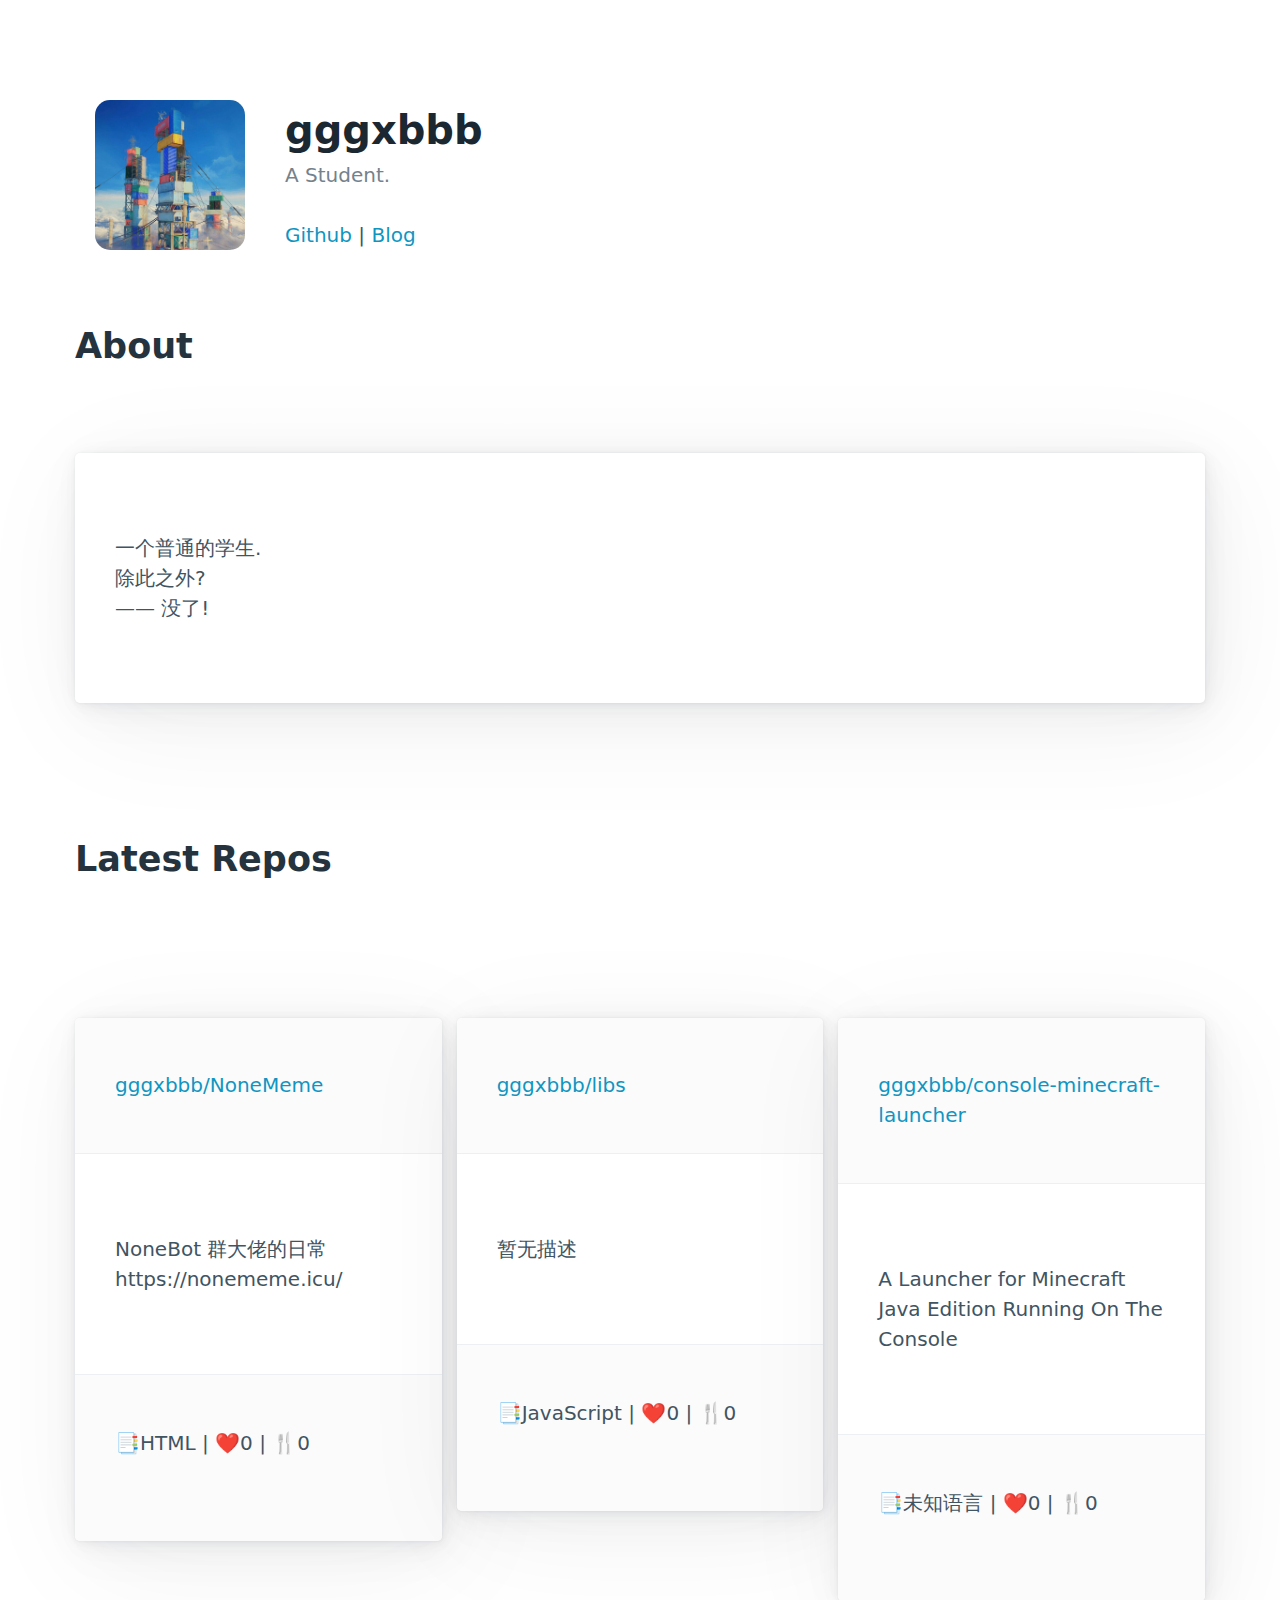
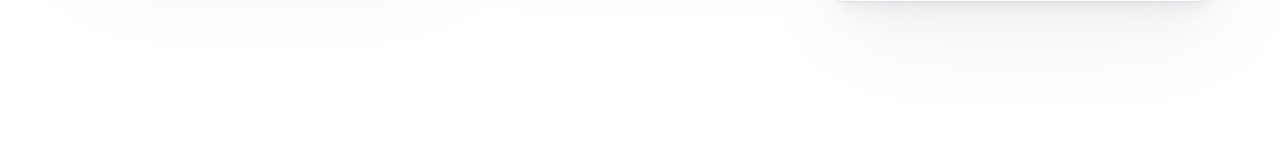
<file: index.html>
<!doctype html>
<html lang="zh">

<head>
  <meta charset="utf-8">
  <meta name="viewport" content="width=device-width, initial-scale=1">
  <link rel="shortcut icon" href="static/gggxbbb.jpg">
  <link rel="stylesheet" href="css/pico/css/pico.min.css">
  <link rel="stylesheet" href="css/main.css">
  <title>gggxbbb</title>
  <script async defer data-website-id="1dbfe4c1-4694-4da5-8f73-a5ab8a2cbc92" src="https://ana.evax.top/umami.js"></script>
</head>

<body>
  <main class="container">

    <div id="head">
      <img src="static/gggxbbb.jpg" alt="gggxbbb" id="avatar" class="head_content">
      <div class="head_content">
        <hgroup>
          <h1>gggxbbb</h1>
          <h2>A Student.</h2>
        </hgroup>
        <div>
          <a href="//github.com/gggxbbb">Github</a> |
          <a href="//evax.top">Blog</a>
        </div>
      </div>
    </div>

    <div id="about">
      <div class="wrap"></div>
      <h2>About</h2>

      <article>
        一个普通的学生. <br />
        除此之外? <br />
        —— 没了! <br />
      </article>
    </div>

    <div id="repo">
      <div class="wrap"></div>
      <h2>Latest Repos</h2>

      <div class="table_grid">
        
        <div class="repo">
          <article>
            <header>
              <a href="https://github.com/gggxbbb/NoneMeme">gggxbbb/NoneMeme</a>
            </header>
            <p>NoneBot 群大佬的日常 https://nonememe.icu/</p>
            <footer>
              <p>
                📑<span>HTML</span> |
                ❤️<span>0</span> |
                🍴<span>0</span>
              </p>
            </footer>
          </article>
        </div>
        
        <div class="repo">
          <article>
            <header>
              <a href="https://github.com/gggxbbb/libs">gggxbbb/libs</a>
            </header>
            <p>暂无描述</p>
            <footer>
              <p>
                📑<span>JavaScript</span> |
                ❤️<span>0</span> |
                🍴<span>0</span>
              </p>
            </footer>
          </article>
        </div>
        
        <div class="repo">
          <article>
            <header>
              <a href="https://github.com/gggxbbb/console-minecraft-launcher">gggxbbb/console-minecraft-launcher</a>
            </header>
            <p>A Launcher for Minecraft Java Edition Running On The Console</p>
            <footer>
              <p>
                📑<span>未知语言</span> |
                ❤️<span>0</span> |
                🍴<span>0</span>
              </p>
            </footer>
          </article>
        </div>
        

      </div>

    </div>

  </main>
</body>

</html>
</file>
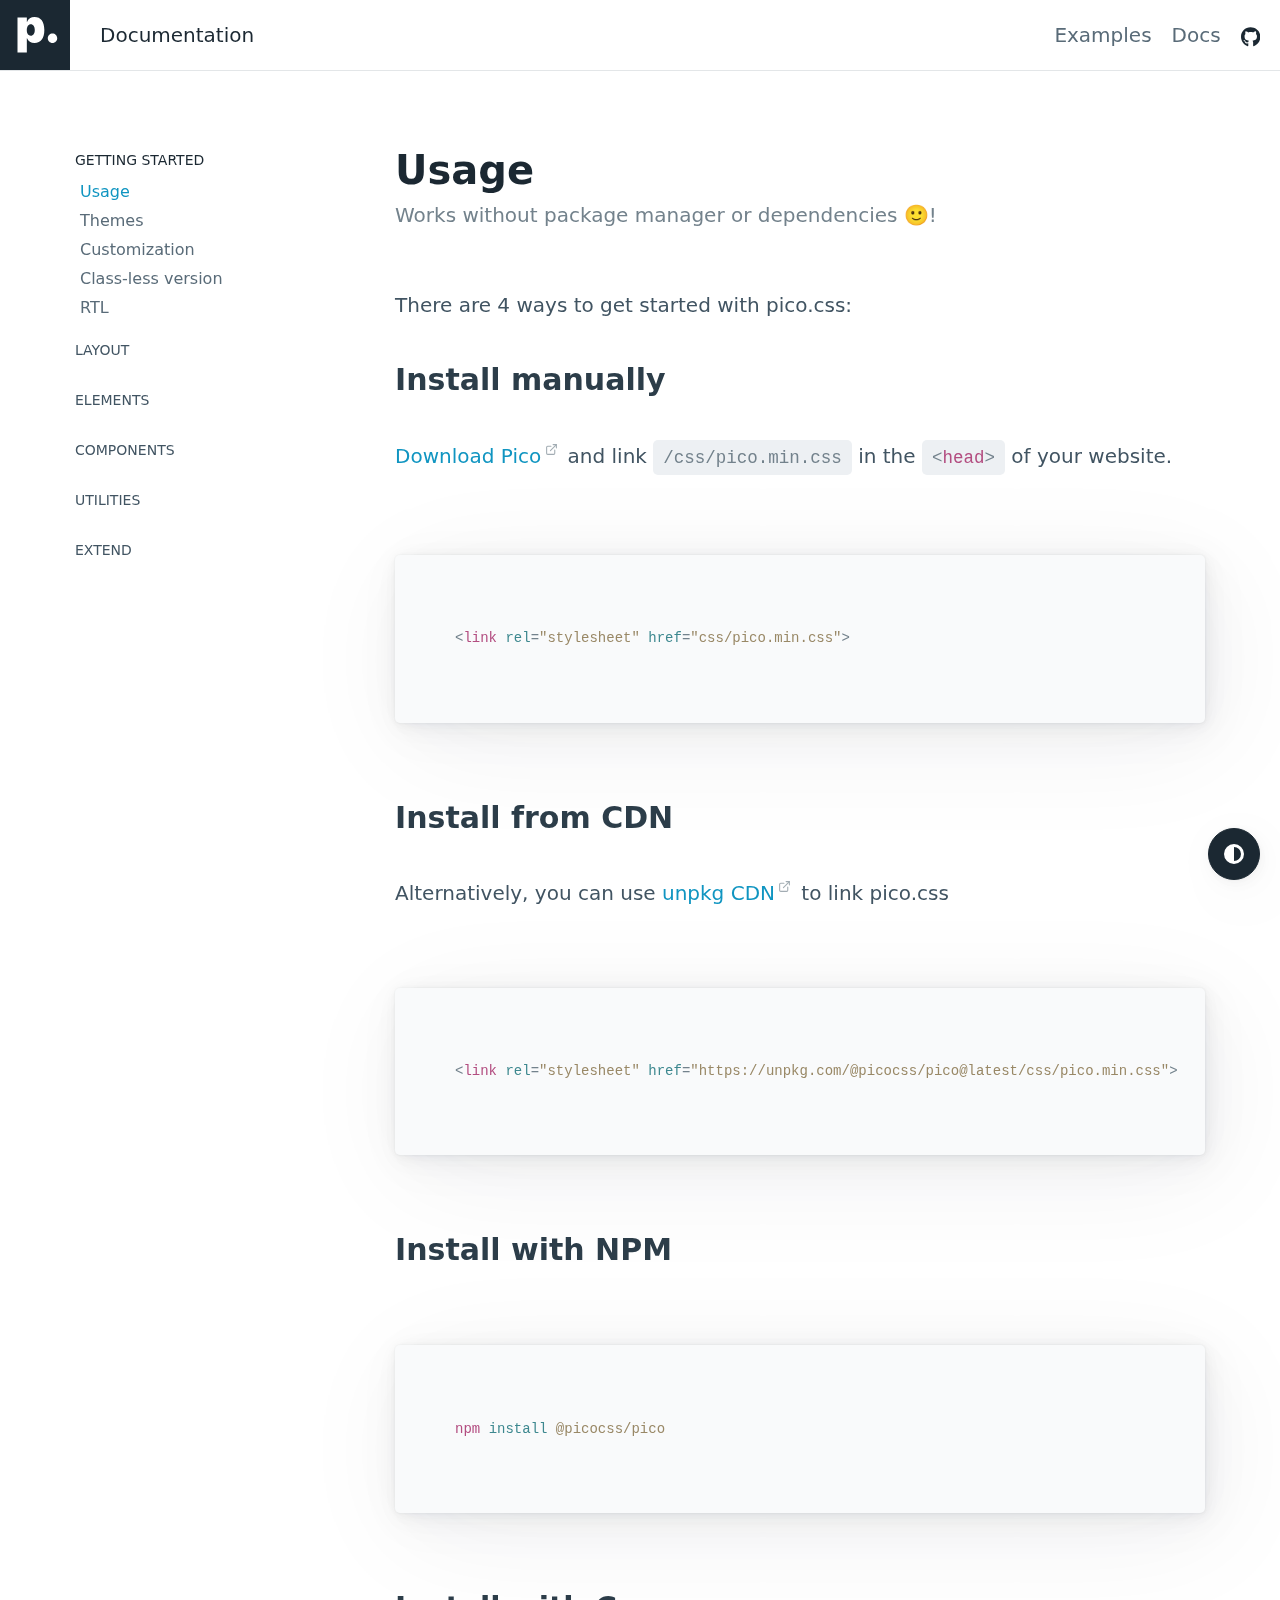
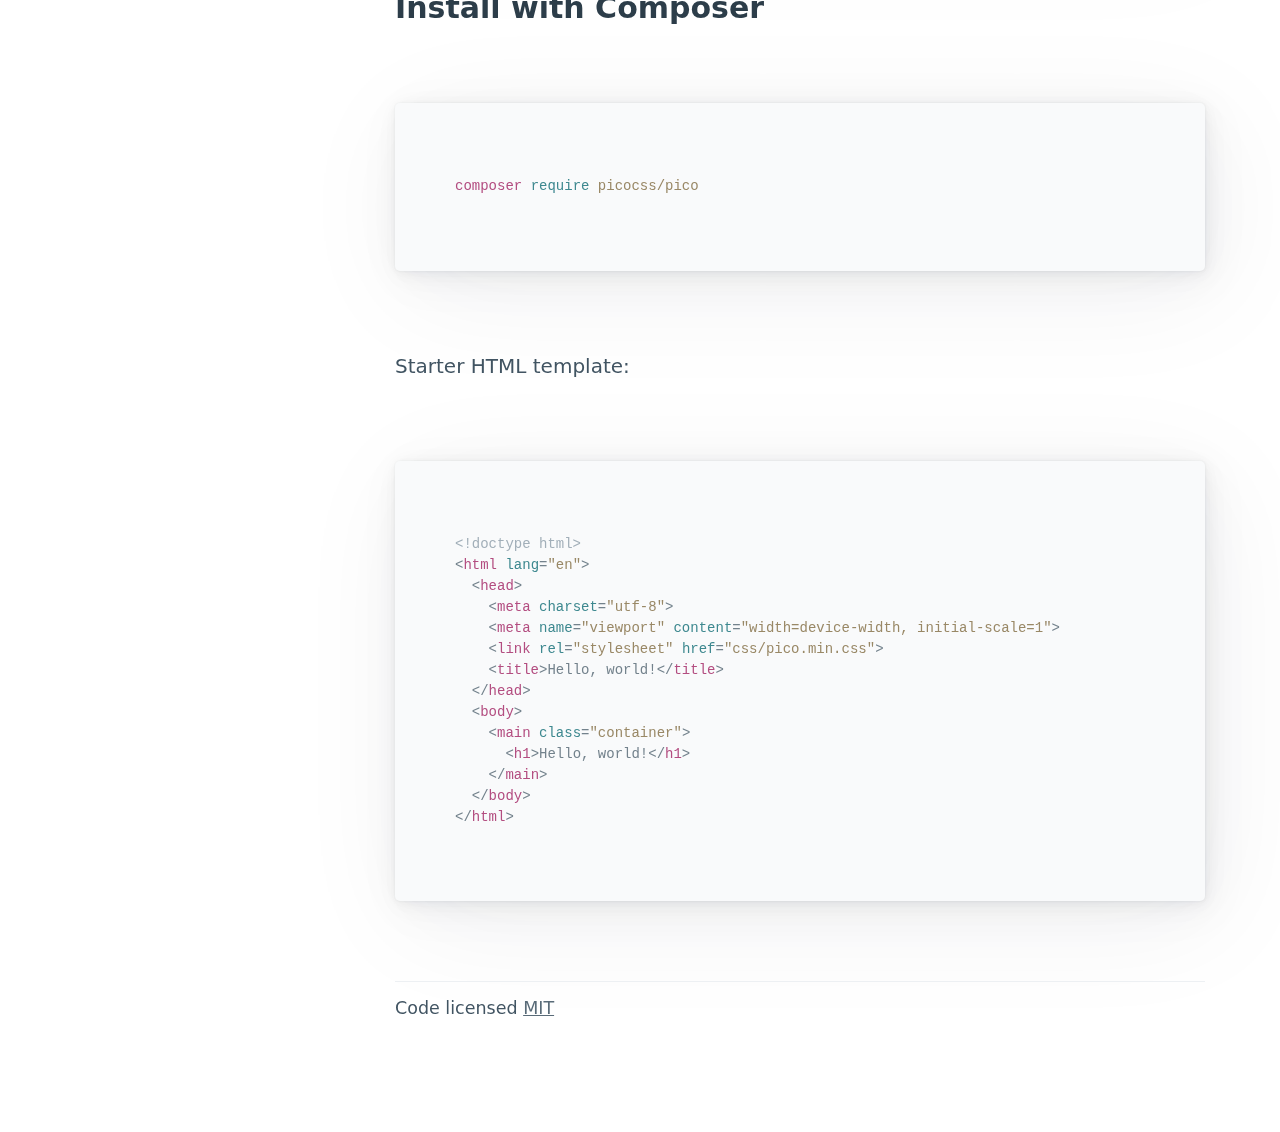
<file: css/pico/docs/index.html>
<!doctype html><html lang="en"><head><meta charset="utf-8"><meta name="viewport" content="width=device-width,initial-scale=1"><title>Documentation • Pico.css</title><meta name="description" content="Pico works without package manager or dependencies! There are 4 ways to get started with pico.css: manually, from a CDN, with NPM, or with Composer."><link rel="shortcut icon" href="https://picocss.com/favicon.ico"><link rel="stylesheet" href="../css/pico.min.css"><link rel="stylesheet" href="css/pico.docs.min.css"><link rel="canonical" href="https://www.picocss.com/docs/"></head><body><nav class="container-fluid"><ul><li><a href="https://picocss.com" aria-label="Back home"><svg aria-hidden="true" focusable="false" role="img" xmlns="http://www.w3.org/2000/svg" viewBox="0 0 1000 1000" height="56px"><path fill="currentColor" d="M633.43 429.23c0 118.38-49.76 184.72-138.87 184.72-53 0-92.04-25.37-108.62-67.32h-2.6v203.12H250V249.7h133.67v64.72h2.28c17.24-43.9 55.3-69.92 107-69.92 90.4 0 140.48 66.02 140.48 184.73zm-136.6 0c0-49.76-22.1-81.96-56.9-81.96s-56.9 32.2-57.24 82.28c.33 50.4 22.1 81.63 57.24 81.63 35.12 0 56.9-31.87 56.9-81.95zM682.5 547.5c0-37.32 30.18-67.5 67.5-67.5s67.5 30.18 67.5 67.5S787.32 615 750 615s-67.5-30.18-67.5-67.5z"/></svg></a></li><li>Documentation</li></ul><ul><li><a href="https://picocss.com#examples" class="secondary">Examples</a></li><li><a href="./" class="secondary">Docs</a></li><li><a href="https://github.com/picocss/pico" class="contrast" aria-label="Pico GitHub repository"><svg aria-hidden="true" focusable="false" role="img" xmlns="http://www.w3.org/2000/svg" viewBox="0 0 496 512" height="16px"><path fill="currentColor" d="M165.9 397.4c0 2-2.3 3.6-5.2 3.6-3.3.3-5.6-1.3-5.6-3.6 0-2 2.3-3.6 5.2-3.6 3-.3 5.6 1.3 5.6 3.6zm-31.1-4.5c-.7 2 1.3 4.3 4.3 4.9 2.6 1 5.6 0 6.2-2s-1.3-4.3-4.3-5.2c-2.6-.7-5.5.3-6.2 2.3zm44.2-1.7c-2.9.7-4.9 2.6-4.6 4.9.3 2 2.9 3.3 5.9 2.6 2.9-.7 4.9-2.6 4.6-4.6-.3-1.9-3-3.2-5.9-2.9zM244.8 8C106.1 8 0 113.3 0 252c0 110.9 69.8 205.8 169.5 239.2 12.8 2.3 17.3-5.6 17.3-12.1 0-6.2-.3-40.4-.3-61.4 0 0-70 15-84.7-29.8 0 0-11.4-29.1-27.8-36.6 0 0-22.9-15.7 1.6-15.4 0 0 24.9 2 38.6 25.8 21.9 38.6 58.6 27.5 72.9 20.9 2.3-16 8.8-27.1 16-33.7-55.9-6.2-112.3-14.3-112.3-110.5 0-27.5 7.6-41.3 23.6-58.9-2.6-6.5-11.1-33.3 2.6-67.9 20.9-6.5 69 27 69 27 20-5.6 41.5-8.5 62.8-8.5s42.8 2.9 62.8 8.5c0 0 48.1-33.6 69-27 13.7 34.7 5.2 61.4 2.6 67.9 16 17.7 25.8 31.5 25.8 58.9 0 96.5-58.9 104.2-114.8 110.5 9.2 7.9 17 22.9 17 46.4 0 33.7-.3 75.4-.3 83.6 0 6.5 4.6 14.4 17.3 12.1C428.2 457.8 496 362.9 496 252 496 113.3 383.5 8 244.8 8zM97.2 352.9c-1.3 1-1 3.3.7 5.2 1.6 1.6 3.9 2.3 5.2 1 1.3-1 1-3.3-.7-5.2-1.6-1.6-3.9-2.3-5.2-1zm-10.8-8.1c-.7 1.3.3 2.9 2.3 3.9 1.6 1 3.6.7 4.3-.7.7-1.3-.3-2.9-2.3-3.9-2-.6-3.6-.3-4.3.7zm32.4 35.6c-1.6 1.3-1 4.3 1.3 6.2 2.3 2.3 5.2 2.6 6.5 1 1.3-1.3.7-4.3-1.3-6.2-2.2-2.3-5.2-2.6-6.5-1zm-11.4-14.7c-1.6 1-1.6 3.6 0 5.9 1.6 2.3 4.3 3.3 5.6 2.3 1.6-1.3 1.6-3.9 0-6.2-1.4-2.3-4-3.3-5.6-2z"></path></svg></a></li></ul></nav><main class="container" id="docs"><aside><nav class="closed-on-mobile"><a href="./" class="secondary" id="toggle-docs-navigation"><svg xmlns="http://www.w3.org/2000/svg" class="expand" fill="currentColor" viewBox="0 0 16 16" height="16px"><title>Expand</title><path fill-rule="evenodd" d="M1 8a.5.5 0 0 1 .5-.5h13a.5.5 0 0 1 0 1h-13A.5.5 0 0 1 1 8zM7.646.146a.5.5 0 0 1 .708 0l2 2a.5.5 0 0 1-.708.708L8.5 1.707V5.5a.5.5 0 0 1-1 0V1.707L6.354 2.854a.5.5 0 1 1-.708-.708l2-2zM8 10a.5.5 0 0 1 .5.5v3.793l1.146-1.147a.5.5 0 0 1 .708.708l-2 2a.5.5 0 0 1-.708 0l-2-2a.5.5 0 0 1 .708-.708L7.5 14.293V10.5A.5.5 0 0 1 8 10z"></path></svg> <svg xmlns="http://www.w3.org/2000/svg" class="collapse" fill="currentColor" viewBox="0 0 16 16" height="16px"><title>Collapse</title><path fill-rule="evenodd" d="M1 8a.5.5 0 0 1 .5-.5h13a.5.5 0 0 1 0 1h-13A.5.5 0 0 1 1 8zm7-8a.5.5 0 0 1 .5.5v3.793l1.146-1.147a.5.5 0 0 1 .708.708l-2 2a.5.5 0 0 1-.708 0l-2-2a.5.5 0 1 1 .708-.708L7.5 4.293V.5A.5.5 0 0 1 8 0zm-.5 11.707l-1.146 1.147a.5.5 0 0 1-.708-.708l2-2a.5.5 0 0 1 .708 0l2 2a.5.5 0 0 1-.708.708L8.5 11.707V15.5a.5.5 0 0 1-1 0v-3.793z"></path></svg> Table of content</a><details><summary>Getting started</summary><ul><li><a href="./" id="start-link" class="secondary">Usage</a></li><li><a href="./themes.html" id="themes-link" class="secondary">Themes</a></li><li><a href="./customization.html" id="customization-link" class="secondary">Customization</a></li><li><a href="./classless.html" id="classless-link" class="secondary">Class-less version</a></li><li><a href="./rtl.html" id="rtl-link" class="secondary">RTL</a></li></ul></details><details><summary>Layout</summary><ul><li><a href="./containers.html" id="containers-link" class="secondary">Containers</a></li><li><a href="./grid.html" id="grid-link" class="secondary">Grid</a></li><li><a href="./scroller.html" id="scroller-link" class="secondary">Horizontal scroller</a></li></ul></details><details><summary>Elements</summary><ul><li><a href="./typography.html" id="typography-link" class="secondary">Typography</a></li><li><a href="./buttons.html" id="buttons-link" class="secondary">Buttons</a></li><li><a href="./forms.html" id="forms-link" class="secondary">Forms</a></li><li><a href="./tables.html" id="tables-link" class="secondary">Tables</a></li></ul></details><details><summary>Components</summary><ul><li><a href="./accordions.html" id="accordions-link" class="secondary">Accordions</a></li><li><a href="./cards.html" id="cards-link" class="secondary">Cards</a></li><li><a href="./dropdowns.html" id="dropdowns-link" class="secondary">Dropdowns</a></li><li><a href="./modal.html" id="modal-link" class="secondary">Modal</a></li><li><a href="./navs.html" id="navs-link" class="secondary">Navs</a></li><li><a href="./progress.html" id="progress-link" class="secondary">Progress</a></li></ul></details><details><summary>Utilities</summary><ul><li><a href="./loading.html" id="loading-link" class="secondary">Loading</a></li><li><a href="./tooltips.html" id="tooltips-link" class="secondary">Tooltips</a></li></ul></details><details><summary>Extend</summary><ul><li><a href="./we-love-classes.html" id="we-love-classes-link" class="secondary">We love .classes</a></li></ul></details></nav><script>const activeLink=document.querySelector("aside a#start-link"),parentAccordion=activeLink.closest("details");activeLink.setAttribute("aria-current","page"),parentAccordion.setAttribute("open","true")</script></aside><div role="document"><section id="start"><hgroup><h1>Usage</h1><h2>Works without package manager or dependencies 🙂!</h2></hgroup><p>There are 4 ways to get started with pico.css:</p><h3>Install manually</h3><p><a href="https://github.com/picocss/pico/archive/refs/heads/master.zip">Download Pico</a> and link <code>/css/pico.min.css</code> in the <code>&lt;<b>head</b>&gt;</code> of your website.</p><pre><code>&lt;<b>link</b> <i>rel</i>=<u>"stylesheet"</u> <i>href</i>=<u>"css/pico.min.css"</u>&gt;</code></pre><h3>Install from CDN</h3><p>Alternatively, you can use <a href="https://unpkg.com/@picocss/pico@latest/">unpkg CDN</a> to link pico.css</p><pre><code>&lt;<b>link</b> <i>rel</i>=<u>"stylesheet"</u> <i>href</i>=<u>"https://unpkg.com/@picocss/pico@latest/css/pico.min.css"</u>&gt;</code></pre><h3>Install with NPM</h3><pre><code><b>npm</b> <i>install</i> <u>@picocss/pico</u></code></pre><h3>Install with Composer</h3><pre><code><b>composer</b> <i>require</i> <u>picocss/pico</u></code></pre><p>Starter HTML template:</p><pre><code><em>&lt;!doctype html&gt;</em>
&lt;<b>html</b> <i>lang</i>=<u>"en"</u>&gt;
  &lt;<b>head</b>&gt;
    &lt;<b>meta</b> <i>charset</i>=<u>"utf-8"</u>&gt;
    &lt;<b>meta</b> <i>name</i>=<u>"viewport"</u> <i>content</i>=<u>"width=device-width, initial-scale=1"</u>&gt;
    &lt;<b>link</b> <i>rel</i>=<u>"stylesheet"</u> <i>href</i>=<u>"css/pico.min.css"</u>&gt;
    &lt;<b>title</b>>Hello, world!&lt;/<b>title</b>&gt;
  &lt;/<b>head</b>&gt;
  &lt;<b>body</b>&gt;
    &lt;<b>main</b> <i>class</i>=<u>"container"</u>&gt;
      &lt;<b>h1</b>&gt;Hello, world!&lt;/<b>h1</b>&gt;
    &lt;/<b>main</b>&gt;
  &lt;/<b>body</b>&gt;
&lt;/<b>html</b>&gt;</code></pre></section><footer><hr><p><small>Code licensed <a href="https://github.com/picocss/pico/blob/master/LICENSE.md" class="secondary">MIT</a></small></p></footer></div></main><script src="js/commons.min.js"></script></body></html>
</file>
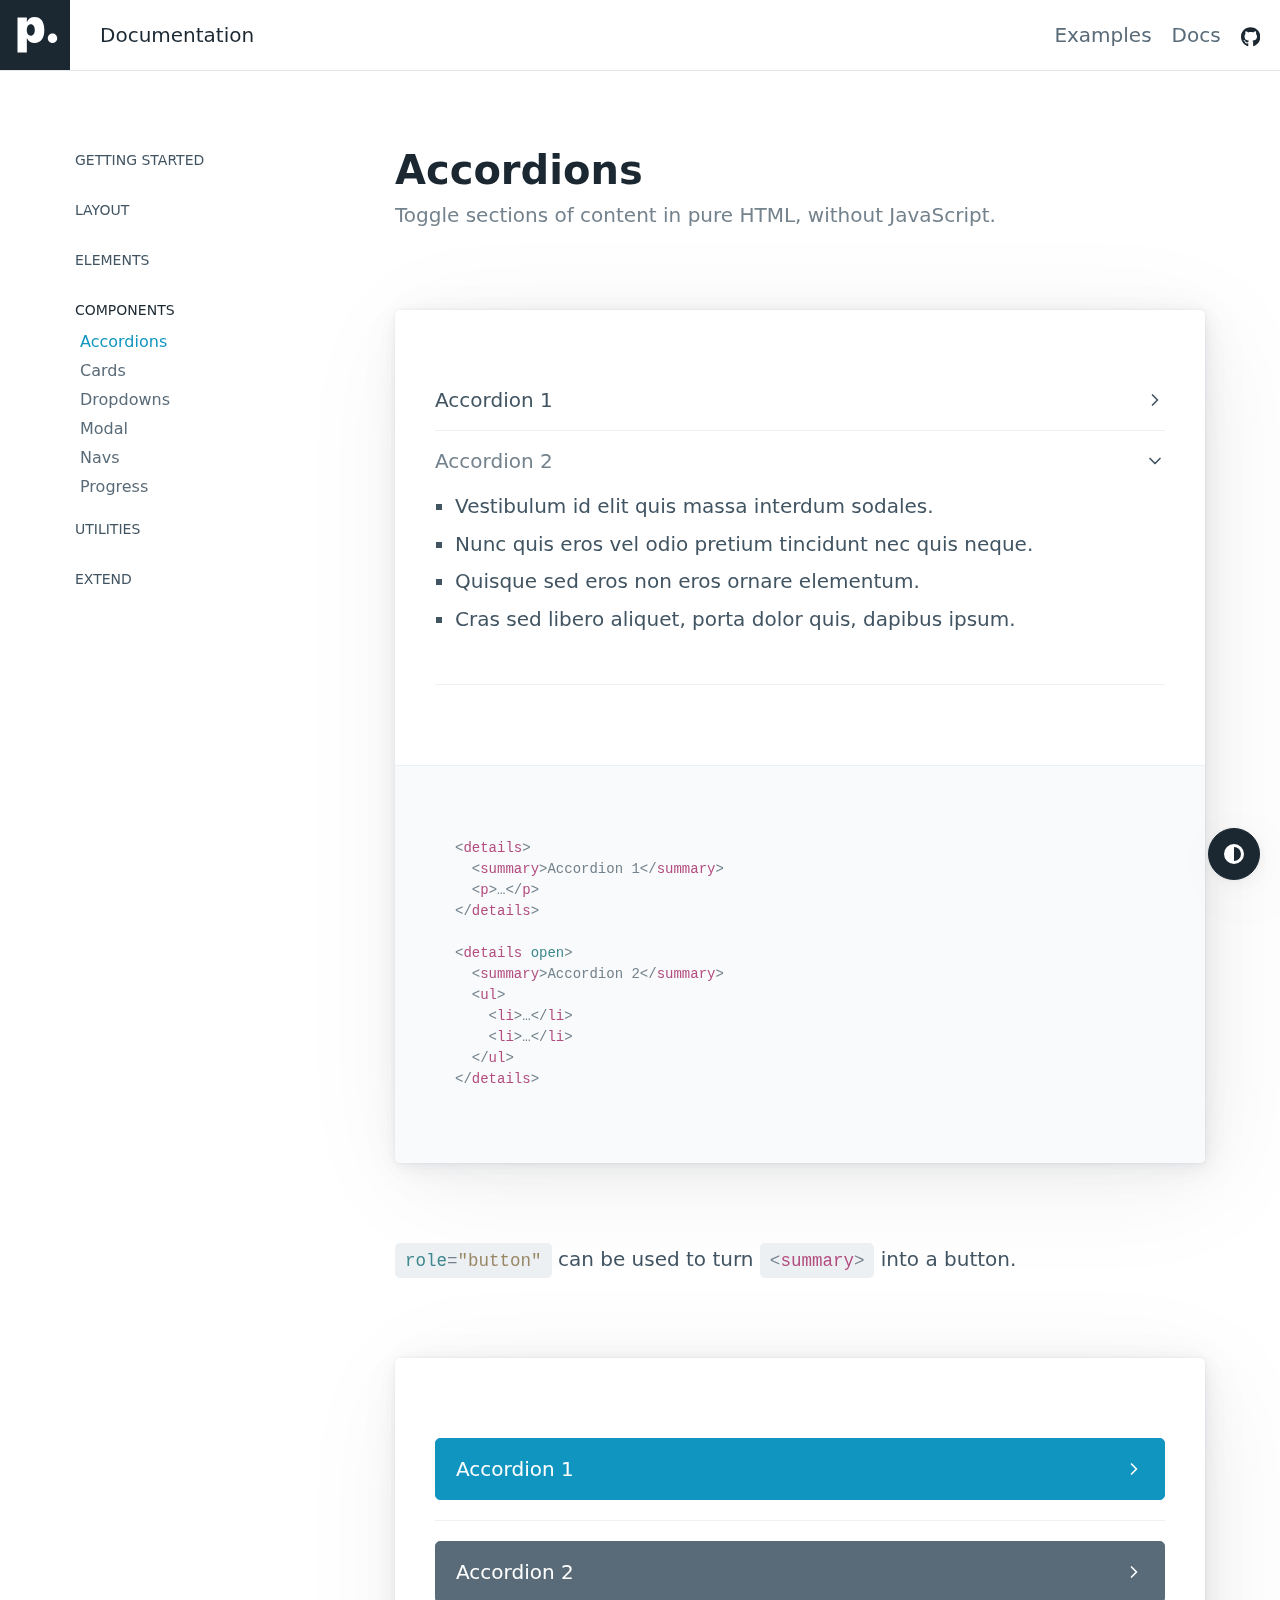
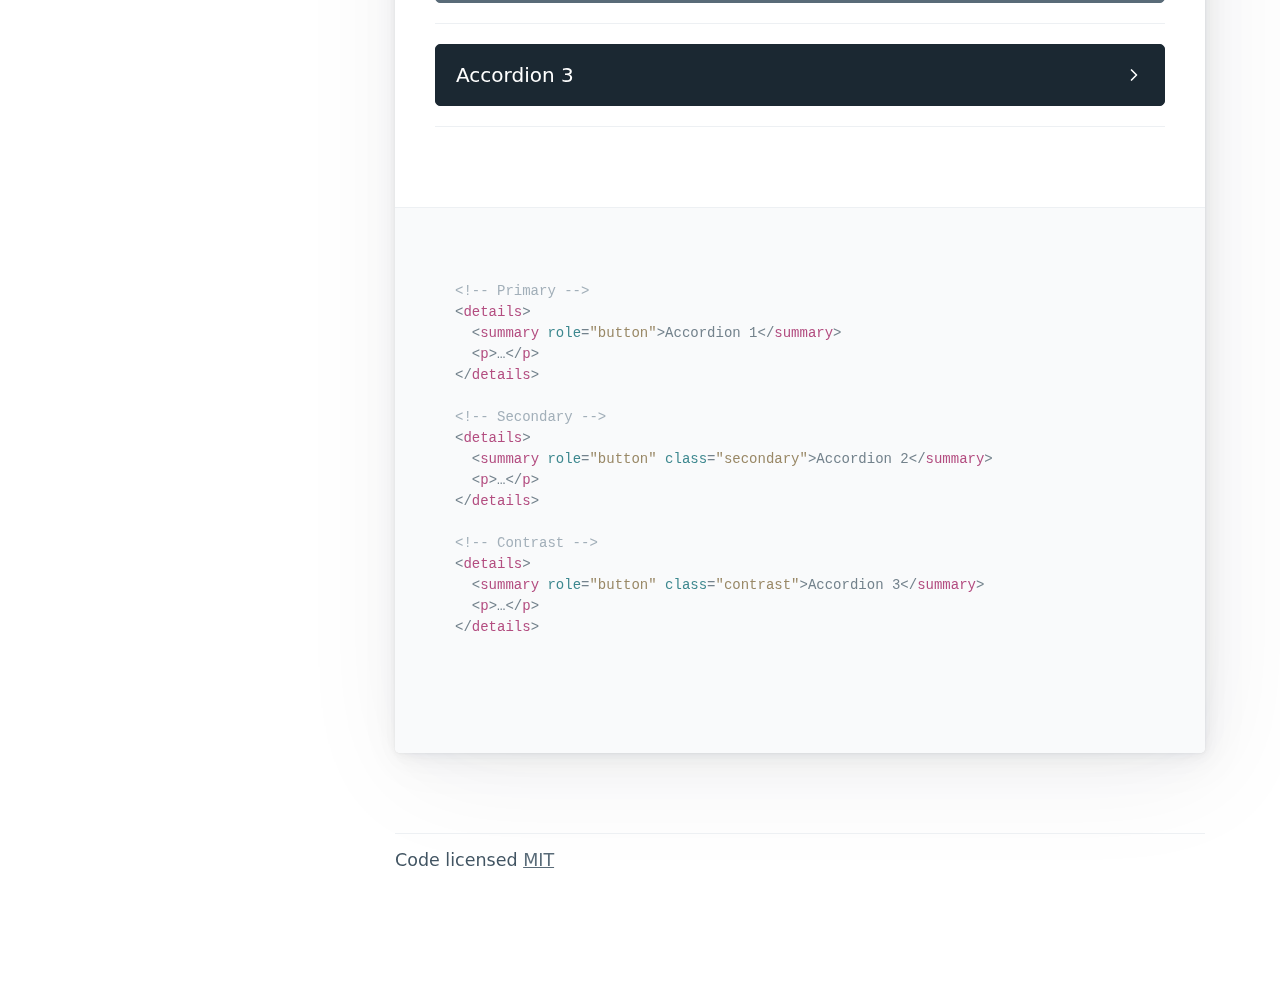
<file: css/pico/docs/accordions.html>
<!doctype html><html lang="en"><head><meta charset="utf-8"><meta name="viewport" content="width=device-width,initial-scale=1"><title>Accordions • Pico.css</title><meta name="description" content="Toggle sections of content in pure HTML, without JavaScript."><link rel="shortcut icon" href="https://picocss.com/favicon.ico"><link rel="stylesheet" href="../css/pico.min.css"><link rel="stylesheet" href="css/pico.docs.min.css"><link rel="canonical" href="https://www.picocss.com/docs/accordions.html"></head><body><nav class="container-fluid"><ul><li><a href="https://picocss.com" aria-label="Back home"><svg aria-hidden="true" focusable="false" role="img" xmlns="http://www.w3.org/2000/svg" viewBox="0 0 1000 1000" height="56px"><path fill="currentColor" d="M633.43 429.23c0 118.38-49.76 184.72-138.87 184.72-53 0-92.04-25.37-108.62-67.32h-2.6v203.12H250V249.7h133.67v64.72h2.28c17.24-43.9 55.3-69.92 107-69.92 90.4 0 140.48 66.02 140.48 184.73zm-136.6 0c0-49.76-22.1-81.96-56.9-81.96s-56.9 32.2-57.24 82.28c.33 50.4 22.1 81.63 57.24 81.63 35.12 0 56.9-31.87 56.9-81.95zM682.5 547.5c0-37.32 30.18-67.5 67.5-67.5s67.5 30.18 67.5 67.5S787.32 615 750 615s-67.5-30.18-67.5-67.5z"/></svg></a></li><li>Documentation</li></ul><ul><li><a href="https://picocss.com#examples" class="secondary">Examples</a></li><li><a href="./" class="secondary">Docs</a></li><li><a href="https://github.com/picocss/pico" class="contrast" aria-label="Pico GitHub repository"><svg aria-hidden="true" focusable="false" role="img" xmlns="http://www.w3.org/2000/svg" viewBox="0 0 496 512" height="16px"><path fill="currentColor" d="M165.9 397.4c0 2-2.3 3.6-5.2 3.6-3.3.3-5.6-1.3-5.6-3.6 0-2 2.3-3.6 5.2-3.6 3-.3 5.6 1.3 5.6 3.6zm-31.1-4.5c-.7 2 1.3 4.3 4.3 4.9 2.6 1 5.6 0 6.2-2s-1.3-4.3-4.3-5.2c-2.6-.7-5.5.3-6.2 2.3zm44.2-1.7c-2.9.7-4.9 2.6-4.6 4.9.3 2 2.9 3.3 5.9 2.6 2.9-.7 4.9-2.6 4.6-4.6-.3-1.9-3-3.2-5.9-2.9zM244.8 8C106.1 8 0 113.3 0 252c0 110.9 69.8 205.8 169.5 239.2 12.8 2.3 17.3-5.6 17.3-12.1 0-6.2-.3-40.4-.3-61.4 0 0-70 15-84.7-29.8 0 0-11.4-29.1-27.8-36.6 0 0-22.9-15.7 1.6-15.4 0 0 24.9 2 38.6 25.8 21.9 38.6 58.6 27.5 72.9 20.9 2.3-16 8.8-27.1 16-33.7-55.9-6.2-112.3-14.3-112.3-110.5 0-27.5 7.6-41.3 23.6-58.9-2.6-6.5-11.1-33.3 2.6-67.9 20.9-6.5 69 27 69 27 20-5.6 41.5-8.5 62.8-8.5s42.8 2.9 62.8 8.5c0 0 48.1-33.6 69-27 13.7 34.7 5.2 61.4 2.6 67.9 16 17.7 25.8 31.5 25.8 58.9 0 96.5-58.9 104.2-114.8 110.5 9.2 7.9 17 22.9 17 46.4 0 33.7-.3 75.4-.3 83.6 0 6.5 4.6 14.4 17.3 12.1C428.2 457.8 496 362.9 496 252 496 113.3 383.5 8 244.8 8zM97.2 352.9c-1.3 1-1 3.3.7 5.2 1.6 1.6 3.9 2.3 5.2 1 1.3-1 1-3.3-.7-5.2-1.6-1.6-3.9-2.3-5.2-1zm-10.8-8.1c-.7 1.3.3 2.9 2.3 3.9 1.6 1 3.6.7 4.3-.7.7-1.3-.3-2.9-2.3-3.9-2-.6-3.6-.3-4.3.7zm32.4 35.6c-1.6 1.3-1 4.3 1.3 6.2 2.3 2.3 5.2 2.6 6.5 1 1.3-1.3.7-4.3-1.3-6.2-2.2-2.3-5.2-2.6-6.5-1zm-11.4-14.7c-1.6 1-1.6 3.6 0 5.9 1.6 2.3 4.3 3.3 5.6 2.3 1.6-1.3 1.6-3.9 0-6.2-1.4-2.3-4-3.3-5.6-2z"></path></svg></a></li></ul></nav><main class="container" id="docs"><aside><nav class="closed-on-mobile"><a href="./" class="secondary" id="toggle-docs-navigation"><svg xmlns="http://www.w3.org/2000/svg" class="expand" fill="currentColor" viewBox="0 0 16 16" height="16px"><title>Expand</title><path fill-rule="evenodd" d="M1 8a.5.5 0 0 1 .5-.5h13a.5.5 0 0 1 0 1h-13A.5.5 0 0 1 1 8zM7.646.146a.5.5 0 0 1 .708 0l2 2a.5.5 0 0 1-.708.708L8.5 1.707V5.5a.5.5 0 0 1-1 0V1.707L6.354 2.854a.5.5 0 1 1-.708-.708l2-2zM8 10a.5.5 0 0 1 .5.5v3.793l1.146-1.147a.5.5 0 0 1 .708.708l-2 2a.5.5 0 0 1-.708 0l-2-2a.5.5 0 0 1 .708-.708L7.5 14.293V10.5A.5.5 0 0 1 8 10z"></path></svg> <svg xmlns="http://www.w3.org/2000/svg" class="collapse" fill="currentColor" viewBox="0 0 16 16" height="16px"><title>Collapse</title><path fill-rule="evenodd" d="M1 8a.5.5 0 0 1 .5-.5h13a.5.5 0 0 1 0 1h-13A.5.5 0 0 1 1 8zm7-8a.5.5 0 0 1 .5.5v3.793l1.146-1.147a.5.5 0 0 1 .708.708l-2 2a.5.5 0 0 1-.708 0l-2-2a.5.5 0 1 1 .708-.708L7.5 4.293V.5A.5.5 0 0 1 8 0zm-.5 11.707l-1.146 1.147a.5.5 0 0 1-.708-.708l2-2a.5.5 0 0 1 .708 0l2 2a.5.5 0 0 1-.708.708L8.5 11.707V15.5a.5.5 0 0 1-1 0v-3.793z"></path></svg> Table of content</a><details><summary>Getting started</summary><ul><li><a href="./" id="start-link" class="secondary">Usage</a></li><li><a href="./themes.html" id="themes-link" class="secondary">Themes</a></li><li><a href="./customization.html" id="customization-link" class="secondary">Customization</a></li><li><a href="./classless.html" id="classless-link" class="secondary">Class-less version</a></li><li><a href="./rtl.html" id="rtl-link" class="secondary">RTL</a></li></ul></details><details><summary>Layout</summary><ul><li><a href="./containers.html" id="containers-link" class="secondary">Containers</a></li><li><a href="./grid.html" id="grid-link" class="secondary">Grid</a></li><li><a href="./scroller.html" id="scroller-link" class="secondary">Horizontal scroller</a></li></ul></details><details><summary>Elements</summary><ul><li><a href="./typography.html" id="typography-link" class="secondary">Typography</a></li><li><a href="./buttons.html" id="buttons-link" class="secondary">Buttons</a></li><li><a href="./forms.html" id="forms-link" class="secondary">Forms</a></li><li><a href="./tables.html" id="tables-link" class="secondary">Tables</a></li></ul></details><details><summary>Components</summary><ul><li><a href="./accordions.html" id="accordions-link" class="secondary">Accordions</a></li><li><a href="./cards.html" id="cards-link" class="secondary">Cards</a></li><li><a href="./dropdowns.html" id="dropdowns-link" class="secondary">Dropdowns</a></li><li><a href="./modal.html" id="modal-link" class="secondary">Modal</a></li><li><a href="./navs.html" id="navs-link" class="secondary">Navs</a></li><li><a href="./progress.html" id="progress-link" class="secondary">Progress</a></li></ul></details><details><summary>Utilities</summary><ul><li><a href="./loading.html" id="loading-link" class="secondary">Loading</a></li><li><a href="./tooltips.html" id="tooltips-link" class="secondary">Tooltips</a></li></ul></details><details><summary>Extend</summary><ul><li><a href="./we-love-classes.html" id="we-love-classes-link" class="secondary">We love .classes</a></li></ul></details></nav><script>const activeLink=document.querySelector("aside a#accordions-link"),parentAccordion=activeLink.closest("details");activeLink.setAttribute("aria-current","page"),parentAccordion.setAttribute("open","true")</script></aside><div role="document"><section id="accordions"><hgroup><h1>Accordions</h1><h2>Toggle sections of content in pure HTML, without JavaScript.</h2></hgroup><article aria-label="Accordions examples"><details><summary>Accordion 1</summary><p>Lorem ipsum dolor sit amet, consectetur adipiscing elit. Pellentesque urna diam, tincidunt nec porta sed, auctor id velit. Etiam venenatis nisl ut orci consequat, vitae tempus quam commodo. Nulla non mauris ipsum. Aliquam eu posuere orci. Nulla convallis lectus rutrum quam hendrerit, in facilisis elit sollicitudin. Mauris pulvinar pulvinar mi, dictum tristique elit auctor quis. Maecenas ac ipsum ultrices, porta turpis sit amet, congue turpis.</p></details><details open><summary>Accordion 2</summary><ul><li>Vestibulum id elit quis massa interdum sodales.</li><li>Nunc quis eros vel odio pretium tincidunt nec quis neque.</li><li>Quisque sed eros non eros ornare elementum.</li><li>Cras sed libero aliquet, porta dolor quis, dapibus ipsum.</li></ul></details><footer class="code"><pre><code>&lt;<b>details</b>&gt;
  &lt;<b>summary</b>&gt;Accordion 1&lt;/<b>summary</b>&gt;
  &lt;<b>p</b>&gt;…&lt;/<b>p</b>&gt;
&lt;/<b>details</b>&gt;

&lt;<b>details</b> <i>open</i>&gt;
  &lt;<b>summary</b>&gt;Accordion 2&lt;/<b>summary</b>&gt;
  &lt;<b>ul</b>&gt;
    &lt;<b>li</b>&gt;…&lt;/<b>li</b>&gt;
    &lt;<b>li</b>&gt;…&lt;/<b>li</b>&gt;
  &lt;/<b>ul</b>&gt;
&lt;/<b>details</b>&gt;</code></pre></footer></article><p><code><i>role</i>=<u>"button"</u></code> can be used to turn <code>&lt;<b>summary</b>&gt;</code> into a button.</p><article aria-label="Accordions buttons examples"><details><summary role="button">Accordion 1</summary><p>Aenean vestibulum nunc at libero congue, eu pretium nulla viverra. Fusce sed ex at est egestas vehicula. Integer sit amet lectus mi. Duis ut viverra mauris, at laoreet enim.</p></details><details><summary role="button" class="secondary">Accordion 2</summary><p>Quisque porta dictum ipsum nec vestibulum. Suspendisse non mi ac tellus scelerisque egestas. Sed vel nisi laoreet, rhoncus urna quis, luctus risus. Donec vitae molestie felis.</p></details><details><summary role="button" class="contrast">Accordion 3</summary><p>Praesent quam ipsum, condimentum non augue at, porttitor interdum tellus. Curabitur ultrices consectetur leo, a placerat mauris malesuada et. In quis varius risus.</p></details><footer class="code"><pre><code><em>&lt;!-- Primary --&gt;</em>
&lt;<b>details</b>&gt;
  &lt;<b>summary</b> <i>role</i>=<u>"button"</u>&gt;Accordion 1&lt;/<b>summary</b>&gt;
  &lt;<b>p</b>&gt;…&lt;/<b>p</b>&gt;
&lt;/<b>details</b>&gt;

<em>&lt;!-- Secondary --&gt;</em>
&lt;<b>details</b>&gt;
  &lt;<b>summary</b> <i>role</i>=<u>"button"</u> <i>class</i>=<u>"secondary"</u>&gt;Accordion 2&lt;/<b>summary</b>&gt;
  &lt;<b>p</b>&gt;…&lt;/<b>p</b>&gt;
&lt;/<b>details</b>&gt;

<em>&lt;!-- Contrast --&gt;</em>
&lt;<b>details</b>&gt;
  &lt;<b>summary</b> <i>role</i>=<u>"button"</u> <i>class</i>=<u>"contrast"</u>&gt;Accordion 3&lt;/<b>summary</b>&gt;
  &lt;<b>p</b>&gt;…&lt;/<b>p</b>&gt;
&lt;/<b>details</b>&gt;

            </code></pre></footer></article></section><footer><hr><p><small>Code licensed <a href="https://github.com/picocss/pico/blob/master/LICENSE.md" class="secondary">MIT</a></small></p></footer></div></main><script src="js/commons.min.js"></script></body></html>
</file>
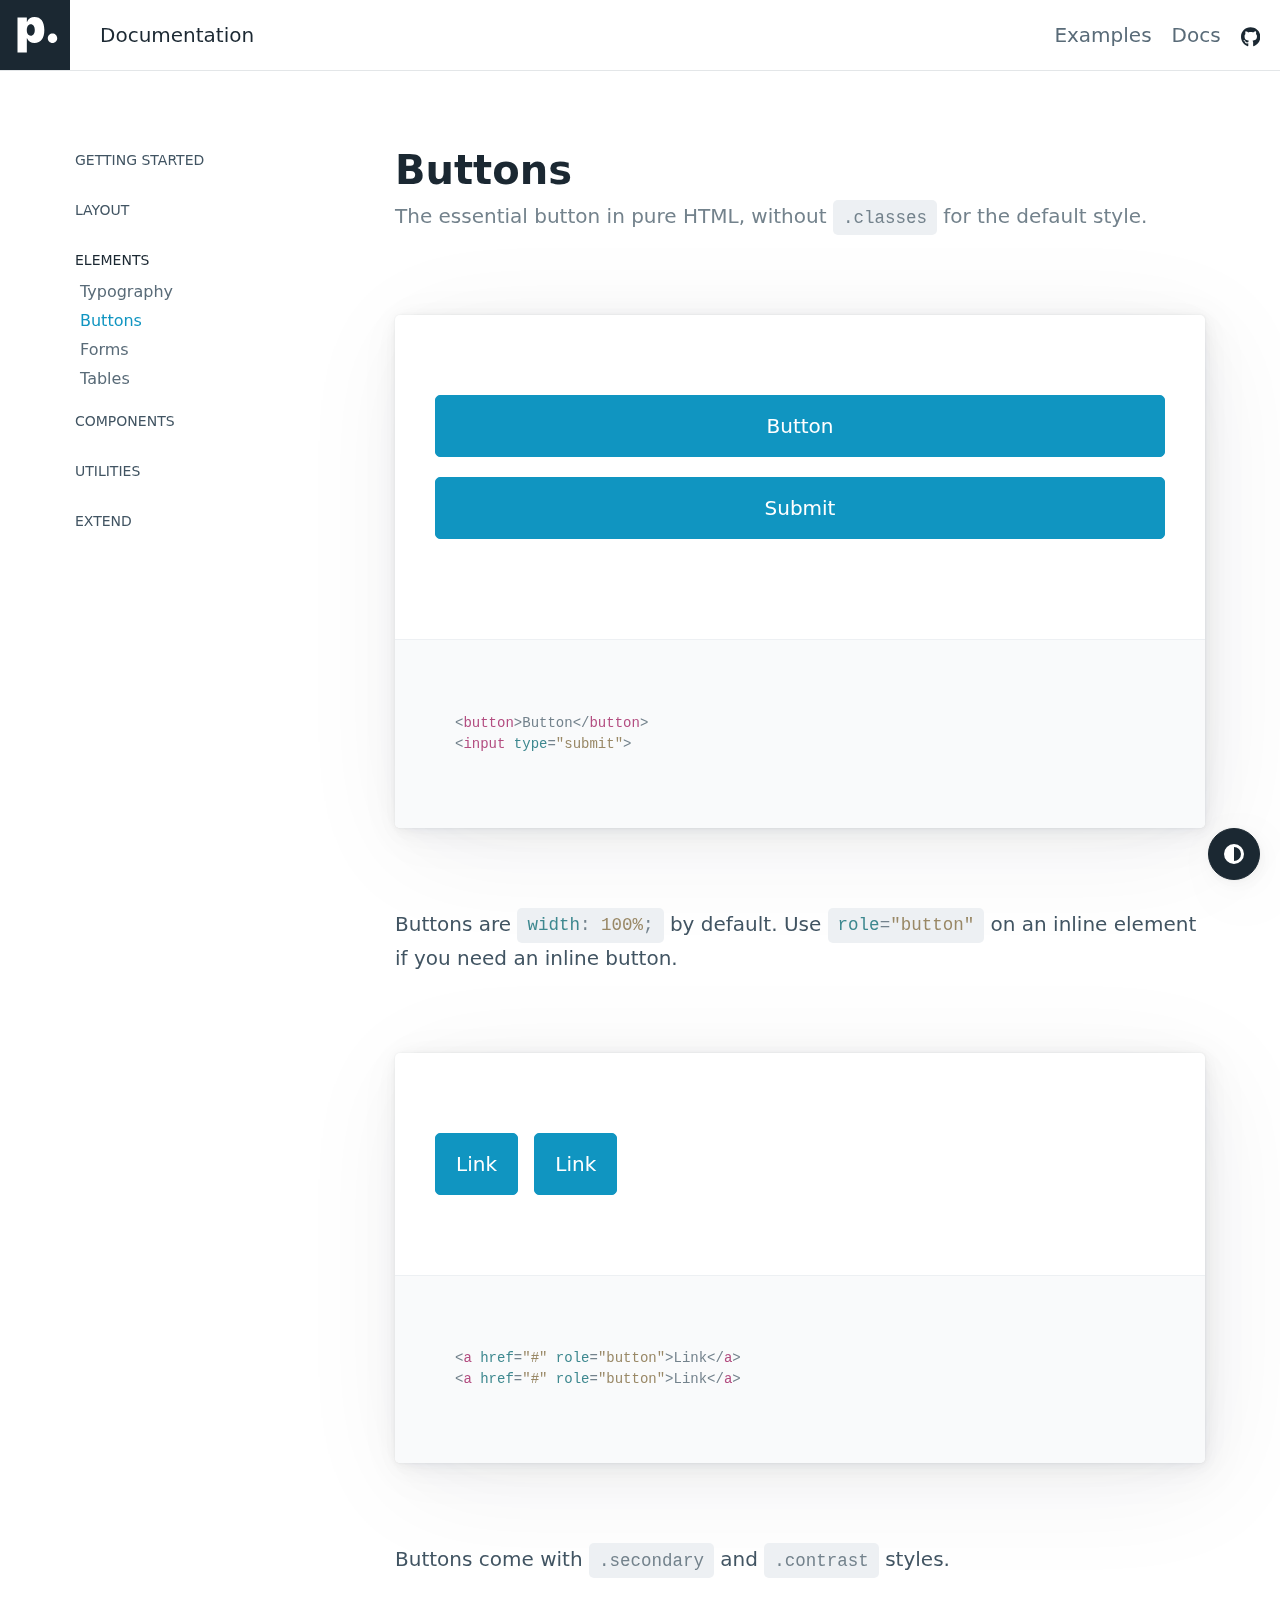
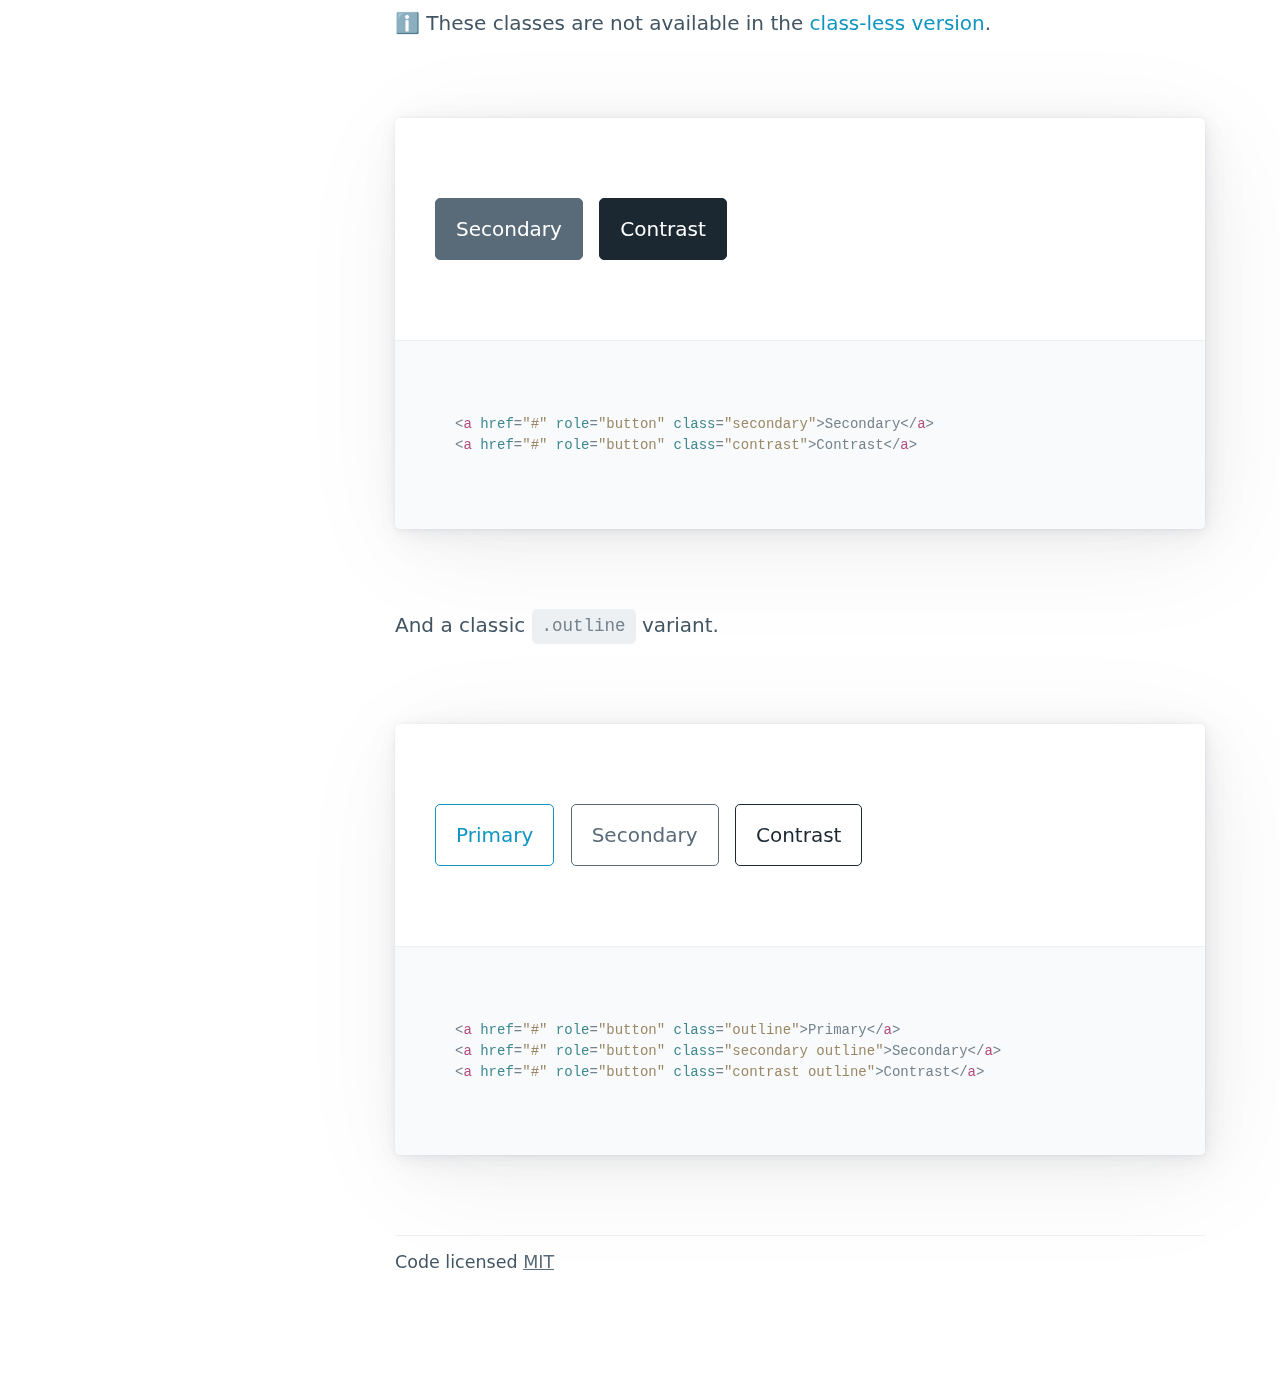
<file: css/pico/docs/buttons.html>
<!doctype html><html lang="en"><head><meta charset="utf-8"><meta name="viewport" content="width=device-width,initial-scale=1"><title>Buttons • Pico.css</title><meta name="description" content="The essential button in pure HTML, without .classes for the default style."><link rel="shortcut icon" href="https://picocss.com/favicon.ico"><link rel="stylesheet" href="../css/pico.min.css"><link rel="stylesheet" href="css/pico.docs.min.css"><link rel="canonical" href="https://www.picocss.com/docs/buttons.html"></head><body><nav class="container-fluid"><ul><li><a href="https://picocss.com" aria-label="Back home"><svg aria-hidden="true" focusable="false" role="img" xmlns="http://www.w3.org/2000/svg" viewBox="0 0 1000 1000" height="56px"><path fill="currentColor" d="M633.43 429.23c0 118.38-49.76 184.72-138.87 184.72-53 0-92.04-25.37-108.62-67.32h-2.6v203.12H250V249.7h133.67v64.72h2.28c17.24-43.9 55.3-69.92 107-69.92 90.4 0 140.48 66.02 140.48 184.73zm-136.6 0c0-49.76-22.1-81.96-56.9-81.96s-56.9 32.2-57.24 82.28c.33 50.4 22.1 81.63 57.24 81.63 35.12 0 56.9-31.87 56.9-81.95zM682.5 547.5c0-37.32 30.18-67.5 67.5-67.5s67.5 30.18 67.5 67.5S787.32 615 750 615s-67.5-30.18-67.5-67.5z"/></svg></a></li><li>Documentation</li></ul><ul><li><a href="https://picocss.com#examples" class="secondary">Examples</a></li><li><a href="./" class="secondary">Docs</a></li><li><a href="https://github.com/picocss/pico" class="contrast" aria-label="Pico GitHub repository"><svg aria-hidden="true" focusable="false" role="img" xmlns="http://www.w3.org/2000/svg" viewBox="0 0 496 512" height="16px"><path fill="currentColor" d="M165.9 397.4c0 2-2.3 3.6-5.2 3.6-3.3.3-5.6-1.3-5.6-3.6 0-2 2.3-3.6 5.2-3.6 3-.3 5.6 1.3 5.6 3.6zm-31.1-4.5c-.7 2 1.3 4.3 4.3 4.9 2.6 1 5.6 0 6.2-2s-1.3-4.3-4.3-5.2c-2.6-.7-5.5.3-6.2 2.3zm44.2-1.7c-2.9.7-4.9 2.6-4.6 4.9.3 2 2.9 3.3 5.9 2.6 2.9-.7 4.9-2.6 4.6-4.6-.3-1.9-3-3.2-5.9-2.9zM244.8 8C106.1 8 0 113.3 0 252c0 110.9 69.8 205.8 169.5 239.2 12.8 2.3 17.3-5.6 17.3-12.1 0-6.2-.3-40.4-.3-61.4 0 0-70 15-84.7-29.8 0 0-11.4-29.1-27.8-36.6 0 0-22.9-15.7 1.6-15.4 0 0 24.9 2 38.6 25.8 21.9 38.6 58.6 27.5 72.9 20.9 2.3-16 8.8-27.1 16-33.7-55.9-6.2-112.3-14.3-112.3-110.5 0-27.5 7.6-41.3 23.6-58.9-2.6-6.5-11.1-33.3 2.6-67.9 20.9-6.5 69 27 69 27 20-5.6 41.5-8.5 62.8-8.5s42.8 2.9 62.8 8.5c0 0 48.1-33.6 69-27 13.7 34.7 5.2 61.4 2.6 67.9 16 17.7 25.8 31.5 25.8 58.9 0 96.5-58.9 104.2-114.8 110.5 9.2 7.9 17 22.9 17 46.4 0 33.7-.3 75.4-.3 83.6 0 6.5 4.6 14.4 17.3 12.1C428.2 457.8 496 362.9 496 252 496 113.3 383.5 8 244.8 8zM97.2 352.9c-1.3 1-1 3.3.7 5.2 1.6 1.6 3.9 2.3 5.2 1 1.3-1 1-3.3-.7-5.2-1.6-1.6-3.9-2.3-5.2-1zm-10.8-8.1c-.7 1.3.3 2.9 2.3 3.9 1.6 1 3.6.7 4.3-.7.7-1.3-.3-2.9-2.3-3.9-2-.6-3.6-.3-4.3.7zm32.4 35.6c-1.6 1.3-1 4.3 1.3 6.2 2.3 2.3 5.2 2.6 6.5 1 1.3-1.3.7-4.3-1.3-6.2-2.2-2.3-5.2-2.6-6.5-1zm-11.4-14.7c-1.6 1-1.6 3.6 0 5.9 1.6 2.3 4.3 3.3 5.6 2.3 1.6-1.3 1.6-3.9 0-6.2-1.4-2.3-4-3.3-5.6-2z"></path></svg></a></li></ul></nav><main class="container" id="docs"><aside><nav class="closed-on-mobile"><a href="./" class="secondary" id="toggle-docs-navigation"><svg xmlns="http://www.w3.org/2000/svg" class="expand" fill="currentColor" viewBox="0 0 16 16" height="16px"><title>Expand</title><path fill-rule="evenodd" d="M1 8a.5.5 0 0 1 .5-.5h13a.5.5 0 0 1 0 1h-13A.5.5 0 0 1 1 8zM7.646.146a.5.5 0 0 1 .708 0l2 2a.5.5 0 0 1-.708.708L8.5 1.707V5.5a.5.5 0 0 1-1 0V1.707L6.354 2.854a.5.5 0 1 1-.708-.708l2-2zM8 10a.5.5 0 0 1 .5.5v3.793l1.146-1.147a.5.5 0 0 1 .708.708l-2 2a.5.5 0 0 1-.708 0l-2-2a.5.5 0 0 1 .708-.708L7.5 14.293V10.5A.5.5 0 0 1 8 10z"></path></svg> <svg xmlns="http://www.w3.org/2000/svg" class="collapse" fill="currentColor" viewBox="0 0 16 16" height="16px"><title>Collapse</title><path fill-rule="evenodd" d="M1 8a.5.5 0 0 1 .5-.5h13a.5.5 0 0 1 0 1h-13A.5.5 0 0 1 1 8zm7-8a.5.5 0 0 1 .5.5v3.793l1.146-1.147a.5.5 0 0 1 .708.708l-2 2a.5.5 0 0 1-.708 0l-2-2a.5.5 0 1 1 .708-.708L7.5 4.293V.5A.5.5 0 0 1 8 0zm-.5 11.707l-1.146 1.147a.5.5 0 0 1-.708-.708l2-2a.5.5 0 0 1 .708 0l2 2a.5.5 0 0 1-.708.708L8.5 11.707V15.5a.5.5 0 0 1-1 0v-3.793z"></path></svg> Table of content</a><details><summary>Getting started</summary><ul><li><a href="./" id="start-link" class="secondary">Usage</a></li><li><a href="./themes.html" id="themes-link" class="secondary">Themes</a></li><li><a href="./customization.html" id="customization-link" class="secondary">Customization</a></li><li><a href="./classless.html" id="classless-link" class="secondary">Class-less version</a></li><li><a href="./rtl.html" id="rtl-link" class="secondary">RTL</a></li></ul></details><details><summary>Layout</summary><ul><li><a href="./containers.html" id="containers-link" class="secondary">Containers</a></li><li><a href="./grid.html" id="grid-link" class="secondary">Grid</a></li><li><a href="./scroller.html" id="scroller-link" class="secondary">Horizontal scroller</a></li></ul></details><details><summary>Elements</summary><ul><li><a href="./typography.html" id="typography-link" class="secondary">Typography</a></li><li><a href="./buttons.html" id="buttons-link" class="secondary">Buttons</a></li><li><a href="./forms.html" id="forms-link" class="secondary">Forms</a></li><li><a href="./tables.html" id="tables-link" class="secondary">Tables</a></li></ul></details><details><summary>Components</summary><ul><li><a href="./accordions.html" id="accordions-link" class="secondary">Accordions</a></li><li><a href="./cards.html" id="cards-link" class="secondary">Cards</a></li><li><a href="./dropdowns.html" id="dropdowns-link" class="secondary">Dropdowns</a></li><li><a href="./modal.html" id="modal-link" class="secondary">Modal</a></li><li><a href="./navs.html" id="navs-link" class="secondary">Navs</a></li><li><a href="./progress.html" id="progress-link" class="secondary">Progress</a></li></ul></details><details><summary>Utilities</summary><ul><li><a href="./loading.html" id="loading-link" class="secondary">Loading</a></li><li><a href="./tooltips.html" id="tooltips-link" class="secondary">Tooltips</a></li></ul></details><details><summary>Extend</summary><ul><li><a href="./we-love-classes.html" id="we-love-classes-link" class="secondary">We love .classes</a></li></ul></details></nav><script>const activeLink=document.querySelector("aside a#buttons-link"),parentAccordion=activeLink.closest("details");activeLink.setAttribute("aria-current","page"),parentAccordion.setAttribute("open","true")</script></aside><div role="document"><section id="buttons"><hgroup><h1>Buttons</h1><h2>The essential button in pure HTML, without <code>.classes</code> for the default style.</h2></hgroup><article aria-label="Button example"><button aria-label="Button">Button</button> <input type="submit"><footer class="code"><pre><code>&lt;<b>button</b>&gt;Button&lt;/<b>button</b>&gt;
&lt;<b>input</b> <i>type</i>=<u>"submit"</u>&gt;</code></pre></footer></article><p>Buttons are <code><i>width</i>: <u>100%</u>;</code> by default. Use <code><i>role</i>=<u>"button"</u></code> on an inline element if you need an inline button.</p><article aria-label="Inline buttons examples"><a href="#" onclick="event.preventDefault()" role="button">Link</a> <a href="#" onclick="event.preventDefault()" role="button">Link</a><footer class="code"><pre><code>&lt;<b>a</b> <i>href</i>=<u>"#"</u> <i>role</i>=<u>"button"</u>&gt;Link&lt;/<b>a</b>&gt;
&lt;<b>a</b> <i>href</i>=<u>"#"</u> <i>role</i>=<u>"button"</u>&gt;Link&lt;/<b>a</b>&gt;</code></pre></footer></article><p>Buttons come with <code>.secondary</code> and <code>.contrast</code> styles.</p><p>ℹ️&nbsp;These classes are not available in the <a href="classless.html">class-less version</a>.</p><article aria-label="Buttons styles examples"><a href="#" onclick="event.preventDefault()" role="button" class="secondary">Secondary</a> <a href="#" onclick="event.preventDefault()" role="button" class="contrast">Contrast</a><footer class="code"><pre><code>&lt;<b>a</b> <i>href</i>=<u>"#"</u> <i>role</i>=<u>"button"</u> <i>class</i>=<u>"secondary"</u>&gt;Secondary&lt;/<b>a</b>&gt;
&lt;<b>a</b> <i>href</i>=<u>"#"</u> <i>role</i>=<u>"button"</u> <i>class</i>=<u>"contrast"</u>&gt;Contrast&lt;/<b>a</b>&gt;</code></pre></footer></article><p>And a classic <code>.outline</code> variant.</p><article aria-label="Outline style examples"><a href="#" onclick="event.preventDefault()" role="button" class="outline">Primary</a> <a href="#" onclick="event.preventDefault()" role="button" class="secondary outline">Secondary</a> <a href="#" onclick="event.preventDefault()" role="button" class="contrast outline">Contrast</a><footer class="code"><pre><code>&lt;<b>a</b> <i>href</i>=<u>"#"</u> <i>role</i>=<u>"button"</u> <i>class</i>=<u>"outline"</u>&gt;Primary&lt;/<b>a</b>&gt;
&lt;<b>a</b> <i>href</i>=<u>"#"</u> <i>role</i>=<u>"button"</u> <i>class</i>=<u>"secondary outline"</u>&gt;Secondary&lt;/<b>a</b>&gt;
&lt;<b>a</b> <i>href</i>=<u>"#"</u> <i>role</i>=<u>"button"</u> <i>class</i>=<u>"contrast outline"</u>&gt;Contrast&lt;/<b>a</b>&gt;</code></pre></footer></article></section><footer><hr><p><small>Code licensed <a href="https://github.com/picocss/pico/blob/master/LICENSE.md" class="secondary">MIT</a></small></p></footer></div></main><script src="js/commons.min.js"></script></body></html>
</file>
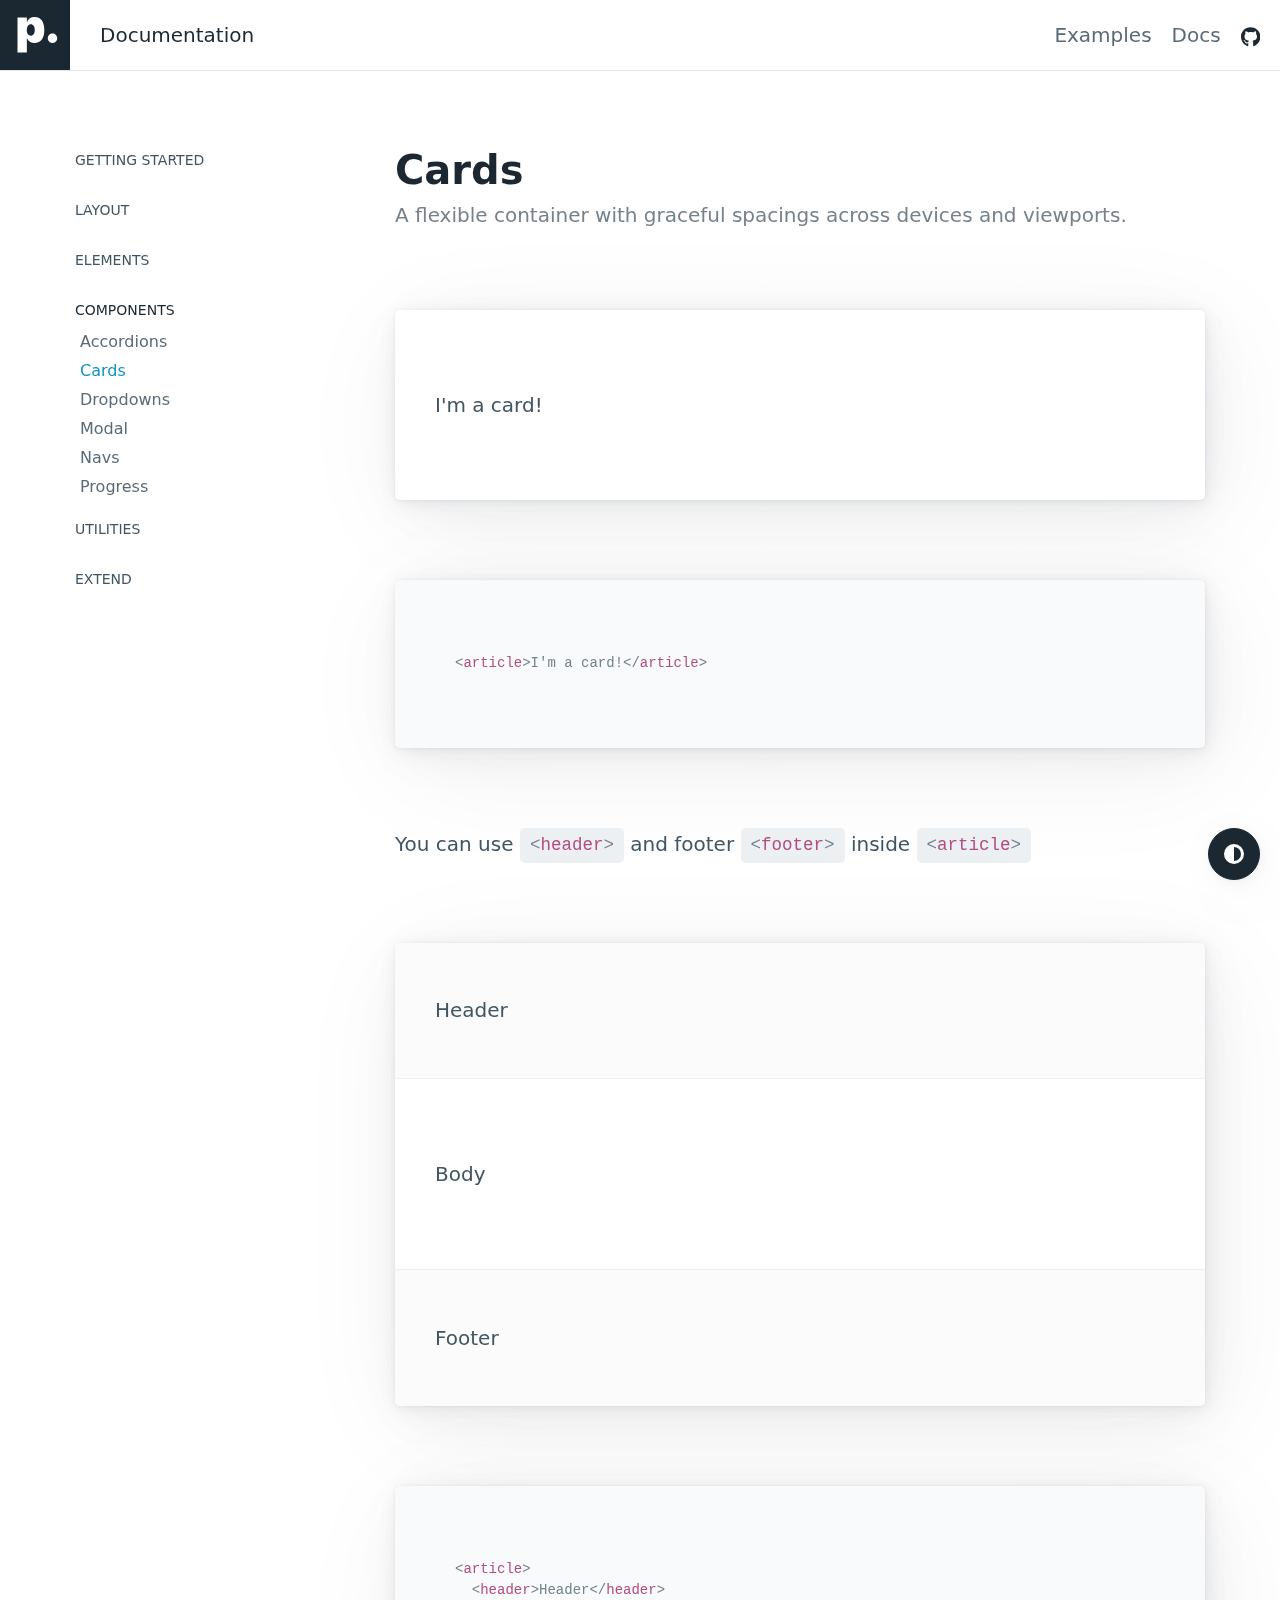
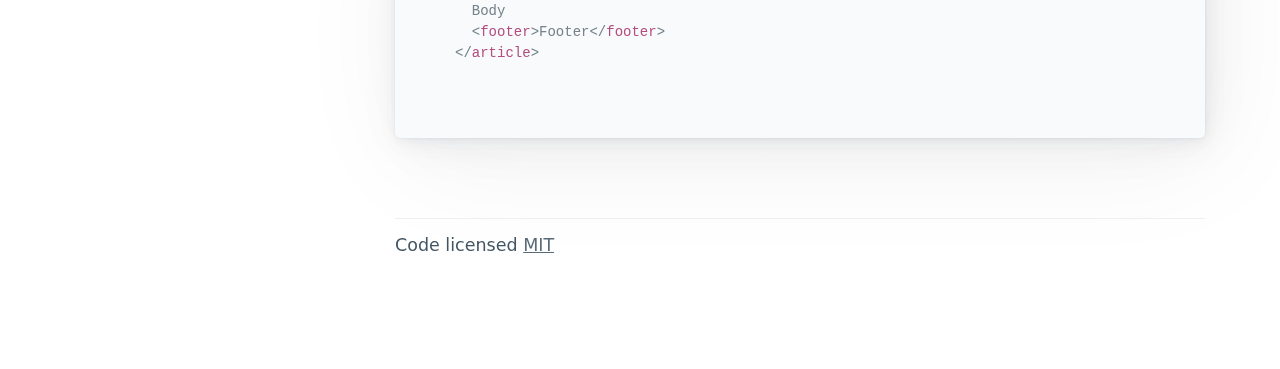
<file: css/pico/docs/cards.html>
<!doctype html><html lang="en"><head><meta charset="utf-8"><meta name="viewport" content="width=device-width,initial-scale=1"><title>Cards • Pico.css</title><meta name="description" content="A flexible container with graceful spacings across devices and viewports."><link rel="shortcut icon" href="https://picocss.com/favicon.ico"><link rel="stylesheet" href="../css/pico.min.css"><link rel="stylesheet" href="css/pico.docs.min.css"><link rel="canonical" href="https://www.picocss.com/docs/cards.html"></head><body><nav class="container-fluid"><ul><li><a href="https://picocss.com" aria-label="Back home"><svg aria-hidden="true" focusable="false" role="img" xmlns="http://www.w3.org/2000/svg" viewBox="0 0 1000 1000" height="56px"><path fill="currentColor" d="M633.43 429.23c0 118.38-49.76 184.72-138.87 184.72-53 0-92.04-25.37-108.62-67.32h-2.6v203.12H250V249.7h133.67v64.72h2.28c17.24-43.9 55.3-69.92 107-69.92 90.4 0 140.48 66.02 140.48 184.73zm-136.6 0c0-49.76-22.1-81.96-56.9-81.96s-56.9 32.2-57.24 82.28c.33 50.4 22.1 81.63 57.24 81.63 35.12 0 56.9-31.87 56.9-81.95zM682.5 547.5c0-37.32 30.18-67.5 67.5-67.5s67.5 30.18 67.5 67.5S787.32 615 750 615s-67.5-30.18-67.5-67.5z"/></svg></a></li><li>Documentation</li></ul><ul><li><a href="https://picocss.com#examples" class="secondary">Examples</a></li><li><a href="./" class="secondary">Docs</a></li><li><a href="https://github.com/picocss/pico" class="contrast" aria-label="Pico GitHub repository"><svg aria-hidden="true" focusable="false" role="img" xmlns="http://www.w3.org/2000/svg" viewBox="0 0 496 512" height="16px"><path fill="currentColor" d="M165.9 397.4c0 2-2.3 3.6-5.2 3.6-3.3.3-5.6-1.3-5.6-3.6 0-2 2.3-3.6 5.2-3.6 3-.3 5.6 1.3 5.6 3.6zm-31.1-4.5c-.7 2 1.3 4.3 4.3 4.9 2.6 1 5.6 0 6.2-2s-1.3-4.3-4.3-5.2c-2.6-.7-5.5.3-6.2 2.3zm44.2-1.7c-2.9.7-4.9 2.6-4.6 4.9.3 2 2.9 3.3 5.9 2.6 2.9-.7 4.9-2.6 4.6-4.6-.3-1.9-3-3.2-5.9-2.9zM244.8 8C106.1 8 0 113.3 0 252c0 110.9 69.8 205.8 169.5 239.2 12.8 2.3 17.3-5.6 17.3-12.1 0-6.2-.3-40.4-.3-61.4 0 0-70 15-84.7-29.8 0 0-11.4-29.1-27.8-36.6 0 0-22.9-15.7 1.6-15.4 0 0 24.9 2 38.6 25.8 21.9 38.6 58.6 27.5 72.9 20.9 2.3-16 8.8-27.1 16-33.7-55.9-6.2-112.3-14.3-112.3-110.5 0-27.5 7.6-41.3 23.6-58.9-2.6-6.5-11.1-33.3 2.6-67.9 20.9-6.5 69 27 69 27 20-5.6 41.5-8.5 62.8-8.5s42.8 2.9 62.8 8.5c0 0 48.1-33.6 69-27 13.7 34.7 5.2 61.4 2.6 67.9 16 17.7 25.8 31.5 25.8 58.9 0 96.5-58.9 104.2-114.8 110.5 9.2 7.9 17 22.9 17 46.4 0 33.7-.3 75.4-.3 83.6 0 6.5 4.6 14.4 17.3 12.1C428.2 457.8 496 362.9 496 252 496 113.3 383.5 8 244.8 8zM97.2 352.9c-1.3 1-1 3.3.7 5.2 1.6 1.6 3.9 2.3 5.2 1 1.3-1 1-3.3-.7-5.2-1.6-1.6-3.9-2.3-5.2-1zm-10.8-8.1c-.7 1.3.3 2.9 2.3 3.9 1.6 1 3.6.7 4.3-.7.7-1.3-.3-2.9-2.3-3.9-2-.6-3.6-.3-4.3.7zm32.4 35.6c-1.6 1.3-1 4.3 1.3 6.2 2.3 2.3 5.2 2.6 6.5 1 1.3-1.3.7-4.3-1.3-6.2-2.2-2.3-5.2-2.6-6.5-1zm-11.4-14.7c-1.6 1-1.6 3.6 0 5.9 1.6 2.3 4.3 3.3 5.6 2.3 1.6-1.3 1.6-3.9 0-6.2-1.4-2.3-4-3.3-5.6-2z"></path></svg></a></li></ul></nav><main class="container" id="docs"><aside><nav class="closed-on-mobile"><a href="./" class="secondary" id="toggle-docs-navigation"><svg xmlns="http://www.w3.org/2000/svg" class="expand" fill="currentColor" viewBox="0 0 16 16" height="16px"><title>Expand</title><path fill-rule="evenodd" d="M1 8a.5.5 0 0 1 .5-.5h13a.5.5 0 0 1 0 1h-13A.5.5 0 0 1 1 8zM7.646.146a.5.5 0 0 1 .708 0l2 2a.5.5 0 0 1-.708.708L8.5 1.707V5.5a.5.5 0 0 1-1 0V1.707L6.354 2.854a.5.5 0 1 1-.708-.708l2-2zM8 10a.5.5 0 0 1 .5.5v3.793l1.146-1.147a.5.5 0 0 1 .708.708l-2 2a.5.5 0 0 1-.708 0l-2-2a.5.5 0 0 1 .708-.708L7.5 14.293V10.5A.5.5 0 0 1 8 10z"></path></svg> <svg xmlns="http://www.w3.org/2000/svg" class="collapse" fill="currentColor" viewBox="0 0 16 16" height="16px"><title>Collapse</title><path fill-rule="evenodd" d="M1 8a.5.5 0 0 1 .5-.5h13a.5.5 0 0 1 0 1h-13A.5.5 0 0 1 1 8zm7-8a.5.5 0 0 1 .5.5v3.793l1.146-1.147a.5.5 0 0 1 .708.708l-2 2a.5.5 0 0 1-.708 0l-2-2a.5.5 0 1 1 .708-.708L7.5 4.293V.5A.5.5 0 0 1 8 0zm-.5 11.707l-1.146 1.147a.5.5 0 0 1-.708-.708l2-2a.5.5 0 0 1 .708 0l2 2a.5.5 0 0 1-.708.708L8.5 11.707V15.5a.5.5 0 0 1-1 0v-3.793z"></path></svg> Table of content</a><details><summary>Getting started</summary><ul><li><a href="./" id="start-link" class="secondary">Usage</a></li><li><a href="./themes.html" id="themes-link" class="secondary">Themes</a></li><li><a href="./customization.html" id="customization-link" class="secondary">Customization</a></li><li><a href="./classless.html" id="classless-link" class="secondary">Class-less version</a></li><li><a href="./rtl.html" id="rtl-link" class="secondary">RTL</a></li></ul></details><details><summary>Layout</summary><ul><li><a href="./containers.html" id="containers-link" class="secondary">Containers</a></li><li><a href="./grid.html" id="grid-link" class="secondary">Grid</a></li><li><a href="./scroller.html" id="scroller-link" class="secondary">Horizontal scroller</a></li></ul></details><details><summary>Elements</summary><ul><li><a href="./typography.html" id="typography-link" class="secondary">Typography</a></li><li><a href="./buttons.html" id="buttons-link" class="secondary">Buttons</a></li><li><a href="./forms.html" id="forms-link" class="secondary">Forms</a></li><li><a href="./tables.html" id="tables-link" class="secondary">Tables</a></li></ul></details><details><summary>Components</summary><ul><li><a href="./accordions.html" id="accordions-link" class="secondary">Accordions</a></li><li><a href="./cards.html" id="cards-link" class="secondary">Cards</a></li><li><a href="./dropdowns.html" id="dropdowns-link" class="secondary">Dropdowns</a></li><li><a href="./modal.html" id="modal-link" class="secondary">Modal</a></li><li><a href="./navs.html" id="navs-link" class="secondary">Navs</a></li><li><a href="./progress.html" id="progress-link" class="secondary">Progress</a></li></ul></details><details><summary>Utilities</summary><ul><li><a href="./loading.html" id="loading-link" class="secondary">Loading</a></li><li><a href="./tooltips.html" id="tooltips-link" class="secondary">Tooltips</a></li></ul></details><details><summary>Extend</summary><ul><li><a href="./we-love-classes.html" id="we-love-classes-link" class="secondary">We love .classes</a></li></ul></details></nav><script>const activeLink=document.querySelector("aside a#cards-link"),parentAccordion=activeLink.closest("details");activeLink.setAttribute("aria-current","page"),parentAccordion.setAttribute("open","true")</script></aside><div role="document"><section id="cards"><hgroup><h1>Cards</h1><h2>A flexible container with graceful spacings across devices and viewports.</h2></hgroup><article aria-label="Card example">I'm a card!</article><pre><code>&lt;<b>article</b>&gt;I'm a card!&lt;/<b>article</b>&gt;</code></pre><p>You can use <code>&lt;<b>header</b>&gt;</code> and footer <code>&lt;<b>footer</b>&gt;</code> inside <code>&lt;<b>article</b>&gt;</code></p><article aria-label="Card sectioning example"><header>Header</header>Body<footer>Footer</footer></article><pre><code>&lt;<b>article</b>&gt;
  &lt;<b>header</b>&gt;Header&lt;/<b>header</b>&gt;
  Body
  &lt;<b>footer</b>&gt;Footer&lt;/<b>footer</b>&gt;
&lt;/<b>article</b>&gt;</code></pre></section><footer><hr><p><small>Code licensed <a href="https://github.com/picocss/pico/blob/master/LICENSE.md" class="secondary">MIT</a></small></p></footer></div></main><script src="js/commons.min.js"></script></body></html>
</file>
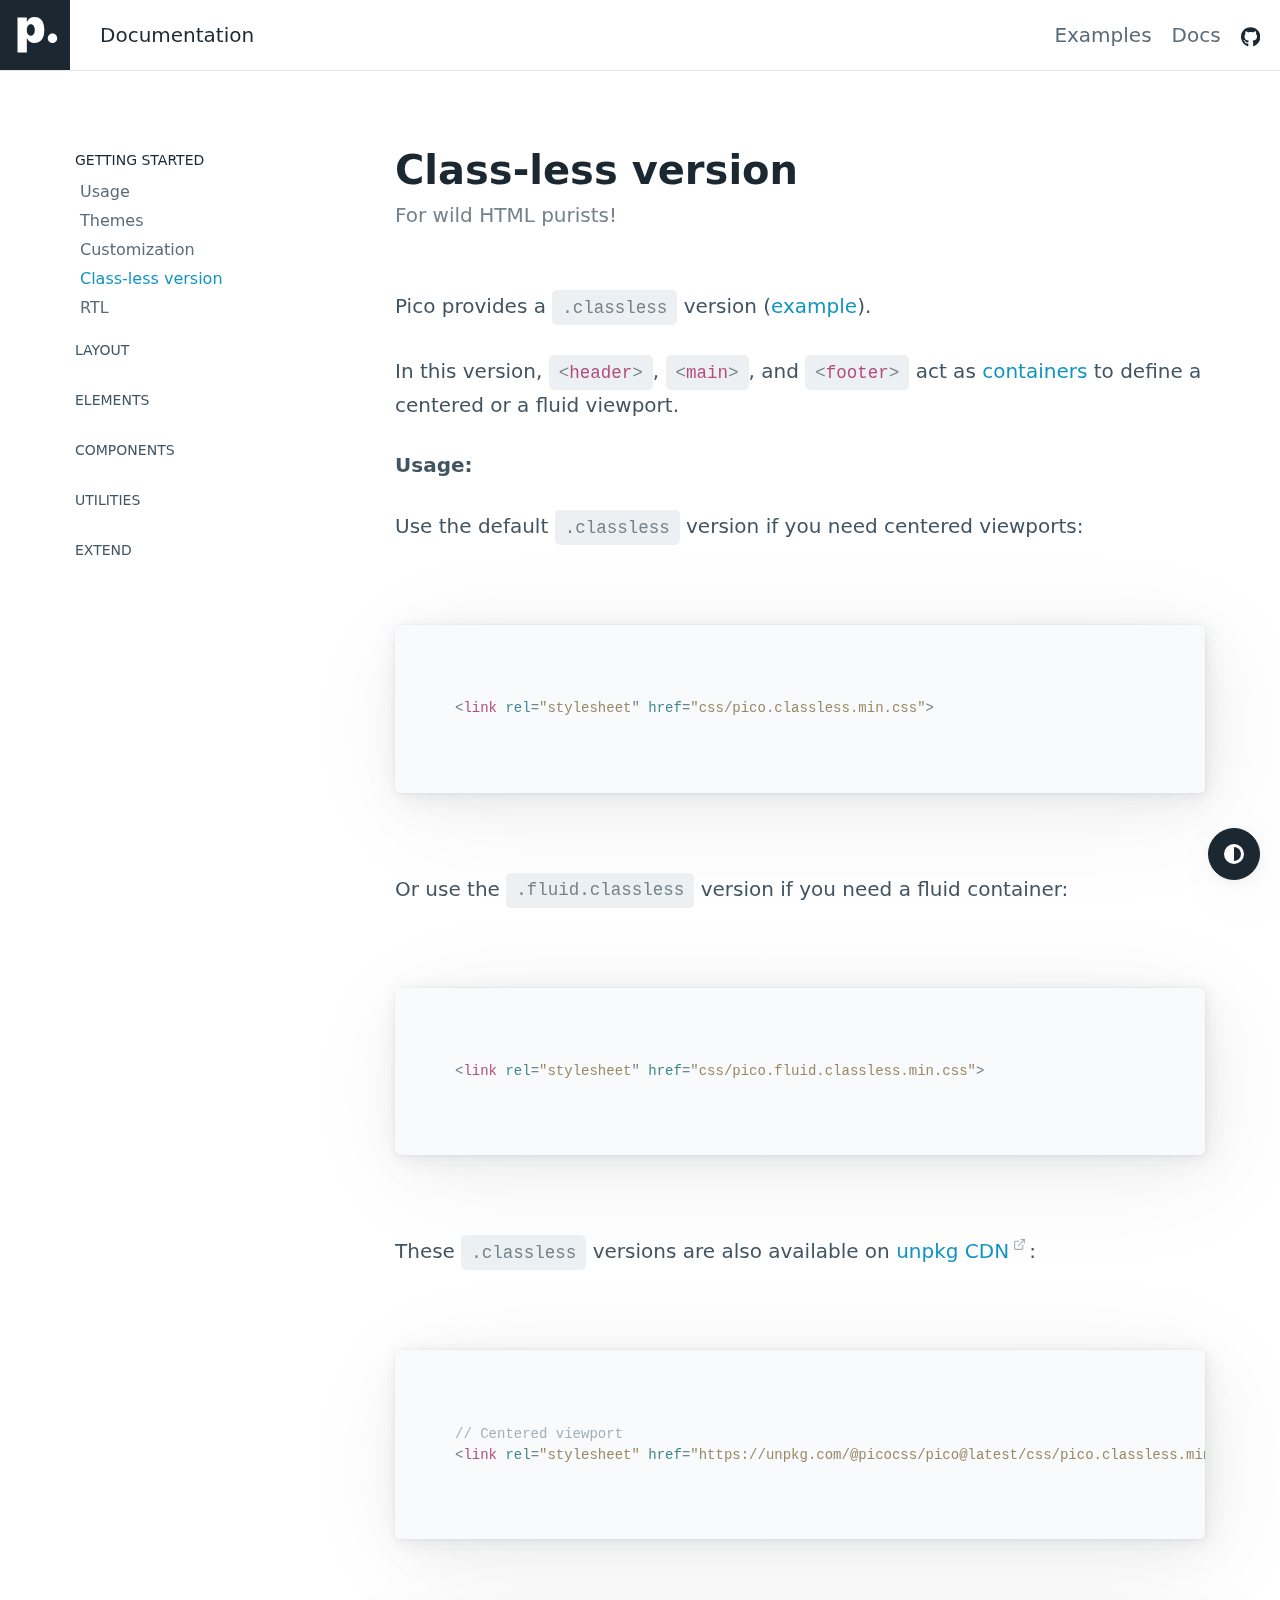
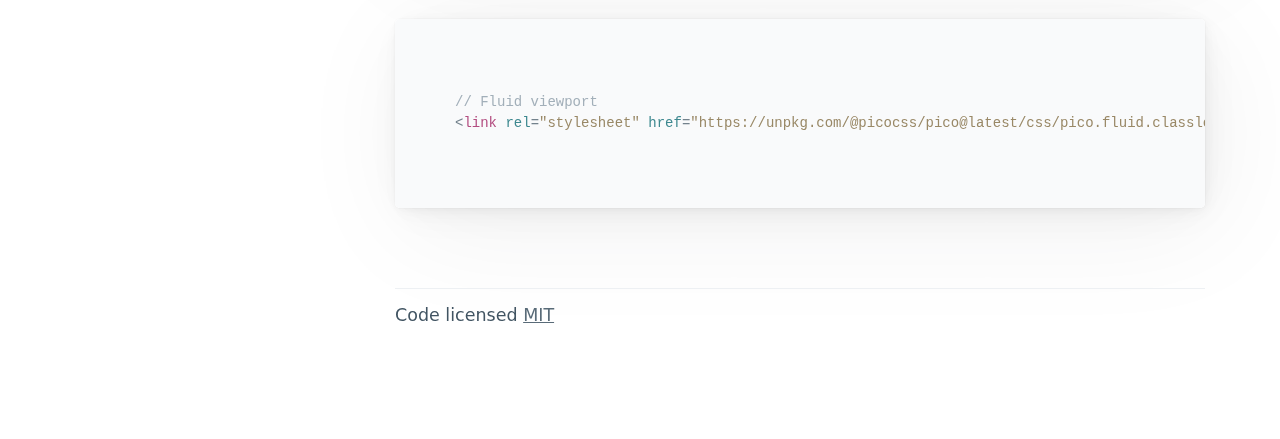
<file: css/pico/docs/classless.html>
<!doctype html><html lang="en"><head><meta charset="utf-8"><meta name="viewport" content="width=device-width,initial-scale=1"><title>Class-less version • Pico.css</title><meta name="description" content="For wild HTML purists, Pico provides a .classless version."><link rel="shortcut icon" href="https://picocss.com/favicon.ico"><link rel="stylesheet" href="../css/pico.min.css"><link rel="stylesheet" href="css/pico.docs.min.css"><link rel="canonical" href="https://www.picocss.com/docs/classless.html"></head><body><nav class="container-fluid"><ul><li><a href="https://picocss.com" aria-label="Back home"><svg aria-hidden="true" focusable="false" role="img" xmlns="http://www.w3.org/2000/svg" viewBox="0 0 1000 1000" height="56px"><path fill="currentColor" d="M633.43 429.23c0 118.38-49.76 184.72-138.87 184.72-53 0-92.04-25.37-108.62-67.32h-2.6v203.12H250V249.7h133.67v64.72h2.28c17.24-43.9 55.3-69.92 107-69.92 90.4 0 140.48 66.02 140.48 184.73zm-136.6 0c0-49.76-22.1-81.96-56.9-81.96s-56.9 32.2-57.24 82.28c.33 50.4 22.1 81.63 57.24 81.63 35.12 0 56.9-31.87 56.9-81.95zM682.5 547.5c0-37.32 30.18-67.5 67.5-67.5s67.5 30.18 67.5 67.5S787.32 615 750 615s-67.5-30.18-67.5-67.5z"/></svg></a></li><li>Documentation</li></ul><ul><li><a href="https://picocss.com#examples" class="secondary">Examples</a></li><li><a href="./" class="secondary">Docs</a></li><li><a href="https://github.com/picocss/pico" class="contrast" aria-label="Pico GitHub repository"><svg aria-hidden="true" focusable="false" role="img" xmlns="http://www.w3.org/2000/svg" viewBox="0 0 496 512" height="16px"><path fill="currentColor" d="M165.9 397.4c0 2-2.3 3.6-5.2 3.6-3.3.3-5.6-1.3-5.6-3.6 0-2 2.3-3.6 5.2-3.6 3-.3 5.6 1.3 5.6 3.6zm-31.1-4.5c-.7 2 1.3 4.3 4.3 4.9 2.6 1 5.6 0 6.2-2s-1.3-4.3-4.3-5.2c-2.6-.7-5.5.3-6.2 2.3zm44.2-1.7c-2.9.7-4.9 2.6-4.6 4.9.3 2 2.9 3.3 5.9 2.6 2.9-.7 4.9-2.6 4.6-4.6-.3-1.9-3-3.2-5.9-2.9zM244.8 8C106.1 8 0 113.3 0 252c0 110.9 69.8 205.8 169.5 239.2 12.8 2.3 17.3-5.6 17.3-12.1 0-6.2-.3-40.4-.3-61.4 0 0-70 15-84.7-29.8 0 0-11.4-29.1-27.8-36.6 0 0-22.9-15.7 1.6-15.4 0 0 24.9 2 38.6 25.8 21.9 38.6 58.6 27.5 72.9 20.9 2.3-16 8.8-27.1 16-33.7-55.9-6.2-112.3-14.3-112.3-110.5 0-27.5 7.6-41.3 23.6-58.9-2.6-6.5-11.1-33.3 2.6-67.9 20.9-6.5 69 27 69 27 20-5.6 41.5-8.5 62.8-8.5s42.8 2.9 62.8 8.5c0 0 48.1-33.6 69-27 13.7 34.7 5.2 61.4 2.6 67.9 16 17.7 25.8 31.5 25.8 58.9 0 96.5-58.9 104.2-114.8 110.5 9.2 7.9 17 22.9 17 46.4 0 33.7-.3 75.4-.3 83.6 0 6.5 4.6 14.4 17.3 12.1C428.2 457.8 496 362.9 496 252 496 113.3 383.5 8 244.8 8zM97.2 352.9c-1.3 1-1 3.3.7 5.2 1.6 1.6 3.9 2.3 5.2 1 1.3-1 1-3.3-.7-5.2-1.6-1.6-3.9-2.3-5.2-1zm-10.8-8.1c-.7 1.3.3 2.9 2.3 3.9 1.6 1 3.6.7 4.3-.7.7-1.3-.3-2.9-2.3-3.9-2-.6-3.6-.3-4.3.7zm32.4 35.6c-1.6 1.3-1 4.3 1.3 6.2 2.3 2.3 5.2 2.6 6.5 1 1.3-1.3.7-4.3-1.3-6.2-2.2-2.3-5.2-2.6-6.5-1zm-11.4-14.7c-1.6 1-1.6 3.6 0 5.9 1.6 2.3 4.3 3.3 5.6 2.3 1.6-1.3 1.6-3.9 0-6.2-1.4-2.3-4-3.3-5.6-2z"></path></svg></a></li></ul></nav><main class="container" id="docs"><aside><nav class="closed-on-mobile"><a href="./" class="secondary" id="toggle-docs-navigation"><svg xmlns="http://www.w3.org/2000/svg" class="expand" fill="currentColor" viewBox="0 0 16 16" height="16px"><title>Expand</title><path fill-rule="evenodd" d="M1 8a.5.5 0 0 1 .5-.5h13a.5.5 0 0 1 0 1h-13A.5.5 0 0 1 1 8zM7.646.146a.5.5 0 0 1 .708 0l2 2a.5.5 0 0 1-.708.708L8.5 1.707V5.5a.5.5 0 0 1-1 0V1.707L6.354 2.854a.5.5 0 1 1-.708-.708l2-2zM8 10a.5.5 0 0 1 .5.5v3.793l1.146-1.147a.5.5 0 0 1 .708.708l-2 2a.5.5 0 0 1-.708 0l-2-2a.5.5 0 0 1 .708-.708L7.5 14.293V10.5A.5.5 0 0 1 8 10z"></path></svg> <svg xmlns="http://www.w3.org/2000/svg" class="collapse" fill="currentColor" viewBox="0 0 16 16" height="16px"><title>Collapse</title><path fill-rule="evenodd" d="M1 8a.5.5 0 0 1 .5-.5h13a.5.5 0 0 1 0 1h-13A.5.5 0 0 1 1 8zm7-8a.5.5 0 0 1 .5.5v3.793l1.146-1.147a.5.5 0 0 1 .708.708l-2 2a.5.5 0 0 1-.708 0l-2-2a.5.5 0 1 1 .708-.708L7.5 4.293V.5A.5.5 0 0 1 8 0zm-.5 11.707l-1.146 1.147a.5.5 0 0 1-.708-.708l2-2a.5.5 0 0 1 .708 0l2 2a.5.5 0 0 1-.708.708L8.5 11.707V15.5a.5.5 0 0 1-1 0v-3.793z"></path></svg> Table of content</a><details><summary>Getting started</summary><ul><li><a href="./" id="start-link" class="secondary">Usage</a></li><li><a href="./themes.html" id="themes-link" class="secondary">Themes</a></li><li><a href="./customization.html" id="customization-link" class="secondary">Customization</a></li><li><a href="./classless.html" id="classless-link" class="secondary">Class-less version</a></li><li><a href="./rtl.html" id="rtl-link" class="secondary">RTL</a></li></ul></details><details><summary>Layout</summary><ul><li><a href="./containers.html" id="containers-link" class="secondary">Containers</a></li><li><a href="./grid.html" id="grid-link" class="secondary">Grid</a></li><li><a href="./scroller.html" id="scroller-link" class="secondary">Horizontal scroller</a></li></ul></details><details><summary>Elements</summary><ul><li><a href="./typography.html" id="typography-link" class="secondary">Typography</a></li><li><a href="./buttons.html" id="buttons-link" class="secondary">Buttons</a></li><li><a href="./forms.html" id="forms-link" class="secondary">Forms</a></li><li><a href="./tables.html" id="tables-link" class="secondary">Tables</a></li></ul></details><details><summary>Components</summary><ul><li><a href="./accordions.html" id="accordions-link" class="secondary">Accordions</a></li><li><a href="./cards.html" id="cards-link" class="secondary">Cards</a></li><li><a href="./dropdowns.html" id="dropdowns-link" class="secondary">Dropdowns</a></li><li><a href="./modal.html" id="modal-link" class="secondary">Modal</a></li><li><a href="./navs.html" id="navs-link" class="secondary">Navs</a></li><li><a href="./progress.html" id="progress-link" class="secondary">Progress</a></li></ul></details><details><summary>Utilities</summary><ul><li><a href="./loading.html" id="loading-link" class="secondary">Loading</a></li><li><a href="./tooltips.html" id="tooltips-link" class="secondary">Tooltips</a></li></ul></details><details><summary>Extend</summary><ul><li><a href="./we-love-classes.html" id="we-love-classes-link" class="secondary">We love .classes</a></li></ul></details></nav><script>const activeLink=document.querySelector("aside a#classless-link"),parentAccordion=activeLink.closest("details");activeLink.setAttribute("aria-current","page"),parentAccordion.setAttribute("open","true")</script></aside><div role="document"><section id="classless"><hgroup><h1>Class-less version</h1><h2>For wild HTML purists!</h2></hgroup><p>Pico provides a <code>.classless</code> version (<a href="https://picocss.com/examples/classless/">example</a>).</p><p>In this version, <code>&lt;<b>header</b>&gt;</code>, <code>&lt;<b>main</b>&gt;</code>, and <code>&lt;<b>footer</b>&gt;</code> act as <a href="./containers.html">containers</a> to define a centered or a fluid viewport.</p><p><strong>Usage:</strong></p><p>Use the default <code>.classless</code> version if you need centered viewports:</p><pre><code>&lt;<b>link</b> <i>rel</i>=<u>"stylesheet</u>" <i>href</i>=<u>"css/pico.classless.min.css"</u>&gt;</code></pre><p>Or use the <code>.fluid.classless</code> version if you need a fluid container:</p><pre><code>&lt;<b>link</b> <i>rel</i>=<u>"stylesheet</u>" <i>href</i>=<u>"css/pico.fluid.classless.min.css"</u>&gt;</code></pre><p>These <code>.classless</code> versions are also available on <a href="https://unpkg.com/@picocss/pico@latest/">unpkg CDN</a>:</p><pre><code><em>// Centered viewport</em>
&lt;<b>link</b> <i>rel</i>=<u>"stylesheet"</u> <i>href</i>=<u>"https://unpkg.com/@picocss/pico@latest/css/pico.classless.min.css"</u>&gt;
</code></pre><pre><code><em>// Fluid viewport</em>
&lt;<b>link</b> <i>rel</i>=<u>"stylesheet"</u> <i>href</i>=<u>"https://unpkg.com/@picocss/pico@latest/css/pico.fluid.classless.min.css"</u>&gt;
</code></pre></section><footer><hr><p><small>Code licensed <a href="https://github.com/picocss/pico/blob/master/LICENSE.md" class="secondary">MIT</a></small></p></footer></div></main><script src="js/commons.min.js"></script></body></html>
</file>
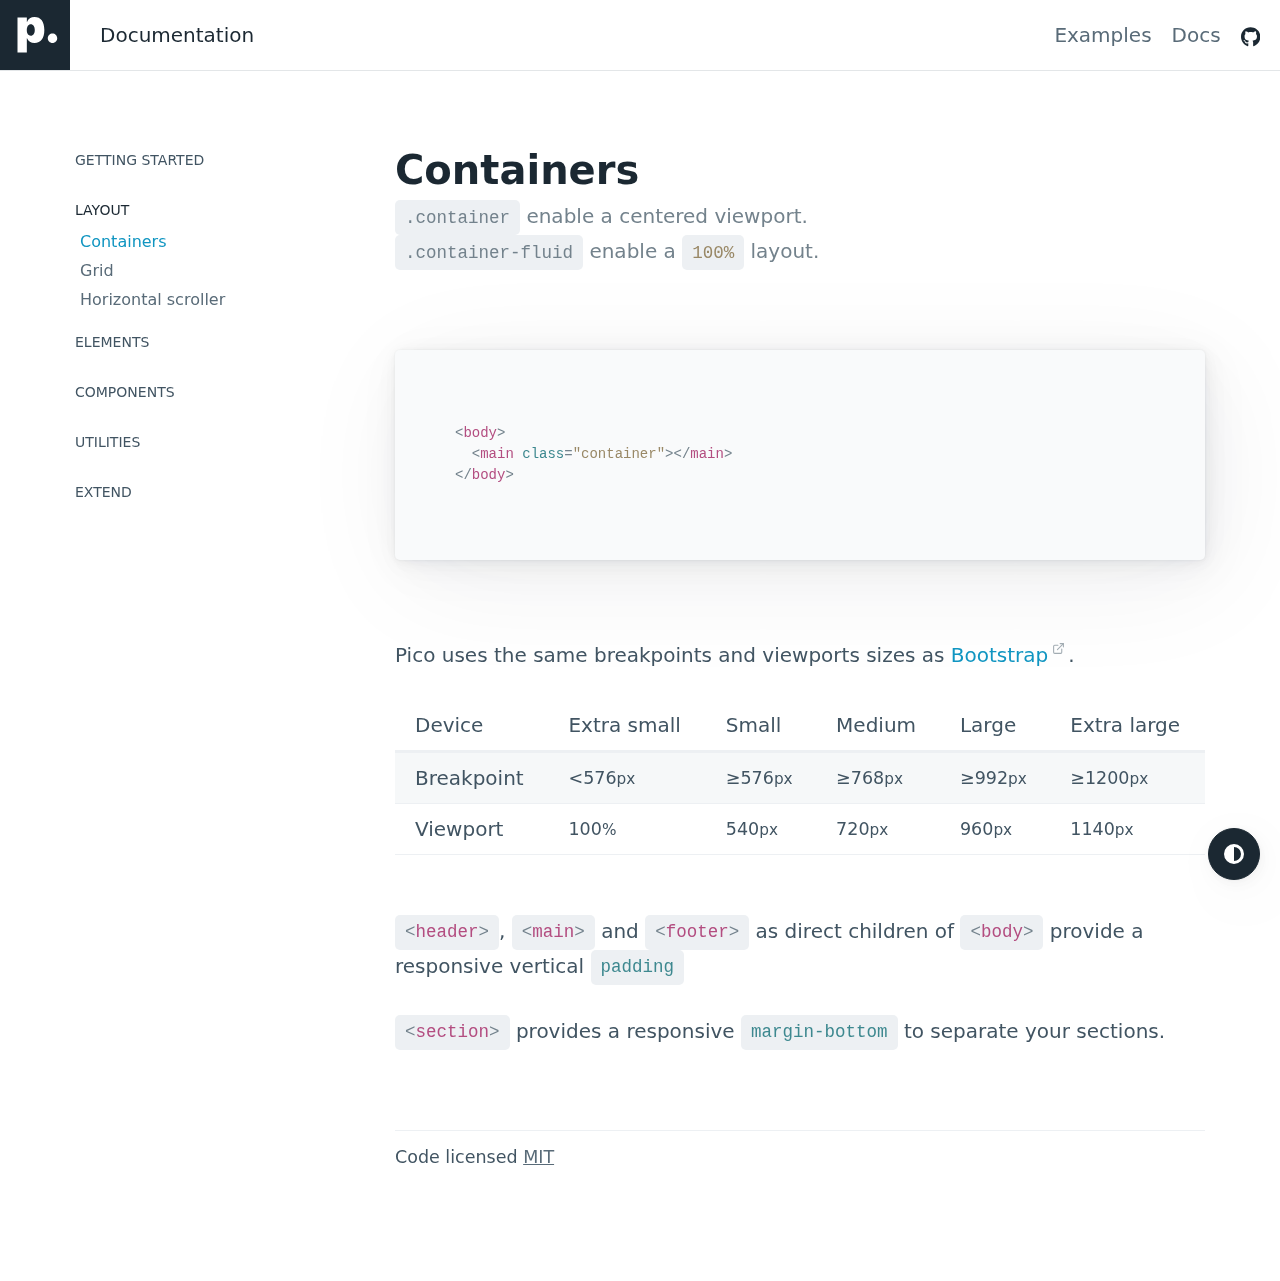
<file: css/pico/docs/containers.html>
<!doctype html><html lang="en"><head><meta charset="utf-8"><meta name="viewport" content="width=device-width,initial-scale=1"><title>Containers • Pico.css</title><meta name="description" content=".container enable a centered viewport, .container-fluid enable a 100% layout."><link rel="shortcut icon" href="https://picocss.com/favicon.ico"><link rel="stylesheet" href="../css/pico.min.css"><link rel="stylesheet" href="css/pico.docs.min.css"><link rel="canonical" href="https://www.picocss.com/docs/containers.html"></head><body><nav class="container-fluid"><ul><li><a href="https://picocss.com" aria-label="Back home"><svg aria-hidden="true" focusable="false" role="img" xmlns="http://www.w3.org/2000/svg" viewBox="0 0 1000 1000" height="56px"><path fill="currentColor" d="M633.43 429.23c0 118.38-49.76 184.72-138.87 184.72-53 0-92.04-25.37-108.62-67.32h-2.6v203.12H250V249.7h133.67v64.72h2.28c17.24-43.9 55.3-69.92 107-69.92 90.4 0 140.48 66.02 140.48 184.73zm-136.6 0c0-49.76-22.1-81.96-56.9-81.96s-56.9 32.2-57.24 82.28c.33 50.4 22.1 81.63 57.24 81.63 35.12 0 56.9-31.87 56.9-81.95zM682.5 547.5c0-37.32 30.18-67.5 67.5-67.5s67.5 30.18 67.5 67.5S787.32 615 750 615s-67.5-30.18-67.5-67.5z"/></svg></a></li><li>Documentation</li></ul><ul><li><a href="https://picocss.com#examples" class="secondary">Examples</a></li><li><a href="./" class="secondary">Docs</a></li><li><a href="https://github.com/picocss/pico" class="contrast" aria-label="Pico GitHub repository"><svg aria-hidden="true" focusable="false" role="img" xmlns="http://www.w3.org/2000/svg" viewBox="0 0 496 512" height="16px"><path fill="currentColor" d="M165.9 397.4c0 2-2.3 3.6-5.2 3.6-3.3.3-5.6-1.3-5.6-3.6 0-2 2.3-3.6 5.2-3.6 3-.3 5.6 1.3 5.6 3.6zm-31.1-4.5c-.7 2 1.3 4.3 4.3 4.9 2.6 1 5.6 0 6.2-2s-1.3-4.3-4.3-5.2c-2.6-.7-5.5.3-6.2 2.3zm44.2-1.7c-2.9.7-4.9 2.6-4.6 4.9.3 2 2.9 3.3 5.9 2.6 2.9-.7 4.9-2.6 4.6-4.6-.3-1.9-3-3.2-5.9-2.9zM244.8 8C106.1 8 0 113.3 0 252c0 110.9 69.8 205.8 169.5 239.2 12.8 2.3 17.3-5.6 17.3-12.1 0-6.2-.3-40.4-.3-61.4 0 0-70 15-84.7-29.8 0 0-11.4-29.1-27.8-36.6 0 0-22.9-15.7 1.6-15.4 0 0 24.9 2 38.6 25.8 21.9 38.6 58.6 27.5 72.9 20.9 2.3-16 8.8-27.1 16-33.7-55.9-6.2-112.3-14.3-112.3-110.5 0-27.5 7.6-41.3 23.6-58.9-2.6-6.5-11.1-33.3 2.6-67.9 20.9-6.5 69 27 69 27 20-5.6 41.5-8.5 62.8-8.5s42.8 2.9 62.8 8.5c0 0 48.1-33.6 69-27 13.7 34.7 5.2 61.4 2.6 67.9 16 17.7 25.8 31.5 25.8 58.9 0 96.5-58.9 104.2-114.8 110.5 9.2 7.9 17 22.9 17 46.4 0 33.7-.3 75.4-.3 83.6 0 6.5 4.6 14.4 17.3 12.1C428.2 457.8 496 362.9 496 252 496 113.3 383.5 8 244.8 8zM97.2 352.9c-1.3 1-1 3.3.7 5.2 1.6 1.6 3.9 2.3 5.2 1 1.3-1 1-3.3-.7-5.2-1.6-1.6-3.9-2.3-5.2-1zm-10.8-8.1c-.7 1.3.3 2.9 2.3 3.9 1.6 1 3.6.7 4.3-.7.7-1.3-.3-2.9-2.3-3.9-2-.6-3.6-.3-4.3.7zm32.4 35.6c-1.6 1.3-1 4.3 1.3 6.2 2.3 2.3 5.2 2.6 6.5 1 1.3-1.3.7-4.3-1.3-6.2-2.2-2.3-5.2-2.6-6.5-1zm-11.4-14.7c-1.6 1-1.6 3.6 0 5.9 1.6 2.3 4.3 3.3 5.6 2.3 1.6-1.3 1.6-3.9 0-6.2-1.4-2.3-4-3.3-5.6-2z"></path></svg></a></li></ul></nav><main class="container" id="docs"><aside><nav class="closed-on-mobile"><a href="./" class="secondary" id="toggle-docs-navigation"><svg xmlns="http://www.w3.org/2000/svg" class="expand" fill="currentColor" viewBox="0 0 16 16" height="16px"><title>Expand</title><path fill-rule="evenodd" d="M1 8a.5.5 0 0 1 .5-.5h13a.5.5 0 0 1 0 1h-13A.5.5 0 0 1 1 8zM7.646.146a.5.5 0 0 1 .708 0l2 2a.5.5 0 0 1-.708.708L8.5 1.707V5.5a.5.5 0 0 1-1 0V1.707L6.354 2.854a.5.5 0 1 1-.708-.708l2-2zM8 10a.5.5 0 0 1 .5.5v3.793l1.146-1.147a.5.5 0 0 1 .708.708l-2 2a.5.5 0 0 1-.708 0l-2-2a.5.5 0 0 1 .708-.708L7.5 14.293V10.5A.5.5 0 0 1 8 10z"></path></svg> <svg xmlns="http://www.w3.org/2000/svg" class="collapse" fill="currentColor" viewBox="0 0 16 16" height="16px"><title>Collapse</title><path fill-rule="evenodd" d="M1 8a.5.5 0 0 1 .5-.5h13a.5.5 0 0 1 0 1h-13A.5.5 0 0 1 1 8zm7-8a.5.5 0 0 1 .5.5v3.793l1.146-1.147a.5.5 0 0 1 .708.708l-2 2a.5.5 0 0 1-.708 0l-2-2a.5.5 0 1 1 .708-.708L7.5 4.293V.5A.5.5 0 0 1 8 0zm-.5 11.707l-1.146 1.147a.5.5 0 0 1-.708-.708l2-2a.5.5 0 0 1 .708 0l2 2a.5.5 0 0 1-.708.708L8.5 11.707V15.5a.5.5 0 0 1-1 0v-3.793z"></path></svg> Table of content</a><details><summary>Getting started</summary><ul><li><a href="./" id="start-link" class="secondary">Usage</a></li><li><a href="./themes.html" id="themes-link" class="secondary">Themes</a></li><li><a href="./customization.html" id="customization-link" class="secondary">Customization</a></li><li><a href="./classless.html" id="classless-link" class="secondary">Class-less version</a></li><li><a href="./rtl.html" id="rtl-link" class="secondary">RTL</a></li></ul></details><details><summary>Layout</summary><ul><li><a href="./containers.html" id="containers-link" class="secondary">Containers</a></li><li><a href="./grid.html" id="grid-link" class="secondary">Grid</a></li><li><a href="./scroller.html" id="scroller-link" class="secondary">Horizontal scroller</a></li></ul></details><details><summary>Elements</summary><ul><li><a href="./typography.html" id="typography-link" class="secondary">Typography</a></li><li><a href="./buttons.html" id="buttons-link" class="secondary">Buttons</a></li><li><a href="./forms.html" id="forms-link" class="secondary">Forms</a></li><li><a href="./tables.html" id="tables-link" class="secondary">Tables</a></li></ul></details><details><summary>Components</summary><ul><li><a href="./accordions.html" id="accordions-link" class="secondary">Accordions</a></li><li><a href="./cards.html" id="cards-link" class="secondary">Cards</a></li><li><a href="./dropdowns.html" id="dropdowns-link" class="secondary">Dropdowns</a></li><li><a href="./modal.html" id="modal-link" class="secondary">Modal</a></li><li><a href="./navs.html" id="navs-link" class="secondary">Navs</a></li><li><a href="./progress.html" id="progress-link" class="secondary">Progress</a></li></ul></details><details><summary>Utilities</summary><ul><li><a href="./loading.html" id="loading-link" class="secondary">Loading</a></li><li><a href="./tooltips.html" id="tooltips-link" class="secondary">Tooltips</a></li></ul></details><details><summary>Extend</summary><ul><li><a href="./we-love-classes.html" id="we-love-classes-link" class="secondary">We love .classes</a></li></ul></details></nav><script>const activeLink=document.querySelector("aside a#containers-link"),parentAccordion=activeLink.closest("details");activeLink.setAttribute("aria-current","page"),parentAccordion.setAttribute("open","true")</script></aside><div role="document"><section id="containers"><hgroup><h1>Containers</h1><h2><code>.container</code> enable a centered viewport.<br><code>.container-fluid</code> enable a <code><u>100%</u></code> layout.</h2></hgroup><pre><code>&lt;<b>body</b>&gt;
  &lt;<b>main</b> <i>class</i>=<u>"container"</u>&gt;&lt;/<b>main</b>&gt;
&lt;/<b>body</b>&gt;</code></pre><p>Pico uses the same breakpoints and viewports sizes as <a href="https://getbootstrap.com/docs/5.1/layout/breakpoints/#available-breakpoints">Bootstrap</a>.</p><figure><table role="grid"><thead><tr><th>Device</th><th>Extra&nbsp;small</th><th>Small</th><th>Medium</th><th>Large</th><th>Extra&nbsp;large</th></tr></thead><tbody><tr><th>Breakpoint</th><td>&lt;576<small>px</small></td><td>≥576<small>px</small></td><td>≥768<small>px</small></td><td>≥992<small>px</small></td><td>≥1200<small>px</small></td></tr><tr><th>Viewport</th><td>100<small>%</small></td><td>540<small>px</small></td><td>720<small>px</small></td><td>960<small>px</small></td><td>1140<small>px</small></td></tr></tbody></table></figure><p><code>&lt;<b>header</b>&gt;</code>, <code>&lt;<b>main</b>&gt;</code> and <code>&lt;<b>footer</b>&gt;</code> as direct children of <code>&lt;<b>body</b>&gt;</code> provide a responsive vertical <code><i>padding</i></code></p><p><code>&lt;<b>section</b>&gt;</code> provides a responsive <code><i>margin-bottom</i></code> to separate your sections.</p></section><footer><hr><p><small>Code licensed <a href="https://github.com/picocss/pico/blob/master/LICENSE.md" class="secondary">MIT</a></small></p></footer></div></main><script src="js/commons.min.js"></script></body></html>
</file>
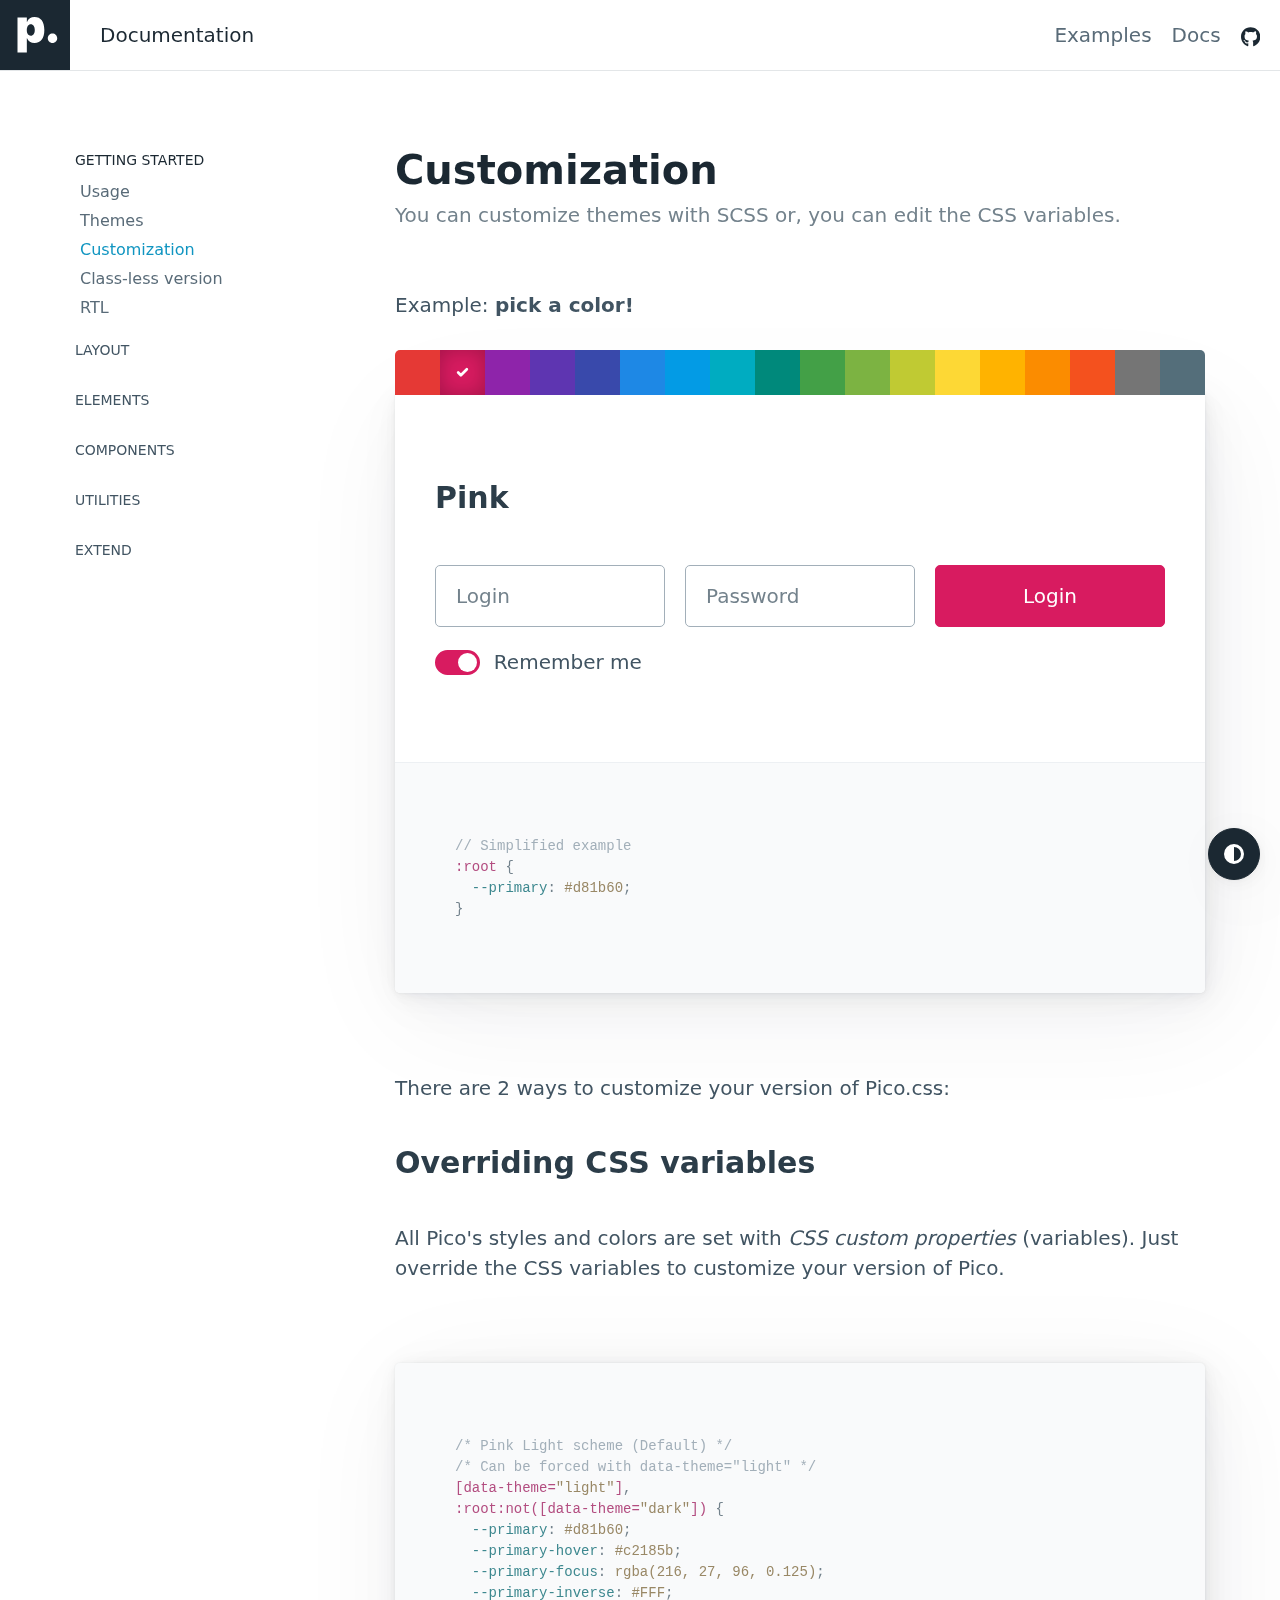
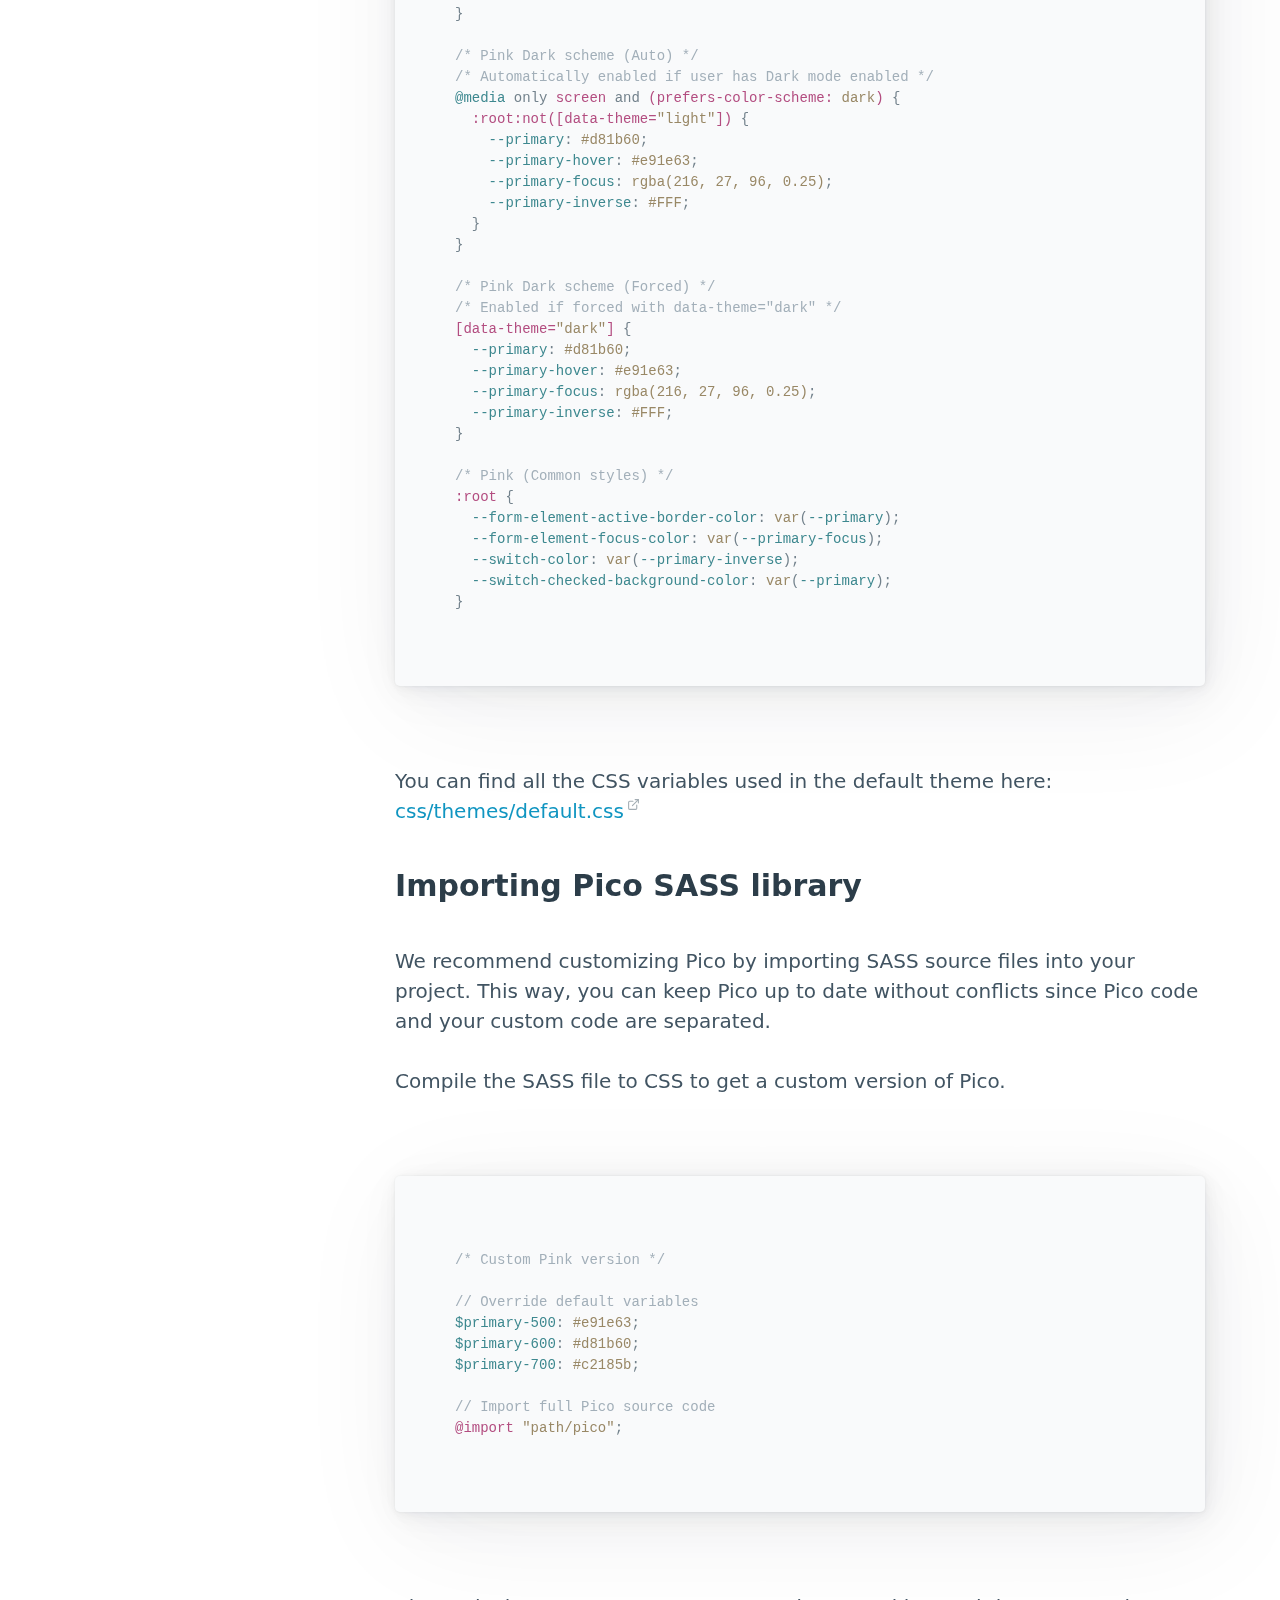
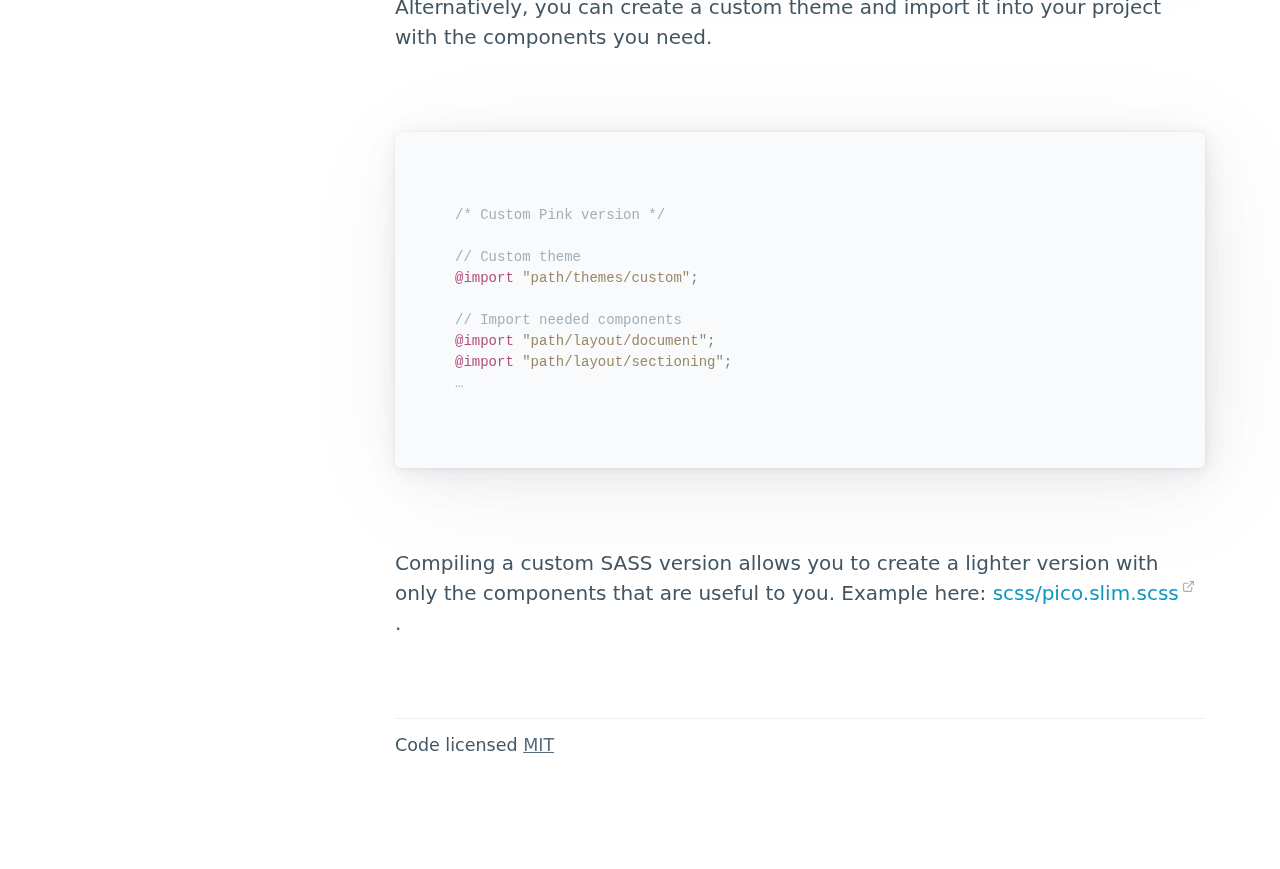
<file: css/pico/docs/customization.html>
<!doctype html><html lang="en"><head><meta charset="utf-8"><meta name="viewport" content="width=device-width,initial-scale=1"><title>Customization • Pico.css</title><meta name="description" content="You can customize themes with SCSS or, you can edit the CSS variables. All Pico's styles and colors are set with CSS custom properties (variables)."><link rel="shortcut icon" href="https://picocss.com/favicon.ico"><link rel="stylesheet" href="../css/pico.min.css"><link rel="stylesheet" href="css/pico.docs.min.css"><link rel="canonical" href="https://www.picocss.com/docs/customization.html"></head><body><nav class="container-fluid"><ul><li><a href="https://picocss.com" aria-label="Back home"><svg aria-hidden="true" focusable="false" role="img" xmlns="http://www.w3.org/2000/svg" viewBox="0 0 1000 1000" height="56px"><path fill="currentColor" d="M633.43 429.23c0 118.38-49.76 184.72-138.87 184.72-53 0-92.04-25.37-108.62-67.32h-2.6v203.12H250V249.7h133.67v64.72h2.28c17.24-43.9 55.3-69.92 107-69.92 90.4 0 140.48 66.02 140.48 184.73zm-136.6 0c0-49.76-22.1-81.96-56.9-81.96s-56.9 32.2-57.24 82.28c.33 50.4 22.1 81.63 57.24 81.63 35.12 0 56.9-31.87 56.9-81.95zM682.5 547.5c0-37.32 30.18-67.5 67.5-67.5s67.5 30.18 67.5 67.5S787.32 615 750 615s-67.5-30.18-67.5-67.5z"/></svg></a></li><li>Documentation</li></ul><ul><li><a href="https://picocss.com#examples" class="secondary">Examples</a></li><li><a href="./" class="secondary">Docs</a></li><li><a href="https://github.com/picocss/pico" class="contrast" aria-label="Pico GitHub repository"><svg aria-hidden="true" focusable="false" role="img" xmlns="http://www.w3.org/2000/svg" viewBox="0 0 496 512" height="16px"><path fill="currentColor" d="M165.9 397.4c0 2-2.3 3.6-5.2 3.6-3.3.3-5.6-1.3-5.6-3.6 0-2 2.3-3.6 5.2-3.6 3-.3 5.6 1.3 5.6 3.6zm-31.1-4.5c-.7 2 1.3 4.3 4.3 4.9 2.6 1 5.6 0 6.2-2s-1.3-4.3-4.3-5.2c-2.6-.7-5.5.3-6.2 2.3zm44.2-1.7c-2.9.7-4.9 2.6-4.6 4.9.3 2 2.9 3.3 5.9 2.6 2.9-.7 4.9-2.6 4.6-4.6-.3-1.9-3-3.2-5.9-2.9zM244.8 8C106.1 8 0 113.3 0 252c0 110.9 69.8 205.8 169.5 239.2 12.8 2.3 17.3-5.6 17.3-12.1 0-6.2-.3-40.4-.3-61.4 0 0-70 15-84.7-29.8 0 0-11.4-29.1-27.8-36.6 0 0-22.9-15.7 1.6-15.4 0 0 24.9 2 38.6 25.8 21.9 38.6 58.6 27.5 72.9 20.9 2.3-16 8.8-27.1 16-33.7-55.9-6.2-112.3-14.3-112.3-110.5 0-27.5 7.6-41.3 23.6-58.9-2.6-6.5-11.1-33.3 2.6-67.9 20.9-6.5 69 27 69 27 20-5.6 41.5-8.5 62.8-8.5s42.8 2.9 62.8 8.5c0 0 48.1-33.6 69-27 13.7 34.7 5.2 61.4 2.6 67.9 16 17.7 25.8 31.5 25.8 58.9 0 96.5-58.9 104.2-114.8 110.5 9.2 7.9 17 22.9 17 46.4 0 33.7-.3 75.4-.3 83.6 0 6.5 4.6 14.4 17.3 12.1C428.2 457.8 496 362.9 496 252 496 113.3 383.5 8 244.8 8zM97.2 352.9c-1.3 1-1 3.3.7 5.2 1.6 1.6 3.9 2.3 5.2 1 1.3-1 1-3.3-.7-5.2-1.6-1.6-3.9-2.3-5.2-1zm-10.8-8.1c-.7 1.3.3 2.9 2.3 3.9 1.6 1 3.6.7 4.3-.7.7-1.3-.3-2.9-2.3-3.9-2-.6-3.6-.3-4.3.7zm32.4 35.6c-1.6 1.3-1 4.3 1.3 6.2 2.3 2.3 5.2 2.6 6.5 1 1.3-1.3.7-4.3-1.3-6.2-2.2-2.3-5.2-2.6-6.5-1zm-11.4-14.7c-1.6 1-1.6 3.6 0 5.9 1.6 2.3 4.3 3.3 5.6 2.3 1.6-1.3 1.6-3.9 0-6.2-1.4-2.3-4-3.3-5.6-2z"></path></svg></a></li></ul></nav><main class="container" id="docs"><aside><nav class="closed-on-mobile"><a href="./" class="secondary" id="toggle-docs-navigation"><svg xmlns="http://www.w3.org/2000/svg" class="expand" fill="currentColor" viewBox="0 0 16 16" height="16px"><title>Expand</title><path fill-rule="evenodd" d="M1 8a.5.5 0 0 1 .5-.5h13a.5.5 0 0 1 0 1h-13A.5.5 0 0 1 1 8zM7.646.146a.5.5 0 0 1 .708 0l2 2a.5.5 0 0 1-.708.708L8.5 1.707V5.5a.5.5 0 0 1-1 0V1.707L6.354 2.854a.5.5 0 1 1-.708-.708l2-2zM8 10a.5.5 0 0 1 .5.5v3.793l1.146-1.147a.5.5 0 0 1 .708.708l-2 2a.5.5 0 0 1-.708 0l-2-2a.5.5 0 0 1 .708-.708L7.5 14.293V10.5A.5.5 0 0 1 8 10z"></path></svg> <svg xmlns="http://www.w3.org/2000/svg" class="collapse" fill="currentColor" viewBox="0 0 16 16" height="16px"><title>Collapse</title><path fill-rule="evenodd" d="M1 8a.5.5 0 0 1 .5-.5h13a.5.5 0 0 1 0 1h-13A.5.5 0 0 1 1 8zm7-8a.5.5 0 0 1 .5.5v3.793l1.146-1.147a.5.5 0 0 1 .708.708l-2 2a.5.5 0 0 1-.708 0l-2-2a.5.5 0 1 1 .708-.708L7.5 4.293V.5A.5.5 0 0 1 8 0zm-.5 11.707l-1.146 1.147a.5.5 0 0 1-.708-.708l2-2a.5.5 0 0 1 .708 0l2 2a.5.5 0 0 1-.708.708L8.5 11.707V15.5a.5.5 0 0 1-1 0v-3.793z"></path></svg> Table of content</a><details><summary>Getting started</summary><ul><li><a href="./" id="start-link" class="secondary">Usage</a></li><li><a href="./themes.html" id="themes-link" class="secondary">Themes</a></li><li><a href="./customization.html" id="customization-link" class="secondary">Customization</a></li><li><a href="./classless.html" id="classless-link" class="secondary">Class-less version</a></li><li><a href="./rtl.html" id="rtl-link" class="secondary">RTL</a></li></ul></details><details><summary>Layout</summary><ul><li><a href="./containers.html" id="containers-link" class="secondary">Containers</a></li><li><a href="./grid.html" id="grid-link" class="secondary">Grid</a></li><li><a href="./scroller.html" id="scroller-link" class="secondary">Horizontal scroller</a></li></ul></details><details><summary>Elements</summary><ul><li><a href="./typography.html" id="typography-link" class="secondary">Typography</a></li><li><a href="./buttons.html" id="buttons-link" class="secondary">Buttons</a></li><li><a href="./forms.html" id="forms-link" class="secondary">Forms</a></li><li><a href="./tables.html" id="tables-link" class="secondary">Tables</a></li></ul></details><details><summary>Components</summary><ul><li><a href="./accordions.html" id="accordions-link" class="secondary">Accordions</a></li><li><a href="./cards.html" id="cards-link" class="secondary">Cards</a></li><li><a href="./dropdowns.html" id="dropdowns-link" class="secondary">Dropdowns</a></li><li><a href="./modal.html" id="modal-link" class="secondary">Modal</a></li><li><a href="./navs.html" id="navs-link" class="secondary">Navs</a></li><li><a href="./progress.html" id="progress-link" class="secondary">Progress</a></li></ul></details><details><summary>Utilities</summary><ul><li><a href="./loading.html" id="loading-link" class="secondary">Loading</a></li><li><a href="./tooltips.html" id="tooltips-link" class="secondary">Tooltips</a></li></ul></details><details><summary>Extend</summary><ul><li><a href="./we-love-classes.html" id="we-love-classes-link" class="secondary">We love .classes</a></li></ul></details></nav><script>const activeLink=document.querySelector("aside a#customization-link"),parentAccordion=activeLink.closest("details");activeLink.setAttribute("aria-current","page"),parentAccordion.setAttribute("open","true")</script></aside><div role="document"><section id="customization"><hgroup><h1>Customization</h1><h2>You can customize themes with SCSS or, you can edit the CSS variables.</h2></hgroup><p>Example: <strong>pick a color!</strong></p><article data-theme="generated" aria-label="Generated theme example"><h3><span class="name">Custom theme</span></h3><form><div class="grid"><input type="text" name="login" placeholder="Login" aria-label="Login" autocomplete="nickname" required> <input type="password" name="password" placeholder="Password" aria-label="Password" autocomplete="current-password" required> <button type="submit" aria-label="Example button" onclick="event.preventDefault()">Login</button></div><fieldset><label for="remember"><input type="checkbox" role="switch" id="remember" name="remember" checked="checked"> Remember me</label></fieldset></form><footer class="code"><pre><code><em>// Simplified example</em>
<b>:root</b> {
  <i>--primary</i>: <u class="c600">…</u>;
}
</code></pre></footer></article><p>There are 2 ways to customize your version of Pico.css:</p><h3>Overriding CSS variables</h3><p>All Pico's styles and colors are set with <em>CSS custom properties</em> (variables). Just override the CSS variables to customize your version of Pico.</p><pre><code><em>/* <span class="name"></span>Light scheme (Default) */
/* Can be forced with data-theme="light" */</em>
<b>[data-theme=<u>"light"</u>]</b>,
<b>:root:not([data-theme=<u>"dark"</u>])</b> {
  <i>--primary</i>: <u class="c600">…</u>;
  <i>--primary-hover</i>: <u class="c700">…</u>;
  <i>--primary-focus</i>: <u class="c600-outline-light">…</u>;
  <i>--primary-inverse</i>: <u class="inverse">…</u>;
}

<em>/* <span class="name"></span>Dark scheme (Auto) */
/* Automatically enabled if user has Dark mode enabled */</em>
<i>@media</i> only <b>screen</b> and <b>(prefers-color-scheme: <u>dark</u>)</b> {
  <b>:root:not([data-theme=<u>"light"</u>])</b> {
    <i>--primary</i>: <u class="c600">…</u>;
    <i>--primary-hover</i>: <u class="c500">…</u>;
    <i>--primary-focus</i>: <u class="c600-outline-dark">…</u>;
    <i>--primary-inverse</i>: <u class="inverse">…</u>;
  }
}

<em>/* <span class="name"></span>Dark scheme (Forced) */
/* Enabled if forced with data-theme="dark" */</em>
<b>[data-theme=<u>"dark"</u>]</b> {
  <i>--primary</i>: <u class="c600">…</u>;
  <i>--primary-hover</i>: <u class="c500">…</u>;
  <i>--primary-focus</i>: <u class="c600-outline-dark">…</u>;
  <i>--primary-inverse</i>: <u class="inverse">…</u>;
}

<em>/* <span class="name"></span>(Common styles) */</em>
<b>:root</b> {
  <i>--form-element-active-border-color</i>: <u>var</u>(<i>--primary</i>);
  <i>--form-element-focus-color</i>: <u>var</u>(<i>--primary-focus</i>);
  <i>--switch-color</i>: <u>var</u>(<i>--primary-inverse</i>);
  <i>--switch-checked-background-color</i>: <u>var</u>(<i>--primary</i>);
}
</code></pre><p>You can find all the CSS variables used in the default theme here: <a href="https://github.com/picocss/pico/blob/master/css/themes/default.css">css/themes/default.css</a></p><h3>Importing Pico SASS library</h3><p>We recommend customizing Pico by importing SASS source files into your project. This way, you can keep Pico up to date without conflicts since Pico code and your custom code are separated.</p><p>Compile the SASS file to CSS to get a custom version of Pico.</p><pre><code><em>/* Custom <span class="name"> </span>version */</em>

<em>// Override default variables</em>
<i>$primary-500</i>: <u class="c500">…</u>;
<i>$primary-600</i>: <u class="c600">…</u>;
<i>$primary-700</i>: <u class="c700">…</u>;

<em>// Import full Pico source code</em>
<b>@import</b> <u>"path/pico"</u>;</code></pre><p>Alternatively, you can create a custom theme and import it into your project with the components you need.</p><pre><code><em>/* Custom <span class="name"> </span>version */</em>

<em>// Custom theme</em>
<b>@import</b> <u>"path/themes/custom"</u>;

<em>// Import needed components</em>
<b>@import</b> <u>"path/layout/document"</u>;
<b>@import</b> <u>"path/layout/sectioning"</u>;
<em>…</em>
</code></pre><p>Compiling a custom SASS version allows you to create a lighter version with only the components that are useful to you. Example here: <a href="https://github.com/picocss/pico/blob/master/scss/pico.slim.scss">scss/pico.slim.scss</a>.</p></section><footer><hr><p><small>Code licensed <a href="https://github.com/picocss/pico/blob/master/LICENSE.md" class="secondary">MIT</a></small></p></footer></div></main><script src="js/commons.min.js"></script><script src="js/customization.min.js"></script></body></html>
</file>
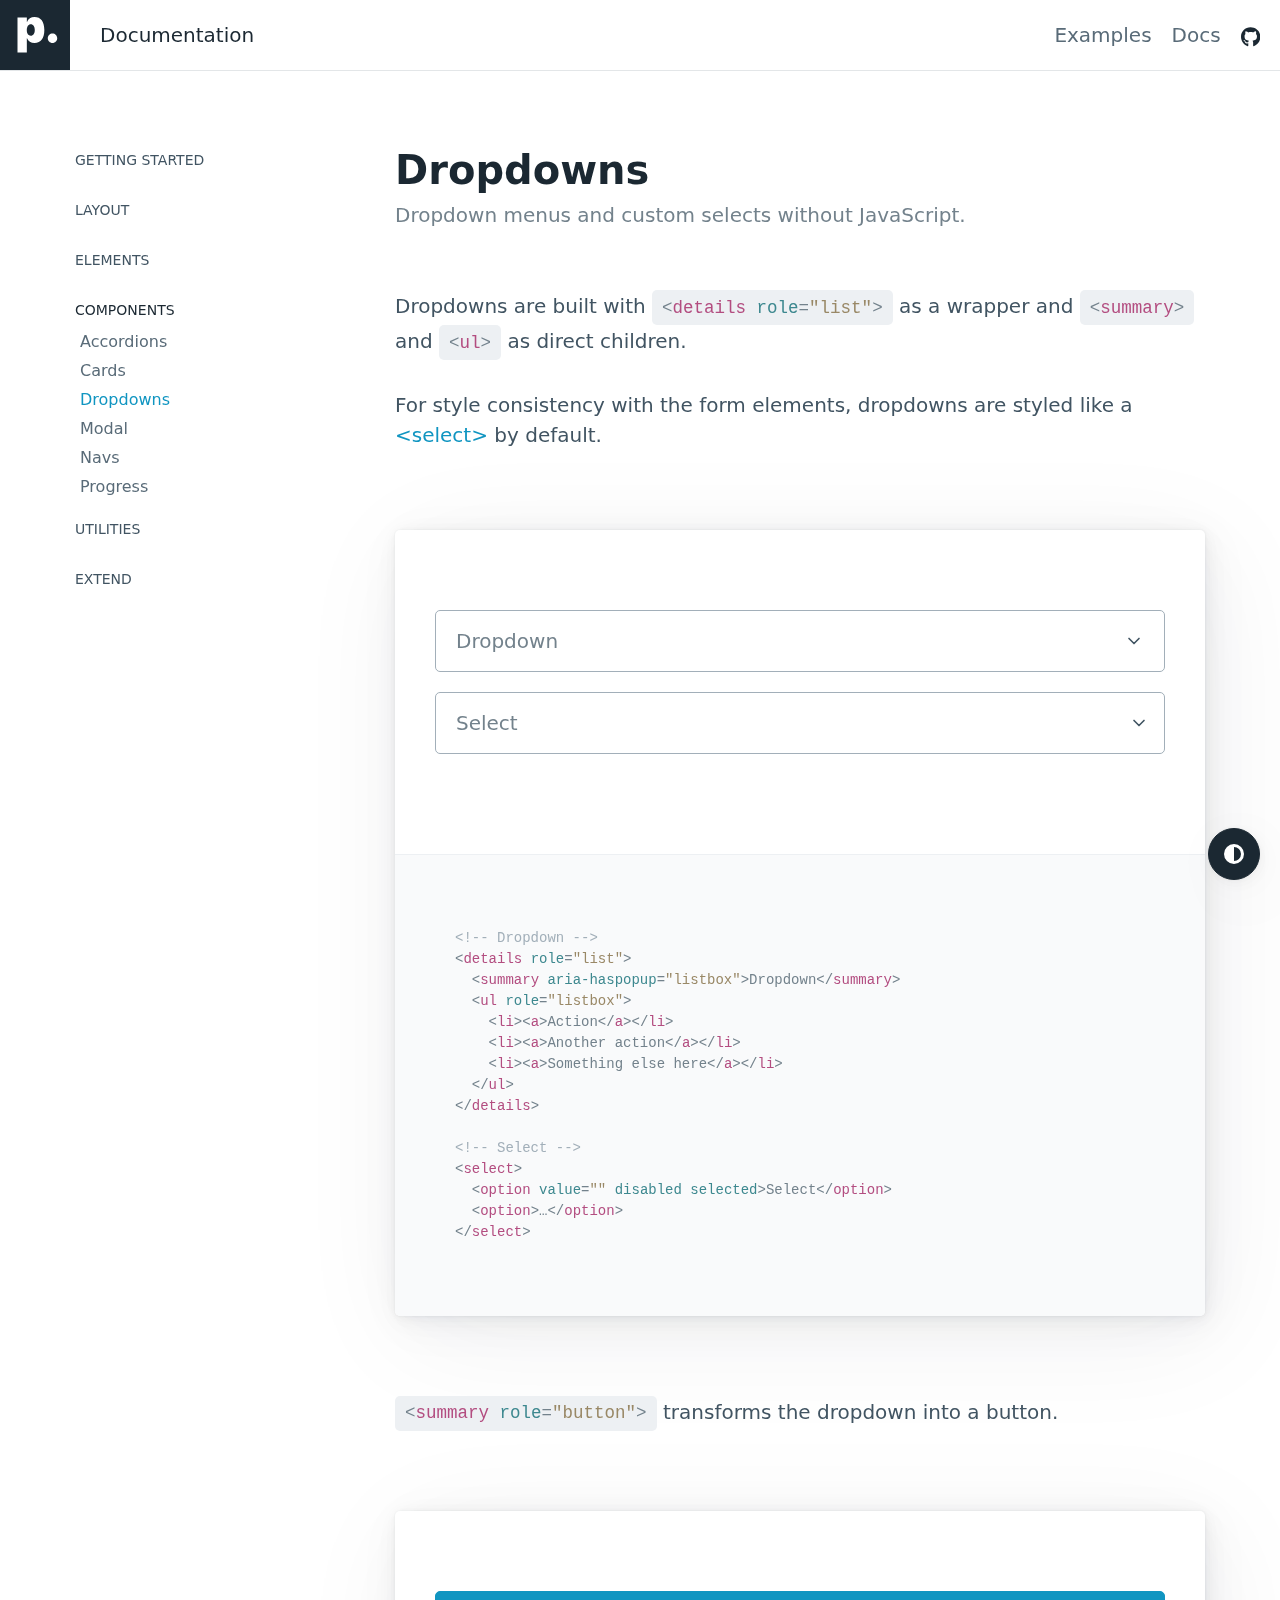
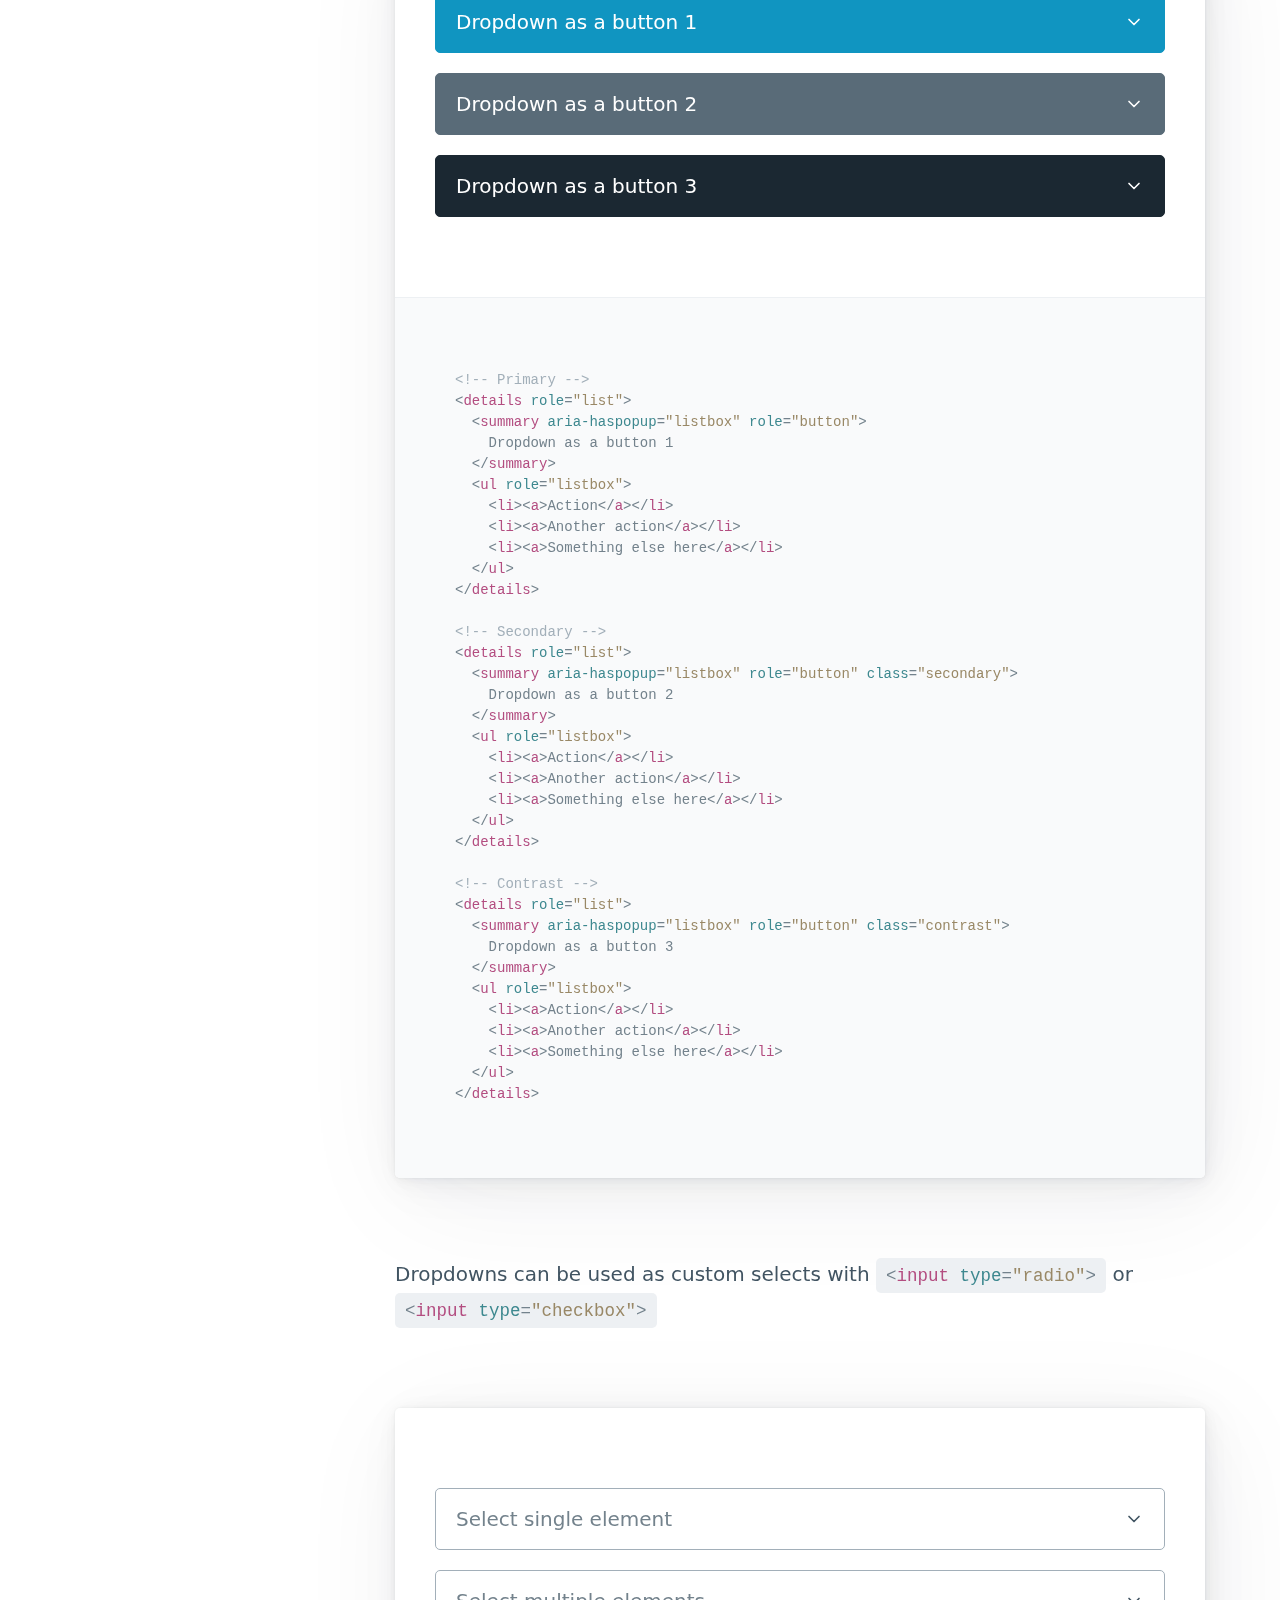
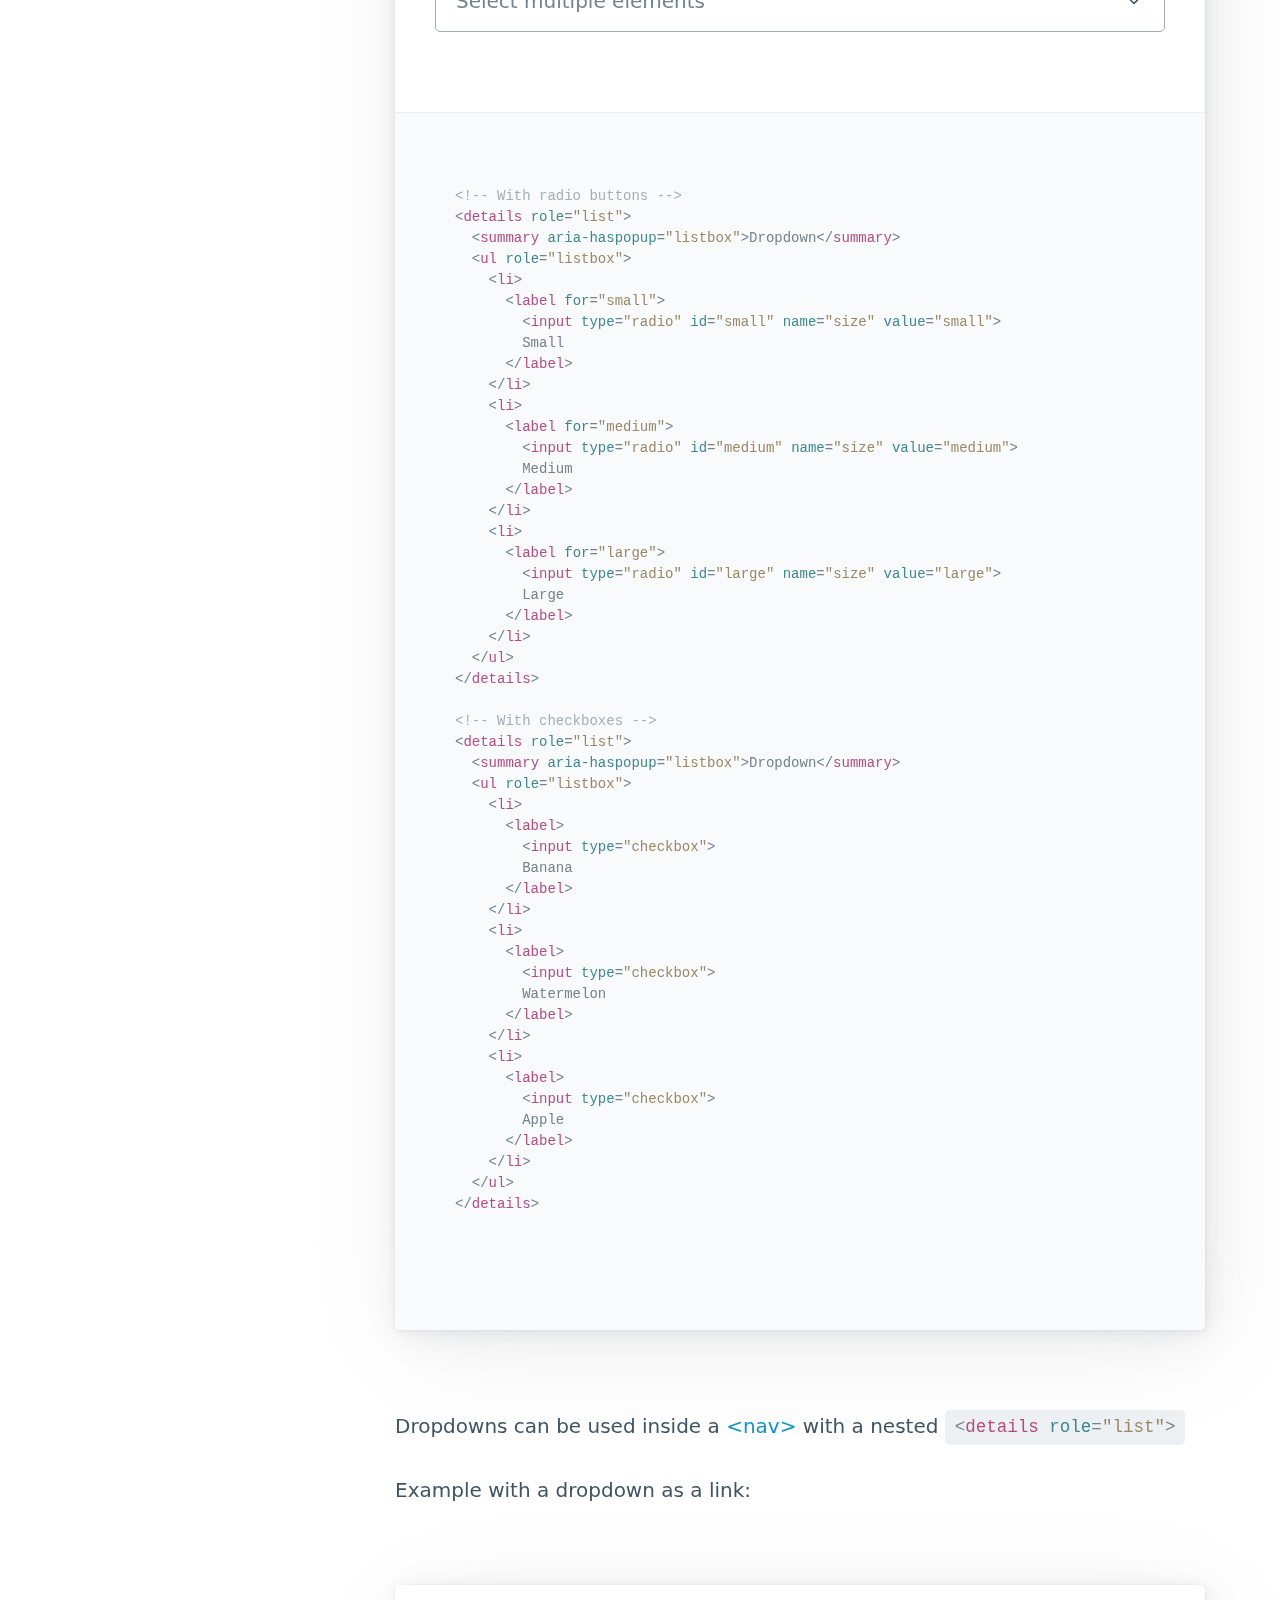
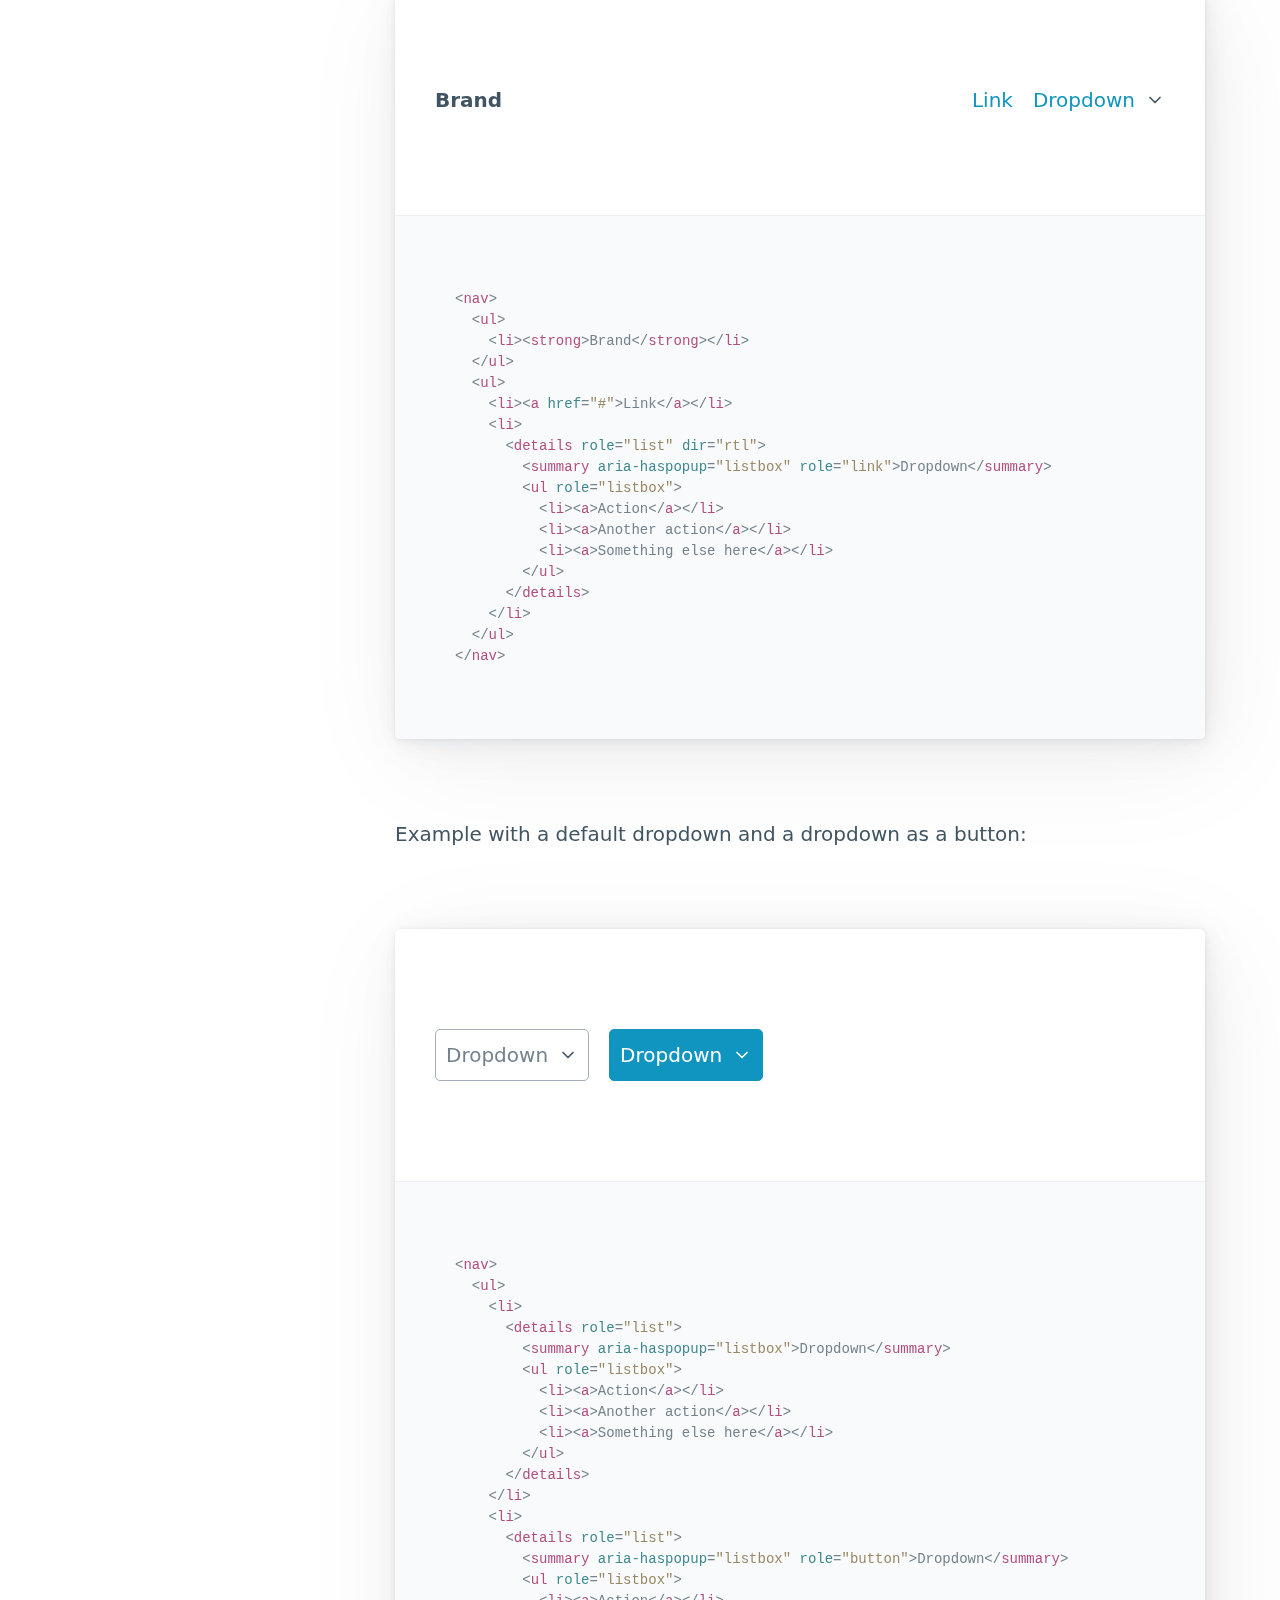
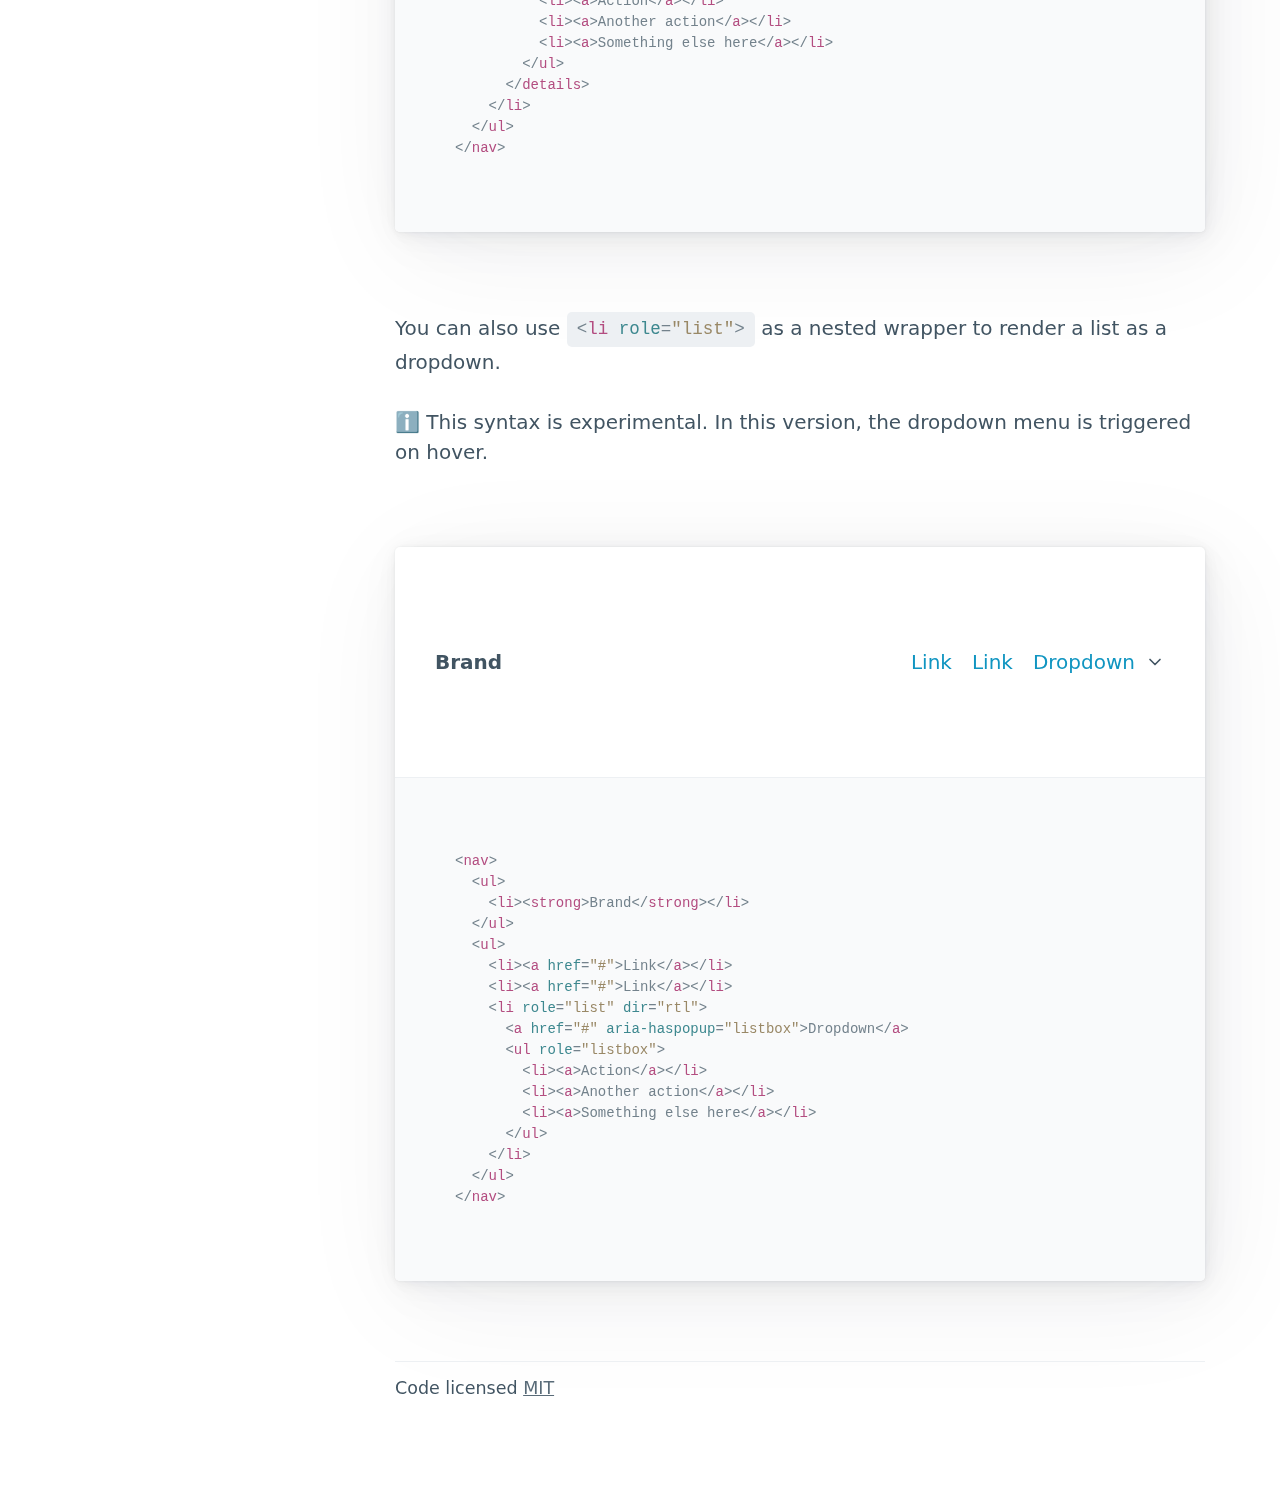
<file: css/pico/docs/dropdowns.html>
<!doctype html><html lang="en"><head><meta charset="utf-8"><meta name="viewport" content="width=device-width,initial-scale=1"><title>Dropdowns • Pico.css</title><meta name="description" content="Dropdown menus and custom selects without JavaScript."><link rel="shortcut icon" href="https://picocss.com/favicon.ico"><link rel="stylesheet" href="../css/pico.min.css"><link rel="stylesheet" href="css/pico.docs.min.css"><link rel="canonical" href="https://www.picocss.com/docs/dropdowns.html"></head><body><nav class="container-fluid"><ul><li><a href="https://picocss.com" aria-label="Back home"><svg aria-hidden="true" focusable="false" role="img" xmlns="http://www.w3.org/2000/svg" viewBox="0 0 1000 1000" height="56px"><path fill="currentColor" d="M633.43 429.23c0 118.38-49.76 184.72-138.87 184.72-53 0-92.04-25.37-108.62-67.32h-2.6v203.12H250V249.7h133.67v64.72h2.28c17.24-43.9 55.3-69.92 107-69.92 90.4 0 140.48 66.02 140.48 184.73zm-136.6 0c0-49.76-22.1-81.96-56.9-81.96s-56.9 32.2-57.24 82.28c.33 50.4 22.1 81.63 57.24 81.63 35.12 0 56.9-31.87 56.9-81.95zM682.5 547.5c0-37.32 30.18-67.5 67.5-67.5s67.5 30.18 67.5 67.5S787.32 615 750 615s-67.5-30.18-67.5-67.5z"/></svg></a></li><li>Documentation</li></ul><ul><li><a href="https://picocss.com#examples" class="secondary">Examples</a></li><li><a href="./" class="secondary">Docs</a></li><li><a href="https://github.com/picocss/pico" class="contrast" aria-label="Pico GitHub repository"><svg aria-hidden="true" focusable="false" role="img" xmlns="http://www.w3.org/2000/svg" viewBox="0 0 496 512" height="16px"><path fill="currentColor" d="M165.9 397.4c0 2-2.3 3.6-5.2 3.6-3.3.3-5.6-1.3-5.6-3.6 0-2 2.3-3.6 5.2-3.6 3-.3 5.6 1.3 5.6 3.6zm-31.1-4.5c-.7 2 1.3 4.3 4.3 4.9 2.6 1 5.6 0 6.2-2s-1.3-4.3-4.3-5.2c-2.6-.7-5.5.3-6.2 2.3zm44.2-1.7c-2.9.7-4.9 2.6-4.6 4.9.3 2 2.9 3.3 5.9 2.6 2.9-.7 4.9-2.6 4.6-4.6-.3-1.9-3-3.2-5.9-2.9zM244.8 8C106.1 8 0 113.3 0 252c0 110.9 69.8 205.8 169.5 239.2 12.8 2.3 17.3-5.6 17.3-12.1 0-6.2-.3-40.4-.3-61.4 0 0-70 15-84.7-29.8 0 0-11.4-29.1-27.8-36.6 0 0-22.9-15.7 1.6-15.4 0 0 24.9 2 38.6 25.8 21.9 38.6 58.6 27.5 72.9 20.9 2.3-16 8.8-27.1 16-33.7-55.9-6.2-112.3-14.3-112.3-110.5 0-27.5 7.6-41.3 23.6-58.9-2.6-6.5-11.1-33.3 2.6-67.9 20.9-6.5 69 27 69 27 20-5.6 41.5-8.5 62.8-8.5s42.8 2.9 62.8 8.5c0 0 48.1-33.6 69-27 13.7 34.7 5.2 61.4 2.6 67.9 16 17.7 25.8 31.5 25.8 58.9 0 96.5-58.9 104.2-114.8 110.5 9.2 7.9 17 22.9 17 46.4 0 33.7-.3 75.4-.3 83.6 0 6.5 4.6 14.4 17.3 12.1C428.2 457.8 496 362.9 496 252 496 113.3 383.5 8 244.8 8zM97.2 352.9c-1.3 1-1 3.3.7 5.2 1.6 1.6 3.9 2.3 5.2 1 1.3-1 1-3.3-.7-5.2-1.6-1.6-3.9-2.3-5.2-1zm-10.8-8.1c-.7 1.3.3 2.9 2.3 3.9 1.6 1 3.6.7 4.3-.7.7-1.3-.3-2.9-2.3-3.9-2-.6-3.6-.3-4.3.7zm32.4 35.6c-1.6 1.3-1 4.3 1.3 6.2 2.3 2.3 5.2 2.6 6.5 1 1.3-1.3.7-4.3-1.3-6.2-2.2-2.3-5.2-2.6-6.5-1zm-11.4-14.7c-1.6 1-1.6 3.6 0 5.9 1.6 2.3 4.3 3.3 5.6 2.3 1.6-1.3 1.6-3.9 0-6.2-1.4-2.3-4-3.3-5.6-2z"></path></svg></a></li></ul></nav><main class="container" id="docs"><aside><nav class="closed-on-mobile"><a href="./" class="secondary" id="toggle-docs-navigation"><svg xmlns="http://www.w3.org/2000/svg" class="expand" fill="currentColor" viewBox="0 0 16 16" height="16px"><title>Expand</title><path fill-rule="evenodd" d="M1 8a.5.5 0 0 1 .5-.5h13a.5.5 0 0 1 0 1h-13A.5.5 0 0 1 1 8zM7.646.146a.5.5 0 0 1 .708 0l2 2a.5.5 0 0 1-.708.708L8.5 1.707V5.5a.5.5 0 0 1-1 0V1.707L6.354 2.854a.5.5 0 1 1-.708-.708l2-2zM8 10a.5.5 0 0 1 .5.5v3.793l1.146-1.147a.5.5 0 0 1 .708.708l-2 2a.5.5 0 0 1-.708 0l-2-2a.5.5 0 0 1 .708-.708L7.5 14.293V10.5A.5.5 0 0 1 8 10z"></path></svg> <svg xmlns="http://www.w3.org/2000/svg" class="collapse" fill="currentColor" viewBox="0 0 16 16" height="16px"><title>Collapse</title><path fill-rule="evenodd" d="M1 8a.5.5 0 0 1 .5-.5h13a.5.5 0 0 1 0 1h-13A.5.5 0 0 1 1 8zm7-8a.5.5 0 0 1 .5.5v3.793l1.146-1.147a.5.5 0 0 1 .708.708l-2 2a.5.5 0 0 1-.708 0l-2-2a.5.5 0 1 1 .708-.708L7.5 4.293V.5A.5.5 0 0 1 8 0zm-.5 11.707l-1.146 1.147a.5.5 0 0 1-.708-.708l2-2a.5.5 0 0 1 .708 0l2 2a.5.5 0 0 1-.708.708L8.5 11.707V15.5a.5.5 0 0 1-1 0v-3.793z"></path></svg> Table of content</a><details><summary>Getting started</summary><ul><li><a href="./" id="start-link" class="secondary">Usage</a></li><li><a href="./themes.html" id="themes-link" class="secondary">Themes</a></li><li><a href="./customization.html" id="customization-link" class="secondary">Customization</a></li><li><a href="./classless.html" id="classless-link" class="secondary">Class-less version</a></li><li><a href="./rtl.html" id="rtl-link" class="secondary">RTL</a></li></ul></details><details><summary>Layout</summary><ul><li><a href="./containers.html" id="containers-link" class="secondary">Containers</a></li><li><a href="./grid.html" id="grid-link" class="secondary">Grid</a></li><li><a href="./scroller.html" id="scroller-link" class="secondary">Horizontal scroller</a></li></ul></details><details><summary>Elements</summary><ul><li><a href="./typography.html" id="typography-link" class="secondary">Typography</a></li><li><a href="./buttons.html" id="buttons-link" class="secondary">Buttons</a></li><li><a href="./forms.html" id="forms-link" class="secondary">Forms</a></li><li><a href="./tables.html" id="tables-link" class="secondary">Tables</a></li></ul></details><details><summary>Components</summary><ul><li><a href="./accordions.html" id="accordions-link" class="secondary">Accordions</a></li><li><a href="./cards.html" id="cards-link" class="secondary">Cards</a></li><li><a href="./dropdowns.html" id="dropdowns-link" class="secondary">Dropdowns</a></li><li><a href="./modal.html" id="modal-link" class="secondary">Modal</a></li><li><a href="./navs.html" id="navs-link" class="secondary">Navs</a></li><li><a href="./progress.html" id="progress-link" class="secondary">Progress</a></li></ul></details><details><summary>Utilities</summary><ul><li><a href="./loading.html" id="loading-link" class="secondary">Loading</a></li><li><a href="./tooltips.html" id="tooltips-link" class="secondary">Tooltips</a></li></ul></details><details><summary>Extend</summary><ul><li><a href="./we-love-classes.html" id="we-love-classes-link" class="secondary">We love .classes</a></li></ul></details></nav><script>const activeLink=document.querySelector("aside a#dropdowns-link"),parentAccordion=activeLink.closest("details");activeLink.setAttribute("aria-current","page"),parentAccordion.setAttribute("open","true")</script></aside><div role="document"><section id="dropdown"><hgroup><h1>Dropdowns</h1><h2>Dropdown menus and custom selects without JavaScript.</h2></hgroup><p>Dropdowns are built with <code>&lt;<b>details</b> <i>role</i>=<u>"list"</u>&gt;</code> as a wrapper and <code>&lt;<b>summary</b>&gt;</code> and <code>&lt;<b>ul</b>&gt;</code> as direct children.</p><p>For style consistency with the form elements, dropdowns are styled like a <a href="forms.html">&lt;select&gt;</a> by default.</p><article aria-label="Dropdowns as Selects"><details role="list"><summary aria-haspopup="listbox">Dropdown</summary><ul role="listbox"><li><a href="#" onclick="event.preventDefault()">Action</a></li><li><a href="#" onclick="event.preventDefault()">Another action</a></li><li><a href="#" onclick="event.preventDefault()">Something else here</a></li></ul></details><select required><option value="" disabled="disabled" selected="selected">Select</option><option>Option</option><option>Another option</option><option>Something else here</option></select><footer class="code"><pre><code><em>&lt;!-- Dropdown --&gt;</em>
&lt;<b>details</b> <i>role</i>=<u>"list"</u>&gt;
  &lt;<b>summary</b> <i>aria-haspopup</i>=<u>"listbox"</u>&gt;Dropdown&lt;/<b>summary</b>&gt;
  &lt;<b>ul</b> <i>role</i>=<u>"listbox"</u>&gt;
    &lt;<b>li</b>&gt;&lt;<b>a</b>&gt;Action&lt;/<b>a</b>&gt;&lt;/<b>li</b>&gt;
    &lt;<b>li</b>&gt;&lt;<b>a</b>&gt;Another action&lt;/<b>a</b>&gt;&lt;/<b>li</b>&gt;
    &lt;<b>li</b>&gt;&lt;<b>a</b>&gt;Something else here&lt;/<b>a</b>&gt;&lt;/<b>li</b>&gt;
  &lt;/<b>ul</b>&gt;
&lt;/<b>details</b>&gt;

<em>&lt;!-- Select --&gt;</em>
&lt;<b>select</b>&gt;
  &lt;<b>option</b> <i>value</i>=<u>""</u> <i>disabled selected</i>&gt;Select&lt;/<b>option</b>&gt;
  &lt;<b>option</b>&gt;…&lt;/<b>option</b>&gt;
&lt;/<b>select</b>&gt;
</code></pre></footer></article><p><code>&lt;<b>summary</b> <i>role</i>=<u>"button"</u>&gt;</code> transforms the dropdown into a button.</p><article aria-label="Dropdowns as Buttons"><details role="list"><summary aria-haspopup="listbox" role="button">Dropdown as a button 1</summary><ul role="listbox"><li><a href="#" onclick="event.preventDefault()">Action</a></li><li><a href="#" onclick="event.preventDefault()">Another action</a></li><li><a href="#" onclick="event.preventDefault()">Something else here</a></li></ul></details><details role="list"><summary aria-haspopup="listbox" role="button" class="secondary">Dropdown as a button 2</summary><ul role="listbox"><li><a href="#" onclick="event.preventDefault()">Action</a></li><li><a href="#" onclick="event.preventDefault()">Another action</a></li><li><a href="#" onclick="event.preventDefault()">Something else here</a></li></ul></details><details role="list"><summary aria-haspopup="listbox" role="button" class="contrast">Dropdown as a button 3</summary><ul role="listbox"><li><a href="#" onclick="event.preventDefault()">Action</a></li><li><a href="#" onclick="event.preventDefault()">Another action</a></li><li><a href="#" onclick="event.preventDefault()">Something else here</a></li></ul></details><footer class="code"><pre><code><em>&lt;!-- Primary --&gt;</em>
&lt;<b>details</b> <i>role</i>=<u>"list"</u>&gt;
  &lt;<b>summary</b> <i>aria-haspopup</i>=<u>"listbox"</u> <i>role</i>=<u>"button"</u>&gt;
    Dropdown as a button 1
  &lt;/<b>summary</b>&gt;
  &lt;<b>ul</b> <i>role</i>=<u>"listbox"</u>&gt;
    &lt;<b>li</b>&gt;&lt;<b>a</b>&gt;Action&lt;/<b>a</b>&gt;&lt;/<b>li</b>&gt;
    &lt;<b>li</b>&gt;&lt;<b>a</b>&gt;Another action&lt;/<b>a</b>&gt;&lt;/<b>li</b>&gt;
    &lt;<b>li</b>&gt;&lt;<b>a</b>&gt;Something else here&lt;/<b>a</b>&gt;&lt;/<b>li</b>&gt;
  &lt;/<b>ul</b>&gt;
&lt;/<b>details</b>&gt;

<em>&lt;!-- Secondary --&gt;</em>
&lt;<b>details</b> <i>role</i>=<u>"list"</u>&gt;
  &lt;<b>summary</b> <i>aria-haspopup</i>=<u>"listbox"</u> <i>role</i>=<u>"button"</u> <i>class</i>=<u>"secondary"</u>&gt;
    Dropdown as a button 2
  &lt;/<b>summary</b>&gt;
  &lt;<b>ul</b> <i>role</i>=<u>"listbox"</u>&gt;
    &lt;<b>li</b>&gt;&lt;<b>a</b>&gt;Action&lt;/<b>a</b>&gt;&lt;/<b>li</b>&gt;
    &lt;<b>li</b>&gt;&lt;<b>a</b>&gt;Another action&lt;/<b>a</b>&gt;&lt;/<b>li</b>&gt;
    &lt;<b>li</b>&gt;&lt;<b>a</b>&gt;Something else here&lt;/<b>a</b>&gt;&lt;/<b>li</b>&gt;
  &lt;/<b>ul</b>&gt;
&lt;/<b>details</b>&gt;

<em>&lt;!-- Contrast --&gt;</em>
&lt;<b>details</b> <i>role</i>=<u>"list"</u>&gt;
  &lt;<b>summary</b> <i>aria-haspopup</i>=<u>"listbox"</u> <i>role</i>=<u>"button"</u> <i>class</i>=<u>"contrast"</u>&gt;
    Dropdown as a button 3
  &lt;/<b>summary</b>&gt;
  &lt;<b>ul</b> <i>role</i>=<u>"listbox"</u>&gt;
    &lt;<b>li</b>&gt;&lt;<b>a</b>&gt;Action&lt;/<b>a</b>&gt;&lt;/<b>li</b>&gt;
    &lt;<b>li</b>&gt;&lt;<b>a</b>&gt;Another action&lt;/<b>a</b>&gt;&lt;/<b>li</b>&gt;
    &lt;<b>li</b>&gt;&lt;<b>a</b>&gt;Something else here&lt;/<b>a</b>&gt;&lt;/<b>li</b>&gt;
  &lt;/<b>ul</b>&gt;
&lt;/<b>details</b>&gt;
</code></pre></footer></article><p>Dropdowns can be used as custom selects with <code>&lt;<b>input</b> <i>type</i>=<u>"radio"</u>&gt;</code> or <code>&lt;<b>input</b> <i>type</i>=<u>"checkbox"</u>&gt;</code></p><article aria-label="Dropdowns with radio buttons or checkboxes"><details role="list"><summary aria-haspopup="listbox">Select single element</summary><ul role="listbox"><li><label for="small"><input type="radio" id="small" name="size" value="small"/> Small</label></li><li><label for="medium"><input type="radio" id="medium" name="size" value="medium"/> Medium</label></li><li><label for="large"><input type="radio" id="large" name="size" value="large"/> Large</label></li></ul></details><details role="list"><summary aria-haspopup="listbox">Select multiple elements</summary><ul role="listbox"><li><label><input type="checkbox"/> Banana</label></li><li><label><input type="checkbox"/> Watermelon</label></li><li><label><input type="checkbox"/> Apple</label></li></ul></details><footer class="code"><pre><code><em>&lt;!-- With radio buttons --&gt;</em>
&lt;<b>details</b> <i>role</i>=<u>"list"</u>&gt;
  &lt;<b>summary</b> <i>aria-haspopup</i>=<u>"listbox"</u>&gt;Dropdown&lt;/<b>summary</b>&gt;
  &lt;<b>ul</b> <i>role</i>=<u>"listbox"</u>&gt;
    &lt;<b>li</b>&gt;
      &lt;<b>label</b> <i>for</i>=<u>"small"</u>&gt;
        &lt;<b>input</b> <i>type</i>=<u>"radio"</u> <i>id</i>=<u>"small"</u> <i>name</i>=<u>"size"</u> <i>value</i>=<u>"small"</u>&gt;
        Small
      &lt;/<b>label</b>&gt;
    &lt;/<b>li</b>&gt;
    &lt;<b>li</b>&gt;
      &lt;<b>label</b> <i>for</i>=<u>"medium"</u>&gt;
        &lt;<b>input</b> <i>type</i>=<u>"radio"</u> <i>id</i>=<u>"medium"</u> <i>name</i>=<u>"size"</u> <i>value</i>=<u>"medium"</u>&gt;
        Medium
      &lt;/<b>label</b>&gt;
    &lt;/<b>li</b>&gt;
    &lt;<b>li</b>&gt;
      &lt;<b>label</b> <i>for</i>=<u>"large"</u>&gt;
        &lt;<b>input</b> <i>type</i>=<u>"radio"</u> <i>id</i>=<u>"large"</u> <i>name</i>=<u>"size"</u> <i>value</i>=<u>"large"</u>&gt;
        Large
      &lt;/<b>label</b>&gt;
    &lt;/<b>li</b>&gt;
  &lt;/<b>ul</b>&gt;
&lt;/<b>details</b>&gt;

<em>&lt;!-- With checkboxes --&gt;</em>
&lt;<b>details</b> <i>role</i>=<u>"list"</u>&gt;
  &lt;<b>summary</b> <i>aria-haspopup</i>=<u>"listbox"</u>&gt;Dropdown&lt;/<b>summary</b>&gt;
  &lt;<b>ul</b> <i>role</i>=<u>"listbox"</u>&gt;
    &lt;<b>li</b>&gt;
      &lt;<b>label</b>&gt;
        &lt;<b>input</b> <i>type</i>=<u>"checkbox"</u>&gt;
        Banana
      &lt;/<b>label</b>&gt;
    &lt;/<b>li</b>&gt;
    &lt;<b>li</b>&gt;
      &lt;<b>label</b>&gt;
        &lt;<b>input</b> <i>type</i>=<u>"checkbox"</u>&gt;
        Watermelon
      &lt;/<b>label</b>&gt;
    &lt;/<b>li</b>&gt;
    &lt;<b>li</b>&gt;
      &lt;<b>label</b>&gt;
        &lt;<b>input</b> <i>type</i>=<u>"checkbox"</u>&gt;
        Apple
      &lt;/<b>label</b>&gt;
    &lt;/<b>li</b>&gt;
  &lt;/<b>ul</b>&gt;
&lt;/<b>details</b>&gt;
              
            </code></pre></footer></article><p>Dropdowns can be used inside a <a href="navs.html">&lt;nav&gt;</a> with a nested <code>&lt;<b>details</b> <i>role</i>=<u>"list"</u>&gt;</code></p><p>Example with a dropdown as a link:</p><article aria-label="Dropdowns inside a nav"><nav><ul><li><strong>Brand</strong></li></ul><ul><li><a href="#" onclick="event.preventDefault()">Link</a></li><li><details role="list" dir="rtl"><summary aria-haspopup="listbox" role="link">Dropdown</summary><ul role="listbox"><li><a href="#" onclick="event.preventDefault()">Action</a></li><li><a href="#" onclick="event.preventDefault()">Another action</a></li><li><a href="#" onclick="event.preventDefault()">Something else here</a></li></ul></details></li></ul></nav><footer class="code"><pre><code>&lt;<b>nav</b>&gt;
  &lt;<b>ul</b>&gt;
    &lt;<b>li</b>&gt;&lt;<b>strong</b>&gt;Brand&lt;/<b>strong</b>&gt;&lt;/<b>li</b>&gt;
  &lt;/<b>ul</b>&gt;
  &lt;<b>ul</b>&gt;
    &lt;<b>li</b>&gt;&lt;<b>a</b> <i>href</i>=<u>"#"</u>&gt;Link&lt;/<b>a</b>&gt;&lt;/<b>li</b>&gt;
    &lt;<b>li</b>&gt;
      &lt;<b>details</b> <i>role</i>=<u>"list"</u> <i>dir</i>=<u>"rtl"</u>&gt;
        &lt;<b>summary</b> <i>aria-haspopup</i>=<u>"listbox"</u> <i>role</i>=<u>"link"</u>&gt;Dropdown&lt;/<b>summary</b>&gt;
        &lt;<b>ul</b> <i>role</i>=<u>"listbox"</u>&gt;
          &lt;<b>li</b>&gt;&lt;<b>a</b>&gt;Action&lt;/<b>a</b>&gt;&lt;/<b>li</b>&gt;
          &lt;<b>li</b>&gt;&lt;<b>a</b>&gt;Another action&lt;/<b>a</b>&gt;&lt;/<b>li</b>&gt;
          &lt;<b>li</b>&gt;&lt;<b>a</b>&gt;Something else here&lt;/<b>a</b>&gt;&lt;/<b>li</b>&gt;
        &lt;/<b>ul</b>&gt;
      &lt;/<b>details</b>&gt;
    &lt;/<b>li</b>&gt;
  &lt;/<b>ul</b>&gt;
&lt;/<b>nav</b>&gt;</code></pre></footer></article><p>Example with a default dropdown and a dropdown as a button:</p><article aria-label="Dropdowns inside a nav"><nav><ul><li><details role="list"><summary aria-haspopup="listbox">Dropdown</summary><ul role="listbox"><li><a href="#" onclick="event.preventDefault()">Action</a></li><li><a href="#" onclick="event.preventDefault()">Another action</a></li><li><a href="#" onclick="event.preventDefault()">Something else here</a></li></ul></details></li><li><details role="list"><summary aria-haspopup="listbox" role="button">Dropdown</summary><ul role="listbox"><li><a href="#" onclick="event.preventDefault()">Action</a></li><li><a href="#" onclick="event.preventDefault()">Another action</a></li><li><a href="#" onclick="event.preventDefault()">Something else here</a></li></ul></details></li></ul></nav><footer class="code"><pre><code>&lt;<b>nav</b>&gt;
  &lt;<b>ul</b>&gt;
    &lt;<b>li</b>&gt;
      &lt;<b>details</b> <i>role</i>=<u>"list"</u>&gt;
        &lt;<b>summary</b> <i>aria-haspopup</i>=<u>"listbox"</u>&gt;Dropdown&lt;/<b>summary</b>&gt;
        &lt;<b>ul</b> <i>role</i>=<u>"listbox"</u>&gt;
          &lt;<b>li</b>&gt;&lt;<b>a</b>&gt;Action&lt;/<b>a</b>&gt;&lt;/<b>li</b>&gt;
          &lt;<b>li</b>&gt;&lt;<b>a</b>&gt;Another action&lt;/<b>a</b>&gt;&lt;/<b>li</b>&gt;
          &lt;<b>li</b>&gt;&lt;<b>a</b>&gt;Something else here&lt;/<b>a</b>&gt;&lt;/<b>li</b>&gt;
        &lt;/<b>ul</b>&gt;
      &lt;/<b>details</b>&gt;
    &lt;/<b>li</b>&gt;
    &lt;<b>li</b>&gt;
      &lt;<b>details</b> <i>role</i>=<u>"list"</u>&gt;
        &lt;<b>summary</b> <i>aria-haspopup</i>=<u>"listbox"</u> <i>role</i>=<u>"button"</u>&gt;Dropdown&lt;/<b>summary</b>&gt;
        &lt;<b>ul</b> <i>role</i>=<u>"listbox"</u>&gt;
          &lt;<b>li</b>&gt;&lt;<b>a</b>&gt;Action&lt;/<b>a</b>&gt;&lt;/<b>li</b>&gt;
          &lt;<b>li</b>&gt;&lt;<b>a</b>&gt;Another action&lt;/<b>a</b>&gt;&lt;/<b>li</b>&gt;
          &lt;<b>li</b>&gt;&lt;<b>a</b>&gt;Something else here&lt;/<b>a</b>&gt;&lt;/<b>li</b>&gt;
        &lt;/<b>ul</b>&gt;
      &lt;/<b>details</b>&gt;
    &lt;/<b>li</b>&gt;
  &lt;/<b>ul</b>&gt;
&lt;/<b>nav</b>&gt;</code></pre></footer></article><p>You can also use <code>&lt;<b>li</b> <i>role</i>=<u>"list"</u>&gt;</code> as a nested wrapper to render a list as a dropdown.</p><p>ℹ️&nbsp;This syntax is experimental. In this version, the dropdown menu is triggered on hover.</p><article aria-label="Dropdowns inside a nav"><nav><ul><li><strong>Brand</strong></li></ul><ul><li><a href="#" onclick="event.preventDefault()">Link</a></li><li><a href="#" onclick="event.preventDefault()">Link</a></li><li role="list" dir="rtl"><a href="#" onclick="event.preventDefault()" aria-haspopup="listbox">Dropdown</a><ul role="listbox"><li><a href="#" onclick="event.preventDefault()">Action</a></li><li><a href="#" onclick="event.preventDefault()">Another action</a></li><li><a href="#" onclick="event.preventDefault()">Something else here</a></li></ul></li></ul></nav><footer class="code"><pre><code>&lt;<b>nav</b>&gt;
  &lt;<b>ul</b>&gt;
    &lt;<b>li</b>&gt;&lt;<b>strong</b>&gt;Brand&lt;/<b>strong</b>&gt;&lt;/<b>li</b>&gt;
  &lt;/<b>ul</b>&gt;
  &lt;<b>ul</b>&gt;
    &lt;<b>li</b>&gt;&lt;<b>a</b> <i>href</i>=<u>"#"</u>&gt;Link&lt;/<b>a</b>&gt;&lt;/<b>li</b>&gt;
    &lt;<b>li</b>&gt;&lt;<b>a</b> <i>href</i>=<u>"#"</u>&gt;Link&lt;/<b>a</b>&gt;&lt;/<b>li</b>&gt;
    &lt;<b>li</b> <i>role</i>=<u>"list"</u> <i>dir</i>=<u>"rtl"</u>&gt;
      &lt;<b>a</b> <i>href</i>=<u>"#"</u> <i>aria-haspopup</i>=<u>"listbox"</u>&gt;Dropdown&lt;/<b>a</b>&gt;
      &lt;<b>ul</b> <i>role</i>=<u>"listbox"</u>&gt;
        &lt;<b>li</b>&gt;&lt;<b>a</b>&gt;Action&lt;/<b>a</b>&gt;&lt;/<b>li</b>&gt;
        &lt;<b>li</b>&gt;&lt;<b>a</b>&gt;Another action&lt;/<b>a</b>&gt;&lt;/<b>li</b>&gt;
        &lt;<b>li</b>&gt;&lt;<b>a</b>&gt;Something else here&lt;/<b>a</b>&gt;&lt;/<b>li</b>&gt;
      &lt;/<b>ul</b>&gt;
    &lt;/<b>li</b>&gt;
  &lt;/<b>ul</b>&gt;
&lt;/<b>nav</b>&gt;</code></pre></footer></article></section><footer><hr><p><small>Code licensed <a href="https://github.com/picocss/pico/blob/master/LICENSE.md" class="secondary">MIT</a></small></p></footer></div></main><script src="js/commons.min.js"></script></body></html>
</file>
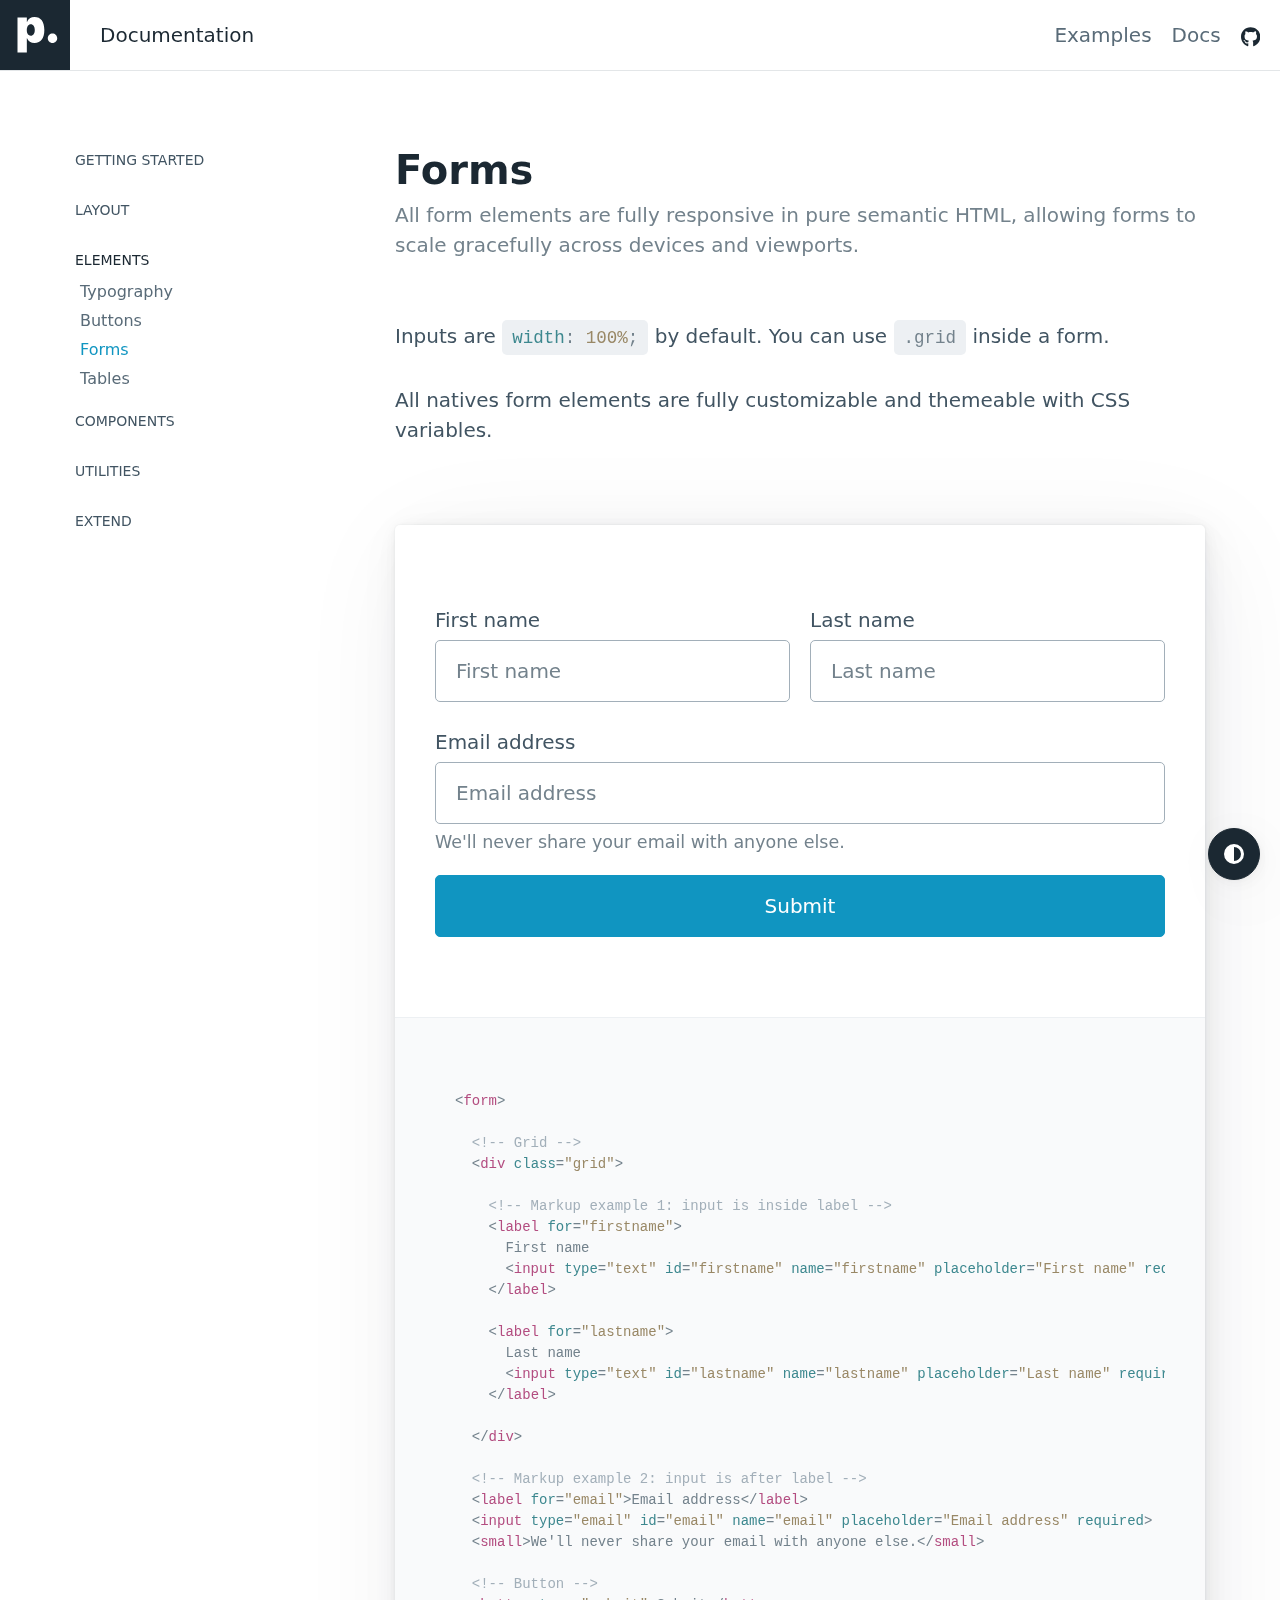
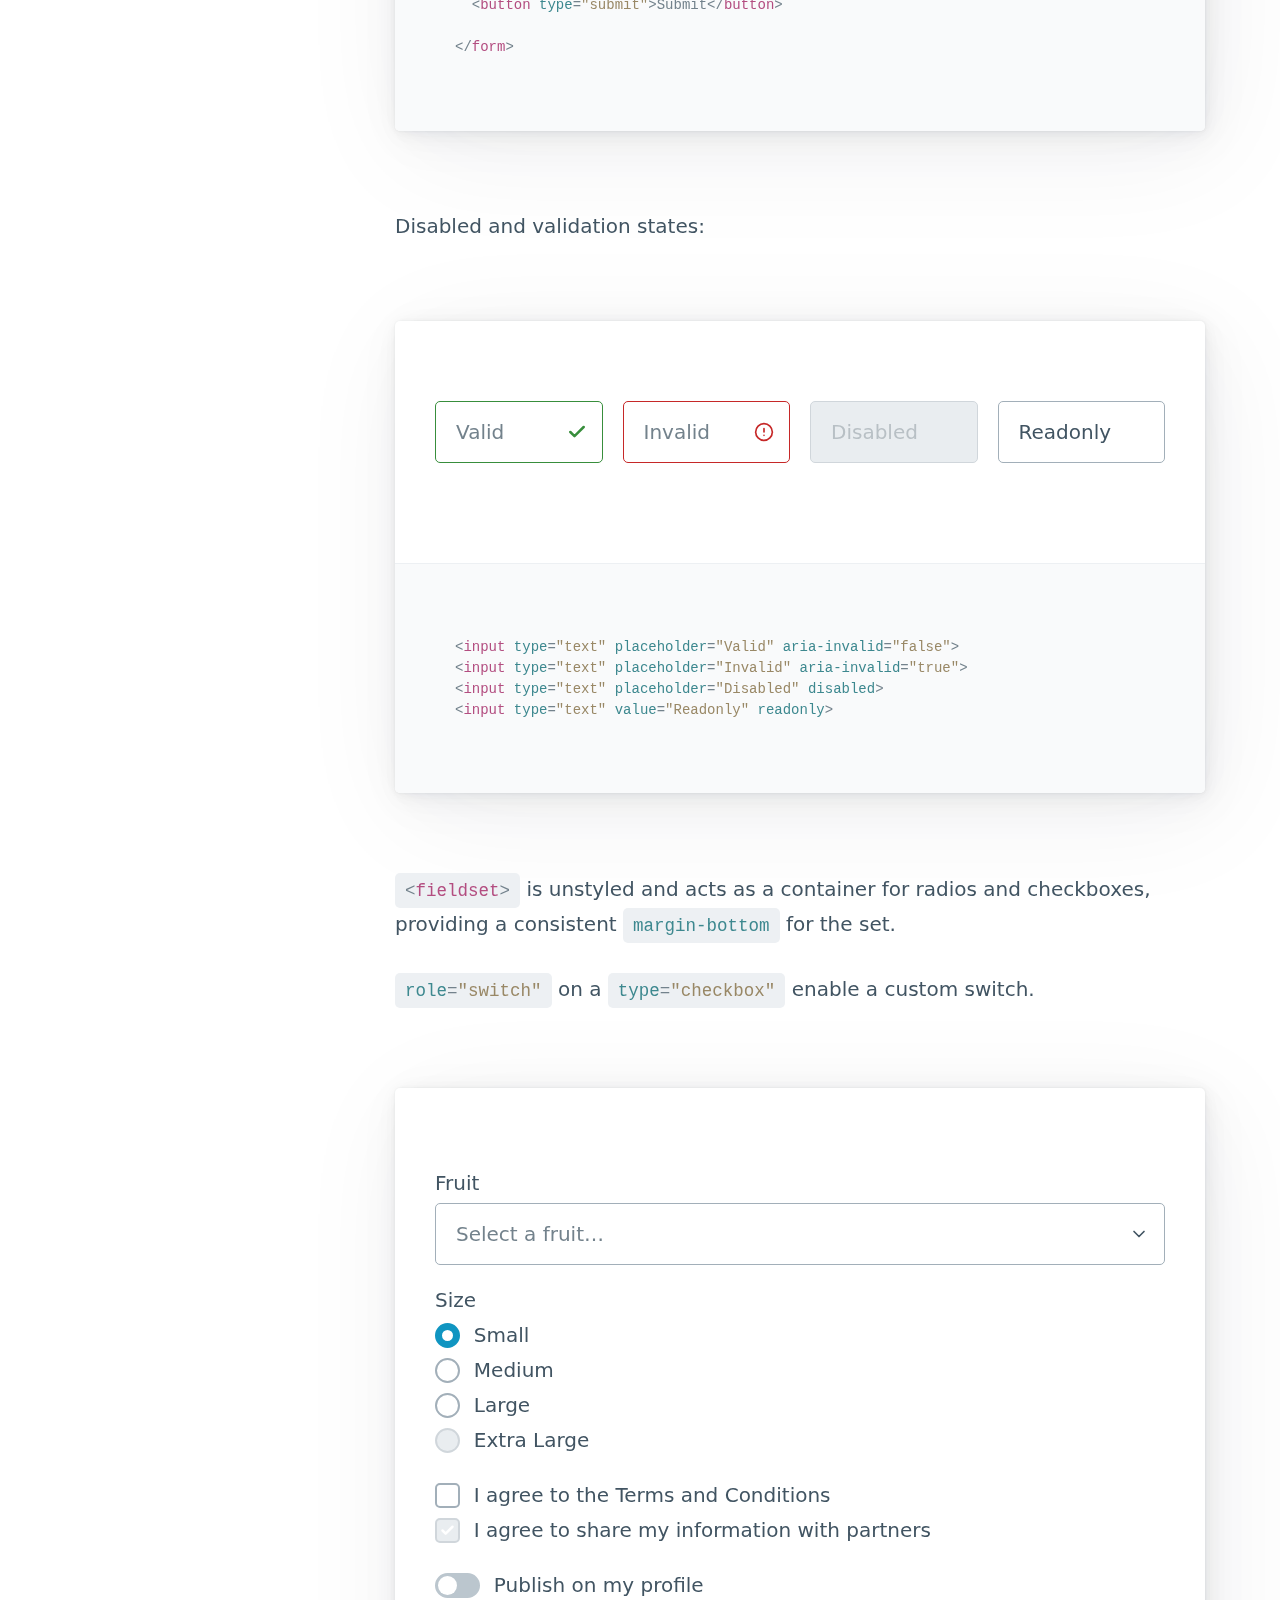
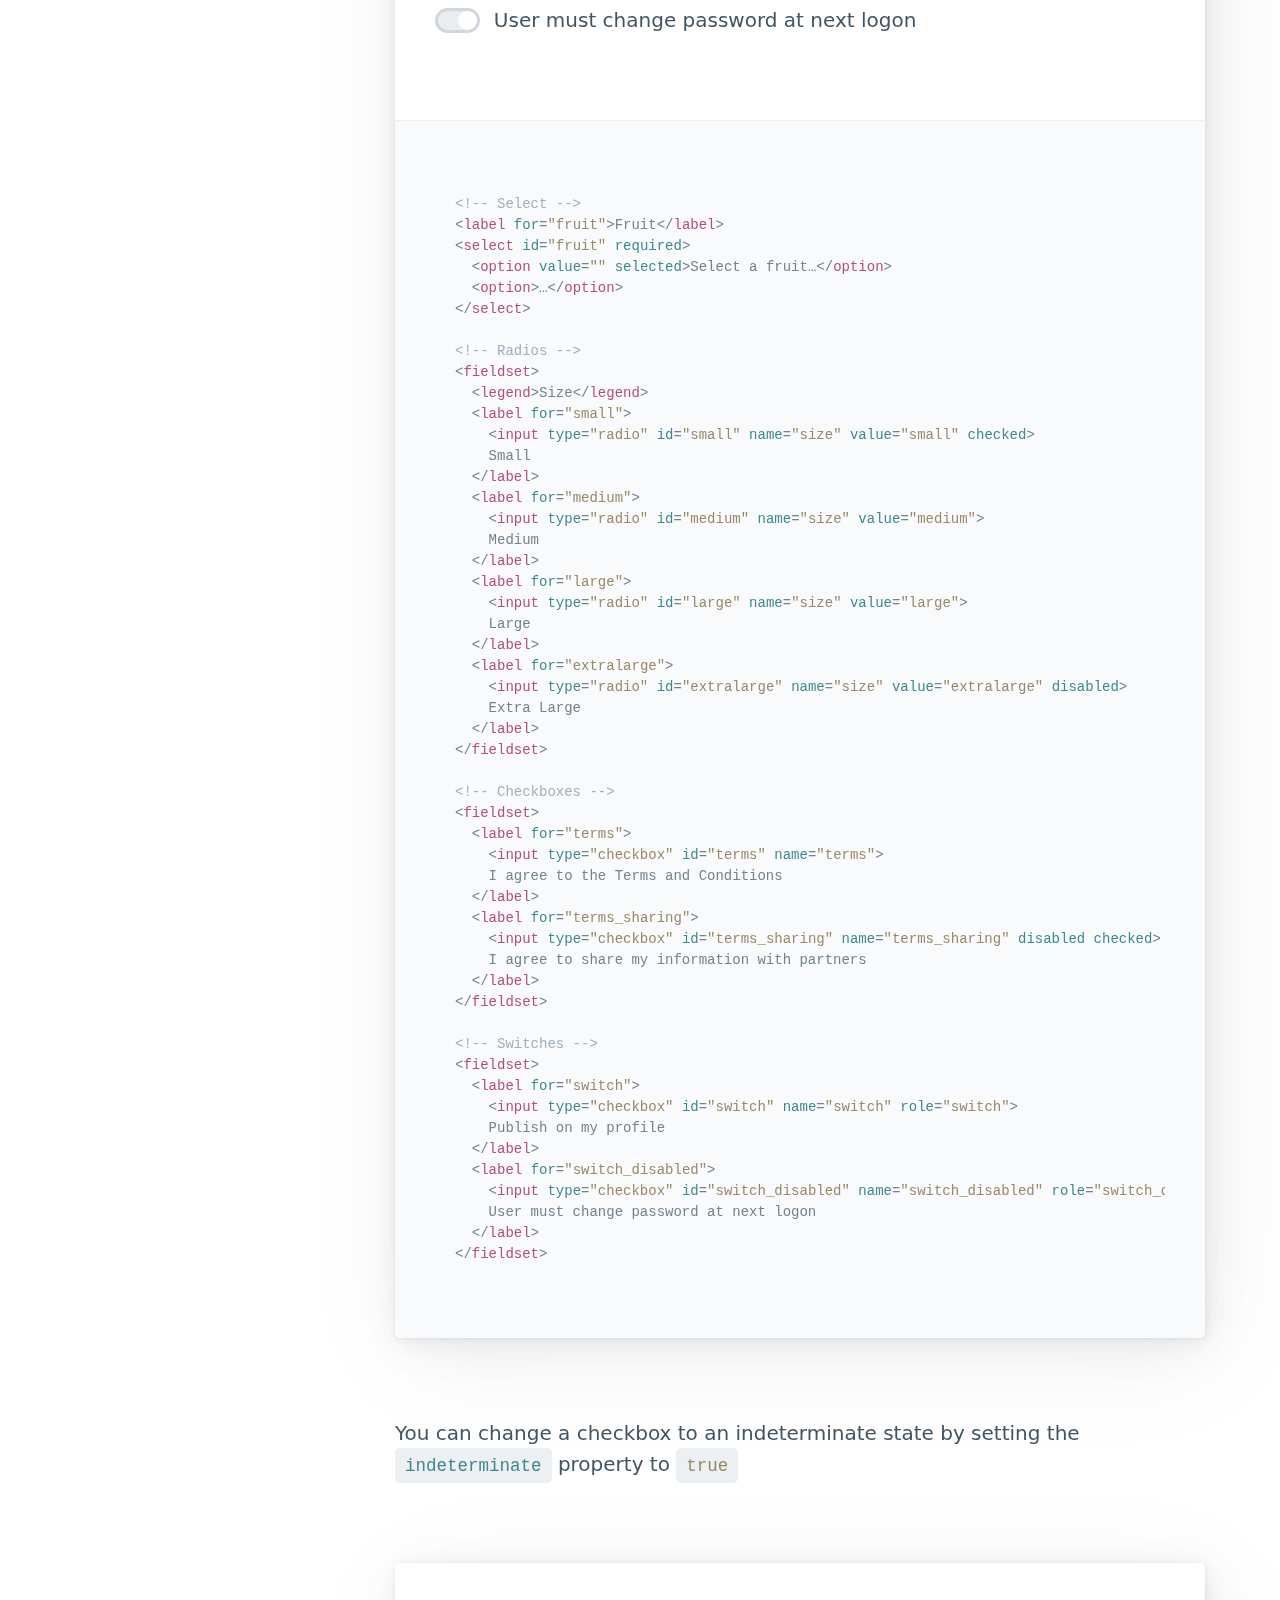
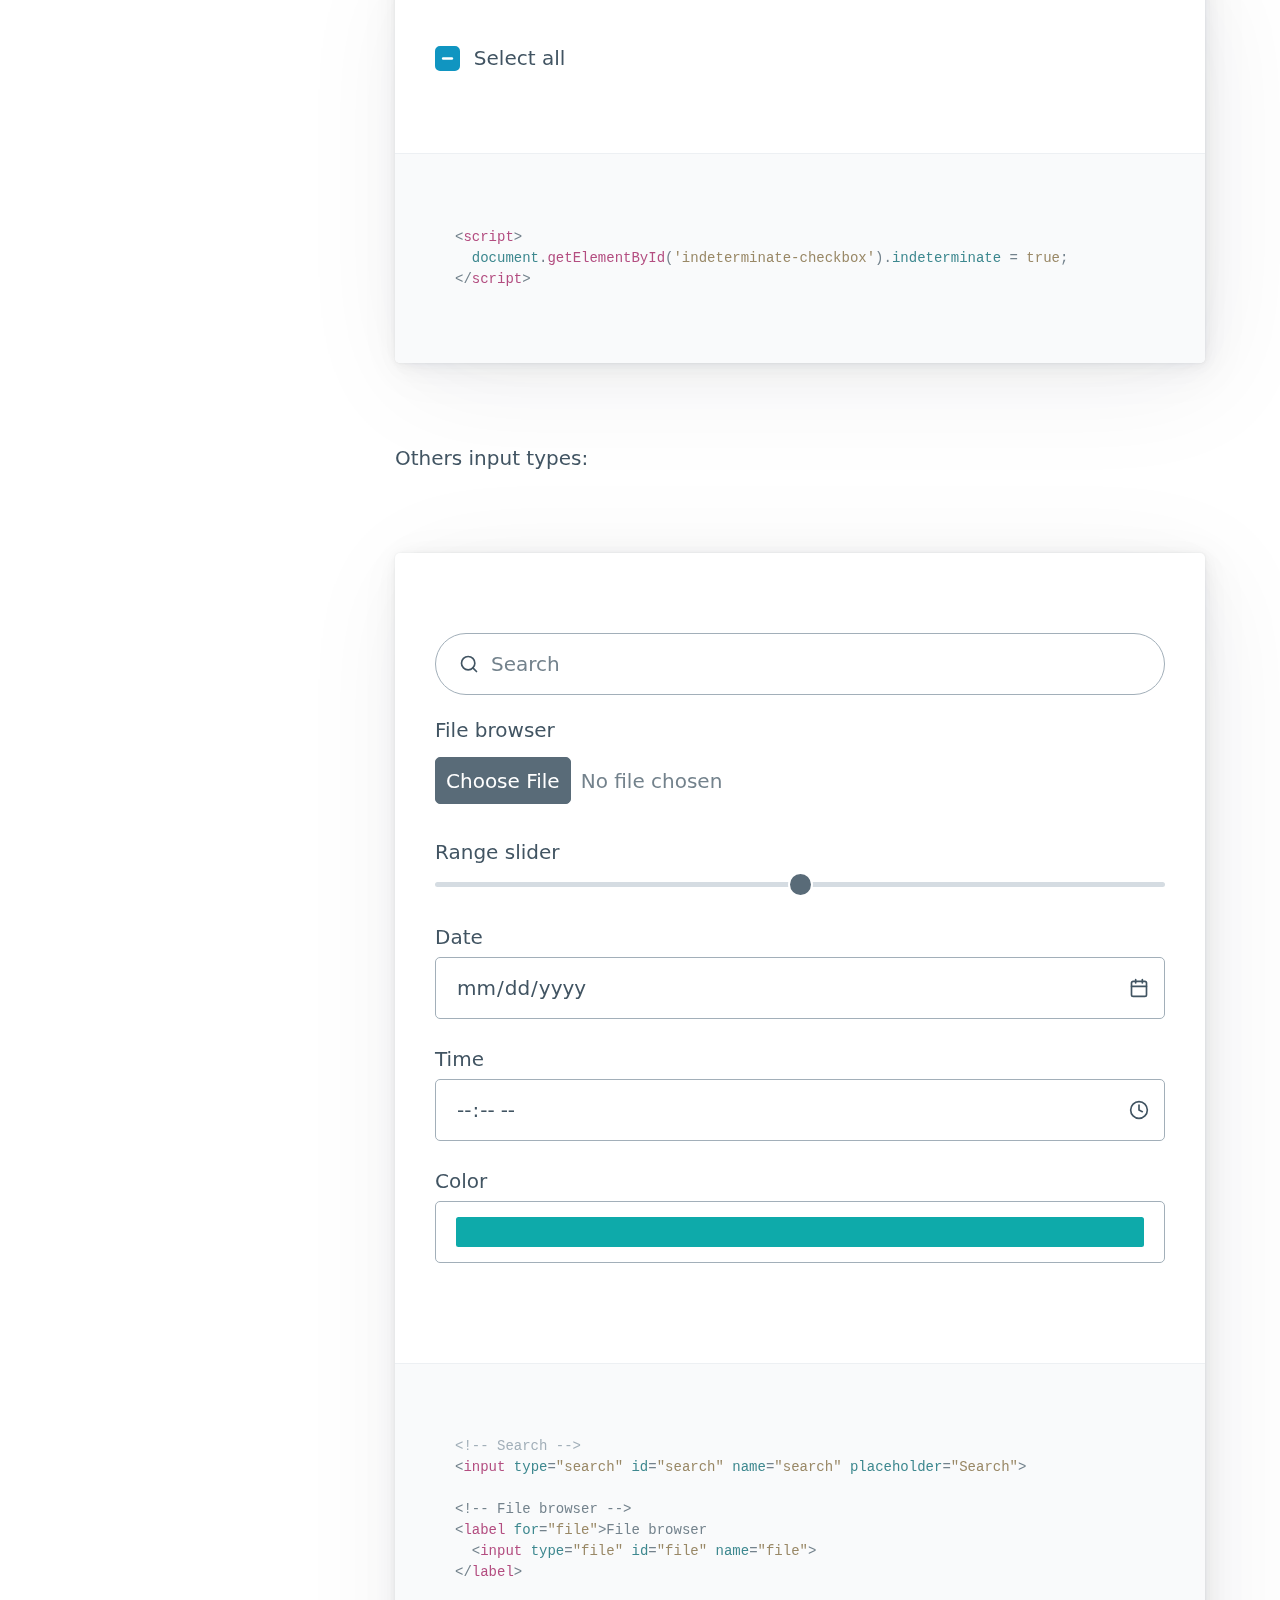
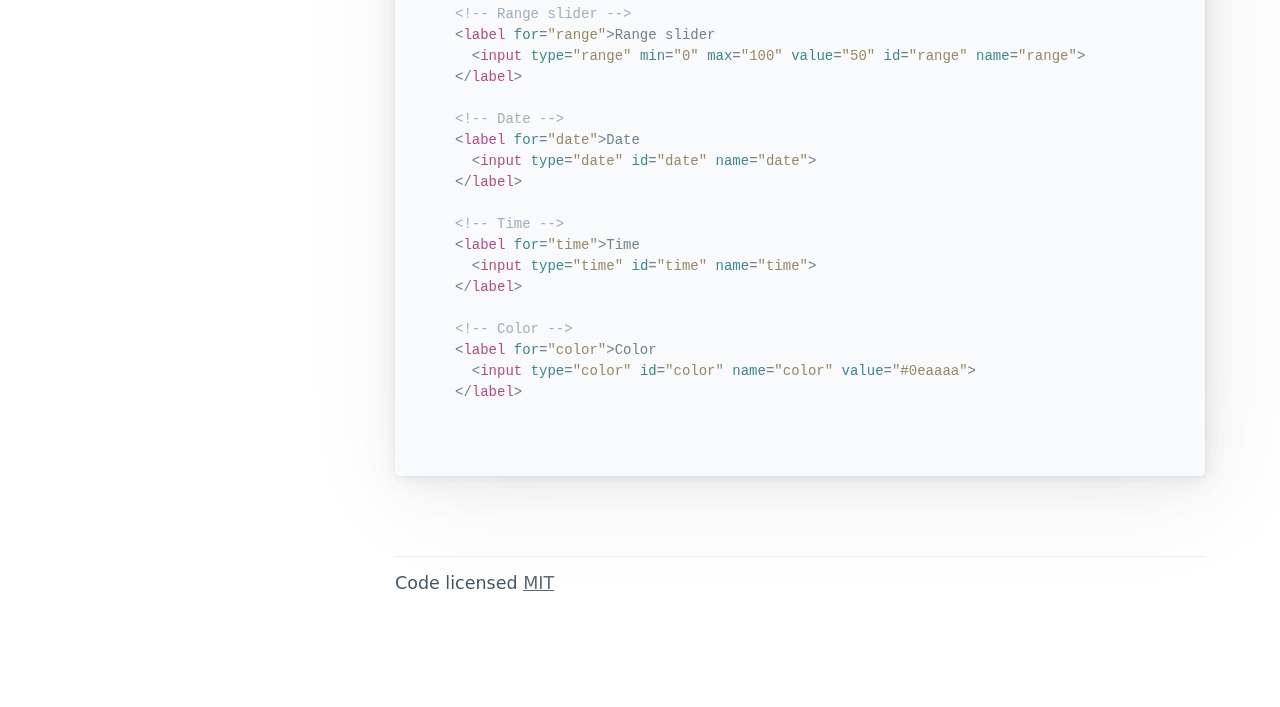
<file: css/pico/docs/forms.html>
<!doctype html><html lang="en"><head><meta charset="utf-8"><meta name="viewport" content="width=device-width,initial-scale=1"><title>Forms • Pico.css</title><meta name="description" content="All form elements are fully responsive in pure semantic HTML, allowing forms to scale gracefully across devices and viewports."><link rel="shortcut icon" href="https://picocss.com/favicon.ico"><link rel="stylesheet" href="../css/pico.min.css"><link rel="stylesheet" href="css/pico.docs.min.css"><link rel="canonical" href="https://www.picocss.com/docs/forms.html"></head><body><nav class="container-fluid"><ul><li><a href="https://picocss.com" aria-label="Back home"><svg aria-hidden="true" focusable="false" role="img" xmlns="http://www.w3.org/2000/svg" viewBox="0 0 1000 1000" height="56px"><path fill="currentColor" d="M633.43 429.23c0 118.38-49.76 184.72-138.87 184.72-53 0-92.04-25.37-108.62-67.32h-2.6v203.12H250V249.7h133.67v64.72h2.28c17.24-43.9 55.3-69.92 107-69.92 90.4 0 140.48 66.02 140.48 184.73zm-136.6 0c0-49.76-22.1-81.96-56.9-81.96s-56.9 32.2-57.24 82.28c.33 50.4 22.1 81.63 57.24 81.63 35.12 0 56.9-31.87 56.9-81.95zM682.5 547.5c0-37.32 30.18-67.5 67.5-67.5s67.5 30.18 67.5 67.5S787.32 615 750 615s-67.5-30.18-67.5-67.5z"/></svg></a></li><li>Documentation</li></ul><ul><li><a href="https://picocss.com#examples" class="secondary">Examples</a></li><li><a href="./" class="secondary">Docs</a></li><li><a href="https://github.com/picocss/pico" class="contrast" aria-label="Pico GitHub repository"><svg aria-hidden="true" focusable="false" role="img" xmlns="http://www.w3.org/2000/svg" viewBox="0 0 496 512" height="16px"><path fill="currentColor" d="M165.9 397.4c0 2-2.3 3.6-5.2 3.6-3.3.3-5.6-1.3-5.6-3.6 0-2 2.3-3.6 5.2-3.6 3-.3 5.6 1.3 5.6 3.6zm-31.1-4.5c-.7 2 1.3 4.3 4.3 4.9 2.6 1 5.6 0 6.2-2s-1.3-4.3-4.3-5.2c-2.6-.7-5.5.3-6.2 2.3zm44.2-1.7c-2.9.7-4.9 2.6-4.6 4.9.3 2 2.9 3.3 5.9 2.6 2.9-.7 4.9-2.6 4.6-4.6-.3-1.9-3-3.2-5.9-2.9zM244.8 8C106.1 8 0 113.3 0 252c0 110.9 69.8 205.8 169.5 239.2 12.8 2.3 17.3-5.6 17.3-12.1 0-6.2-.3-40.4-.3-61.4 0 0-70 15-84.7-29.8 0 0-11.4-29.1-27.8-36.6 0 0-22.9-15.7 1.6-15.4 0 0 24.9 2 38.6 25.8 21.9 38.6 58.6 27.5 72.9 20.9 2.3-16 8.8-27.1 16-33.7-55.9-6.2-112.3-14.3-112.3-110.5 0-27.5 7.6-41.3 23.6-58.9-2.6-6.5-11.1-33.3 2.6-67.9 20.9-6.5 69 27 69 27 20-5.6 41.5-8.5 62.8-8.5s42.8 2.9 62.8 8.5c0 0 48.1-33.6 69-27 13.7 34.7 5.2 61.4 2.6 67.9 16 17.7 25.8 31.5 25.8 58.9 0 96.5-58.9 104.2-114.8 110.5 9.2 7.9 17 22.9 17 46.4 0 33.7-.3 75.4-.3 83.6 0 6.5 4.6 14.4 17.3 12.1C428.2 457.8 496 362.9 496 252 496 113.3 383.5 8 244.8 8zM97.2 352.9c-1.3 1-1 3.3.7 5.2 1.6 1.6 3.9 2.3 5.2 1 1.3-1 1-3.3-.7-5.2-1.6-1.6-3.9-2.3-5.2-1zm-10.8-8.1c-.7 1.3.3 2.9 2.3 3.9 1.6 1 3.6.7 4.3-.7.7-1.3-.3-2.9-2.3-3.9-2-.6-3.6-.3-4.3.7zm32.4 35.6c-1.6 1.3-1 4.3 1.3 6.2 2.3 2.3 5.2 2.6 6.5 1 1.3-1.3.7-4.3-1.3-6.2-2.2-2.3-5.2-2.6-6.5-1zm-11.4-14.7c-1.6 1-1.6 3.6 0 5.9 1.6 2.3 4.3 3.3 5.6 2.3 1.6-1.3 1.6-3.9 0-6.2-1.4-2.3-4-3.3-5.6-2z"></path></svg></a></li></ul></nav><main class="container" id="docs"><aside><nav class="closed-on-mobile"><a href="./" class="secondary" id="toggle-docs-navigation"><svg xmlns="http://www.w3.org/2000/svg" class="expand" fill="currentColor" viewBox="0 0 16 16" height="16px"><title>Expand</title><path fill-rule="evenodd" d="M1 8a.5.5 0 0 1 .5-.5h13a.5.5 0 0 1 0 1h-13A.5.5 0 0 1 1 8zM7.646.146a.5.5 0 0 1 .708 0l2 2a.5.5 0 0 1-.708.708L8.5 1.707V5.5a.5.5 0 0 1-1 0V1.707L6.354 2.854a.5.5 0 1 1-.708-.708l2-2zM8 10a.5.5 0 0 1 .5.5v3.793l1.146-1.147a.5.5 0 0 1 .708.708l-2 2a.5.5 0 0 1-.708 0l-2-2a.5.5 0 0 1 .708-.708L7.5 14.293V10.5A.5.5 0 0 1 8 10z"></path></svg> <svg xmlns="http://www.w3.org/2000/svg" class="collapse" fill="currentColor" viewBox="0 0 16 16" height="16px"><title>Collapse</title><path fill-rule="evenodd" d="M1 8a.5.5 0 0 1 .5-.5h13a.5.5 0 0 1 0 1h-13A.5.5 0 0 1 1 8zm7-8a.5.5 0 0 1 .5.5v3.793l1.146-1.147a.5.5 0 0 1 .708.708l-2 2a.5.5 0 0 1-.708 0l-2-2a.5.5 0 1 1 .708-.708L7.5 4.293V.5A.5.5 0 0 1 8 0zm-.5 11.707l-1.146 1.147a.5.5 0 0 1-.708-.708l2-2a.5.5 0 0 1 .708 0l2 2a.5.5 0 0 1-.708.708L8.5 11.707V15.5a.5.5 0 0 1-1 0v-3.793z"></path></svg> Table of content</a><details><summary>Getting started</summary><ul><li><a href="./" id="start-link" class="secondary">Usage</a></li><li><a href="./themes.html" id="themes-link" class="secondary">Themes</a></li><li><a href="./customization.html" id="customization-link" class="secondary">Customization</a></li><li><a href="./classless.html" id="classless-link" class="secondary">Class-less version</a></li><li><a href="./rtl.html" id="rtl-link" class="secondary">RTL</a></li></ul></details><details><summary>Layout</summary><ul><li><a href="./containers.html" id="containers-link" class="secondary">Containers</a></li><li><a href="./grid.html" id="grid-link" class="secondary">Grid</a></li><li><a href="./scroller.html" id="scroller-link" class="secondary">Horizontal scroller</a></li></ul></details><details><summary>Elements</summary><ul><li><a href="./typography.html" id="typography-link" class="secondary">Typography</a></li><li><a href="./buttons.html" id="buttons-link" class="secondary">Buttons</a></li><li><a href="./forms.html" id="forms-link" class="secondary">Forms</a></li><li><a href="./tables.html" id="tables-link" class="secondary">Tables</a></li></ul></details><details><summary>Components</summary><ul><li><a href="./accordions.html" id="accordions-link" class="secondary">Accordions</a></li><li><a href="./cards.html" id="cards-link" class="secondary">Cards</a></li><li><a href="./dropdowns.html" id="dropdowns-link" class="secondary">Dropdowns</a></li><li><a href="./modal.html" id="modal-link" class="secondary">Modal</a></li><li><a href="./navs.html" id="navs-link" class="secondary">Navs</a></li><li><a href="./progress.html" id="progress-link" class="secondary">Progress</a></li></ul></details><details><summary>Utilities</summary><ul><li><a href="./loading.html" id="loading-link" class="secondary">Loading</a></li><li><a href="./tooltips.html" id="tooltips-link" class="secondary">Tooltips</a></li></ul></details><details><summary>Extend</summary><ul><li><a href="./we-love-classes.html" id="we-love-classes-link" class="secondary">We love .classes</a></li></ul></details></nav><script>const activeLink=document.querySelector("aside a#forms-link"),parentAccordion=activeLink.closest("details");activeLink.setAttribute("aria-current","page"),parentAccordion.setAttribute("open","true")</script></aside><div role="document"><section id="forms"><hgroup><h1>Forms</h1><h2>All form elements are fully responsive in pure semantic HTML, allowing forms to scale gracefully across devices and viewports.</h2></hgroup><p>Inputs are <code><i>width</i>: <u>100%</u>;</code> by default. You can use <code>.grid</code> inside a form.</p><p>All natives form elements are fully customizable and themeable with CSS variables.</p><article aria-label="Form example"><form><div class="grid"><label for="firstname">First name <input type="text" id="firstname" name="firstname" placeholder="First name" required></label> <label for="lastname">Last name <input type="text" id="lastname" name="lastname" placeholder="Last name" required></label></div><label for="email">Email address</label> <input type="email" id="email" name="email" placeholder="Email address" required> <small>We'll never share your email with anyone else.</small> <button type="submit" aria-label="Example button" onclick="event.preventDefault()">Submit</button></form><footer class="code"><pre><code>&lt;<b>form</b>&gt;

  <em>&lt;!-- Grid --&gt;</em>
  &lt;<b>div</b> <i>class</i>=<u>"grid"</u>&gt;

    <em>&lt;!-- Markup example 1: input is inside label --&gt;</em>
    &lt;<b>label</b> <i>for</i>=<u>"firstname"</u>&gt;
      First name
      &lt;<b>input</b> <i>type</i>=<u>"text"</u> <i>id</i>=<u>"firstname"</u> <i>name</i>=<u>"firstname"</u> <i>placeholder</i>=<u>"First name"</u> <i>required</i>&gt;
    &lt;/<b>label</b>&gt;

    &lt;<b>label</b> <i>for</i>=<u>"lastname"</u>&gt;
      Last name
      &lt;<b>input</b> <i>type</i>=<u>"text"</u> <i>id</i>=<u>"lastname"</u> <i>name</i>=<u>"lastname"</u> <i>placeholder</i>=<u>"Last name"</u> <i>required</i>&gt;
    &lt;/<b>label</b>&gt;

  &lt;/<b>div</b>&gt;

  <em>&lt;!-- Markup example 2: input is after label --&gt;</em>
  &lt;<b>label</b> <i>for</i>=<u>"email"</u>&gt;Email address&lt;/<b>label</b>&gt;
  &lt;<b>input</b> <i>type</i>=<u>"email"</u> <i>id</i>=<u>"email"</u> <i>name</i>=<u>"email"</u> <i>placeholder</i>=<u>"Email address"</u> <i>required</i>&gt;
  &lt;<b>small</b>&gt;We'll never share your email with anyone else.&lt;/<b>small</b>&gt;

  <em>&lt;!-- Button --&gt;</em>
  &lt;<b>button</b> <i>type</i>=<u>"submit"</u>&gt;Submit&lt;/<b>button</b>&gt;

&lt;/<b>form</b>&gt;</code></pre></footer></article><p>Disabled and validation states:</p><article aria-label="Validation states examples"><form class="grid"><input type="text" placeholder="Valid" aria-label="Valid" aria-invalid="false"> <input type="text" placeholder="Invalid" aria-label="Invalid" aria-invalid="true"> <input type="text" placeholder="Disabled" aria-label="Disabled" disabled="disabled"> <input type="text" value="Readonly" aria-label="Readonly" readonly="readonly"></form><footer class="code"><pre><code>&lt;<b>input</b> <i>type</i>=<u>"text"</u> <i>placeholder</i>=<u>"Valid"</u> <i>aria-invalid</i>=<u>"false"</u>&gt;
&lt;<b>input</b> <i>type</i>=<u>"text"</u> <i>placeholder</i>=<u>"Invalid"</u> <i>aria-invalid</i>=<u>"true"</u>&gt;
&lt;<b>input</b> <i>type</i>=<u>"text"</u> <i>placeholder</i>=<u>"Disabled"</u> <i>disabled</i>&gt;
&lt;<b>input</b> <i>type</i>=<u>"text"</u> <i>value</i>=<u>"Readonly"</u> <i>readonly</i>&gt;</code></pre></footer></article><p><code>&lt;<b>fieldset</b>&gt;</code> is unstyled and acts as a container for radios and checkboxes, providing a consistent <code><i>margin-bottom</i></code> for the set.</p><p><code><i>role</i>=<u>"switch"</u></code> on a <code><i>type</i>=<u>"checkbox"</u></code> enable a custom switch.</p><article aria-label="Select, radios, checkboxes, switch examples"><label for="fruit">Fruit</label> <select id="fruit" required><option value="" selected="selected">Select a fruit…</option><option>Banana</option><option>Watermelon</option><option>Apple</option><option>Orange</option><option>Mango</option></select><fieldset><legend>Size</legend><label for="small"><input type="radio" id="small" name="size" value="small" checked="checked"> Small</label> <label for="medium"><input type="radio" id="medium" name="size" value="medium"> Medium</label> <label for="large"><input type="radio" id="large" name="size" value="large"> Large</label> <label for="extralarge"><input type="radio" id="extralarge" name="size" value="extralarge" disabled="disabled"> Extra Large</label></fieldset><fieldset><label for="terms"><input type="checkbox" id="terms" name="terms"> I agree to the Terms and Conditions</label> <label for="terms_sharing"><input type="checkbox" id="terms_sharing" name="terms_sharing" disabled="disabled" checked="checked"> I agree to share my information with partners</label></fieldset><fieldset><label for="switch"><input type="checkbox" id="switch" name="switch" role="switch"> Publish on my profile</label> <label for="switch_disabled"><input type="checkbox" id="switch_disabled" name="switch_disabled" role="switch" disabled="disabled" checked="checked"> User must change password at next logon</label></fieldset><footer class="code"><pre><code><em>&lt;!-- Select --&gt;</em>
&lt;<b>label</b> <i>for</i>=<u>"fruit"</u>&gt;Fruit&lt;/<b>label</b>&gt;
&lt;<b>select</b> <i>id</i>=<u>"fruit"</u> <i>required</i>&gt;
  &lt;<b>option</b> <i>value</i>=<u>""</u> <i>selected</i>&gt;Select a fruit…&lt;/<b>option</b>&gt;
  &lt;<b>option</b>&gt;…&lt;/<b>option</b>&gt;
&lt;/<b>select</b>&gt;

<em>&lt;!-- Radios --&gt;</em>
&lt;<b>fieldset</b>&gt;
  &lt;<b>legend</b>&gt;Size&lt;/<b>legend</b>&gt;
  &lt;<b>label</b> <i>for</i>=<u>"small"</u>&gt;
    &lt;<b>input</b> <i>type</i>=<u>"radio"</u> <i>id</i>=<u>"small"</u> <i>name</i>=<u>"size"</u> <i>value</i>=<u>"small"</u> <i>checked</i>&gt;
    Small
  &lt;/<b>label</b>&gt;
  &lt;<b>label</b> <i>for</i>=<u>"medium"</u>&gt;
    &lt;<b>input</b> <i>type</i>=<u>"radio"</u> <i>id</i>=<u>"medium"</u> <i>name</i>=<u>"size"</u> <i>value</i>=<u>"medium"</u>&gt;
    Medium
  &lt;/<b>label</b>&gt;
  &lt;<b>label</b> <i>for</i>=<u>"large"</u>&gt;
    &lt;<b>input</b> <i>type</i>=<u>"radio"</u> <i>id</i>=<u>"large"</u> <i>name</i>=<u>"size"</u> <i>value</i>=<u>"large"</u>&gt;
    Large
  &lt;/<b>label</b>&gt;
  &lt;<b>label</b> <i>for</i>=<u>"extralarge"</u>&gt;
    &lt;<b>input</b> <i>type</i>=<u>"radio"</u> <i>id</i>=<u>"extralarge"</u> <i>name</i>=<u>"size"</u> <i>value</i>=<u>"extralarge"</u> <i>disabled</i>&gt;
    Extra Large
  &lt;/<b>label</b>&gt;
&lt;/<b>fieldset</b>&gt;

<em>&lt;!-- Checkboxes --&gt;</em>
&lt;<b>fieldset</b>&gt;
  &lt;<b>label</b> <i>for</i>=<u>"terms"</u>&gt;
    &lt;<b>input</b> <i>type</i>=<u>"checkbox"</u> <i>id</i>=<u>"terms"</u> <i>name</i>=<u>"terms"</u>&gt;
    I agree to the Terms and Conditions
  &lt;/<b>label</b>&gt;
  &lt;<b>label</b> <i>for</i>=<u>"terms_sharing"</u>&gt;
    &lt;<b>input</b> <i>type</i>=<u>"checkbox"</u> <i>id</i>=<u>"terms_sharing"</u> <i>name</i>=<u>"terms_sharing"</u> <i>disabled checked</i>&gt;
    I agree to share my information with partners
  &lt;/<b>label</b>&gt;
&lt;/<b>fieldset</b>&gt;

<em>&lt;!-- Switches --&gt;</em>
&lt;<b>fieldset</b>&gt;
  &lt;<b>label</b> <i>for</i>=<u>"switch"</u>&gt;
    &lt;<b>input</b> <i>type</i>=<u>"checkbox"</u> <i>id</i>=<u>"switch"</u> <i>name</i>=<u>"switch"</u> <i>role</i>=<u>"switch"</u>&gt;
    Publish on my profile
  &lt;/<b>label</b>&gt;
  &lt;<b>label</b> <i>for</i>=<u>"switch_disabled"</u>&gt;
    &lt;<b>input</b> <i>type</i>=<u>"checkbox"</u> <i>id</i>=<u>"switch_disabled"</u> <i>name</i>=<u>"switch_disabled"</u> <i>role</i>=<u>"switch_disabled"</u> <i>disabled checked</i>&gt;
    User must change password at next logon
  &lt;/<b>label</b>&gt;
&lt;/<b>fieldset</b>&gt;</code></pre></footer></article><p>You can change a checkbox to an indeterminate state by setting the <code><i>indeterminate</i></code> property to <code><u>true</u></code></p><article aria-label="Indeterminate checkbox example"><label for="indeterminate-checkbox"><input type="checkbox" id="indeterminate-checkbox" name="indeterminate-checkbox"> Select all</label><script>document.getElementById("indeterminate-checkbox").indeterminate=!0</script><footer class="code"><pre><code>&lt;<b>script</b>&gt;
  <i>document</i>.<b>getElementById</b>(<u>'indeterminate-checkbox'</u>).<i>indeterminate</i> = <u>true</u>;
&lt;/<b>script</b>&gt;</code></pre></footer></article><p>Others input types:</p><article aria-label="Search, file browser, range slider, date, time, color examples"><input type="search" id="search" name="search" placeholder="Search"> <label for="file">File browser <input type="file" id="file" name="file"></label> <label for="range">Range slider <input type="range" min="0" max="100" value="50" id="range" name="range"></label> <label for="date">Date <input type="date" id="date" name="date"></label> <label for="time">Time <input type="time" id="time" name="time"></label> <label for="color">Color <input type="color" id="color" name="color" value="#0eaaaa"></label><footer class="code"><pre><code><em>&lt;!-- Search --&gt;</em>
&lt;<b>input</b> <i>type</i>=<u>"search"</u> <i>id</i>=<u>"search"</u> <i>name</i>=<u>"search"</u> <i>placeholder</i>=<u>"Search"</u>&gt;
  
&lt;!-- File browser --&gt;
&lt;<b>label</b> <i>for</i>=<u>"file"</u>&gt;File browser
  &lt;<b>input</b> <i>type</i>=<u>"file"</u> <i>id</i>=<u>"file"</u> <i>name</i>=<u>"file"</u>&gt;
&lt;/<b>label</b>&gt;

<em>&lt;!-- Range slider --&gt;</em>
&lt;<b>label</b> <i>for</i>=<u>"range"</u>&gt;Range slider
  &lt;<b>input</b> <i>type</i>=<u>"range"</u> <i>min</i>=<u>"0"</u> <i>max</i>=<u>"100"</u> <i>value</i>=<u>"50"</u> <i>id</i>=<u>"range"</u> <i>name</i>=<u>"range"</u>&gt;
&lt;/<b>label</b>&gt;

<em>&lt;!-- Date --&gt;</em>
&lt;<b>label</b> <i>for</i>=<u>"date"</u>&gt;Date
  &lt;<b>input</b> <i>type</i>=<u>"date"</u> <i>id</i>=<u>"date"</u> <i>name</i>=<u>"date"</u>&gt;
&lt;/<b>label</b>&gt;

<em>&lt;!-- Time --&gt;</em>
&lt;<b>label</b> <i>for</i>=<u>"time"</u>&gt;Time
  &lt;<b>input</b> <i>type</i>=<u>"time"</u> <i>id</i>=<u>"time"</u> <i>name</i>=<u>"time"</u>&gt;
&lt;/<b>label</b>&gt;

<em>&lt;!-- Color --&gt;</em>
&lt;<b>label</b> <i>for</i>=<u>"color"</u>&gt;Color
  &lt;<b>input</b> <i>type</i>=<u>"color"</u> <i>id</i>=<u>"color"</u> <i>name</i>=<u>"color"</u> <i>value</i>=<u>"#0eaaaa"</u>>
&lt;/<b>label</b>&gt;</code></pre></footer></article></section><footer><hr><p><small>Code licensed <a href="https://github.com/picocss/pico/blob/master/LICENSE.md" class="secondary">MIT</a></small></p></footer></div></main><script src="js/commons.min.js"></script></body></html>
</file>
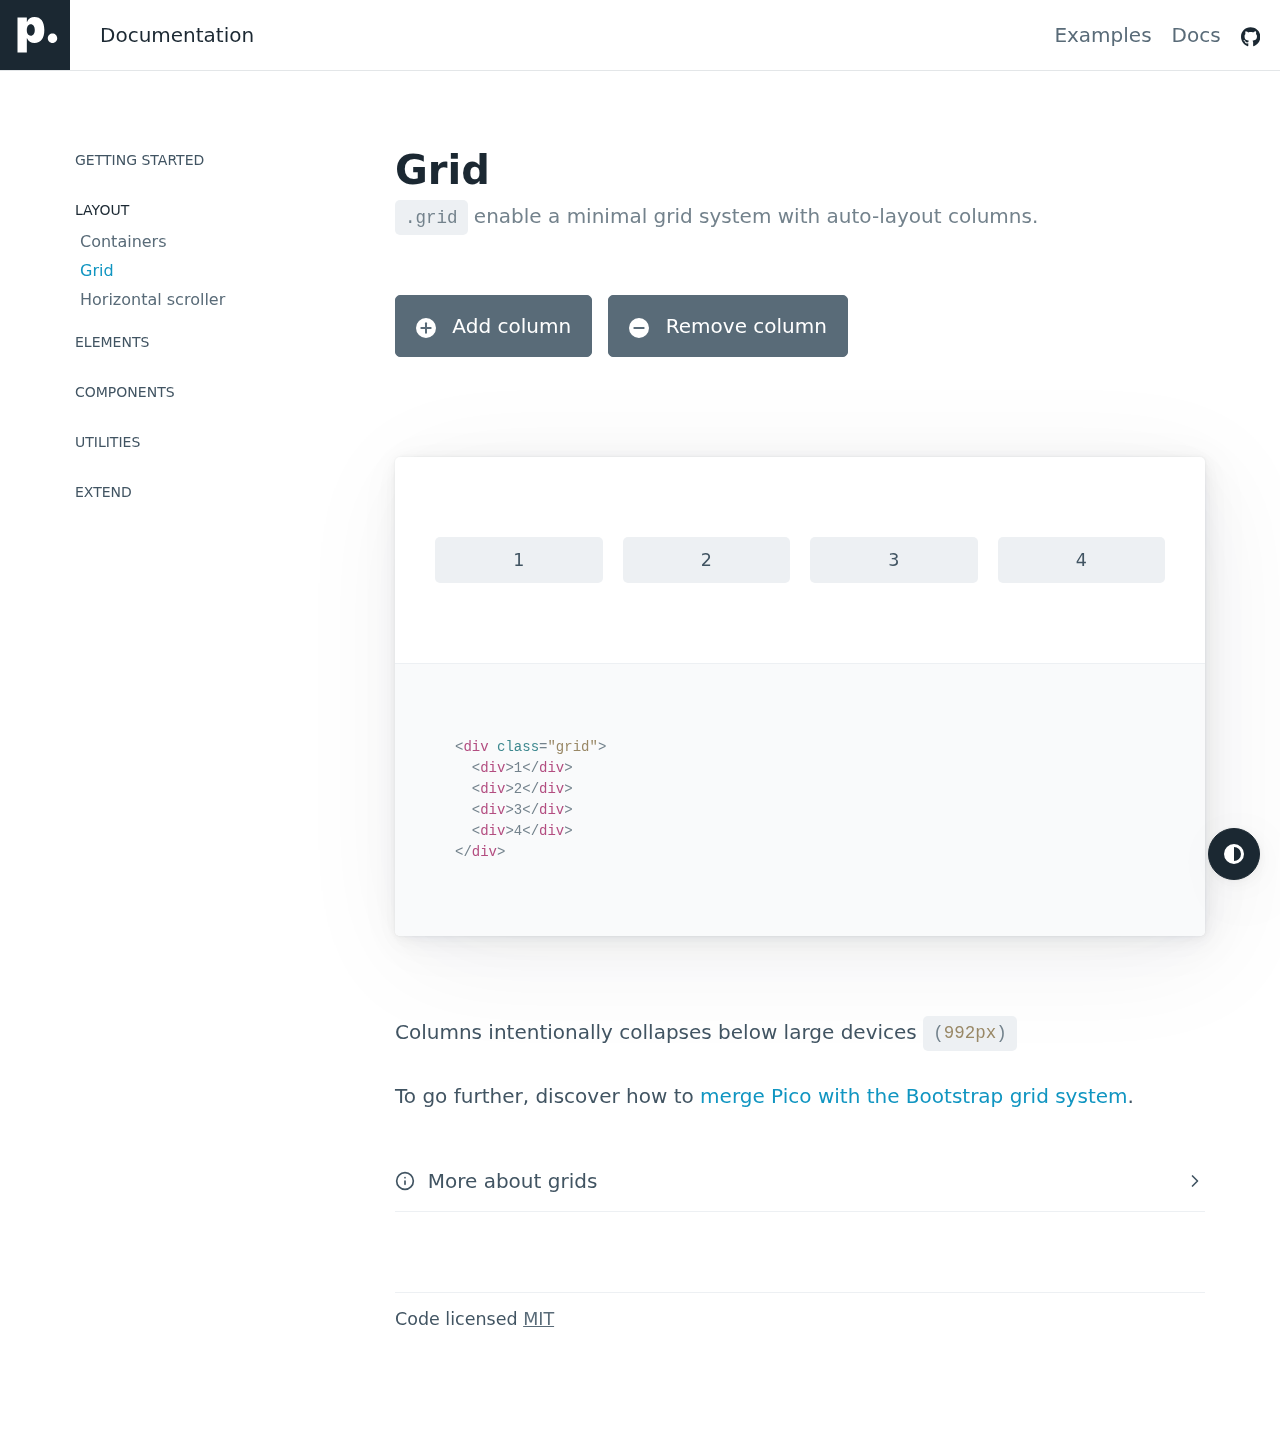
<file: css/pico/docs/grid.html>
<!doctype html><html lang="en"><head><meta charset="utf-8"><meta name="viewport" content="width=device-width,initial-scale=1"><title>Grid • Pico.css</title><meta name="description" content=".grid enable a minimal grid system with auto-layout columns."><link rel="shortcut icon" href="https://picocss.com/favicon.ico"><link rel="stylesheet" href="../css/pico.min.css"><link rel="stylesheet" href="css/pico.docs.min.css"><link rel="canonical" href="https://www.picocss.com/docs/grid.html"></head><body><nav class="container-fluid"><ul><li><a href="https://picocss.com" aria-label="Back home"><svg aria-hidden="true" focusable="false" role="img" xmlns="http://www.w3.org/2000/svg" viewBox="0 0 1000 1000" height="56px"><path fill="currentColor" d="M633.43 429.23c0 118.38-49.76 184.72-138.87 184.72-53 0-92.04-25.37-108.62-67.32h-2.6v203.12H250V249.7h133.67v64.72h2.28c17.24-43.9 55.3-69.92 107-69.92 90.4 0 140.48 66.02 140.48 184.73zm-136.6 0c0-49.76-22.1-81.96-56.9-81.96s-56.9 32.2-57.24 82.28c.33 50.4 22.1 81.63 57.24 81.63 35.12 0 56.9-31.87 56.9-81.95zM682.5 547.5c0-37.32 30.18-67.5 67.5-67.5s67.5 30.18 67.5 67.5S787.32 615 750 615s-67.5-30.18-67.5-67.5z"/></svg></a></li><li>Documentation</li></ul><ul><li><a href="https://picocss.com#examples" class="secondary">Examples</a></li><li><a href="./" class="secondary">Docs</a></li><li><a href="https://github.com/picocss/pico" class="contrast" aria-label="Pico GitHub repository"><svg aria-hidden="true" focusable="false" role="img" xmlns="http://www.w3.org/2000/svg" viewBox="0 0 496 512" height="16px"><path fill="currentColor" d="M165.9 397.4c0 2-2.3 3.6-5.2 3.6-3.3.3-5.6-1.3-5.6-3.6 0-2 2.3-3.6 5.2-3.6 3-.3 5.6 1.3 5.6 3.6zm-31.1-4.5c-.7 2 1.3 4.3 4.3 4.9 2.6 1 5.6 0 6.2-2s-1.3-4.3-4.3-5.2c-2.6-.7-5.5.3-6.2 2.3zm44.2-1.7c-2.9.7-4.9 2.6-4.6 4.9.3 2 2.9 3.3 5.9 2.6 2.9-.7 4.9-2.6 4.6-4.6-.3-1.9-3-3.2-5.9-2.9zM244.8 8C106.1 8 0 113.3 0 252c0 110.9 69.8 205.8 169.5 239.2 12.8 2.3 17.3-5.6 17.3-12.1 0-6.2-.3-40.4-.3-61.4 0 0-70 15-84.7-29.8 0 0-11.4-29.1-27.8-36.6 0 0-22.9-15.7 1.6-15.4 0 0 24.9 2 38.6 25.8 21.9 38.6 58.6 27.5 72.9 20.9 2.3-16 8.8-27.1 16-33.7-55.9-6.2-112.3-14.3-112.3-110.5 0-27.5 7.6-41.3 23.6-58.9-2.6-6.5-11.1-33.3 2.6-67.9 20.9-6.5 69 27 69 27 20-5.6 41.5-8.5 62.8-8.5s42.8 2.9 62.8 8.5c0 0 48.1-33.6 69-27 13.7 34.7 5.2 61.4 2.6 67.9 16 17.7 25.8 31.5 25.8 58.9 0 96.5-58.9 104.2-114.8 110.5 9.2 7.9 17 22.9 17 46.4 0 33.7-.3 75.4-.3 83.6 0 6.5 4.6 14.4 17.3 12.1C428.2 457.8 496 362.9 496 252 496 113.3 383.5 8 244.8 8zM97.2 352.9c-1.3 1-1 3.3.7 5.2 1.6 1.6 3.9 2.3 5.2 1 1.3-1 1-3.3-.7-5.2-1.6-1.6-3.9-2.3-5.2-1zm-10.8-8.1c-.7 1.3.3 2.9 2.3 3.9 1.6 1 3.6.7 4.3-.7.7-1.3-.3-2.9-2.3-3.9-2-.6-3.6-.3-4.3.7zm32.4 35.6c-1.6 1.3-1 4.3 1.3 6.2 2.3 2.3 5.2 2.6 6.5 1 1.3-1.3.7-4.3-1.3-6.2-2.2-2.3-5.2-2.6-6.5-1zm-11.4-14.7c-1.6 1-1.6 3.6 0 5.9 1.6 2.3 4.3 3.3 5.6 2.3 1.6-1.3 1.6-3.9 0-6.2-1.4-2.3-4-3.3-5.6-2z"></path></svg></a></li></ul></nav><main class="container" id="docs"><aside><nav class="closed-on-mobile"><a href="./" class="secondary" id="toggle-docs-navigation"><svg xmlns="http://www.w3.org/2000/svg" class="expand" fill="currentColor" viewBox="0 0 16 16" height="16px"><title>Expand</title><path fill-rule="evenodd" d="M1 8a.5.5 0 0 1 .5-.5h13a.5.5 0 0 1 0 1h-13A.5.5 0 0 1 1 8zM7.646.146a.5.5 0 0 1 .708 0l2 2a.5.5 0 0 1-.708.708L8.5 1.707V5.5a.5.5 0 0 1-1 0V1.707L6.354 2.854a.5.5 0 1 1-.708-.708l2-2zM8 10a.5.5 0 0 1 .5.5v3.793l1.146-1.147a.5.5 0 0 1 .708.708l-2 2a.5.5 0 0 1-.708 0l-2-2a.5.5 0 0 1 .708-.708L7.5 14.293V10.5A.5.5 0 0 1 8 10z"></path></svg> <svg xmlns="http://www.w3.org/2000/svg" class="collapse" fill="currentColor" viewBox="0 0 16 16" height="16px"><title>Collapse</title><path fill-rule="evenodd" d="M1 8a.5.5 0 0 1 .5-.5h13a.5.5 0 0 1 0 1h-13A.5.5 0 0 1 1 8zm7-8a.5.5 0 0 1 .5.5v3.793l1.146-1.147a.5.5 0 0 1 .708.708l-2 2a.5.5 0 0 1-.708 0l-2-2a.5.5 0 1 1 .708-.708L7.5 4.293V.5A.5.5 0 0 1 8 0zm-.5 11.707l-1.146 1.147a.5.5 0 0 1-.708-.708l2-2a.5.5 0 0 1 .708 0l2 2a.5.5 0 0 1-.708.708L8.5 11.707V15.5a.5.5 0 0 1-1 0v-3.793z"></path></svg> Table of content</a><details><summary>Getting started</summary><ul><li><a href="./" id="start-link" class="secondary">Usage</a></li><li><a href="./themes.html" id="themes-link" class="secondary">Themes</a></li><li><a href="./customization.html" id="customization-link" class="secondary">Customization</a></li><li><a href="./classless.html" id="classless-link" class="secondary">Class-less version</a></li><li><a href="./rtl.html" id="rtl-link" class="secondary">RTL</a></li></ul></details><details><summary>Layout</summary><ul><li><a href="./containers.html" id="containers-link" class="secondary">Containers</a></li><li><a href="./grid.html" id="grid-link" class="secondary">Grid</a></li><li><a href="./scroller.html" id="scroller-link" class="secondary">Horizontal scroller</a></li></ul></details><details><summary>Elements</summary><ul><li><a href="./typography.html" id="typography-link" class="secondary">Typography</a></li><li><a href="./buttons.html" id="buttons-link" class="secondary">Buttons</a></li><li><a href="./forms.html" id="forms-link" class="secondary">Forms</a></li><li><a href="./tables.html" id="tables-link" class="secondary">Tables</a></li></ul></details><details><summary>Components</summary><ul><li><a href="./accordions.html" id="accordions-link" class="secondary">Accordions</a></li><li><a href="./cards.html" id="cards-link" class="secondary">Cards</a></li><li><a href="./dropdowns.html" id="dropdowns-link" class="secondary">Dropdowns</a></li><li><a href="./modal.html" id="modal-link" class="secondary">Modal</a></li><li><a href="./navs.html" id="navs-link" class="secondary">Navs</a></li><li><a href="./progress.html" id="progress-link" class="secondary">Progress</a></li></ul></details><details><summary>Utilities</summary><ul><li><a href="./loading.html" id="loading-link" class="secondary">Loading</a></li><li><a href="./tooltips.html" id="tooltips-link" class="secondary">Tooltips</a></li></ul></details><details><summary>Extend</summary><ul><li><a href="./we-love-classes.html" id="we-love-classes-link" class="secondary">We love .classes</a></li></ul></details></nav><script>const activeLink=document.querySelector("aside a#grid-link"),parentAccordion=activeLink.closest("details");activeLink.setAttribute("aria-current","page"),parentAccordion.setAttribute("open","true")</script></aside><div role="document"><section id="grid"><hgroup><h1>Grid</h1><h2><code>.grid</code> enable a minimal grid system with auto-layout columns.</h2></hgroup><article aria-label="Grid example"><div class="grid"><div>1</div><div>2</div><div>3</div><div>4</div></div><footer class="code"><pre><code>&lt;<b>div</b> <i>class</i>=<u>"grid"</u>&gt;
  &lt;<b>div</b>&gt;1&lt;/<b>div</b>&gt;
  &lt;<b>div</b>&gt;2&lt;/<b>div</b>&gt;
  &lt;<b>div</b>&gt;3&lt;/<b>div</b>&gt;
  &lt;<b>div</b>&gt;4&lt;/<b>div</b>&gt;
&lt;/<b>div</b>&gt;</code></pre></footer></article><p>Columns intentionally collapses below large devices <code>(<u>992px</u>)</code></p><p>To go further, discover how to <a href="https://picocss.com/examples/bootstrap-grid/">merge Pico with the Bootstrap grid system</a>.</p><details><summary><svg aria-hidden="true" focusable="false" role="img" xmlns="http://www.w3.org/2000/svg" height="16px" viewBox="0 0 24 24" fill="none" stroke="currentColor" stroke-width="2" stroke-linecap="round" stroke-linejoin="round"><circle cx="12" cy="12" r="10"></circle><line x1="12" y1="16" x2="12" y2="12"></line><line x1="12" y1="8" x2="12.01" y2="8"></line></svg> &nbsp;More about grids</summary><p>As Pico focuses on native HTML elements, we kept this grid system very minimalist.</p><p>A complete grid system in flexbox, with all the ordering, offsetting and, breakpoints utilities, can be heavier than the total size of the Pico library. Not really in the Pico spirit.</p><p>If you need a quick way to prototyping or build a complex layout, you can look at <strong>Flexbox grid layouts</strong>. For example, <a href="https://getbootstrap.com/docs/4.2/getting-started/contents/">Bootstrap Grid System only</a> or <a href="http://flexboxgrid.com/">Flexbox Grid</a>.</p><p>If you need a light and custom grid, you can look at <strong>CSS Grid Generators</strong>. For example, <a href="https://cssgrid-generator.netlify.com/">CSS Grid Generator</a>, <a href="http://grid.layoutit.com/">Layoutit!</a> or <a href="https://griddy.io/">Griddy</a>.</p><p>Alternatively, you can <a href="https://learncssgrid.com/">learn about CSS Grid</a>.</p></details></section><footer><hr><p><small>Code licensed <a href="https://github.com/picocss/pico/blob/master/LICENSE.md" class="secondary">MIT</a></small></p></footer></div></main><script src="js/commons.min.js"></script><script src="js/grid.min.js"></script></body></html>
</file>
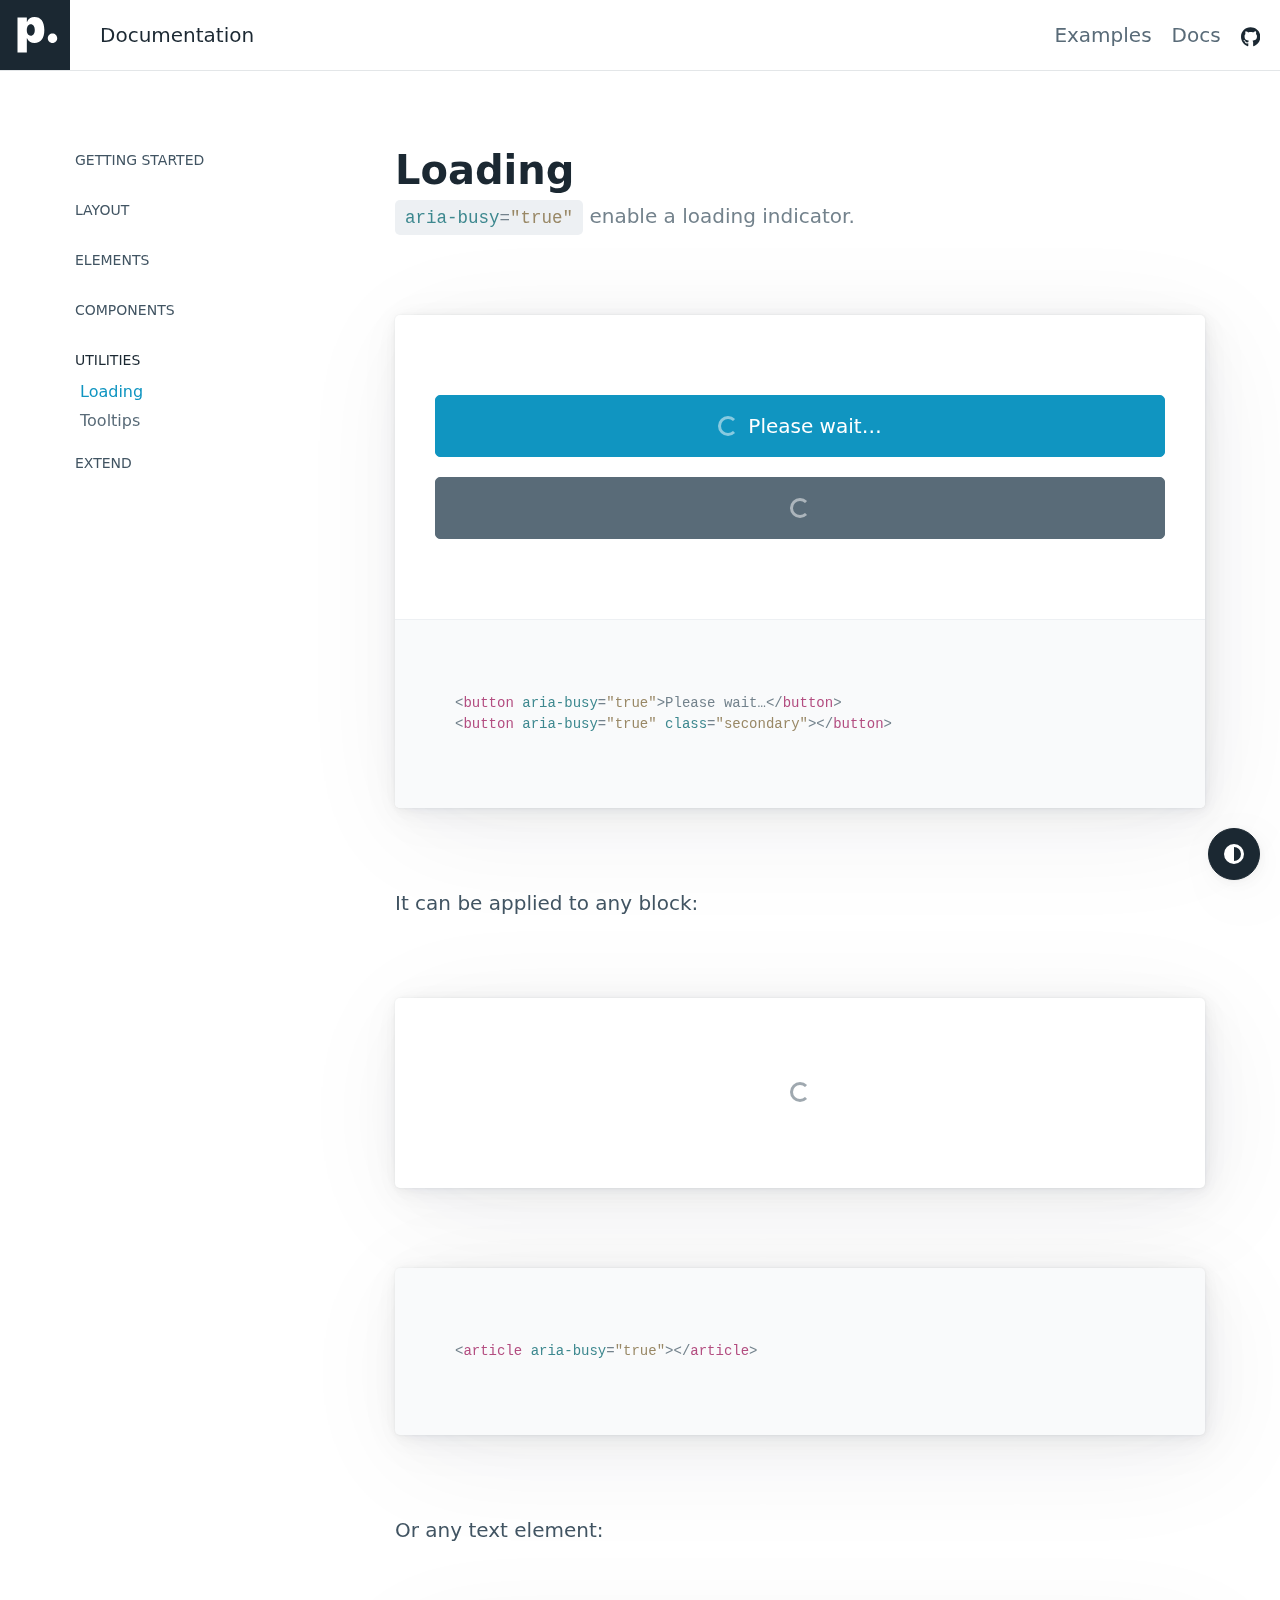
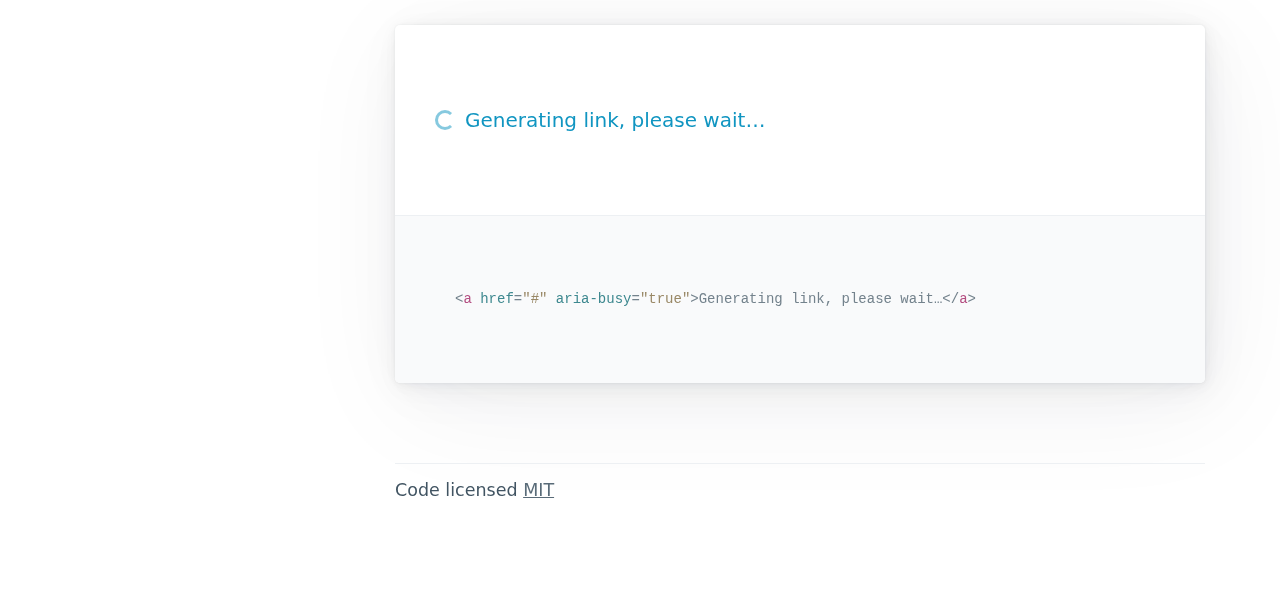
<file: css/pico/docs/loading.html>
<!doctype html><html lang="en"><head><meta charset="utf-8"><meta name="viewport" content="width=device-width,initial-scale=1"><title>Loading • Pico.css</title><meta name="description" content="aria-bus"><link rel="shortcut icon" href="https://picocss.com/favicon.ico"><link rel="stylesheet" href="../css/pico.min.css"><link rel="stylesheet" href="css/pico.docs.min.css"><link rel="canonical" href="https://www.picocss.com/docs/loading.html"></head><body><nav class="container-fluid"><ul><li><a href="https://picocss.com" aria-label="Back home"><svg aria-hidden="true" focusable="false" role="img" xmlns="http://www.w3.org/2000/svg" viewBox="0 0 1000 1000" height="56px"><path fill="currentColor" d="M633.43 429.23c0 118.38-49.76 184.72-138.87 184.72-53 0-92.04-25.37-108.62-67.32h-2.6v203.12H250V249.7h133.67v64.72h2.28c17.24-43.9 55.3-69.92 107-69.92 90.4 0 140.48 66.02 140.48 184.73zm-136.6 0c0-49.76-22.1-81.96-56.9-81.96s-56.9 32.2-57.24 82.28c.33 50.4 22.1 81.63 57.24 81.63 35.12 0 56.9-31.87 56.9-81.95zM682.5 547.5c0-37.32 30.18-67.5 67.5-67.5s67.5 30.18 67.5 67.5S787.32 615 750 615s-67.5-30.18-67.5-67.5z"/></svg></a></li><li>Documentation</li></ul><ul><li><a href="https://picocss.com#examples" class="secondary">Examples</a></li><li><a href="./" class="secondary">Docs</a></li><li><a href="https://github.com/picocss/pico" class="contrast" aria-label="Pico GitHub repository"><svg aria-hidden="true" focusable="false" role="img" xmlns="http://www.w3.org/2000/svg" viewBox="0 0 496 512" height="16px"><path fill="currentColor" d="M165.9 397.4c0 2-2.3 3.6-5.2 3.6-3.3.3-5.6-1.3-5.6-3.6 0-2 2.3-3.6 5.2-3.6 3-.3 5.6 1.3 5.6 3.6zm-31.1-4.5c-.7 2 1.3 4.3 4.3 4.9 2.6 1 5.6 0 6.2-2s-1.3-4.3-4.3-5.2c-2.6-.7-5.5.3-6.2 2.3zm44.2-1.7c-2.9.7-4.9 2.6-4.6 4.9.3 2 2.9 3.3 5.9 2.6 2.9-.7 4.9-2.6 4.6-4.6-.3-1.9-3-3.2-5.9-2.9zM244.8 8C106.1 8 0 113.3 0 252c0 110.9 69.8 205.8 169.5 239.2 12.8 2.3 17.3-5.6 17.3-12.1 0-6.2-.3-40.4-.3-61.4 0 0-70 15-84.7-29.8 0 0-11.4-29.1-27.8-36.6 0 0-22.9-15.7 1.6-15.4 0 0 24.9 2 38.6 25.8 21.9 38.6 58.6 27.5 72.9 20.9 2.3-16 8.8-27.1 16-33.7-55.9-6.2-112.3-14.3-112.3-110.5 0-27.5 7.6-41.3 23.6-58.9-2.6-6.5-11.1-33.3 2.6-67.9 20.9-6.5 69 27 69 27 20-5.6 41.5-8.5 62.8-8.5s42.8 2.9 62.8 8.5c0 0 48.1-33.6 69-27 13.7 34.7 5.2 61.4 2.6 67.9 16 17.7 25.8 31.5 25.8 58.9 0 96.5-58.9 104.2-114.8 110.5 9.2 7.9 17 22.9 17 46.4 0 33.7-.3 75.4-.3 83.6 0 6.5 4.6 14.4 17.3 12.1C428.2 457.8 496 362.9 496 252 496 113.3 383.5 8 244.8 8zM97.2 352.9c-1.3 1-1 3.3.7 5.2 1.6 1.6 3.9 2.3 5.2 1 1.3-1 1-3.3-.7-5.2-1.6-1.6-3.9-2.3-5.2-1zm-10.8-8.1c-.7 1.3.3 2.9 2.3 3.9 1.6 1 3.6.7 4.3-.7.7-1.3-.3-2.9-2.3-3.9-2-.6-3.6-.3-4.3.7zm32.4 35.6c-1.6 1.3-1 4.3 1.3 6.2 2.3 2.3 5.2 2.6 6.5 1 1.3-1.3.7-4.3-1.3-6.2-2.2-2.3-5.2-2.6-6.5-1zm-11.4-14.7c-1.6 1-1.6 3.6 0 5.9 1.6 2.3 4.3 3.3 5.6 2.3 1.6-1.3 1.6-3.9 0-6.2-1.4-2.3-4-3.3-5.6-2z"></path></svg></a></li></ul></nav><main class="container" id="docs"><aside><nav class="closed-on-mobile"><a href="./" class="secondary" id="toggle-docs-navigation"><svg xmlns="http://www.w3.org/2000/svg" class="expand" fill="currentColor" viewBox="0 0 16 16" height="16px"><title>Expand</title><path fill-rule="evenodd" d="M1 8a.5.5 0 0 1 .5-.5h13a.5.5 0 0 1 0 1h-13A.5.5 0 0 1 1 8zM7.646.146a.5.5 0 0 1 .708 0l2 2a.5.5 0 0 1-.708.708L8.5 1.707V5.5a.5.5 0 0 1-1 0V1.707L6.354 2.854a.5.5 0 1 1-.708-.708l2-2zM8 10a.5.5 0 0 1 .5.5v3.793l1.146-1.147a.5.5 0 0 1 .708.708l-2 2a.5.5 0 0 1-.708 0l-2-2a.5.5 0 0 1 .708-.708L7.5 14.293V10.5A.5.5 0 0 1 8 10z"></path></svg> <svg xmlns="http://www.w3.org/2000/svg" class="collapse" fill="currentColor" viewBox="0 0 16 16" height="16px"><title>Collapse</title><path fill-rule="evenodd" d="M1 8a.5.5 0 0 1 .5-.5h13a.5.5 0 0 1 0 1h-13A.5.5 0 0 1 1 8zm7-8a.5.5 0 0 1 .5.5v3.793l1.146-1.147a.5.5 0 0 1 .708.708l-2 2a.5.5 0 0 1-.708 0l-2-2a.5.5 0 1 1 .708-.708L7.5 4.293V.5A.5.5 0 0 1 8 0zm-.5 11.707l-1.146 1.147a.5.5 0 0 1-.708-.708l2-2a.5.5 0 0 1 .708 0l2 2a.5.5 0 0 1-.708.708L8.5 11.707V15.5a.5.5 0 0 1-1 0v-3.793z"></path></svg> Table of content</a><details><summary>Getting started</summary><ul><li><a href="./" id="start-link" class="secondary">Usage</a></li><li><a href="./themes.html" id="themes-link" class="secondary">Themes</a></li><li><a href="./customization.html" id="customization-link" class="secondary">Customization</a></li><li><a href="./classless.html" id="classless-link" class="secondary">Class-less version</a></li><li><a href="./rtl.html" id="rtl-link" class="secondary">RTL</a></li></ul></details><details><summary>Layout</summary><ul><li><a href="./containers.html" id="containers-link" class="secondary">Containers</a></li><li><a href="./grid.html" id="grid-link" class="secondary">Grid</a></li><li><a href="./scroller.html" id="scroller-link" class="secondary">Horizontal scroller</a></li></ul></details><details><summary>Elements</summary><ul><li><a href="./typography.html" id="typography-link" class="secondary">Typography</a></li><li><a href="./buttons.html" id="buttons-link" class="secondary">Buttons</a></li><li><a href="./forms.html" id="forms-link" class="secondary">Forms</a></li><li><a href="./tables.html" id="tables-link" class="secondary">Tables</a></li></ul></details><details><summary>Components</summary><ul><li><a href="./accordions.html" id="accordions-link" class="secondary">Accordions</a></li><li><a href="./cards.html" id="cards-link" class="secondary">Cards</a></li><li><a href="./dropdowns.html" id="dropdowns-link" class="secondary">Dropdowns</a></li><li><a href="./modal.html" id="modal-link" class="secondary">Modal</a></li><li><a href="./navs.html" id="navs-link" class="secondary">Navs</a></li><li><a href="./progress.html" id="progress-link" class="secondary">Progress</a></li></ul></details><details><summary>Utilities</summary><ul><li><a href="./loading.html" id="loading-link" class="secondary">Loading</a></li><li><a href="./tooltips.html" id="tooltips-link" class="secondary">Tooltips</a></li></ul></details><details><summary>Extend</summary><ul><li><a href="./we-love-classes.html" id="we-love-classes-link" class="secondary">We love .classes</a></li></ul></details></nav><script>const activeLink=document.querySelector("aside a#loading-link"),parentAccordion=activeLink.closest("details");activeLink.setAttribute("aria-current","page"),parentAccordion.setAttribute("open","true")</script></aside><div role="document"><section id="loading"><hgroup><h1>Loading</h1><h2><code><i>aria-busy</i>=<u>"true"</u></code> enable a loading indicator.</h2></hgroup><article aria-label="Loading buttons example"><button aria-busy="true">Please wait…</button> <button aria-busy="true" class="secondary"></button><footer class="code"><pre><code>&lt;<b>button</b> <i>aria-busy</i>=<u>"true"</u>&gt;Please wait…&lt;/<b>button</b>&gt;
&lt;<b>button</b> <i>aria-busy</i>=<u>"true"</u> <i>class</i>=<u>"secondary"</u>&gt;&lt;/<b>button</b>&gt;</code></pre></footer></article><p>It can be applied to any block:</p><article aria-busy="true"></article><pre><code>&lt;<b>article</b> <i>aria-busy</i>=<u>"true"</u>&gt;&lt;/<b>article</b>&gt;</code></pre><p>Or any text element:</p><article aria-label="Loading paragraph example"><a href="#" aria-busy="true" onclick="event.preventDefault()">Generating link, please wait…</a><footer class="code"><pre><code>&lt;<b>a</b> <i>href</i>=<u>"#"</u> <i>aria-busy</i>=<u>"true"</u>&gt;Generating link, please wait…&lt;/<b>a</b>&gt;</code></pre></footer></article></section><footer><hr><p><small>Code licensed <a href="https://github.com/picocss/pico/blob/master/LICENSE.md" class="secondary">MIT</a></small></p></footer></div></main><script src="js/commons.min.js"></script></body></html>
</file>
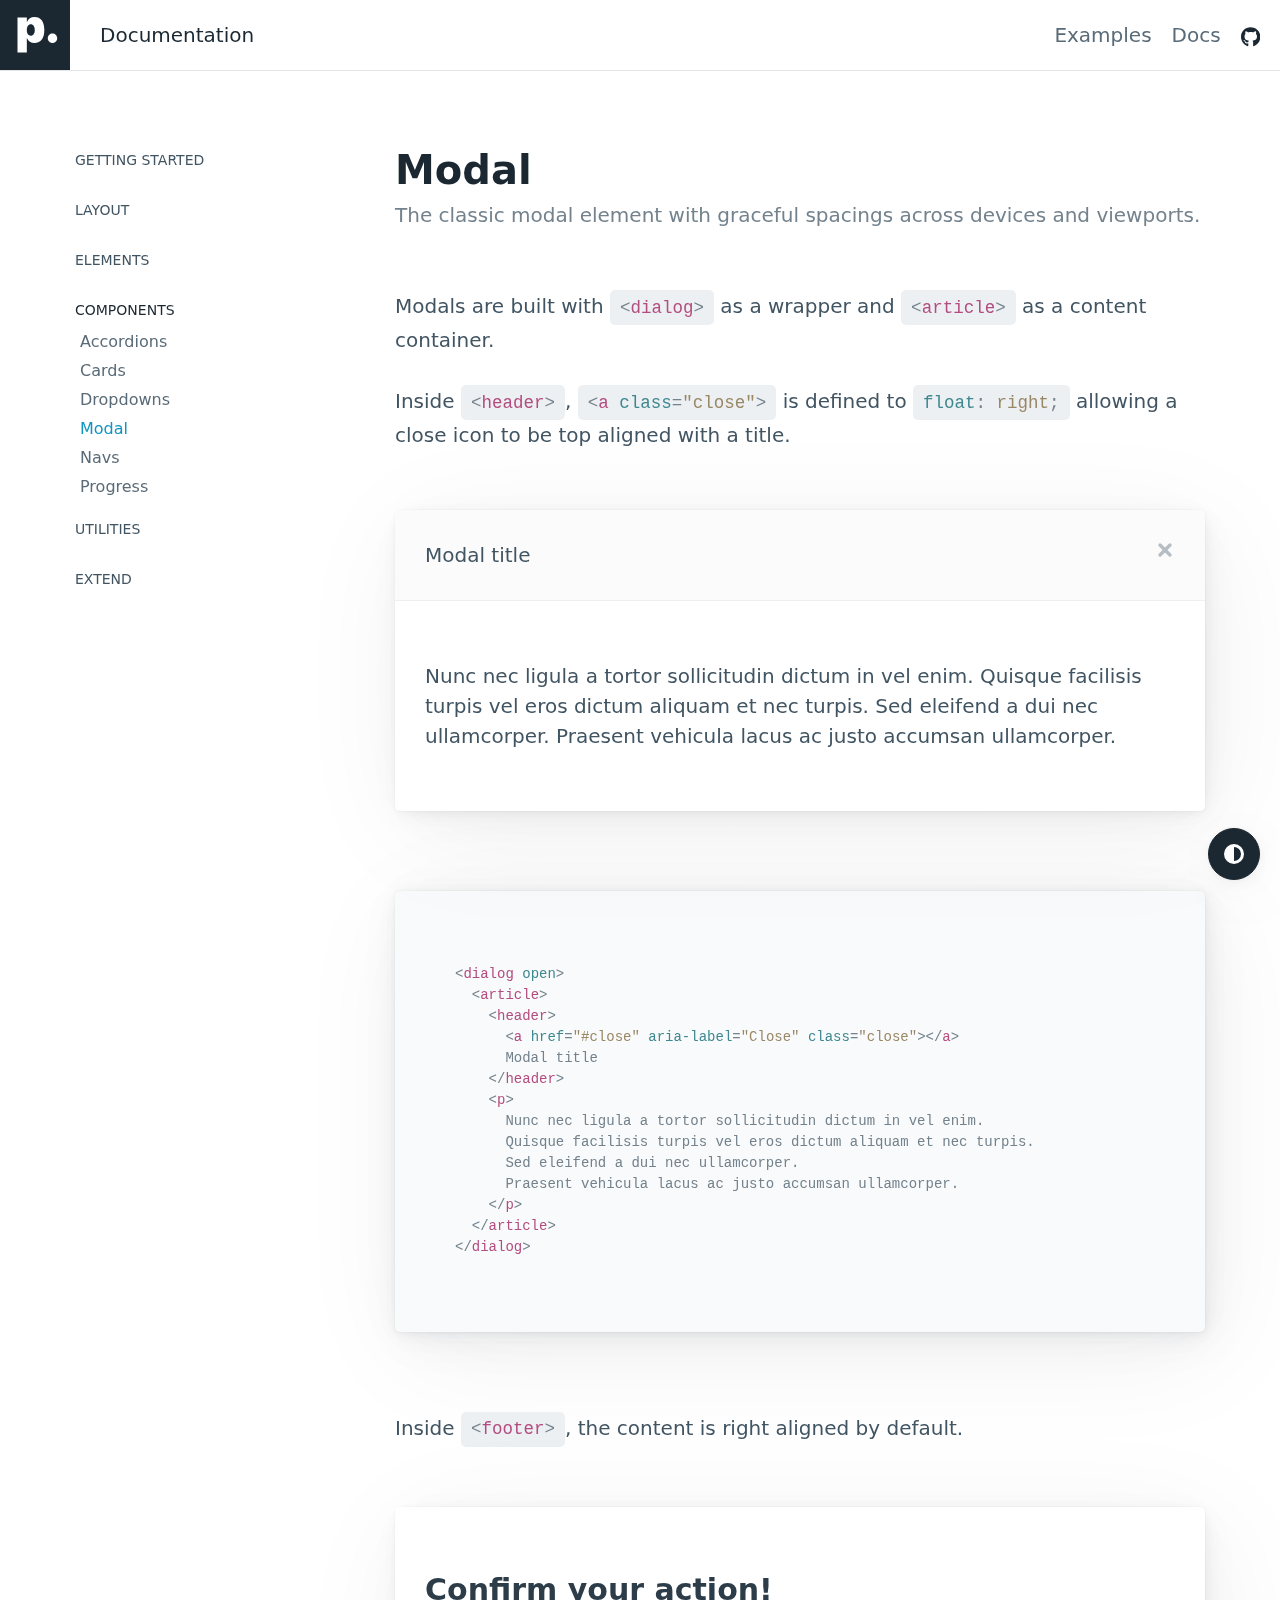
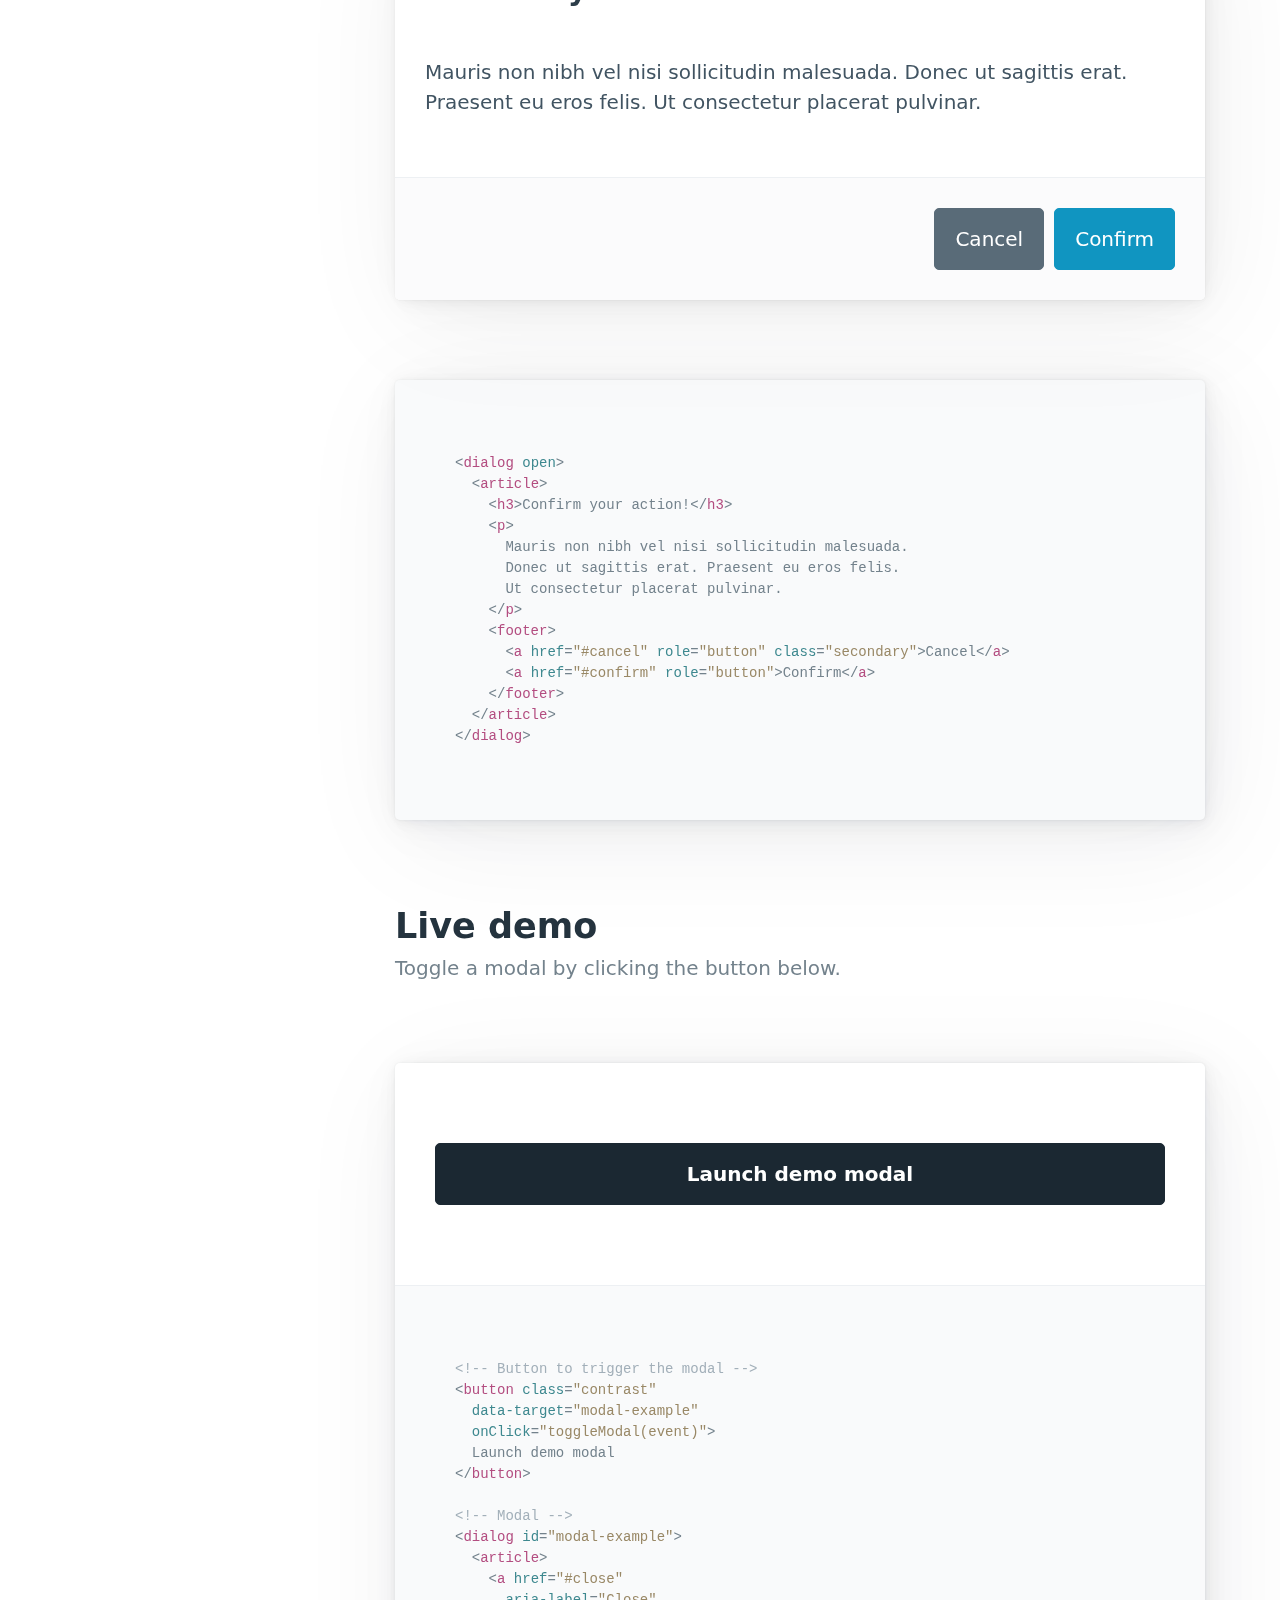
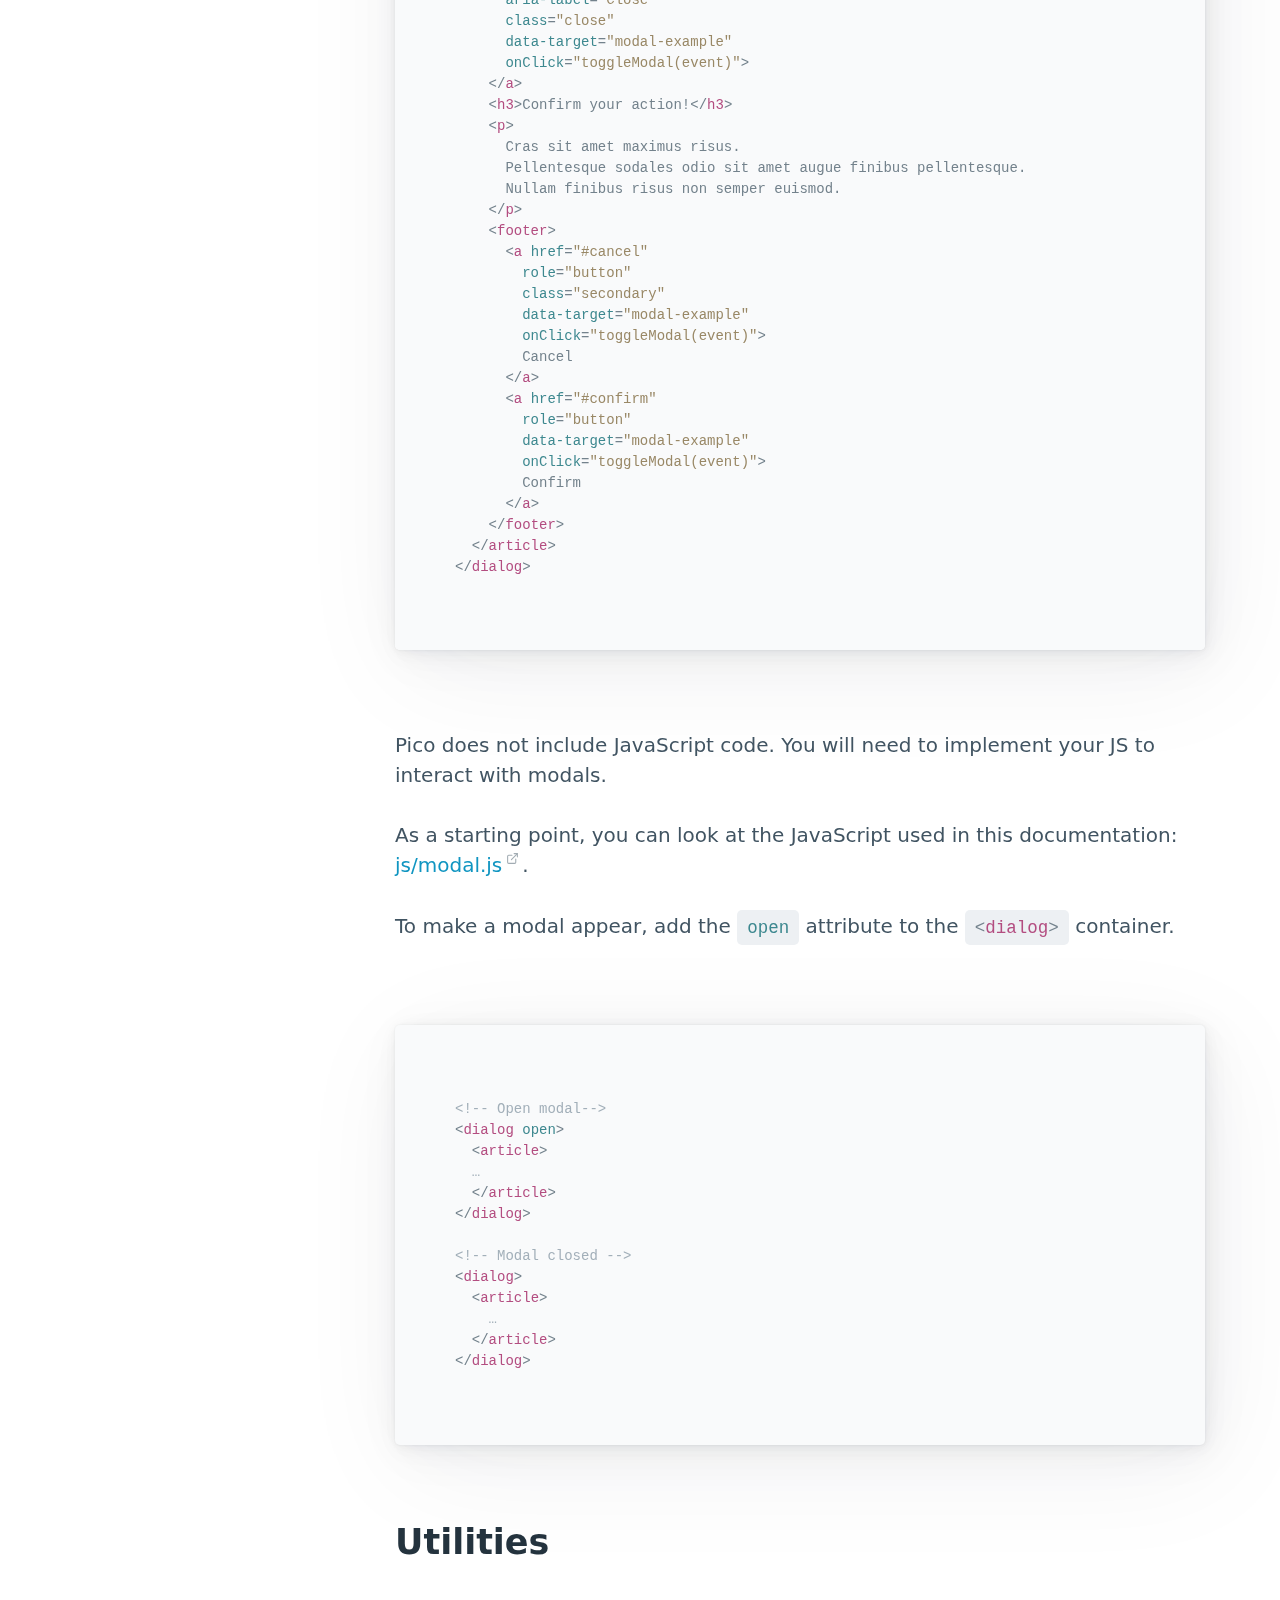
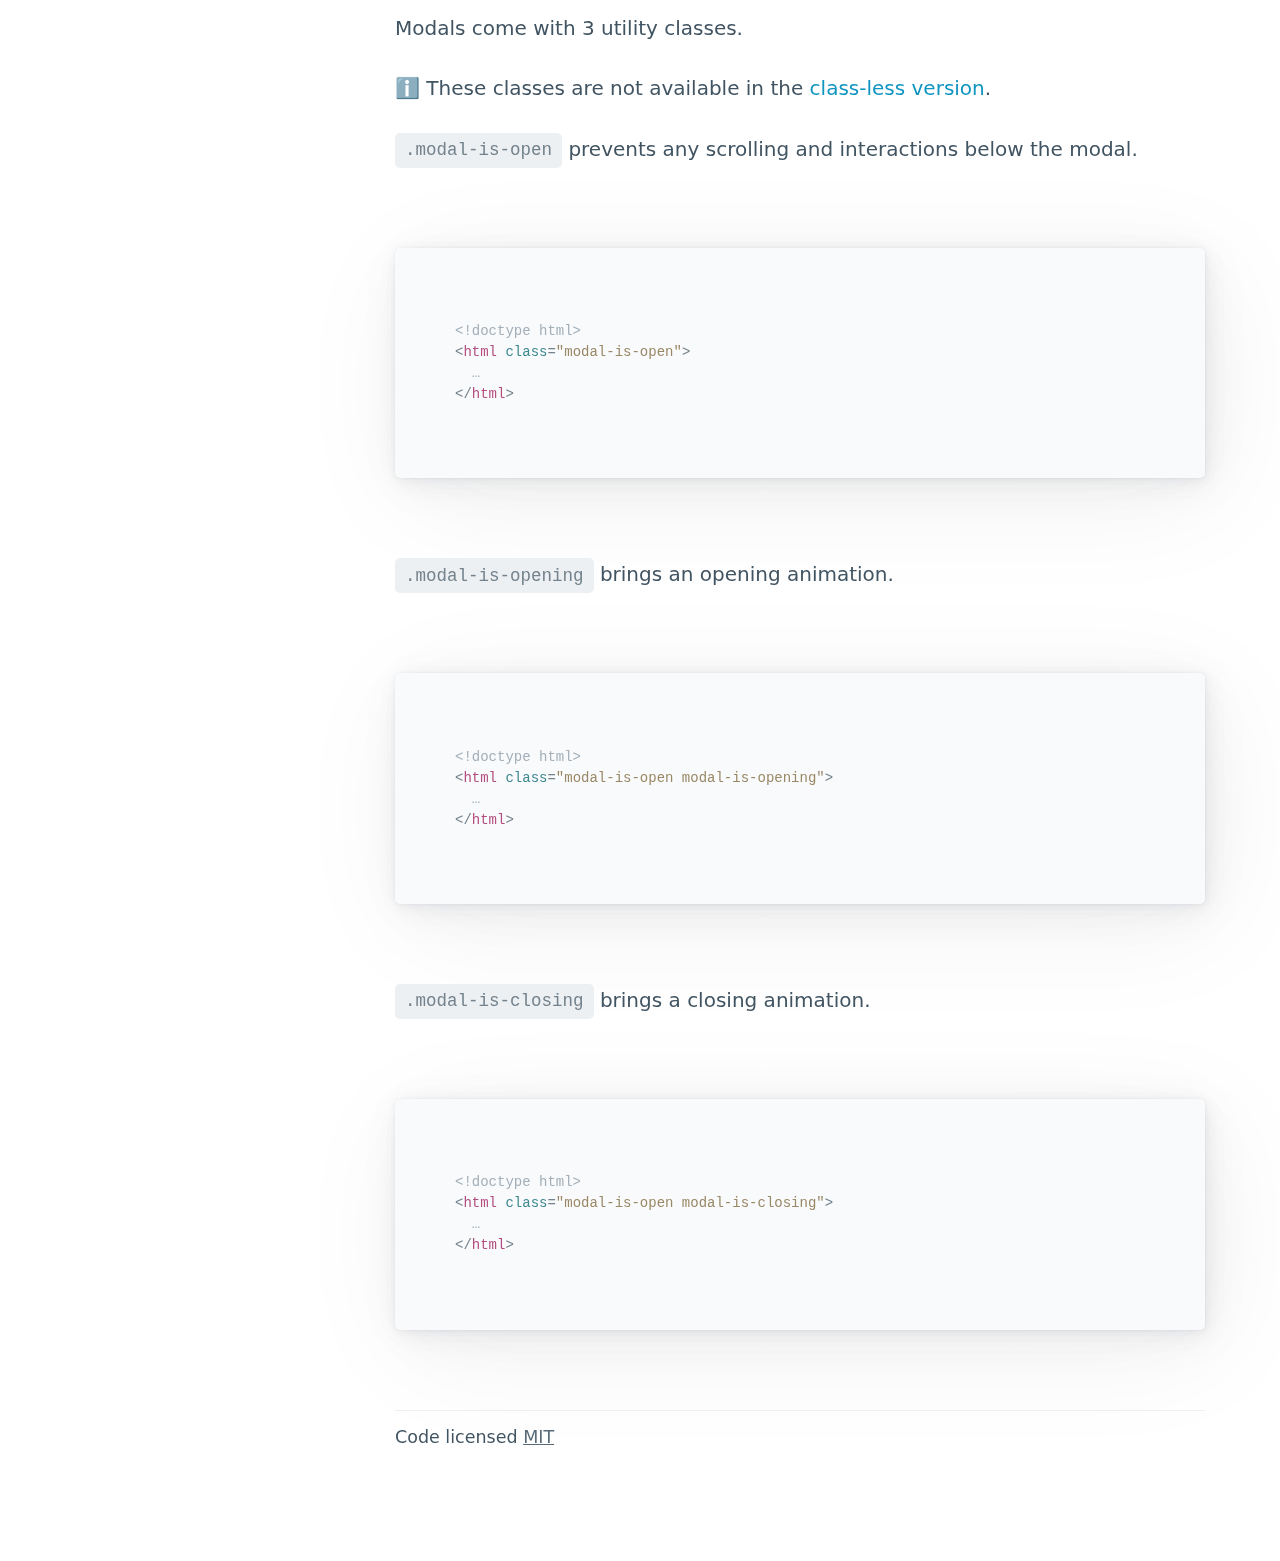
<file: css/pico/docs/modal.html>
<!doctype html><html lang="en"><head><meta charset="utf-8"><meta name="viewport" content="width=device-width,initial-scale=1"><title>Modal • Pico.css</title><meta name="description" content="A flexible container with graceful spacings across devices and viewports."><link rel="shortcut icon" href="https://picocss.com/favicon.ico"><link rel="stylesheet" href="../css/pico.min.css"><link rel="stylesheet" href="css/pico.docs.min.css"><link rel="canonical" href="https://www.picocss.com/docs/modal.html"></head><body><nav class="container-fluid"><ul><li><a href="https://picocss.com" aria-label="Back home"><svg aria-hidden="true" focusable="false" role="img" xmlns="http://www.w3.org/2000/svg" viewBox="0 0 1000 1000" height="56px"><path fill="currentColor" d="M633.43 429.23c0 118.38-49.76 184.72-138.87 184.72-53 0-92.04-25.37-108.62-67.32h-2.6v203.12H250V249.7h133.67v64.72h2.28c17.24-43.9 55.3-69.92 107-69.92 90.4 0 140.48 66.02 140.48 184.73zm-136.6 0c0-49.76-22.1-81.96-56.9-81.96s-56.9 32.2-57.24 82.28c.33 50.4 22.1 81.63 57.24 81.63 35.12 0 56.9-31.87 56.9-81.95zM682.5 547.5c0-37.32 30.18-67.5 67.5-67.5s67.5 30.18 67.5 67.5S787.32 615 750 615s-67.5-30.18-67.5-67.5z"/></svg></a></li><li>Documentation</li></ul><ul><li><a href="https://picocss.com#examples" class="secondary">Examples</a></li><li><a href="./" class="secondary">Docs</a></li><li><a href="https://github.com/picocss/pico" class="contrast" aria-label="Pico GitHub repository"><svg aria-hidden="true" focusable="false" role="img" xmlns="http://www.w3.org/2000/svg" viewBox="0 0 496 512" height="16px"><path fill="currentColor" d="M165.9 397.4c0 2-2.3 3.6-5.2 3.6-3.3.3-5.6-1.3-5.6-3.6 0-2 2.3-3.6 5.2-3.6 3-.3 5.6 1.3 5.6 3.6zm-31.1-4.5c-.7 2 1.3 4.3 4.3 4.9 2.6 1 5.6 0 6.2-2s-1.3-4.3-4.3-5.2c-2.6-.7-5.5.3-6.2 2.3zm44.2-1.7c-2.9.7-4.9 2.6-4.6 4.9.3 2 2.9 3.3 5.9 2.6 2.9-.7 4.9-2.6 4.6-4.6-.3-1.9-3-3.2-5.9-2.9zM244.8 8C106.1 8 0 113.3 0 252c0 110.9 69.8 205.8 169.5 239.2 12.8 2.3 17.3-5.6 17.3-12.1 0-6.2-.3-40.4-.3-61.4 0 0-70 15-84.7-29.8 0 0-11.4-29.1-27.8-36.6 0 0-22.9-15.7 1.6-15.4 0 0 24.9 2 38.6 25.8 21.9 38.6 58.6 27.5 72.9 20.9 2.3-16 8.8-27.1 16-33.7-55.9-6.2-112.3-14.3-112.3-110.5 0-27.5 7.6-41.3 23.6-58.9-2.6-6.5-11.1-33.3 2.6-67.9 20.9-6.5 69 27 69 27 20-5.6 41.5-8.5 62.8-8.5s42.8 2.9 62.8 8.5c0 0 48.1-33.6 69-27 13.7 34.7 5.2 61.4 2.6 67.9 16 17.7 25.8 31.5 25.8 58.9 0 96.5-58.9 104.2-114.8 110.5 9.2 7.9 17 22.9 17 46.4 0 33.7-.3 75.4-.3 83.6 0 6.5 4.6 14.4 17.3 12.1C428.2 457.8 496 362.9 496 252 496 113.3 383.5 8 244.8 8zM97.2 352.9c-1.3 1-1 3.3.7 5.2 1.6 1.6 3.9 2.3 5.2 1 1.3-1 1-3.3-.7-5.2-1.6-1.6-3.9-2.3-5.2-1zm-10.8-8.1c-.7 1.3.3 2.9 2.3 3.9 1.6 1 3.6.7 4.3-.7.7-1.3-.3-2.9-2.3-3.9-2-.6-3.6-.3-4.3.7zm32.4 35.6c-1.6 1.3-1 4.3 1.3 6.2 2.3 2.3 5.2 2.6 6.5 1 1.3-1.3.7-4.3-1.3-6.2-2.2-2.3-5.2-2.6-6.5-1zm-11.4-14.7c-1.6 1-1.6 3.6 0 5.9 1.6 2.3 4.3 3.3 5.6 2.3 1.6-1.3 1.6-3.9 0-6.2-1.4-2.3-4-3.3-5.6-2z"></path></svg></a></li></ul></nav><main class="container" id="docs"><aside><nav class="closed-on-mobile"><a href="./" class="secondary" id="toggle-docs-navigation"><svg xmlns="http://www.w3.org/2000/svg" class="expand" fill="currentColor" viewBox="0 0 16 16" height="16px"><title>Expand</title><path fill-rule="evenodd" d="M1 8a.5.5 0 0 1 .5-.5h13a.5.5 0 0 1 0 1h-13A.5.5 0 0 1 1 8zM7.646.146a.5.5 0 0 1 .708 0l2 2a.5.5 0 0 1-.708.708L8.5 1.707V5.5a.5.5 0 0 1-1 0V1.707L6.354 2.854a.5.5 0 1 1-.708-.708l2-2zM8 10a.5.5 0 0 1 .5.5v3.793l1.146-1.147a.5.5 0 0 1 .708.708l-2 2a.5.5 0 0 1-.708 0l-2-2a.5.5 0 0 1 .708-.708L7.5 14.293V10.5A.5.5 0 0 1 8 10z"></path></svg> <svg xmlns="http://www.w3.org/2000/svg" class="collapse" fill="currentColor" viewBox="0 0 16 16" height="16px"><title>Collapse</title><path fill-rule="evenodd" d="M1 8a.5.5 0 0 1 .5-.5h13a.5.5 0 0 1 0 1h-13A.5.5 0 0 1 1 8zm7-8a.5.5 0 0 1 .5.5v3.793l1.146-1.147a.5.5 0 0 1 .708.708l-2 2a.5.5 0 0 1-.708 0l-2-2a.5.5 0 1 1 .708-.708L7.5 4.293V.5A.5.5 0 0 1 8 0zm-.5 11.707l-1.146 1.147a.5.5 0 0 1-.708-.708l2-2a.5.5 0 0 1 .708 0l2 2a.5.5 0 0 1-.708.708L8.5 11.707V15.5a.5.5 0 0 1-1 0v-3.793z"></path></svg> Table of content</a><details><summary>Getting started</summary><ul><li><a href="./" id="start-link" class="secondary">Usage</a></li><li><a href="./themes.html" id="themes-link" class="secondary">Themes</a></li><li><a href="./customization.html" id="customization-link" class="secondary">Customization</a></li><li><a href="./classless.html" id="classless-link" class="secondary">Class-less version</a></li><li><a href="./rtl.html" id="rtl-link" class="secondary">RTL</a></li></ul></details><details><summary>Layout</summary><ul><li><a href="./containers.html" id="containers-link" class="secondary">Containers</a></li><li><a href="./grid.html" id="grid-link" class="secondary">Grid</a></li><li><a href="./scroller.html" id="scroller-link" class="secondary">Horizontal scroller</a></li></ul></details><details><summary>Elements</summary><ul><li><a href="./typography.html" id="typography-link" class="secondary">Typography</a></li><li><a href="./buttons.html" id="buttons-link" class="secondary">Buttons</a></li><li><a href="./forms.html" id="forms-link" class="secondary">Forms</a></li><li><a href="./tables.html" id="tables-link" class="secondary">Tables</a></li></ul></details><details><summary>Components</summary><ul><li><a href="./accordions.html" id="accordions-link" class="secondary">Accordions</a></li><li><a href="./cards.html" id="cards-link" class="secondary">Cards</a></li><li><a href="./dropdowns.html" id="dropdowns-link" class="secondary">Dropdowns</a></li><li><a href="./modal.html" id="modal-link" class="secondary">Modal</a></li><li><a href="./navs.html" id="navs-link" class="secondary">Navs</a></li><li><a href="./progress.html" id="progress-link" class="secondary">Progress</a></li></ul></details><details><summary>Utilities</summary><ul><li><a href="./loading.html" id="loading-link" class="secondary">Loading</a></li><li><a href="./tooltips.html" id="tooltips-link" class="secondary">Tooltips</a></li></ul></details><details><summary>Extend</summary><ul><li><a href="./we-love-classes.html" id="we-love-classes-link" class="secondary">We love .classes</a></li></ul></details></nav><script>const activeLink=document.querySelector("aside a#modal-link"),parentAccordion=activeLink.closest("details");activeLink.setAttribute("aria-current","page"),parentAccordion.setAttribute("open","true")</script></aside><div role="document"><section id="modal"><hgroup><h1>Modal</h1><h2>The classic modal element with graceful spacings across devices and viewports.</h2></hgroup><p>Modals are built with <code>&lt;<b>dialog</b>&gt;</code> as a wrapper and <code>&lt;<b>article</b>&gt;</code> as a content container.</p><p>Inside <code>&lt;<b>header</b>&gt;</code>, <code>&lt;<b>a</b> <i>class</i>=<u>"close"</u>&gt;</code> is defined to <code><i>float</i>: <u>right</u>;</code> allowing a close icon to be top aligned with a title.</p><dialog class="example" open><article><header><a href="#close" aria-label="Close" class="close" onclick="event.preventDefault()"></a><p>Modal title</p></header><p>Nunc nec ligula a tortor sollicitudin dictum in vel enim. Quisque facilisis turpis vel eros dictum aliquam et nec turpis. Sed eleifend a dui nec ullamcorper. Praesent vehicula lacus ac justo accumsan ullamcorper.</p></article></dialog><pre><code>&lt;<b>dialog</b> <i>open</i>&gt;
  &lt;<b>article</b>&gt;
    &lt;<b>header</b>&gt;
      &lt;<b>a</b> <i>href</i>=<u>"#close"</u> <i>aria-label</i>=<u>"Close"</u> <i>class</i>=<u>"close"</u>&gt;&lt;/<b>a</b>&gt;
      Modal title
    &lt;/<b>header</b>&gt;
    &lt;<b>p</b>&gt;
      Nunc nec ligula a tortor sollicitudin dictum in vel enim. 
      Quisque facilisis turpis vel eros dictum aliquam et nec turpis. 
      Sed eleifend a dui nec ullamcorper. 
      Praesent vehicula lacus ac justo accumsan ullamcorper.
    &lt;/<b>p</b>&gt;
  &lt;/<b>article</b>&gt;
&lt;/<b>dialog</b>&gt;</code></pre><p>Inside <code>&lt;<b>footer</b>&gt;</code>, the content is right aligned by default.</p><dialog class="example" open><article><h3>Confirm your action!</h3><p>Mauris non nibh vel nisi sollicitudin malesuada. Donec ut sagittis erat. Praesent eu eros felis. Ut consectetur placerat pulvinar.</p><footer><a href="#cancel" role="button" class="secondary" onclick="event.preventDefault()">Cancel</a><a href="#confirm" role="button" onclick="event.preventDefault()">Confirm</a></footer></article></dialog><pre><code>&lt;<b>dialog</b> <i>open</i>&gt;
  &lt;<b>article</b>&gt;
    &lt;<b>h3</b>&gt;Confirm your action!&lt;/<b>h3</b>&gt;
    &lt;<b>p</b>&gt;
      Mauris non nibh vel nisi sollicitudin malesuada. 
      Donec ut sagittis erat. Praesent eu eros felis. 
      Ut consectetur placerat pulvinar.
    &lt;/<b>p</b>&gt;
    &lt;<b>footer</b>&gt;
      &lt;<b>a</b> <i>href</i>=<u>"#cancel"</u> <i>role</i>=<u>"button"</u> <i>class</i>=<u>"secondary"</u>&gt;Cancel&lt;/<b>a</b>&gt;
      &lt;<b>a</b> <i>href</i>=<u>"#confirm"</u> <i>role</i>=<u>"button"</u>&gt;Confirm&lt;/<b>a</b>&gt;
    &lt;/<b>footer</b>&gt;
  &lt;/<b>article</b>&gt;
&lt;/<b>dialog</b>&gt;</code></pre><hgroup><h2>Live demo</h2><h3>Toggle a modal by clicking the button below.</h3></hgroup><article><button class="contrast" data-target="modal-example" onclick="toggleModal(event)">Launch demo modal</button><footer class="code"><pre><code><em>&lt;!-- Button to trigger the modal --&gt;</em>
&lt;<b>button</b> <i>class</i>=<u>"contrast"</u>
  <i>data-target</i>=<u>"modal-example"</u>
  <i>onClick</i>=<u>"toggleModal(event)"</u>&gt;
  Launch demo modal
&lt;/<b>button</b>&gt;

<em>&lt;!-- Modal --&gt;</em>
&lt;<b>dialog</b> <i>id</i>=<u>"modal-example"</u>&gt;
  &lt;<b>article</b>&gt;
    &lt;<b>a</b> <i>href</i>=<u>"#close"</u>
      <i>aria-label</i>=<u>"Close"</u>
      <i>class</i>=<u>"close"</u>
      <i>data-target</i>=<u>"modal-example"</u>
      <i>onClick</i>=<u>"toggleModal(event)"</u>&gt;
    &lt;/<b>a</b>&gt;
    &lt;<b>h3</b>&gt;Confirm your action!&lt;/<b>h3</b>&gt;
    &lt;<b>p</b>&gt;
      Cras sit amet maximus risus. 
      Pellentesque sodales odio sit amet augue finibus pellentesque. 
      Nullam finibus risus non semper euismod.
    &lt;/<b>p</b>&gt;
    &lt;<b>footer</b>&gt;
      &lt;<b>a</b> <i>href</i>=<u>"#cancel"</u>
        <i>role</i>=<u>"button"</u>
        <i>class</i>=<u>"secondary"</u>
        <i>data-target</i>=<u>"modal-example"</u>
        <i>onClick</i>=<u>"toggleModal(event)"</u>&gt;
        Cancel
      &lt;/<b>a</b>&gt;
      &lt;<b>a</b> <i>href</i>=<u>"#confirm"</u>
        <i>role</i>=<u>"button"</u>
        <i>data-target</i>=<u>"modal-example"</u>
        <i>onClick</i>=<u>"toggleModal(event)"</u>&gt;
        Confirm
      &lt;/<b>a</b>&gt;
    &lt;/<b>footer</b>&gt;
  &lt;/<b>article</b>&gt;
&lt;/<b>dialog</b>&gt;</code></pre></footer></article><p>Pico does not include JavaScript code. You will need to implement your JS to interact with modals.</p><p>As a starting point, you can look at the JavaScript used in this documentation: <a href="https://github.com/picocss/pico/blob/master/docs/js/modal.js">js/modal.js</a>.</p><p>To make a modal appear, add the <code><i>open</i></code> attribute to the <code>&lt;<b>dialog</b>&gt;</code> container.</p><pre><code><em>&lt;!-- Open modal--&gt;</em>
&lt;<b>dialog</b> <i>open</i>&gt;
  &lt;<b>article</b>&gt;
  <em>…</em>
  &lt;/<b>article</b>&gt;
&lt;/<b>dialog</b>&gt;

<em>&lt;!-- Modal closed --&gt;</em>
&lt;<b>dialog</b>&gt;
  &lt;<b>article</b>&gt;
    <em>…</em>
  &lt;/<b>article</b>&gt;
&lt;/<b>dialog</b>&gt;
</code></pre><h2>Utilities</h2><p>Modals come with 3 utility classes.</p><p>ℹ️&nbsp;These classes are not available in the <a href="classless.html">class-less version</a>.</p><p><code>.modal-is-open</code> prevents any scrolling and interactions below the modal.</p><pre><code><em>&lt;!doctype html&gt;</em>
&lt;<b>html</b> <i>class</i>=<u>"modal-is-open"</u>&gt;
  <em>…</em>
&lt;/<b>html</b>&gt;</code></pre><p><code>.modal-is-opening</code> brings an opening animation.</p><pre><code><em>&lt;!doctype html&gt;</em>
&lt;<b>html</b> <i>class</i>=<u>"modal-is-open modal-is-opening"</u>&gt;
  <em>…</em>
&lt;/<b>html</b>&gt;</code></pre><p><code>.modal-is-closing</code> brings a closing animation.</p><pre><code><em>&lt;!doctype html&gt;</em>
&lt;<b>html</b> <i>class</i>=<u>"modal-is-open modal-is-closing"</u>&gt;
  <em>…</em>
&lt;/<b>html</b>&gt;</code></pre></section><footer><hr><p><small>Code licensed <a href="https://github.com/picocss/pico/blob/master/LICENSE.md" class="secondary">MIT</a></small></p></footer></div></main><dialog id="modal-example"><article><a href="#close" aria-label="Close" class="close" data-target="modal-example" onclick="toggleModal(event)"></a><h3>Confirm your action!</h3><p>Cras sit amet maximus risus. Pellentesque sodales odio sit amet augue finibus pellentesque. Nullam finibus risus non semper euismod.</p><footer><a href="#cancel" role="button" class="secondary" data-target="modal-example" onclick="toggleModal(event)">Cancel</a><a href="#confirm" role="button" data-target="modal-example" onclick="toggleModal(event)">Confirm</a></footer></article></dialog><script src="js/commons.min.js"></script><script src="js/modal.min.js"></script></body></html>
</file>
<file: css/main.css>
img#avatar {
    width: 150px;
    height: 150px;
    border-radius: 10%;
    margin-bottom: 20px;
}

div#head {
    display: flex;
    justify-content: start;
    align-items: flex-end;
}

div.wrap {
    width: 100%;
    height: 50px;
}

.head_content {
    margin: 20px;
}

div.table_grid {
    display: grid;
    grid-template-columns: 1fr 1fr 1fr;
    grid-gap: 15px;
}

@media screen and (max-width: 1200px) {
    div.table_grid {
        grid-template-columns: 1fr 1fr;
    }
}

@media screen and (max-width: 800px) {
    div.table_grid {
        grid-template-columns: 1fr;
    }
}
</file>
<file: css/pico/css/pico.min.css>
@charset "UTF-8";/*!
 * Pico.css v1.5.3 (https://picocss.com)
 * Copyright 2019-2022 - Licensed under MIT
 */:root{--font-family:system-ui,-apple-system,"Segoe UI","Roboto","Ubuntu","Cantarell","Noto Sans",sans-serif,"Apple Color Emoji","Segoe UI Emoji","Segoe UI Symbol","Noto Color Emoji";--line-height:1.5;--font-weight:400;--font-size:16px;--border-radius:0.25rem;--border-width:1px;--outline-width:3px;--spacing:1rem;--typography-spacing-vertical:1.5rem;--block-spacing-vertical:calc(var(--spacing) * 2);--block-spacing-horizontal:var(--spacing);--grid-spacing-vertical:0;--grid-spacing-horizontal:var(--spacing);--form-element-spacing-vertical:0.75rem;--form-element-spacing-horizontal:1rem;--nav-element-spacing-vertical:1rem;--nav-element-spacing-horizontal:0.5rem;--nav-link-spacing-vertical:0.5rem;--nav-link-spacing-horizontal:0.5rem;--form-label-font-weight:var(--font-weight);--transition:0.2s ease-in-out}@media (min-width:576px){:root{--font-size:17px}}@media (min-width:768px){:root{--font-size:18px}}@media (min-width:992px){:root{--font-size:19px}}@media (min-width:1200px){:root{--font-size:20px}}@media (min-width:576px){body>footer,body>header,body>main,section{--block-spacing-vertical:calc(var(--spacing) * 2.5)}}@media (min-width:768px){body>footer,body>header,body>main,section{--block-spacing-vertical:calc(var(--spacing) * 3)}}@media (min-width:992px){body>footer,body>header,body>main,section{--block-spacing-vertical:calc(var(--spacing) * 3.5)}}@media (min-width:1200px){body>footer,body>header,body>main,section{--block-spacing-vertical:calc(var(--spacing) * 4)}}@media (min-width:576px){article{--block-spacing-horizontal:calc(var(--spacing) * 1.25)}}@media (min-width:768px){article{--block-spacing-horizontal:calc(var(--spacing) * 1.5)}}@media (min-width:992px){article{--block-spacing-horizontal:calc(var(--spacing) * 1.75)}}@media (min-width:1200px){article{--block-spacing-horizontal:calc(var(--spacing) * 2)}}dialog>article{--block-spacing-vertical:calc(var(--spacing) * 2);--block-spacing-horizontal:var(--spacing)}@media (min-width:576px){dialog>article{--block-spacing-vertical:calc(var(--spacing) * 2.5);--block-spacing-horizontal:calc(var(--spacing) * 1.25)}}@media (min-width:768px){dialog>article{--block-spacing-vertical:calc(var(--spacing) * 3);--block-spacing-horizontal:calc(var(--spacing) * 1.5)}}a{--text-decoration:none}a.contrast,a.secondary{--text-decoration:underline}small{--font-size:0.875em}h1,h2,h3,h4,h5,h6{--font-weight:700}h1{--font-size:2rem;--typography-spacing-vertical:3rem}h2{--font-size:1.75rem;--typography-spacing-vertical:2.625rem}h3{--font-size:1.5rem;--typography-spacing-vertical:2.25rem}h4{--font-size:1.25rem;--typography-spacing-vertical:1.874rem}h5{--font-size:1.125rem;--typography-spacing-vertical:1.6875rem}[type=checkbox],[type=radio]{--border-width:2px}[type=checkbox][role=switch]{--border-width:3px}tfoot td,tfoot th,thead td,thead th{--border-width:3px}:not(thead):not(tfoot)>*>td{--font-size:0.875em}code,kbd,pre,samp{--font-family:"Menlo","Consolas","Roboto Mono","Ubuntu Monospace","Noto Mono","Oxygen Mono","Liberation Mono",monospace,"Apple Color Emoji","Segoe UI Emoji","Segoe UI Symbol","Noto Color Emoji"}kbd{--font-weight:bolder}:root:not([data-theme=dark]),[data-theme=light]{color-scheme:light;--background-color:#fff;--color:hsl(205deg, 20%, 32%);--h1-color:hsl(205deg, 30%, 15%);--h2-color:#24333e;--h3-color:hsl(205deg, 25%, 23%);--h4-color:#374956;--h5-color:hsl(205deg, 20%, 32%);--h6-color:#4d606d;--muted-color:hsl(205deg, 10%, 50%);--muted-border-color:hsl(205deg, 20%, 94%);--primary:hsl(195deg, 85%, 41%);--primary-hover:hsl(195deg, 90%, 32%);--primary-focus:rgba(16, 149, 193, 0.125);--primary-inverse:#fff;--secondary:hsl(205deg, 15%, 41%);--secondary-hover:hsl(205deg, 20%, 32%);--secondary-focus:rgba(89, 107, 120, 0.125);--secondary-inverse:#fff;--contrast:hsl(205deg, 30%, 15%);--contrast-hover:#000;--contrast-focus:rgba(89, 107, 120, 0.125);--contrast-inverse:#fff;--mark-background-color:#fff2ca;--mark-color:#543a26;--ins-color:#388e3c;--del-color:#c62828;--blockquote-border-color:var(--muted-border-color);--blockquote-footer-color:var(--muted-color);--button-box-shadow:0 0 0 rgba(0, 0, 0, 0);--button-hover-box-shadow:0 0 0 rgba(0, 0, 0, 0);--form-element-background-color:transparent;--form-element-border-color:hsl(205deg, 14%, 68%);--form-element-color:var(--color);--form-element-placeholder-color:var(--muted-color);--form-element-active-background-color:transparent;--form-element-active-border-color:var(--primary);--form-element-focus-color:var(--primary-focus);--form-element-disabled-background-color:hsl(205deg, 18%, 86%);--form-element-disabled-border-color:hsl(205deg, 14%, 68%);--form-element-disabled-opacity:0.5;--form-element-invalid-border-color:#c62828;--form-element-invalid-active-border-color:#d32f2f;--form-element-invalid-focus-color:rgba(211, 47, 47, 0.125);--form-element-valid-border-color:#388e3c;--form-element-valid-active-border-color:#43a047;--form-element-valid-focus-color:rgba(67, 160, 71, 0.125);--switch-background-color:hsl(205deg, 16%, 77%);--switch-color:var(--primary-inverse);--switch-checked-background-color:var(--primary);--range-border-color:hsl(205deg, 18%, 86%);--range-active-border-color:hsl(205deg, 16%, 77%);--range-thumb-border-color:var(--background-color);--range-thumb-color:var(--secondary);--range-thumb-hover-color:var(--secondary-hover);--range-thumb-active-color:var(--primary);--table-border-color:var(--muted-border-color);--table-row-stripped-background-color:#f6f8f9;--code-background-color:hsl(205deg, 20%, 94%);--code-color:var(--muted-color);--code-kbd-background-color:var(--contrast);--code-kbd-color:var(--contrast-inverse);--code-tag-color:hsl(330deg, 40%, 50%);--code-property-color:hsl(185deg, 40%, 40%);--code-value-color:hsl(40deg, 20%, 50%);--code-comment-color:hsl(205deg, 14%, 68%);--accordion-border-color:var(--muted-border-color);--accordion-close-summary-color:var(--color);--accordion-open-summary-color:var(--muted-color);--card-background-color:var(--background-color);--card-border-color:var(--muted-border-color);--card-box-shadow:0.0145rem 0.029rem 0.174rem rgba(27, 40, 50, 0.01698),0.0335rem 0.067rem 0.402rem rgba(27, 40, 50, 0.024),0.0625rem 0.125rem 0.75rem rgba(27, 40, 50, 0.03),0.1125rem 0.225rem 1.35rem rgba(27, 40, 50, 0.036),0.2085rem 0.417rem 2.502rem rgba(27, 40, 50, 0.04302),0.5rem 1rem 6rem rgba(27, 40, 50, 0.06),0 0 0 0.0625rem rgba(27, 40, 50, 0.015);--card-sectionning-background-color:#fbfbfc;--dropdown-background-color:#fbfbfc;--dropdown-border-color:#e1e6eb;--dropdown-box-shadow:var(--card-box-shadow);--dropdown-color:var(--color);--dropdown-hover-background-color:hsl(205deg, 20%, 94%);--modal-overlay-background-color:rgba(213, 220, 226, 0.8);--progress-background-color:hsl(205deg, 18%, 86%);--progress-color:var(--primary);--loading-spinner-opacity:0.5;--tooltip-background-color:var(--contrast);--tooltip-color:var(--contrast-inverse);--icon-checkbox:url("data:image/svg+xml,%3Csvg xmlns='http://www.w3.org/2000/svg' width='24' height='24' viewBox='0 0 24 24' fill='none' stroke='%23FFF' stroke-width='4' stroke-linecap='round' stroke-linejoin='round'%3E%3Cpolyline points='20 6 9 17 4 12'%3E%3C/polyline%3E%3C/svg%3E");--icon-chevron:url("data:image/svg+xml,%3Csvg xmlns='http://www.w3.org/2000/svg' width='24' height='24' viewBox='0 0 24 24' fill='none' stroke='rgba(65, 84, 98, 0.999)' stroke-width='2' stroke-linecap='round' stroke-linejoin='round'%3E%3Cpolyline points='6 9 12 15 18 9'%3E%3C/polyline%3E%3C/svg%3E");--icon-chevron-button:url("data:image/svg+xml,%3Csvg xmlns='http://www.w3.org/2000/svg' width='24' height='24' viewBox='0 0 24 24' fill='none' stroke='rgba(255, 255, 255, 0.999)' stroke-width='2' stroke-linecap='round' stroke-linejoin='round'%3E%3Cpolyline points='6 9 12 15 18 9'%3E%3C/polyline%3E%3C/svg%3E");--icon-chevron-button-inverse:url("data:image/svg+xml,%3Csvg xmlns='http://www.w3.org/2000/svg' width='24' height='24' viewBox='0 0 24 24' fill='none' stroke='rgba(255, 255, 255, 0.999)' stroke-width='2' stroke-linecap='round' stroke-linejoin='round'%3E%3Cpolyline points='6 9 12 15 18 9'%3E%3C/polyline%3E%3C/svg%3E");--icon-close:url("data:image/svg+xml,%3Csvg xmlns='http://www.w3.org/2000/svg' width='24' height='24' viewBox='0 0 24 24' fill='none' stroke='rgba(115, 130, 140, 0.999)' stroke-width='4' stroke-linecap='round' stroke-linejoin='round'%3E%3Cline x1='18' y1='6' x2='6' y2='18'%3E%3C/line%3E%3Cline x1='6' y1='6' x2='18' y2='18'%3E%3C/line%3E%3C/svg%3E");--icon-date:url("data:image/svg+xml,%3Csvg xmlns='http://www.w3.org/2000/svg' width='24' height='24' viewBox='0 0 24 24' fill='none' stroke='rgba(65, 84, 98, 0.999)' stroke-width='2' stroke-linecap='round' stroke-linejoin='round'%3E%3Crect x='3' y='4' width='18' height='18' rx='2' ry='2'%3E%3C/rect%3E%3Cline x1='16' y1='2' x2='16' y2='6'%3E%3C/line%3E%3Cline x1='8' y1='2' x2='8' y2='6'%3E%3C/line%3E%3Cline x1='3' y1='10' x2='21' y2='10'%3E%3C/line%3E%3C/svg%3E");--icon-invalid:url("data:image/svg+xml,%3Csvg xmlns='http://www.w3.org/2000/svg' width='24' height='24' viewBox='0 0 24 24' fill='none' stroke='rgba(198, 40, 40, 0.999)' stroke-width='2' stroke-linecap='round' stroke-linejoin='round'%3E%3Ccircle cx='12' cy='12' r='10'%3E%3C/circle%3E%3Cline x1='12' y1='8' x2='12' y2='12'%3E%3C/line%3E%3Cline x1='12' y1='16' x2='12.01' y2='16'%3E%3C/line%3E%3C/svg%3E");--icon-minus:url("data:image/svg+xml,%3Csvg xmlns='http://www.w3.org/2000/svg' width='24' height='24' viewBox='0 0 24 24' fill='none' stroke='%23FFF' stroke-width='4' stroke-linecap='round' stroke-linejoin='round'%3E%3Cline x1='5' y1='12' x2='19' y2='12'%3E%3C/line%3E%3C/svg%3E");--icon-search:url("data:image/svg+xml,%3Csvg xmlns='http://www.w3.org/2000/svg' width='24' height='24' viewBox='0 0 24 24' fill='none' stroke='rgba(65, 84, 98, 0.999)' stroke-width='2' stroke-linecap='round' stroke-linejoin='round'%3E%3Ccircle cx='11' cy='11' r='8'%3E%3C/circle%3E%3Cline x1='21' y1='21' x2='16.65' y2='16.65'%3E%3C/line%3E%3C/svg%3E");--icon-time:url("data:image/svg+xml,%3Csvg xmlns='http://www.w3.org/2000/svg' width='24' height='24' viewBox='0 0 24 24' fill='none' stroke='rgba(65, 84, 98, 0.999)' stroke-width='2' stroke-linecap='round' stroke-linejoin='round'%3E%3Ccircle cx='12' cy='12' r='10'%3E%3C/circle%3E%3Cpolyline points='12 6 12 12 16 14'%3E%3C/polyline%3E%3C/svg%3E");--icon-valid:url("data:image/svg+xml,%3Csvg xmlns='http://www.w3.org/2000/svg' width='24' height='24' viewBox='0 0 24 24' fill='none' stroke='rgba(56, 142, 60, 0.999)' stroke-width='3' stroke-linecap='round' stroke-linejoin='round'%3E%3Cpolyline points='20 6 9 17 4 12'%3E%3C/polyline%3E%3C/svg%3E")}@media only screen and (prefers-color-scheme:dark){:root:not([data-theme=light]){color-scheme:dark;--background-color:#11191f;--color:hsl(205deg, 16%, 77%);--h1-color:hsl(205deg, 20%, 94%);--h2-color:#e1e6eb;--h3-color:hsl(205deg, 18%, 86%);--h4-color:#c8d1d8;--h5-color:hsl(205deg, 16%, 77%);--h6-color:#afbbc4;--muted-color:hsl(205deg, 10%, 50%);--muted-border-color:#1f2d38;--primary:hsl(195deg, 85%, 41%);--primary-hover:hsl(195deg, 80%, 50%);--primary-focus:rgba(16, 149, 193, 0.25);--primary-inverse:#fff;--secondary:hsl(205deg, 15%, 41%);--secondary-hover:hsl(205deg, 10%, 50%);--secondary-focus:rgba(115, 130, 140, 0.25);--secondary-inverse:#fff;--contrast:hsl(205deg, 20%, 94%);--contrast-hover:#fff;--contrast-focus:rgba(115, 130, 140, 0.25);--contrast-inverse:#000;--mark-background-color:#d1c284;--mark-color:#11191f;--ins-color:#388e3c;--del-color:#c62828;--blockquote-border-color:var(--muted-border-color);--blockquote-footer-color:var(--muted-color);--button-box-shadow:0 0 0 rgba(0, 0, 0, 0);--button-hover-box-shadow:0 0 0 rgba(0, 0, 0, 0);--form-element-background-color:#11191f;--form-element-border-color:#374956;--form-element-color:var(--color);--form-element-placeholder-color:var(--muted-color);--form-element-active-background-color:var(--form-element-background-color);--form-element-active-border-color:var(--primary);--form-element-focus-color:var(--primary-focus);--form-element-disabled-background-color:hsl(205deg, 25%, 23%);--form-element-disabled-border-color:hsl(205deg, 20%, 32%);--form-element-disabled-opacity:0.5;--form-element-invalid-border-color:#b71c1c;--form-element-invalid-active-border-color:#c62828;--form-element-invalid-focus-color:rgba(198, 40, 40, 0.25);--form-element-valid-border-color:#2e7d32;--form-element-valid-active-border-color:#388e3c;--form-element-valid-focus-color:rgba(56, 142, 60, 0.25);--switch-background-color:#374956;--switch-color:var(--primary-inverse);--switch-checked-background-color:var(--primary);--range-border-color:#24333e;--range-active-border-color:hsl(205deg, 25%, 23%);--range-thumb-border-color:var(--background-color);--range-thumb-color:var(--secondary);--range-thumb-hover-color:var(--secondary-hover);--range-thumb-active-color:var(--primary);--table-border-color:var(--muted-border-color);--table-row-stripped-background-color:rgba(115, 130, 140, 0.05);--code-background-color:#18232c;--code-color:var(--muted-color);--code-kbd-background-color:var(--contrast);--code-kbd-color:var(--contrast-inverse);--code-tag-color:hsl(330deg, 30%, 50%);--code-property-color:hsl(185deg, 30%, 50%);--code-value-color:hsl(40deg, 10%, 50%);--code-comment-color:#4d606d;--accordion-border-color:var(--muted-border-color);--accordion-active-summary-color:var(--primary);--accordion-close-summary-color:var(--color);--accordion-open-summary-color:var(--muted-color);--card-background-color:#141e26;--card-border-color:var(--card-background-color);--card-box-shadow:0.0145rem 0.029rem 0.174rem rgba(0, 0, 0, 0.01698),0.0335rem 0.067rem 0.402rem rgba(0, 0, 0, 0.024),0.0625rem 0.125rem 0.75rem rgba(0, 0, 0, 0.03),0.1125rem 0.225rem 1.35rem rgba(0, 0, 0, 0.036),0.2085rem 0.417rem 2.502rem rgba(0, 0, 0, 0.04302),0.5rem 1rem 6rem rgba(0, 0, 0, 0.06),0 0 0 0.0625rem rgba(0, 0, 0, 0.015);--card-sectionning-background-color:#18232c;--dropdown-background-color:hsl(205deg, 30%, 15%);--dropdown-border-color:#24333e;--dropdown-box-shadow:var(--card-box-shadow);--dropdown-color:var(--color);--dropdown-hover-background-color:rgba(36, 51, 62, 0.75);--modal-overlay-background-color:rgba(36, 51, 62, 0.9);--progress-background-color:#24333e;--progress-color:var(--primary);--loading-spinner-opacity:0.5;--tooltip-background-color:var(--contrast);--tooltip-color:var(--contrast-inverse);--icon-checkbox:url("data:image/svg+xml,%3Csvg xmlns='http://www.w3.org/2000/svg' width='24' height='24' viewBox='0 0 24 24' fill='none' stroke='%23FFF' stroke-width='4' stroke-linecap='round' stroke-linejoin='round'%3E%3Cpolyline points='20 6 9 17 4 12'%3E%3C/polyline%3E%3C/svg%3E");--icon-chevron:url("data:image/svg+xml,%3Csvg xmlns='http://www.w3.org/2000/svg' width='24' height='24' viewBox='0 0 24 24' fill='none' stroke='rgba(162, 175, 185, 0.999)' stroke-width='2' stroke-linecap='round' stroke-linejoin='round'%3E%3Cpolyline points='6 9 12 15 18 9'%3E%3C/polyline%3E%3C/svg%3E");--icon-chevron-button:url("data:image/svg+xml,%3Csvg xmlns='http://www.w3.org/2000/svg' width='24' height='24' viewBox='0 0 24 24' fill='none' stroke='rgba(255, 255, 255, 0.999)' stroke-width='2' stroke-linecap='round' stroke-linejoin='round'%3E%3Cpolyline points='6 9 12 15 18 9'%3E%3C/polyline%3E%3C/svg%3E");--icon-chevron-button-inverse:url("data:image/svg+xml,%3Csvg xmlns='http://www.w3.org/2000/svg' width='24' height='24' viewBox='0 0 24 24' fill='none' stroke='rgba(0, 0, 0, 0.999)' stroke-width='2' stroke-linecap='round' stroke-linejoin='round'%3E%3Cpolyline points='6 9 12 15 18 9'%3E%3C/polyline%3E%3C/svg%3E");--icon-close:url("data:image/svg+xml,%3Csvg xmlns='http://www.w3.org/2000/svg' width='24' height='24' viewBox='0 0 24 24' fill='none' stroke='rgba(115, 130, 140, 0.999)' stroke-width='4' stroke-linecap='round' stroke-linejoin='round'%3E%3Cline x1='18' y1='6' x2='6' y2='18'%3E%3C/line%3E%3Cline x1='6' y1='6' x2='18' y2='18'%3E%3C/line%3E%3C/svg%3E");--icon-date:url("data:image/svg+xml,%3Csvg xmlns='http://www.w3.org/2000/svg' width='24' height='24' viewBox='0 0 24 24' fill='none' stroke='rgba(162, 175, 185, 0.999)' stroke-width='2' stroke-linecap='round' stroke-linejoin='round'%3E%3Crect x='3' y='4' width='18' height='18' rx='2' ry='2'%3E%3C/rect%3E%3Cline x1='16' y1='2' x2='16' y2='6'%3E%3C/line%3E%3Cline x1='8' y1='2' x2='8' y2='6'%3E%3C/line%3E%3Cline x1='3' y1='10' x2='21' y2='10'%3E%3C/line%3E%3C/svg%3E");--icon-invalid:url("data:image/svg+xml,%3Csvg xmlns='http://www.w3.org/2000/svg' width='24' height='24' viewBox='0 0 24 24' fill='none' stroke='rgba(183, 28, 28, 0.999)' stroke-width='2' stroke-linecap='round' stroke-linejoin='round'%3E%3Ccircle cx='12' cy='12' r='10'%3E%3C/circle%3E%3Cline x1='12' y1='8' x2='12' y2='12'%3E%3C/line%3E%3Cline x1='12' y1='16' x2='12.01' y2='16'%3E%3C/line%3E%3C/svg%3E");--icon-minus:url("data:image/svg+xml,%3Csvg xmlns='http://www.w3.org/2000/svg' width='24' height='24' viewBox='0 0 24 24' fill='none' stroke='%23FFF' stroke-width='4' stroke-linecap='round' stroke-linejoin='round'%3E%3Cline x1='5' y1='12' x2='19' y2='12'%3E%3C/line%3E%3C/svg%3E");--icon-search:url("data:image/svg+xml,%3Csvg xmlns='http://www.w3.org/2000/svg' width='24' height='24' viewBox='0 0 24 24' fill='none' stroke='rgba(162, 175, 185, 0.999)' stroke-width='2' stroke-linecap='round' stroke-linejoin='round'%3E%3Ccircle cx='11' cy='11' r='8'%3E%3C/circle%3E%3Cline x1='21' y1='21' x2='16.65' y2='16.65'%3E%3C/line%3E%3C/svg%3E");--icon-time:url("data:image/svg+xml,%3Csvg xmlns='http://www.w3.org/2000/svg' width='24' height='24' viewBox='0 0 24 24' fill='none' stroke='rgba(162, 175, 185, 0.999)' stroke-width='2' stroke-linecap='round' stroke-linejoin='round'%3E%3Ccircle cx='12' cy='12' r='10'%3E%3C/circle%3E%3Cpolyline points='12 6 12 12 16 14'%3E%3C/polyline%3E%3C/svg%3E");--icon-valid:url("data:image/svg+xml,%3Csvg xmlns='http://www.w3.org/2000/svg' width='24' height='24' viewBox='0 0 24 24' fill='none' stroke='rgba(46, 125, 50, 0.999)' stroke-width='3' stroke-linecap='round' stroke-linejoin='round'%3E%3Cpolyline points='20 6 9 17 4 12'%3E%3C/polyline%3E%3C/svg%3E")}}[data-theme=dark]{color-scheme:dark;--background-color:#11191f;--color:hsl(205deg, 16%, 77%);--h1-color:hsl(205deg, 20%, 94%);--h2-color:#e1e6eb;--h3-color:hsl(205deg, 18%, 86%);--h4-color:#c8d1d8;--h5-color:hsl(205deg, 16%, 77%);--h6-color:#afbbc4;--muted-color:hsl(205deg, 10%, 50%);--muted-border-color:#1f2d38;--primary:hsl(195deg, 85%, 41%);--primary-hover:hsl(195deg, 80%, 50%);--primary-focus:rgba(16, 149, 193, 0.25);--primary-inverse:#fff;--secondary:hsl(205deg, 15%, 41%);--secondary-hover:hsl(205deg, 10%, 50%);--secondary-focus:rgba(115, 130, 140, 0.25);--secondary-inverse:#fff;--contrast:hsl(205deg, 20%, 94%);--contrast-hover:#fff;--contrast-focus:rgba(115, 130, 140, 0.25);--contrast-inverse:#000;--mark-background-color:#d1c284;--mark-color:#11191f;--ins-color:#388e3c;--del-color:#c62828;--blockquote-border-color:var(--muted-border-color);--blockquote-footer-color:var(--muted-color);--button-box-shadow:0 0 0 rgba(0, 0, 0, 0);--button-hover-box-shadow:0 0 0 rgba(0, 0, 0, 0);--form-element-background-color:#11191f;--form-element-border-color:#374956;--form-element-color:var(--color);--form-element-placeholder-color:var(--muted-color);--form-element-active-background-color:var(--form-element-background-color);--form-element-active-border-color:var(--primary);--form-element-focus-color:var(--primary-focus);--form-element-disabled-background-color:hsl(205deg, 25%, 23%);--form-element-disabled-border-color:hsl(205deg, 20%, 32%);--form-element-disabled-opacity:0.5;--form-element-invalid-border-color:#b71c1c;--form-element-invalid-active-border-color:#c62828;--form-element-invalid-focus-color:rgba(198, 40, 40, 0.25);--form-element-valid-border-color:#2e7d32;--form-element-valid-active-border-color:#388e3c;--form-element-valid-focus-color:rgba(56, 142, 60, 0.25);--switch-background-color:#374956;--switch-color:var(--primary-inverse);--switch-checked-background-color:var(--primary);--range-border-color:#24333e;--range-active-border-color:hsl(205deg, 25%, 23%);--range-thumb-border-color:var(--background-color);--range-thumb-color:var(--secondary);--range-thumb-hover-color:var(--secondary-hover);--range-thumb-active-color:var(--primary);--table-border-color:var(--muted-border-color);--table-row-stripped-background-color:rgba(115, 130, 140, 0.05);--code-background-color:#18232c;--code-color:var(--muted-color);--code-kbd-background-color:var(--contrast);--code-kbd-color:var(--contrast-inverse);--code-tag-color:hsl(330deg, 30%, 50%);--code-property-color:hsl(185deg, 30%, 50%);--code-value-color:hsl(40deg, 10%, 50%);--code-comment-color:#4d606d;--accordion-border-color:var(--muted-border-color);--accordion-active-summary-color:var(--primary);--accordion-close-summary-color:var(--color);--accordion-open-summary-color:var(--muted-color);--card-background-color:#141e26;--card-border-color:var(--card-background-color);--card-box-shadow:0.0145rem 0.029rem 0.174rem rgba(0, 0, 0, 0.01698),0.0335rem 0.067rem 0.402rem rgba(0, 0, 0, 0.024),0.0625rem 0.125rem 0.75rem rgba(0, 0, 0, 0.03),0.1125rem 0.225rem 1.35rem rgba(0, 0, 0, 0.036),0.2085rem 0.417rem 2.502rem rgba(0, 0, 0, 0.04302),0.5rem 1rem 6rem rgba(0, 0, 0, 0.06),0 0 0 0.0625rem rgba(0, 0, 0, 0.015);--card-sectionning-background-color:#18232c;--dropdown-background-color:hsl(205deg, 30%, 15%);--dropdown-border-color:#24333e;--dropdown-box-shadow:var(--card-box-shadow);--dropdown-color:var(--color);--dropdown-hover-background-color:rgba(36, 51, 62, 0.75);--modal-overlay-background-color:rgba(36, 51, 62, 0.9);--progress-background-color:#24333e;--progress-color:var(--primary);--loading-spinner-opacity:0.5;--tooltip-background-color:var(--contrast);--tooltip-color:var(--contrast-inverse);--icon-checkbox:url("data:image/svg+xml,%3Csvg xmlns='http://www.w3.org/2000/svg' width='24' height='24' viewBox='0 0 24 24' fill='none' stroke='%23FFF' stroke-width='4' stroke-linecap='round' stroke-linejoin='round'%3E%3Cpolyline points='20 6 9 17 4 12'%3E%3C/polyline%3E%3C/svg%3E");--icon-chevron:url("data:image/svg+xml,%3Csvg xmlns='http://www.w3.org/2000/svg' width='24' height='24' viewBox='0 0 24 24' fill='none' stroke='rgba(162, 175, 185, 0.999)' stroke-width='2' stroke-linecap='round' stroke-linejoin='round'%3E%3Cpolyline points='6 9 12 15 18 9'%3E%3C/polyline%3E%3C/svg%3E");--icon-chevron-button:url("data:image/svg+xml,%3Csvg xmlns='http://www.w3.org/2000/svg' width='24' height='24' viewBox='0 0 24 24' fill='none' stroke='rgba(255, 255, 255, 0.999)' stroke-width='2' stroke-linecap='round' stroke-linejoin='round'%3E%3Cpolyline points='6 9 12 15 18 9'%3E%3C/polyline%3E%3C/svg%3E");--icon-chevron-button-inverse:url("data:image/svg+xml,%3Csvg xmlns='http://www.w3.org/2000/svg' width='24' height='24' viewBox='0 0 24 24' fill='none' stroke='rgba(0, 0, 0, 0.999)' stroke-width='2' stroke-linecap='round' stroke-linejoin='round'%3E%3Cpolyline points='6 9 12 15 18 9'%3E%3C/polyline%3E%3C/svg%3E");--icon-close:url("data:image/svg+xml,%3Csvg xmlns='http://www.w3.org/2000/svg' width='24' height='24' viewBox='0 0 24 24' fill='none' stroke='rgba(115, 130, 140, 0.999)' stroke-width='4' stroke-linecap='round' stroke-linejoin='round'%3E%3Cline x1='18' y1='6' x2='6' y2='18'%3E%3C/line%3E%3Cline x1='6' y1='6' x2='18' y2='18'%3E%3C/line%3E%3C/svg%3E");--icon-date:url("data:image/svg+xml,%3Csvg xmlns='http://www.w3.org/2000/svg' width='24' height='24' viewBox='0 0 24 24' fill='none' stroke='rgba(162, 175, 185, 0.999)' stroke-width='2' stroke-linecap='round' stroke-linejoin='round'%3E%3Crect x='3' y='4' width='18' height='18' rx='2' ry='2'%3E%3C/rect%3E%3Cline x1='16' y1='2' x2='16' y2='6'%3E%3C/line%3E%3Cline x1='8' y1='2' x2='8' y2='6'%3E%3C/line%3E%3Cline x1='3' y1='10' x2='21' y2='10'%3E%3C/line%3E%3C/svg%3E");--icon-invalid:url("data:image/svg+xml,%3Csvg xmlns='http://www.w3.org/2000/svg' width='24' height='24' viewBox='0 0 24 24' fill='none' stroke='rgba(183, 28, 28, 0.999)' stroke-width='2' stroke-linecap='round' stroke-linejoin='round'%3E%3Ccircle cx='12' cy='12' r='10'%3E%3C/circle%3E%3Cline x1='12' y1='8' x2='12' y2='12'%3E%3C/line%3E%3Cline x1='12' y1='16' x2='12.01' y2='16'%3E%3C/line%3E%3C/svg%3E");--icon-minus:url("data:image/svg+xml,%3Csvg xmlns='http://www.w3.org/2000/svg' width='24' height='24' viewBox='0 0 24 24' fill='none' stroke='%23FFF' stroke-width='4' stroke-linecap='round' stroke-linejoin='round'%3E%3Cline x1='5' y1='12' x2='19' y2='12'%3E%3C/line%3E%3C/svg%3E");--icon-search:url("data:image/svg+xml,%3Csvg xmlns='http://www.w3.org/2000/svg' width='24' height='24' viewBox='0 0 24 24' fill='none' stroke='rgba(162, 175, 185, 0.999)' stroke-width='2' stroke-linecap='round' stroke-linejoin='round'%3E%3Ccircle cx='11' cy='11' r='8'%3E%3C/circle%3E%3Cline x1='21' y1='21' x2='16.65' y2='16.65'%3E%3C/line%3E%3C/svg%3E");--icon-time:url("data:image/svg+xml,%3Csvg xmlns='http://www.w3.org/2000/svg' width='24' height='24' viewBox='0 0 24 24' fill='none' stroke='rgba(162, 175, 185, 0.999)' stroke-width='2' stroke-linecap='round' stroke-linejoin='round'%3E%3Ccircle cx='12' cy='12' r='10'%3E%3C/circle%3E%3Cpolyline points='12 6 12 12 16 14'%3E%3C/polyline%3E%3C/svg%3E");--icon-valid:url("data:image/svg+xml,%3Csvg xmlns='http://www.w3.org/2000/svg' width='24' height='24' viewBox='0 0 24 24' fill='none' stroke='rgba(46, 125, 50, 0.999)' stroke-width='3' stroke-linecap='round' stroke-linejoin='round'%3E%3Cpolyline points='20 6 9 17 4 12'%3E%3C/polyline%3E%3C/svg%3E")}*,::after,::before{box-sizing:border-box;background-repeat:no-repeat}::after,::before{text-decoration:inherit;vertical-align:inherit}:where(:root){-webkit-tap-highlight-color:transparent;-webkit-text-size-adjust:100%;-moz-text-size-adjust:100%;text-size-adjust:100%;text-rendering:optimizeLegibility;background-color:var(--background-color);color:var(--color);font-weight:var(--font-weight);font-size:var(--font-size);line-height:var(--line-height);font-family:var(--font-family);overflow-wrap:break-word;cursor:default;-moz-tab-size:4;-o-tab-size:4;tab-size:4}main{display:block}body{width:100%;margin:0}body>footer,body>header,body>main{width:100%;margin-right:auto;margin-left:auto;padding:var(--block-spacing-vertical) 0}.container,.container-fluid{width:100%;margin-right:auto;margin-left:auto;padding-right:var(--spacing);padding-left:var(--spacing)}@media (min-width:576px){.container{max-width:510px;padding-right:0;padding-left:0}}@media (min-width:768px){.container{max-width:700px}}@media (min-width:992px){.container{max-width:920px}}@media (min-width:1200px){.container{max-width:1130px}}section{margin-bottom:var(--block-spacing-vertical)}.grid{grid-column-gap:var(--grid-spacing-horizontal);grid-row-gap:var(--grid-spacing-vertical);display:grid;grid-template-columns:1fr;margin:0}@media (min-width:992px){.grid{grid-template-columns:repeat(auto-fit,minmax(0%,1fr))}}.grid>*{min-width:0}figure{display:block;margin:0;padding:0;overflow-x:auto}figure figcaption{padding:calc(var(--spacing) * .5) 0;color:var(--muted-color)}b,strong{font-weight:bolder}sub,sup{position:relative;font-size:.75em;line-height:0;vertical-align:baseline}sub{bottom:-.25em}sup{top:-.5em}address,blockquote,dl,figure,form,ol,p,pre,table,ul{margin-top:0;margin-bottom:var(--typography-spacing-vertical);color:var(--color);font-style:normal;font-weight:var(--font-weight);font-size:var(--font-size)}[role=link],a{--color:var(--primary);--background-color:transparent;outline:0;background-color:var(--background-color);color:var(--color);-webkit-text-decoration:var(--text-decoration);text-decoration:var(--text-decoration);transition:background-color var(--transition),color var(--transition),box-shadow var(--transition),-webkit-text-decoration var(--transition);transition:background-color var(--transition),color var(--transition),text-decoration var(--transition),box-shadow var(--transition);transition:background-color var(--transition),color var(--transition),text-decoration var(--transition),box-shadow var(--transition),-webkit-text-decoration var(--transition)}[role=link]:is([aria-current],:hover,:active,:focus),a:is([aria-current],:hover,:active,:focus){--color:var(--primary-hover);--text-decoration:underline}[role=link]:focus,a:focus{--background-color:var(--primary-focus)}[role=link].secondary,a.secondary{--color:var(--secondary)}[role=link].secondary:is([aria-current],:hover,:active,:focus),a.secondary:is([aria-current],:hover,:active,:focus){--color:var(--secondary-hover)}[role=link].secondary:focus,a.secondary:focus{--background-color:var(--secondary-focus)}[role=link].contrast,a.contrast{--color:var(--contrast)}[role=link].contrast:is([aria-current],:hover,:active,:focus),a.contrast:is([aria-current],:hover,:active,:focus){--color:var(--contrast-hover)}[role=link].contrast:focus,a.contrast:focus{--background-color:var(--contrast-focus)}h1,h2,h3,h4,h5,h6{margin-top:0;margin-bottom:var(--typography-spacing-vertical);color:var(--color);font-weight:var(--font-weight);font-size:var(--font-size);font-family:var(--font-family)}h1{--color:var(--h1-color)}h2{--color:var(--h2-color)}h3{--color:var(--h3-color)}h4{--color:var(--h4-color)}h5{--color:var(--h5-color)}h6{--color:var(--h6-color)}:where(address,blockquote,dl,figure,form,ol,p,pre,table,ul)~:is(h1,h2,h3,h4,h5,h6){margin-top:var(--typography-spacing-vertical)}.headings,hgroup{margin-bottom:var(--typography-spacing-vertical)}.headings>*,hgroup>*{margin-bottom:0}.headings>:last-child,hgroup>:last-child{--color:var(--muted-color);--font-weight:unset;font-size:1rem;font-family:unset}p{margin-bottom:var(--typography-spacing-vertical)}small{font-size:var(--font-size)}:where(dl,ol,ul){padding-right:0;padding-left:var(--spacing);-webkit-padding-start:var(--spacing);padding-inline-start:var(--spacing);-webkit-padding-end:0;padding-inline-end:0}:where(dl,ol,ul) li{margin-bottom:calc(var(--typography-spacing-vertical) * .25)}:where(dl,ol,ul) :is(dl,ol,ul){margin:0;margin-top:calc(var(--typography-spacing-vertical) * .25)}ul li{list-style:square}mark{padding:.125rem .25rem;background-color:var(--mark-background-color);color:var(--mark-color);vertical-align:baseline}blockquote{display:block;margin:var(--typography-spacing-vertical) 0;padding:var(--spacing);border-right:none;border-left:.25rem solid var(--blockquote-border-color);-webkit-border-start:0.25rem solid var(--blockquote-border-color);border-inline-start:0.25rem solid var(--blockquote-border-color);-webkit-border-end:none;border-inline-end:none}blockquote footer{margin-top:calc(var(--typography-spacing-vertical) * .5);color:var(--blockquote-footer-color)}abbr[title]{border-bottom:1px dotted;text-decoration:none;cursor:help}ins{color:var(--ins-color);text-decoration:none}del{color:var(--del-color)}::-moz-selection{background-color:var(--primary-focus)}::selection{background-color:var(--primary-focus)}:where(audio,canvas,iframe,img,svg,video){vertical-align:middle}audio,video{display:inline-block}audio:not([controls]){display:none;height:0}:where(iframe){border-style:none}img{max-width:100%;height:auto;border-style:none}:where(svg:not([fill])){fill:currentColor}svg:not(:root){overflow:hidden}button{margin:0;overflow:visible;font-family:inherit;text-transform:none}[type=button],[type=reset],[type=submit],button{-webkit-appearance:button}button{display:block;width:100%;margin-bottom:var(--spacing)}[role=button]{display:inline-block;text-decoration:none}[role=button],button,input[type=button],input[type=reset],input[type=submit]{--background-color:var(--primary);--border-color:var(--primary);--color:var(--primary-inverse);--box-shadow:var(--button-box-shadow, 0 0 0 rgba(0, 0, 0, 0));padding:var(--form-element-spacing-vertical) var(--form-element-spacing-horizontal);border:var(--border-width) solid var(--border-color);border-radius:var(--border-radius);outline:0;background-color:var(--background-color);box-shadow:var(--box-shadow);color:var(--color);font-weight:var(--font-weight);font-size:1rem;line-height:var(--line-height);text-align:center;cursor:pointer;transition:background-color var(--transition),border-color var(--transition),color var(--transition),box-shadow var(--transition)}[role=button]:is([aria-current],:hover,:active,:focus),button:is([aria-current],:hover,:active,:focus),input[type=button]:is([aria-current],:hover,:active,:focus),input[type=reset]:is([aria-current],:hover,:active,:focus),input[type=submit]:is([aria-current],:hover,:active,:focus){--background-color:var(--primary-hover);--border-color:var(--primary-hover);--box-shadow:var(--button-hover-box-shadow, 0 0 0 rgba(0, 0, 0, 0));--color:var(--primary-inverse)}[role=button]:focus,button:focus,input[type=button]:focus,input[type=reset]:focus,input[type=submit]:focus{--box-shadow:var(--button-hover-box-shadow, 0 0 0 rgba(0, 0, 0, 0)),0 0 0 var(--outline-width) var(--primary-focus)}:is(button,input[type=submit],input[type=button],[role=button]).secondary,input[type=reset]{--background-color:var(--secondary);--border-color:var(--secondary);--color:var(--secondary-inverse);cursor:pointer}:is(button,input[type=submit],input[type=button],[role=button]).secondary:is([aria-current],:hover,:active,:focus),input[type=reset]:is([aria-current],:hover,:active,:focus){--background-color:var(--secondary-hover);--border-color:var(--secondary-hover);--color:var(--secondary-inverse)}:is(button,input[type=submit],input[type=button],[role=button]).secondary:focus,input[type=reset]:focus{--box-shadow:var(--button-hover-box-shadow, 0 0 0 rgba(0, 0, 0, 0)),0 0 0 var(--outline-width) var(--secondary-focus)}:is(button,input[type=submit],input[type=button],[role=button]).contrast{--background-color:var(--contrast);--border-color:var(--contrast);--color:var(--contrast-inverse)}:is(button,input[type=submit],input[type=button],[role=button]).contrast:is([aria-current],:hover,:active,:focus){--background-color:var(--contrast-hover);--border-color:var(--contrast-hover);--color:var(--contrast-inverse)}:is(button,input[type=submit],input[type=button],[role=button]).contrast:focus{--box-shadow:var(--button-hover-box-shadow, 0 0 0 rgba(0, 0, 0, 0)),0 0 0 var(--outline-width) var(--contrast-focus)}:is(button,input[type=submit],input[type=button],[role=button]).outline,input[type=reset].outline{--background-color:transparent;--color:var(--primary)}:is(button,input[type=submit],input[type=button],[role=button]).outline:is([aria-current],:hover,:active,:focus),input[type=reset].outline:is([aria-current],:hover,:active,:focus){--background-color:transparent;--color:var(--primary-hover)}:is(button,input[type=submit],input[type=button],[role=button]).outline.secondary,input[type=reset].outline{--color:var(--secondary)}:is(button,input[type=submit],input[type=button],[role=button]).outline.secondary:is([aria-current],:hover,:active,:focus),input[type=reset].outline:is([aria-current],:hover,:active,:focus){--color:var(--secondary-hover)}:is(button,input[type=submit],input[type=button],[role=button]).outline.contrast{--color:var(--contrast)}:is(button,input[type=submit],input[type=button],[role=button]).outline.contrast:is([aria-current],:hover,:active,:focus){--color:var(--contrast-hover)}:where(button,[type=submit],[type=button],[type=reset],[role=button])[disabled],:where(fieldset[disabled]) :is(button,[type=submit],[type=button],[type=reset],[role=button]),a[role=button]:not([href]){opacity:.5;pointer-events:none}input,optgroup,select,textarea{margin:0;font-size:1rem;line-height:var(--line-height);font-family:inherit;letter-spacing:inherit}input{overflow:visible}select{text-transform:none}legend{max-width:100%;padding:0;color:inherit;white-space:normal}textarea{overflow:auto}[type=checkbox],[type=radio]{padding:0}::-webkit-inner-spin-button,::-webkit-outer-spin-button{height:auto}[type=search]{-webkit-appearance:textfield;outline-offset:-2px}[type=search]::-webkit-search-decoration{-webkit-appearance:none}::-webkit-file-upload-button{-webkit-appearance:button;font:inherit}::-moz-focus-inner{padding:0;border-style:none}:-moz-focusring{outline:0}:-moz-ui-invalid{box-shadow:none}::-ms-expand{display:none}[type=file],[type=range]{padding:0;border-width:0}input:not([type=checkbox]):not([type=radio]):not([type=range]){height:calc(1rem * var(--line-height) + var(--form-element-spacing-vertical) * 2 + var(--border-width) * 2)}fieldset{margin:0;margin-bottom:var(--spacing);padding:0;border:0}fieldset legend,label{display:block;margin-bottom:calc(var(--spacing) * .25);font-weight:var(--form-label-font-weight,var(--font-weight))}input:not([type=checkbox]):not([type=radio]),select,textarea{width:100%}input:not([type=checkbox]):not([type=radio]):not([type=range]):not([type=file]),select,textarea{-webkit-appearance:none;-moz-appearance:none;appearance:none;padding:var(--form-element-spacing-vertical) var(--form-element-spacing-horizontal)}input,select,textarea{--background-color:var(--form-element-background-color);--border-color:var(--form-element-border-color);--color:var(--form-element-color);--box-shadow:none;border:var(--border-width) solid var(--border-color);border-radius:var(--border-radius);outline:0;background-color:var(--background-color);box-shadow:var(--box-shadow);color:var(--color);font-weight:var(--font-weight);transition:background-color var(--transition),border-color var(--transition),color var(--transition),box-shadow var(--transition)}:where(select,textarea):is(:active,:focus),input:not([type=submit]):not([type=button]):not([type=reset]):not([type=checkbox]):not([type=radio]):not([readonly]):is(:active,:focus){--background-color:var(--form-element-active-background-color)}:where(select,textarea):is(:active,:focus),input:not([type=submit]):not([type=button]):not([type=reset]):not([role=switch]):not([readonly]):is(:active,:focus){--border-color:var(--form-element-active-border-color)}input:not([type=submit]):not([type=button]):not([type=reset]):not([type=range]):not([type=file]):not([readonly]):focus,select:focus,textarea:focus{--box-shadow:0 0 0 var(--outline-width) var(--form-element-focus-color)}:where(fieldset[disabled]) :is(input:not([type=submit]):not([type=button]):not([type=reset]),select,textarea),input:not([type=submit]):not([type=button]):not([type=reset])[disabled],select[disabled],textarea[disabled]{--background-color:var(--form-element-disabled-background-color);--border-color:var(--form-element-disabled-border-color);opacity:var(--form-element-disabled-opacity);pointer-events:none}:where(input,select,textarea):not([type=checkbox]):not([type=radio])[aria-invalid]{padding-right:calc(var(--form-element-spacing-horizontal) + 1.5rem)!important;padding-left:var(--form-element-spacing-horizontal);-webkit-padding-start:var(--form-element-spacing-horizontal)!important;padding-inline-start:var(--form-element-spacing-horizontal)!important;-webkit-padding-end:calc(var(--form-element-spacing-horizontal) + 1.5rem)!important;padding-inline-end:calc(var(--form-element-spacing-horizontal) + 1.5rem)!important;background-position:center right .75rem;background-size:1rem auto;background-repeat:no-repeat}:where(input,select,textarea):not([type=checkbox]):not([type=radio])[aria-invalid=false]{background-image:var(--icon-valid)}:where(input,select,textarea):not([type=checkbox]):not([type=radio])[aria-invalid=true]{background-image:var(--icon-invalid)}:where(input,select,textarea)[aria-invalid=false]{--border-color:var(--form-element-valid-border-color)}:where(input,select,textarea)[aria-invalid=false]:is(:active,:focus){--border-color:var(--form-element-valid-active-border-color)!important;--box-shadow:0 0 0 var(--outline-width) var(--form-element-valid-focus-color)!important}:where(input,select,textarea)[aria-invalid=true]{--border-color:var(--form-element-invalid-border-color)}:where(input,select,textarea)[aria-invalid=true]:is(:active,:focus){--border-color:var(--form-element-invalid-active-border-color)!important;--box-shadow:0 0 0 var(--outline-width) var(--form-element-invalid-focus-color)!important}[dir=rtl] :where(input,select,textarea):not([type=checkbox]):not([type=radio])[aria-invalid=false],[dir=rtl] :where(input,select,textarea):not([type=checkbox]):not([type=radio])[aria-invalid=true],[dir=rtl] :where(input,select,textarea):not([type=checkbox]):not([type=radio])[aria-invalid]{background-position:center left .75rem}input::-webkit-input-placeholder,input::placeholder,select:invalid,textarea::-webkit-input-placeholder,textarea::placeholder{color:var(--form-element-placeholder-color);opacity:1}input:not([type=checkbox]):not([type=radio]),select,textarea{margin-bottom:var(--spacing)}select::-ms-expand{border:0;background-color:transparent}select:not([multiple]):not([size]){padding-right:calc(var(--form-element-spacing-horizontal) + 1.5rem);padding-left:var(--form-element-spacing-horizontal);-webkit-padding-start:var(--form-element-spacing-horizontal);padding-inline-start:var(--form-element-spacing-horizontal);-webkit-padding-end:calc(var(--form-element-spacing-horizontal) + 1.5rem);padding-inline-end:calc(var(--form-element-spacing-horizontal) + 1.5rem);background-image:var(--icon-chevron);background-position:center right .75rem;background-size:1rem auto;background-repeat:no-repeat}[dir=rtl] select:not([multiple]):not([size]){background-position:center left .75rem}:where(input,select,textarea)+small{display:block;width:100%;margin-top:calc(var(--spacing) * -.75);margin-bottom:var(--spacing);color:var(--muted-color)}label>:where(input,select,textarea){margin-top:calc(var(--spacing) * .25)}[type=checkbox],[type=radio]{-webkit-appearance:none;-moz-appearance:none;appearance:none;width:1.25em;height:1.25em;margin-top:-.125em;margin-right:.375em;margin-left:0;-webkit-margin-start:0;margin-inline-start:0;-webkit-margin-end:.375em;margin-inline-end:.375em;border-width:var(--border-width);font-size:inherit;vertical-align:middle;cursor:pointer}[type=checkbox]::-ms-check,[type=radio]::-ms-check{display:none}[type=checkbox]:checked,[type=checkbox]:checked:active,[type=checkbox]:checked:focus,[type=radio]:checked,[type=radio]:checked:active,[type=radio]:checked:focus{--background-color:var(--primary);--border-color:var(--primary);background-image:var(--icon-checkbox);background-position:center;background-size:.75em auto;background-repeat:no-repeat}[type=checkbox]~label,[type=radio]~label{display:inline-block;margin-right:.375em;margin-bottom:0;cursor:pointer}[type=checkbox]:indeterminate{--background-color:var(--primary);--border-color:var(--primary);background-image:var(--icon-minus);background-position:center;background-size:.75em auto;background-repeat:no-repeat}[type=radio]{border-radius:50%}[type=radio]:checked,[type=radio]:checked:active,[type=radio]:checked:focus{--background-color:var(--primary-inverse);border-width:.35em;background-image:none}[type=checkbox][role=switch]{--background-color:var(--switch-background-color);--border-color:var(--switch-background-color);--color:var(--switch-color);width:2.25em;height:1.25em;border:var(--border-width) solid var(--border-color);border-radius:1.25em;background-color:var(--background-color);line-height:1.25em}[type=checkbox][role=switch]:focus{--background-color:var(--switch-background-color);--border-color:var(--switch-background-color)}[type=checkbox][role=switch]:checked{--background-color:var(--switch-checked-background-color);--border-color:var(--switch-checked-background-color)}[type=checkbox][role=switch]:before{display:block;width:calc(1.25em - (var(--border-width) * 2));height:100%;border-radius:50%;background-color:var(--color);content:"";transition:margin .1s ease-in-out}[type=checkbox][role=switch]:checked{background-image:none}[type=checkbox][role=switch]:checked::before{margin-left:calc(1.125em - var(--border-width));-webkit-margin-start:calc(1.125em - var(--border-width));margin-inline-start:calc(1.125em - var(--border-width))}[type=checkbox]:checked[aria-invalid=false],[type=checkbox][aria-invalid=false],[type=checkbox][role=switch]:checked[aria-invalid=false],[type=checkbox][role=switch][aria-invalid=false],[type=radio]:checked[aria-invalid=false],[type=radio][aria-invalid=false]{--border-color:var(--form-element-valid-border-color)}[type=checkbox]:checked[aria-invalid=true],[type=checkbox][aria-invalid=true],[type=checkbox][role=switch]:checked[aria-invalid=true],[type=checkbox][role=switch][aria-invalid=true],[type=radio]:checked[aria-invalid=true],[type=radio][aria-invalid=true]{--border-color:var(--form-element-invalid-border-color)}[type=color]::-webkit-color-swatch-wrapper{padding:0}[type=color]::-moz-focus-inner{padding:0}[type=color]::-webkit-color-swatch{border:0;border-radius:calc(var(--border-radius) * .5)}[type=color]::-moz-color-swatch{border:0;border-radius:calc(var(--border-radius) * .5)}input:not([type=checkbox]):not([type=radio]):not([type=range]):not([type=file])[type=date],input:not([type=checkbox]):not([type=radio]):not([type=range]):not([type=file])[type=datetime-local],input:not([type=checkbox]):not([type=radio]):not([type=range]):not([type=file])[type=month],input:not([type=checkbox]):not([type=radio]):not([type=range]):not([type=file])[type=time],input:not([type=checkbox]):not([type=radio]):not([type=range]):not([type=file])[type=week]{--icon-position:0.75rem;--icon-width:1rem;padding-right:calc(var(--icon-width) + var(--icon-position));background-image:var(--icon-date);background-position:center right var(--icon-position);background-size:var(--icon-width) auto;background-repeat:no-repeat}input:not([type=checkbox]):not([type=radio]):not([type=range]):not([type=file])[type=time]{background-image:var(--icon-time)}[type=date]::-webkit-calendar-picker-indicator,[type=datetime-local]::-webkit-calendar-picker-indicator,[type=month]::-webkit-calendar-picker-indicator,[type=time]::-webkit-calendar-picker-indicator,[type=week]::-webkit-calendar-picker-indicator{width:var(--icon-width);margin-right:calc(var(--icon-width) * -1);margin-left:var(--icon-position);opacity:0}[dir=rtl] :is([type=date],[type=datetime-local],[type=month],[type=time],[type=week]){text-align:right}[type=file]{--color:var(--muted-color);padding:calc(var(--form-element-spacing-vertical) * .5) 0;border:0;border-radius:0;background:0 0}[type=file]::-webkit-file-upload-button{--background-color:var(--secondary);--border-color:var(--secondary);--color:var(--secondary-inverse);margin-right:calc(var(--spacing)/ 2);margin-left:0;-webkit-margin-start:0;margin-inline-start:0;-webkit-margin-end:calc(var(--spacing)/ 2);margin-inline-end:calc(var(--spacing)/ 2);padding:calc(var(--form-element-spacing-vertical) * .5) calc(var(--form-element-spacing-horizontal) * .5);border:var(--border-width) solid var(--border-color);border-radius:var(--border-radius);outline:0;background-color:var(--background-color);box-shadow:var(--box-shadow);color:var(--color);font-weight:var(--font-weight);font-size:1rem;line-height:var(--line-height);text-align:center;cursor:pointer;-webkit-transition:background-color var(--transition),border-color var(--transition),color var(--transition),box-shadow var(--transition);transition:background-color var(--transition),border-color var(--transition),color var(--transition),box-shadow var(--transition)}[type=file]::file-selector-button{--background-color:var(--secondary);--border-color:var(--secondary);--color:var(--secondary-inverse);margin-right:calc(var(--spacing)/ 2);margin-left:0;-webkit-margin-start:0;margin-inline-start:0;-webkit-margin-end:calc(var(--spacing)/ 2);margin-inline-end:calc(var(--spacing)/ 2);padding:calc(var(--form-element-spacing-vertical) * .5) calc(var(--form-element-spacing-horizontal) * .5);border:var(--border-width) solid var(--border-color);border-radius:var(--border-radius);outline:0;background-color:var(--background-color);box-shadow:var(--box-shadow);color:var(--color);font-weight:var(--font-weight);font-size:1rem;line-height:var(--line-height);text-align:center;cursor:pointer;transition:background-color var(--transition),border-color var(--transition),color var(--transition),box-shadow var(--transition)}[type=file]::-webkit-file-upload-button:is(:hover,:active,:focus){--background-color:var(--secondary-hover);--border-color:var(--secondary-hover)}[type=file]::file-selector-button:is(:hover,:active,:focus){--background-color:var(--secondary-hover);--border-color:var(--secondary-hover)}[type=file]::-webkit-file-upload-button{--background-color:var(--secondary);--border-color:var(--secondary);--color:var(--secondary-inverse);margin-right:calc(var(--spacing)/ 2);margin-left:0;-webkit-margin-start:0;margin-inline-start:0;-webkit-margin-end:calc(var(--spacing)/ 2);margin-inline-end:calc(var(--spacing)/ 2);padding:calc(var(--form-element-spacing-vertical) * .5) calc(var(--form-element-spacing-horizontal) * .5);border:var(--border-width) solid var(--border-color);border-radius:var(--border-radius);outline:0;background-color:var(--background-color);box-shadow:var(--box-shadow);color:var(--color);font-weight:var(--font-weight);font-size:1rem;line-height:var(--line-height);text-align:center;cursor:pointer;-webkit-transition:background-color var(--transition),border-color var(--transition),color var(--transition),box-shadow var(--transition);transition:background-color var(--transition),border-color var(--transition),color var(--transition),box-shadow var(--transition)}[type=file]::-webkit-file-upload-button:is(:hover,:active,:focus){--background-color:var(--secondary-hover);--border-color:var(--secondary-hover)}[type=file]::-ms-browse{--background-color:var(--secondary);--border-color:var(--secondary);--color:var(--secondary-inverse);margin-right:calc(var(--spacing)/ 2);margin-left:0;margin-inline-start:0;margin-inline-end:calc(var(--spacing)/ 2);padding:calc(var(--form-element-spacing-vertical) * .5) calc(var(--form-element-spacing-horizontal) * .5);border:var(--border-width) solid var(--border-color);border-radius:var(--border-radius);outline:0;background-color:var(--background-color);box-shadow:var(--box-shadow);color:var(--color);font-weight:var(--font-weight);font-size:1rem;line-height:var(--line-height);text-align:center;cursor:pointer;-ms-transition:background-color var(--transition),border-color var(--transition),color var(--transition),box-shadow var(--transition);transition:background-color var(--transition),border-color var(--transition),color var(--transition),box-shadow var(--transition)}[type=file]::-ms-browse:is(:hover,:active,:focus){--background-color:var(--secondary-hover);--border-color:var(--secondary-hover)}[type=range]{-webkit-appearance:none;-moz-appearance:none;appearance:none;width:100%;height:1.25rem;background:0 0}[type=range]::-webkit-slider-runnable-track{width:100%;height:.25rem;border-radius:var(--border-radius);background-color:var(--range-border-color);-webkit-transition:background-color var(--transition),box-shadow var(--transition);transition:background-color var(--transition),box-shadow var(--transition)}[type=range]::-moz-range-track{width:100%;height:.25rem;border-radius:var(--border-radius);background-color:var(--range-border-color);-moz-transition:background-color var(--transition),box-shadow var(--transition);transition:background-color var(--transition),box-shadow var(--transition)}[type=range]::-ms-track{width:100%;height:.25rem;border-radius:var(--border-radius);background-color:var(--range-border-color);-ms-transition:background-color var(--transition),box-shadow var(--transition);transition:background-color var(--transition),box-shadow var(--transition)}[type=range]::-webkit-slider-thumb{-webkit-appearance:none;width:1.25rem;height:1.25rem;margin-top:-.5rem;border:2px solid var(--range-thumb-border-color);border-radius:50%;background-color:var(--range-thumb-color);cursor:pointer;-webkit-transition:background-color var(--transition),transform var(--transition);transition:background-color var(--transition),transform var(--transition)}[type=range]::-moz-range-thumb{-webkit-appearance:none;width:1.25rem;height:1.25rem;margin-top:-.5rem;border:2px solid var(--range-thumb-border-color);border-radius:50%;background-color:var(--range-thumb-color);cursor:pointer;-moz-transition:background-color var(--transition),transform var(--transition);transition:background-color var(--transition),transform var(--transition)}[type=range]::-ms-thumb{-webkit-appearance:none;width:1.25rem;height:1.25rem;margin-top:-.5rem;border:2px solid var(--range-thumb-border-color);border-radius:50%;background-color:var(--range-thumb-color);cursor:pointer;-ms-transition:background-color var(--transition),transform var(--transition);transition:background-color var(--transition),transform var(--transition)}[type=range]:focus,[type=range]:hover{--range-border-color:var(--range-active-border-color);--range-thumb-color:var(--range-thumb-hover-color)}[type=range]:active{--range-thumb-color:var(--range-thumb-active-color)}[type=range]:active::-webkit-slider-thumb{transform:scale(1.25)}[type=range]:active::-moz-range-thumb{transform:scale(1.25)}[type=range]:active::-ms-thumb{transform:scale(1.25)}input:not([type=checkbox]):not([type=radio]):not([type=range]):not([type=file])[type=search]{-webkit-padding-start:calc(var(--form-element-spacing-horizontal) + 1.75rem);padding-inline-start:calc(var(--form-element-spacing-horizontal) + 1.75rem);border-radius:5rem;background-image:var(--icon-search);background-position:center left 1.125rem;background-size:1rem auto;background-repeat:no-repeat}input:not([type=checkbox]):not([type=radio]):not([type=range]):not([type=file])[type=search][aria-invalid]{-webkit-padding-start:calc(var(--form-element-spacing-horizontal) + 1.75rem)!important;padding-inline-start:calc(var(--form-element-spacing-horizontal) + 1.75rem)!important;background-position:center left 1.125rem,center right .75rem}input:not([type=checkbox]):not([type=radio]):not([type=range]):not([type=file])[type=search][aria-invalid=false]{background-image:var(--icon-search),var(--icon-valid)}input:not([type=checkbox]):not([type=radio]):not([type=range]):not([type=file])[type=search][aria-invalid=true]{background-image:var(--icon-search),var(--icon-invalid)}[type=search]::-webkit-search-cancel-button{-webkit-appearance:none;display:none}[dir=rtl] :where(input):not([type=checkbox]):not([type=radio]):not([type=range]):not([type=file])[type=search]{background-position:center right 1.125rem}[dir=rtl] :where(input):not([type=checkbox]):not([type=radio]):not([type=range]):not([type=file])[type=search][aria-invalid]{background-position:center right 1.125rem,center left .75rem}:where(table){width:100%;border-collapse:collapse;border-spacing:0;text-indent:0}td,th{padding:calc(var(--spacing)/ 2) var(--spacing);border-bottom:var(--border-width) solid var(--table-border-color);color:var(--color);font-weight:var(--font-weight);font-size:var(--font-size);text-align:left;text-align:start}tfoot td,tfoot th{border-top:var(--border-width) solid var(--table-border-color);border-bottom:0}table[role=grid] tbody tr:nth-child(odd){background-color:var(--table-row-stripped-background-color)}code,kbd,pre,samp{font-size:.875em;font-family:var(--font-family)}pre{-ms-overflow-style:scrollbar;overflow:auto}code,kbd,pre{border-radius:var(--border-radius);background:var(--code-background-color);color:var(--code-color);font-weight:var(--font-weight);line-height:initial}code,kbd{display:inline-block;padding:.375rem .5rem}pre{display:block;margin-bottom:var(--spacing);overflow-x:auto}pre>code{display:block;padding:var(--spacing);background:0 0;font-size:14px;line-height:var(--line-height)}code b{color:var(--code-tag-color);font-weight:var(--font-weight)}code i{color:var(--code-property-color);font-style:normal}code u{color:var(--code-value-color);text-decoration:none}code em{color:var(--code-comment-color);font-style:normal}kbd{background-color:var(--code-kbd-background-color);color:var(--code-kbd-color);vertical-align:baseline}hr{height:0;border:0;border-top:1px solid var(--muted-border-color);color:inherit}[hidden],template{display:none!important}canvas{display:inline-block}details{display:block;margin-bottom:var(--spacing);padding-bottom:var(--spacing);border-bottom:var(--border-width) solid var(--accordion-border-color)}details summary{line-height:1rem;list-style-type:none;cursor:pointer;transition:color var(--transition)}details summary:not([role]){color:var(--accordion-close-summary-color)}details summary::-webkit-details-marker{display:none}details summary::marker{display:none}details summary::-moz-list-bullet{list-style-type:none}details summary::after{display:block;width:1rem;height:1rem;-webkit-margin-start:calc(var(--spacing,1rem) * 0.5);margin-inline-start:calc(var(--spacing,1rem) * .5);float:right;transform:rotate(-90deg);background-image:var(--icon-chevron);background-position:right center;background-size:1rem auto;background-repeat:no-repeat;content:"";transition:transform var(--transition)}details summary:focus{outline:0}details summary:focus:not([role=button]){color:var(--accordion-active-summary-color)}details summary[role=button]{width:100%;text-align:left}details summary[role=button]::after{height:calc(1rem * var(--line-height,1.5));background-image:var(--icon-chevron-button)}details summary[role=button]:not(.outline).contrast::after{background-image:var(--icon-chevron-button-inverse)}details[open]>summary{margin-bottom:calc(var(--spacing))}details[open]>summary:not([role]):not(:focus){color:var(--accordion-open-summary-color)}details[open]>summary::after{transform:rotate(0)}[dir=rtl] details summary{text-align:right}[dir=rtl] details summary::after{float:left;background-position:left center}article{margin:var(--block-spacing-vertical) 0;padding:var(--block-spacing-vertical) var(--block-spacing-horizontal);border-radius:var(--border-radius);background:var(--card-background-color);box-shadow:var(--card-box-shadow)}article>footer,article>header{margin-right:calc(var(--block-spacing-horizontal) * -1);margin-left:calc(var(--block-spacing-horizontal) * -1);padding:calc(var(--block-spacing-vertical) * .66) var(--block-spacing-horizontal);background-color:var(--card-sectionning-background-color)}article>header{margin-top:calc(var(--block-spacing-vertical) * -1);margin-bottom:var(--block-spacing-vertical);border-bottom:var(--border-width) solid var(--card-border-color);border-top-right-radius:var(--border-radius);border-top-left-radius:var(--border-radius)}article>footer{margin-top:var(--block-spacing-vertical);margin-bottom:calc(var(--block-spacing-vertical) * -1);border-top:var(--border-width) solid var(--card-border-color);border-bottom-right-radius:var(--border-radius);border-bottom-left-radius:var(--border-radius)}:root{--scrollbar-width:0px}dialog{display:flex;z-index:999;position:fixed;top:0;right:0;bottom:0;left:0;align-items:center;justify-content:center;width:inherit;min-width:100%;height:inherit;min-height:100%;padding:var(--spacing);border:0;background-color:var(--modal-overlay-background-color);color:var(--color)}dialog article{max-height:calc(100vh - var(--spacing) * 2);overflow:auto}@media (min-width:576px){dialog article{max-width:510px}}@media (min-width:768px){dialog article{max-width:700px}}dialog article>footer,dialog article>header{padding:calc(var(--block-spacing-vertical) * .5) var(--block-spacing-horizontal)}dialog article>header .close{margin:0;margin-left:var(--spacing);float:right}dialog article>footer{text-align:right}dialog article>footer [role=button]{margin-bottom:0}dialog article>footer [role=button]:not(:first-of-type){margin-left:calc(var(--spacing) * .5)}dialog article p:last-of-type{margin:0}dialog article .close{display:block;width:1rem;height:1rem;margin-top:calc(var(--block-spacing-vertical) * -.5);margin-bottom:var(--typography-spacing-vertical);margin-left:auto;background-image:var(--icon-close);background-position:center;background-size:auto 1rem;background-repeat:no-repeat;opacity:.5;transition:opacity var(--transition)}dialog article .close:is([aria-current],:hover,:active,:focus){opacity:1}dialog:not([open]),dialog[open=false]{display:none}.modal-is-open{padding-right:var(--scrollbar-width,0);overflow:hidden;pointer-events:none}.modal-is-open dialog{pointer-events:auto}:where(.modal-is-opening,.modal-is-closing) dialog,:where(.modal-is-opening,.modal-is-closing) dialog>article{-webkit-animation-duration:.2s;animation-duration:.2s;-webkit-animation-timing-function:ease-in-out;animation-timing-function:ease-in-out;-webkit-animation-fill-mode:both;animation-fill-mode:both}:where(.modal-is-opening,.modal-is-closing) dialog{-webkit-animation-duration:.8s;animation-duration:.8s;-webkit-animation-name:fadeIn;animation-name:fadeIn}:where(.modal-is-opening,.modal-is-closing) dialog>article{-webkit-animation-delay:.2s;animation-delay:.2s;-webkit-animation-name:slideInDown;animation-name:slideInDown}.modal-is-closing dialog,.modal-is-closing dialog>article{-webkit-animation-delay:0s;animation-delay:0s;animation-direction:reverse}@-webkit-keyframes fadeIn{from{background-color:transparent}to{background-color:var(--modal-overlay-background-color)}}@keyframes fadeIn{from{background-color:transparent}to{background-color:var(--modal-overlay-background-color)}}@-webkit-keyframes slideInDown{from{transform:translateY(-100%);opacity:0}to{transform:translateY(0);opacity:1}}@keyframes slideInDown{from{transform:translateY(-100%);opacity:0}to{transform:translateY(0);opacity:1}}:where(nav li)::before{float:left;content:"​"}nav,nav ul{display:flex}nav{justify-content:space-between}nav ol,nav ul{align-items:center;margin-bottom:0;padding:0;list-style:none}nav ol:first-of-type,nav ul:first-of-type{margin-left:calc(var(--nav-element-spacing-horizontal) * -1)}nav ol:last-of-type,nav ul:last-of-type{margin-right:calc(var(--nav-element-spacing-horizontal) * -1)}nav li{display:inline-block;margin:0;padding:var(--nav-element-spacing-vertical) var(--nav-element-spacing-horizontal)}nav li>*{--spacing:0}nav :where(a,[role=link]){display:inline-block;margin:calc(var(--nav-link-spacing-vertical) * -1) calc(var(--nav-link-spacing-horizontal) * -1);padding:var(--nav-link-spacing-vertical) var(--nav-link-spacing-horizontal);border-radius:var(--border-radius);text-decoration:none}nav :where(a,[role=link]):is([aria-current],:hover,:active,:focus){text-decoration:none}nav [role=button]{margin-right:inherit;margin-left:inherit;padding:var(--nav-link-spacing-vertical) var(--nav-link-spacing-horizontal)}aside li,aside nav,aside ol,aside ul{display:block}aside li{padding:calc(var(--nav-element-spacing-vertical) * .5) var(--nav-element-spacing-horizontal)}aside li a{display:block}aside li [role=button]{margin:inherit}progress{display:inline-block;vertical-align:baseline}progress{-webkit-appearance:none;-moz-appearance:none;display:inline-block;appearance:none;width:100%;height:.5rem;margin-bottom:calc(var(--spacing) * .5);overflow:hidden;border:0;border-radius:var(--border-radius);background-color:var(--progress-background-color);color:var(--progress-color)}progress::-webkit-progress-bar{border-radius:var(--border-radius);background:0 0}progress[value]::-webkit-progress-value{background-color:var(--progress-color)}progress::-moz-progress-bar{background-color:var(--progress-color)}@media (prefers-reduced-motion:no-preference){progress:indeterminate{background:var(--progress-background-color) linear-gradient(to right,var(--progress-color) 30%,var(--progress-background-color) 30%) top left/150% 150% no-repeat;-webkit-animation:progressIndeterminate 1s linear infinite;animation:progressIndeterminate 1s linear infinite}progress:indeterminate[value]::-webkit-progress-value{background-color:transparent}progress:indeterminate::-moz-progress-bar{background-color:transparent}}@media (prefers-reduced-motion:no-preference){[dir=rtl] progress:indeterminate{animation-direction:reverse}}@-webkit-keyframes progressIndeterminate{0%{background-position:200% 0}100%{background-position:-200% 0}}@keyframes progressIndeterminate{0%{background-position:200% 0}100%{background-position:-200% 0}}details[role=list],li[role=list]{position:relative}details[role=list] summary+ul,li[role=list]>ul{display:flex;z-index:99;position:absolute;top:auto;right:0;left:0;flex-direction:column;margin:0;padding:0;border:var(--border-width) solid var(--dropdown-border-color);border-radius:var(--border-radius);border-top-right-radius:0;border-top-left-radius:0;background-color:var(--dropdown-background-color);box-shadow:var(--card-box-shadow);color:var(--dropdown-color);white-space:nowrap}details[role=list] summary+ul li,li[role=list]>ul li{width:100%;margin-bottom:0;padding:calc(var(--form-element-spacing-vertical) * .5) var(--form-element-spacing-horizontal);list-style:none}details[role=list] summary+ul li:first-of-type,li[role=list]>ul li:first-of-type{margin-top:calc(var(--form-element-spacing-vertical) * .5)}details[role=list] summary+ul li:last-of-type,li[role=list]>ul li:last-of-type{margin-bottom:calc(var(--form-element-spacing-vertical) * .5)}details[role=list] summary+ul li a,li[role=list]>ul li a{display:block;margin:calc(var(--form-element-spacing-vertical) * -.5) calc(var(--form-element-spacing-horizontal) * -1);padding:calc(var(--form-element-spacing-vertical) * .5) var(--form-element-spacing-horizontal);overflow:hidden;color:var(--dropdown-color);text-decoration:none;text-overflow:ellipsis}details[role=list] summary+ul li a:hover,li[role=list]>ul li a:hover{background-color:var(--dropdown-hover-background-color)}details[role=list] summary::after,li[role=list]>a::after{display:block;width:1rem;height:calc(1rem * var(--line-height,1.5));-webkit-margin-start:0.5rem;margin-inline-start:.5rem;float:right;transform:rotate(0);background-position:right center;background-size:1rem auto;background-repeat:no-repeat;content:""}details[role=list]{padding:0;border-bottom:none}details[role=list] summary{margin-bottom:0}details[role=list] summary:not([role]){height:calc(1rem * var(--line-height) + var(--form-element-spacing-vertical) * 2 + var(--border-width) * 2);padding:var(--form-element-spacing-vertical) var(--form-element-spacing-horizontal);border:var(--border-width) solid var(--form-element-border-color);border-radius:var(--border-radius);background-color:var(--form-element-background-color);color:var(--form-element-placeholder-color);line-height:inherit;cursor:pointer;transition:background-color var(--transition),border-color var(--transition),color var(--transition),box-shadow var(--transition)}details[role=list] summary:not([role]):active,details[role=list] summary:not([role]):focus{border-color:var(--form-element-active-border-color);background-color:var(--form-element-active-background-color)}details[role=list] summary:not([role]):focus{box-shadow:0 0 0 var(--outline-width) var(--form-element-focus-color)}details[role=list][open] summary{border-bottom-right-radius:0;border-bottom-left-radius:0}details[role=list][open] summary::before{display:block;z-index:1;position:fixed;top:0;right:0;bottom:0;left:0;background:0 0;content:"";cursor:default}nav details[role=list] summary,nav li[role=list] a{display:flex;direction:ltr}nav details[role=list] summary+ul,nav li[role=list]>ul{min-width:-webkit-fit-content;min-width:-moz-fit-content;min-width:fit-content;border-radius:var(--border-radius)}nav details[role=list] summary+ul li a,nav li[role=list]>ul li a{border-radius:0}nav details[role=list] summary,nav details[role=list] summary:not([role]){height:auto;padding:var(--nav-link-spacing-vertical) var(--nav-link-spacing-horizontal)}nav details[role=list][open] summary{border-radius:var(--border-radius)}nav details[role=list] summary+ul{margin-top:var(--outline-width);-webkit-margin-start:0;margin-inline-start:0}nav details[role=list] summary[role=link]{margin-bottom:calc(var(--nav-link-spacing-vertical) * -1);line-height:var(--line-height)}nav details[role=list] summary[role=link]+ul{margin-top:calc(var(--nav-link-spacing-vertical) + var(--outline-width));-webkit-margin-start:calc(var(--nav-link-spacing-horizontal) * -1);margin-inline-start:calc(var(--nav-link-spacing-horizontal) * -1)}li[role=list] a:active~ul,li[role=list] a:focus~ul,li[role=list]:hover>ul{display:flex}li[role=list]>ul{display:none;margin-top:calc(var(--nav-link-spacing-vertical) + var(--outline-width));-webkit-margin-start:calc(var(--nav-element-spacing-horizontal) - var(--nav-link-spacing-horizontal));margin-inline-start:calc(var(--nav-element-spacing-horizontal) - var(--nav-link-spacing-horizontal))}li[role=list]>a::after{background-image:var(--icon-chevron)}[aria-busy=true]{cursor:progress}[aria-busy=true]:not(input):not(select):not(textarea)::before{display:inline-block;width:1em;height:1em;border:.1875em solid currentColor;border-radius:1em;border-right-color:transparent;content:"";vertical-align:text-bottom;vertical-align:-.125em;-webkit-animation:spinner .75s linear infinite;animation:spinner .75s linear infinite;opacity:var(--loading-spinner-opacity)}[aria-busy=true]:not(input):not(select):not(textarea):not(:empty)::before{margin-right:calc(var(--spacing) * .5);margin-left:0;-webkit-margin-start:0;margin-inline-start:0;-webkit-margin-end:calc(var(--spacing) * .5);margin-inline-end:calc(var(--spacing) * .5)}[aria-busy=true]:not(input):not(select):not(textarea):empty{text-align:center}a[aria-busy=true],button[aria-busy=true],input[type=button][aria-busy=true],input[type=reset][aria-busy=true],input[type=submit][aria-busy=true]{pointer-events:none}@-webkit-keyframes spinner{to{transform:rotate(360deg)}}@keyframes spinner{to{transform:rotate(360deg)}}[data-tooltip]{position:relative}[data-tooltip]:not(a):not(button):not(input){border-bottom:1px dotted;text-decoration:none;cursor:help}[data-tooltip]::after,[data-tooltip]::before{display:block;z-index:99;position:absolute;bottom:100%;left:50%;padding:.25rem .5rem;overflow:hidden;transform:translate(-50%,-.25rem);border-radius:var(--border-radius);background:var(--tooltip-background-color);content:attr(data-tooltip);color:var(--tooltip-color);font-style:normal;font-weight:var(--font-weight);font-size:.875rem;text-decoration:none;text-overflow:ellipsis;white-space:nowrap;opacity:0;pointer-events:none}[data-tooltip]::after{padding:0;transform:translate(-50%,0);border-top:.3rem solid;border-right:.3rem solid transparent;border-left:.3rem solid transparent;border-radius:0;background-color:transparent;content:"";color:var(--tooltip-background-color)}[data-tooltip]:focus::after,[data-tooltip]:focus::before,[data-tooltip]:hover::after,[data-tooltip]:hover::before{opacity:1}@media (hover:hover) and (pointer:fine){[data-tooltip]:focus::after,[data-tooltip]:focus::before,[data-tooltip]:hover::after,[data-tooltip]:hover::before{-webkit-animation-duration:.2s;animation-duration:.2s;-webkit-animation-name:slide;animation-name:slide}[data-tooltip]:focus::after,[data-tooltip]:hover::after{-webkit-animation-name:slideCaret;animation-name:slideCaret}}@-webkit-keyframes slide{from{transform:translate(-50%,.75rem);opacity:0}to{transform:translate(-50%,-.25rem);opacity:1}}@keyframes slide{from{transform:translate(-50%,.75rem);opacity:0}to{transform:translate(-50%,-.25rem);opacity:1}}@-webkit-keyframes slideCaret{from{opacity:0}50%{transform:translate(-50%,-.25rem);opacity:0}to{transform:translate(-50%,0);opacity:1}}@keyframes slideCaret{from{opacity:0}50%{transform:translate(-50%,-.25rem);opacity:0}to{transform:translate(-50%,0);opacity:1}}[aria-controls]{cursor:pointer}[aria-disabled=true],[disabled]{cursor:not-allowed}[aria-hidden=false][hidden]{display:initial}[aria-hidden=false][hidden]:not(:focus){clip:rect(0,0,0,0);position:absolute}[tabindex],a,area,button,input,label,select,summary,textarea{-ms-touch-action:manipulation}[dir=rtl]{direction:rtl}@media (prefers-reduced-motion:reduce){:not([aria-busy=true]),:not([aria-busy=true])::after,:not([aria-busy=true])::before{background-attachment:initial!important;-webkit-animation-duration:1ms!important;animation-duration:1ms!important;-webkit-animation-delay:-1ms!important;animation-delay:-1ms!important;-webkit-animation-iteration-count:1!important;animation-iteration-count:1!important;scroll-behavior:auto!important;transition-delay:0s!important;transition-duration:0s!important}}
/*# sourceMappingURL=pico.min.css.map */
</file>
<file: css/pico/docs/css/pico.docs.min.css>
/*!
 * Pico: Customs styles for Docs
 */:root{--icon-external:url("data:image/svg+xml,%3Csvg xmlns='http://www.w3.org/2000/svg' width='24' height='24' viewBox='0 0 24 24' fill='none' stroke='rgba(115, 130, 140, 0.999)' opacity='0.66' stroke-width='2' stroke-linecap='round' stroke-linejoin='round'%3E%3Cpath d='M18 13v6a2 2 0 0 1-2 2H5a2 2 0 0 1-2-2V8a2 2 0 0 1 2-2h6'%3E%3C/path%3E%3Cpolyline points='15 3 21 3 21 9'%3E%3C/polyline%3E%3Cline x1='10' y1='14' x2='21' y2='3'%3E%3C/line%3E%3C/svg%3E");--icon-check:url("data:image/svg+xml,%3Csvg xmlns='http://www.w3.org/2000/svg' width='24' height='24' viewBox='0 0 24 24' fill='none' stroke='%23FFF' stroke-width='5' stroke-linecap='round' stroke-linejoin='round'%3E%3Cpolyline points='20 6 9 17 4 12'%3E%3C/polyline%3E%3C/svg%3E");--icon-check-dark:url("data:image/svg+xml,%3Csvg xmlns='http://www.w3.org/2000/svg' width='24' height='24' viewBox='0 0 24 24' fill='none' stroke='rgba(0, 0, 0, 0.75)' stroke-width='5' stroke-linecap='round' stroke-linejoin='round'%3E%3Cpolyline points='20 6 9 17 4 12'%3E%3C/polyline%3E%3C/svg%3E")}:root:not([data-theme=dark]),[data-theme=light]{--invalid-color:#c62828;--valid-color:#388e3c;--nav-background-color:rgba(255, 255, 255, 0.7);--nav-border-color:rgba(115, 130, 140, 0.2);--nav-logo-color:#fff;--article-code-background-color:#f9fafb}@media only screen and (prefers-color-scheme:dark){:root:not([data-theme=light]){--invalid-color:rgba(183, 28, 28, 0.5);--valid-color:rgba(46, 125, 50, 0.5);--nav-background-color:rgba(16, 24, 30, 0.8);--nav-border-color:rgba(115, 130, 140, 0.2);--nav-logo-color:#0e1419;--article-code-background-color:var(--code-background-color)}}[data-theme=dark]{--invalid-color:rgba(183, 28, 28, 0.5);--valid-color:rgba(46, 125, 50, 0.5);--nav-background-color:rgba(16, 24, 30, 0.8);--nav-border-color:rgba(115, 130, 140, 0.2);--nav-logo-color:#0e1419;--article-code-background-color:var(--code-background-color)}html{scroll-behavior:smooth}body>main{padding-top:calc(var(--block-spacing-vertical) + 3.5rem)}@media (min-width:992px){body>main{--block-spacing-horizontal:calc(var(--spacing) * 1.75);grid-column-gap:calc(var(--block-spacing-horizontal) * 3);display:grid;grid-template-columns:200px auto}}@media (min-width:1200px){body>main{--block-spacing-horizontal:calc(var(--spacing) * 2)}}body>main div[role=document],body>main>aside{min-width:0}div[role=document] section a[href*="//"]:not([href*="https://picocss.com"]):not([role])::after{display:inline-block;width:1rem;height:1rem;background-image:var(--icon-external);background-position:top center;background-size:.66rem auto;background-repeat:no-repeat;content:""}svg{height:1rem}main>aside nav{width:100%;padding-bottom:var(--block-spacing-vertical)}@media (min-width:992px){main>aside nav{position:fixed;width:200px;max-height:calc(100vh - 5.5rem);overflow-x:hidden;overflow-y:auto}}main>aside nav a#toggle-docs-navigation{display:block;margin:0;margin-bottom:var(--spacing);padding:0;padding-bottom:var(--spacing);border-bottom:var(--border-width) solid var(--accordion-border-color)}main>aside nav a#toggle-docs-navigation svg{margin-right:calc(var(--spacing) * .5);vertical-align:-3px}@media (min-width:992px){main>aside nav a#toggle-docs-navigation{display:none}}main>aside nav.closed-on-mobile a#toggle-docs-navigation svg.collapse{display:none}main>aside nav.closed-on-mobile details{display:none}@media (min-width:992px){main>aside nav.closed-on-mobile details{display:block}main>aside nav.closed-on-mobile>a#toggle-docs-navigation{display:none}}main>aside nav.open a#toggle-docs-navigation svg.expand{display:none}main>aside details{padding-bottom:0}main>aside details summary{padding-bottom:.5rem}main>aside li,main>aside summary{padding-top:0;padding-bottom:0;font-size:16px}main>aside ul{padding-left:.25rem}main>aside li a{--nav-link-spacing-vertical:0.25rem;--nav-link-spacing-horizontal:0.75rem}main>aside li a svg{vertical-align:middle}main>aside a.secondary:focus{background-color:transparent;color:var(--primary-hover)}main>aside a[aria-current],main>aside a[aria-current]:hover{color:var(--primary)}main>aside details{border-bottom:none}main>aside details summary{color:var(--h1-color);font-weight:300;font-size:14px;text-transform:uppercase}main>aside details summary::after{display:none}main>aside details[open]>summary{margin-bottom:0}main>aside details[open]>summary:not([role=button]):not(:focus){color:var(--h1-color)}#themes button.theme-switcher:first-of-type{--font-weight:bold}#themes button.theme-switcher i{font-style:normal}#customization figure{display:grid;grid-template-rows:repeat(2,1fr);grid-template-columns:repeat(9,1fr);margin-bottom:0;overflow:hidden}@media (min-width:576px){#customization figure{grid-template-rows:1fr;grid-template-columns:repeat(18,1fr);border-top-right-radius:var(--border-radius);border-top-left-radius:var(--border-radius)}}#customization figure~article{margin-top:0;border-top-right-radius:0;border-top-left-radius:0}#customization figure button{margin-bottom:0;padding:0;padding-top:100%;border:none;border-radius:0}#customization figure button:focus{box-shadow:none}#customization figure button.picked{background-image:var(--icon-check);background-position:center;background-size:.66rem auto;background-repeat:no-repeat;box-shadow:inset 0 0 1rem 0 rgba(0,0,0,.25)}#customization figure button[data-color=amber].picked,#customization figure button[data-color=lime].picked,#customization figure button[data-color=yellow].picked{background-image:var(--icon-check-dark)}#customization h4{transition:color var(--transition)}#customization pre[data-theme=generated]{border-color:var(--primary)}#grid{--grid-spacing-vertical:1rem}#grid button{display:block;width:100%;margin-bottom:var(--spacing)}@media (min-width:576px){#grid button{display:inline-block;width:auto;margin-right:.5rem}}#grid button svg{stroke:var(--secondary);margin-right:.5rem;border:2px solid currentColor;border-radius:1rem;background:currentColor}#grid .grid>*{padding:calc(var(--spacing)/ 2) 0;border-radius:var(--border-radius);background:var(--code-background-color);font-size:87.5%;text-align:center}#grid details{margin-top:calc(var(--typography-spacing-vertical) * 2)}#grid details svg{vertical-align:bottom}#buttons a[role=button]{margin-right:calc(var(--spacing) * .5)}#forms div.grid{grid-row-gap:0}#modal button{--font-weight:bold}h1{margin-top:-.25em}section>hgroup{margin-bottom:calc(var(--typography-spacing-vertical) * 2)}[role=document] section>h1,[role=document] section>h2,[role=document] section>h3{line-height:1}article>footer.code{background:var(--article-code-background-color)}article pre,article pre code{margin-bottom:0;background:0 0}section>pre{margin:var(--block-spacing-vertical) 0;padding:calc(var(--block-spacing-vertical)/ 1.5) var(--block-spacing-horizontal);background:var(--article-code-background-color);box-shadow:var(--card-box-shadow)}[data-theme=invalid],[data-theme=valid]{position:relative;margin-bottom:0!important}[data-theme=invalid]:before,[data-theme=valid]:before{display:block;position:absolute;top:0;right:0;padding:.375rem .75rem;border-radius:0;color:var(--primary-inverse);font-size:14px;line-height:1}@media (min-width:992px){[data-theme=invalid]:before,[data-theme=valid]:before{top:var(--spacing);right:var(--spacing)}}[data-theme=invalid] code,[data-theme=valid] code{padding:calc(var(--block-spacing-vertical)/ 1.5 + 14px + .75rem) var(--block-spacing-horizontal)}[data-theme=invalid]:before{background:var(--invalid-color);content:"Not so great"}[data-theme=valid]:before{background:var(--valid-color);content:"Great"}dialog.example{display:block;z-index:inherit;position:relative;top:inherit;right:inherit;bottom:inherit;left:inherit;align-items:inherit;justify-content:inherit;width:inherit;min-width:inherit;height:inherit;min-height:inherit;padding:0;background-color:inherit}dialog.example article{max-width:inherit}dialog.example:not([open]),dialog.example[open=false]{display:none}.dialog-is-open body>button{filter:blur(.125rem)}body>nav{--nav-link-spacing-vertical:1rem;-webkit-backdrop-filter:saturate(180%) blur(20px);z-index:99;position:fixed;top:0;right:0;left:0;backdrop-filter:saturate(180%) blur(20px);background-color:var(--nav-background-color);box-shadow:0 1px 0 var(--nav-border-color)}body>nav.container-fluid{padding-right:calc(var(--spacing) + var(--scrollbar-width,0px))}body>nav a{border-radius:0}body>nav svg{vertical-align:text-bottom}body>nav ul:first-of-type{margin-left:calc(var(--spacing) * -1)}body>nav ul:first-of-type li{padding:0}body>nav ul:first-of-type li:first-of-type a{display:block;margin:0;padding:0;background:var(--h1-color);color:var(--nav-logo-color)}body>nav ul:first-of-type li:first-of-type a svg{display:block;width:3.5rem;height:3.5rem}body>nav ul:first-of-type li:nth-of-type(2){display:none;margin-left:calc(var(--spacing) * 1.5);color:var(--h1-color)}@media (min-width:992px){body>nav ul:first-of-type li:nth-of-type(2){display:inline}}.switcher{position:fixed;right:calc(var(--spacing)/ 2 + var(--scrollbar-width,0px));bottom:var(--spacing);width:auto;margin-bottom:0;padding:.75rem;border-radius:2rem;box-shadow:var(--card-box-shadow);line-height:1;text-align:right}.switcher::after{display:inline-block;width:1rem;height:1rem;border:.15rem solid currentColor;border-radius:50%;background:linear-gradient(to right,currentColor 0,currentColor 50%,transparent 50%);content:"";vertical-align:bottom;transition:transform var(--transition)}.switcher i{display:inline-block;max-width:0;padding:0;overflow:hidden;font-style:normal;font-size:.875rem;white-space:nowrap}.switcher:focus,.switcher:hover{max-width:100%;transition:background-color var(--transition),border-color var(--transition),color var(--transition),box-shadow var(--transition)}.switcher:hover::after{transform:rotate(180deg)}.switcher:hover i{max-width:100%;padding:0 calc(var(--spacing)/ 2) 0 calc(var(--spacing)/ 4);transition:max-width var(--transition),padding var(--transition)}.switcher:focus{box-shadow:var(--card-box-shadow),0 0 0 .2rem var(--secondary-focus)}@media (min-width:576px){.switcher{right:calc(var(--spacing) + var(--scrollbar-width,0px))}}
/*# sourceMappingURL=pico.docs.min.css.map */
</file>
